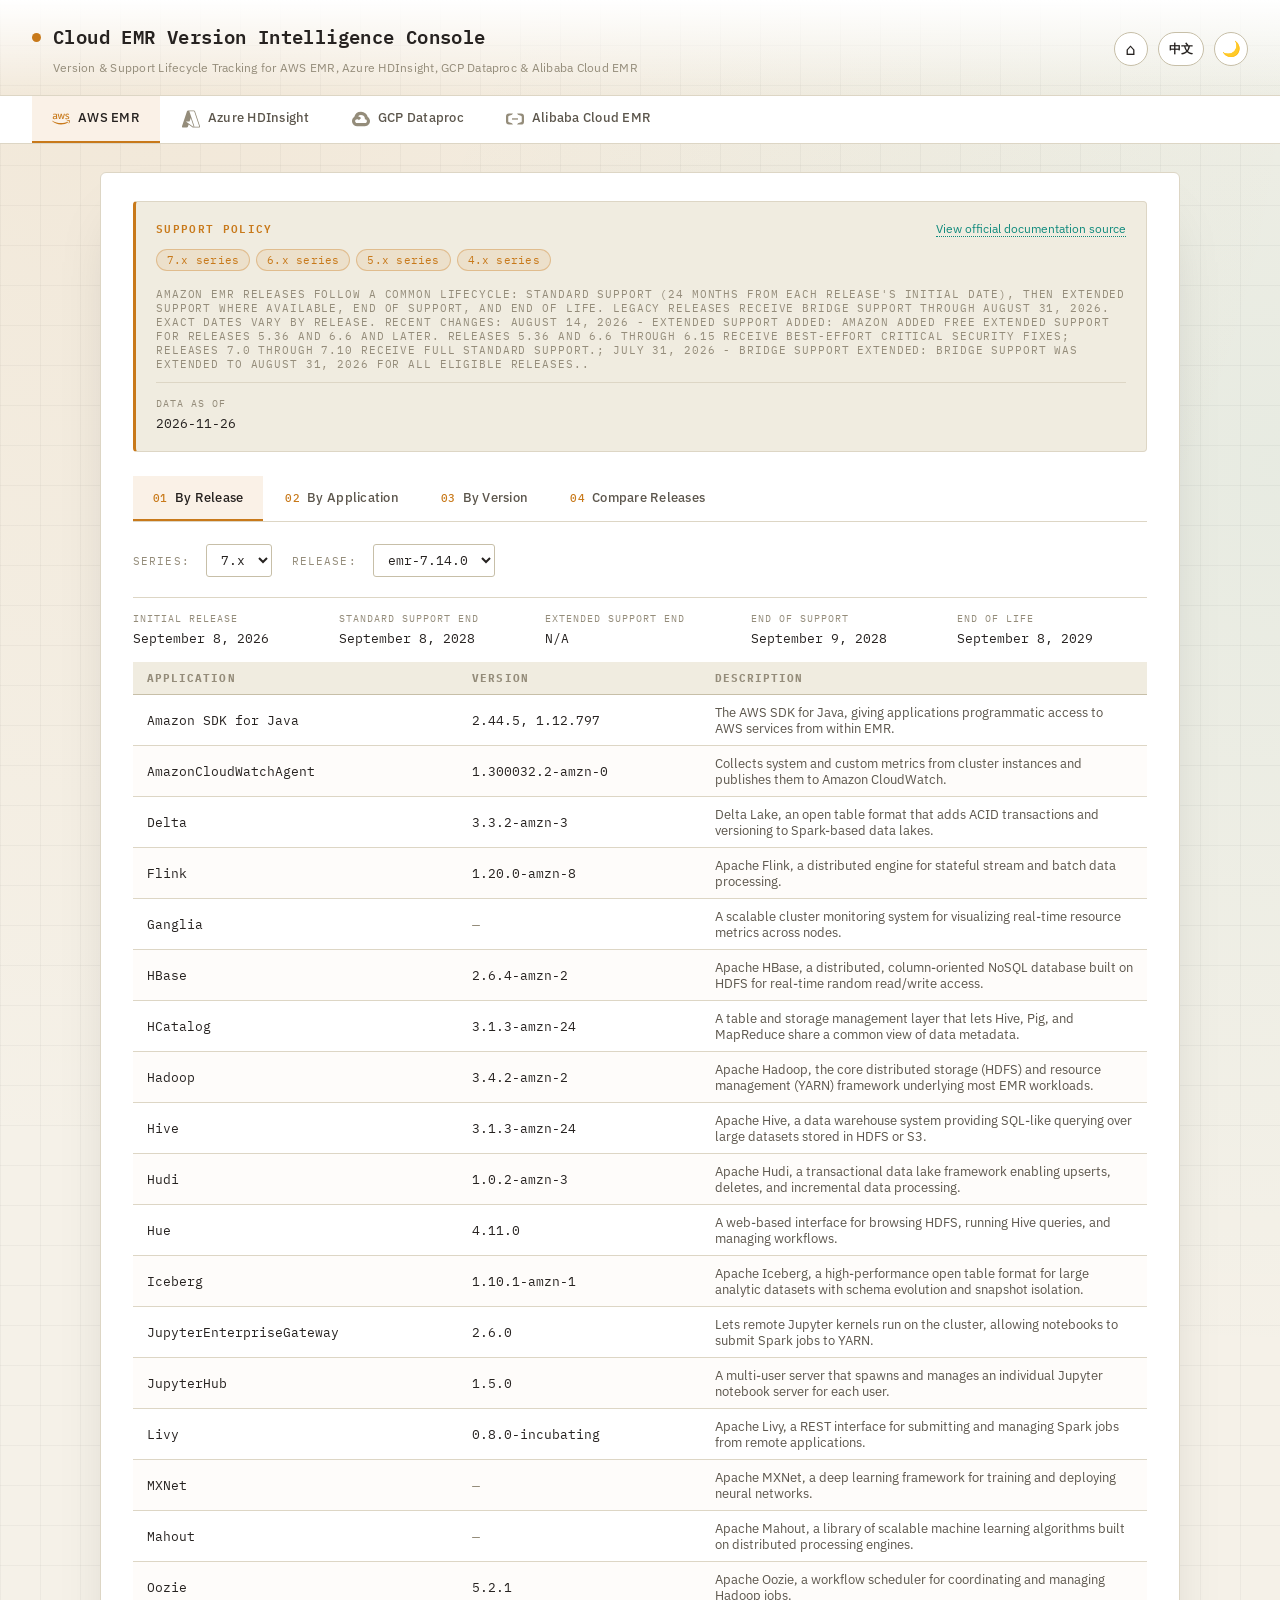
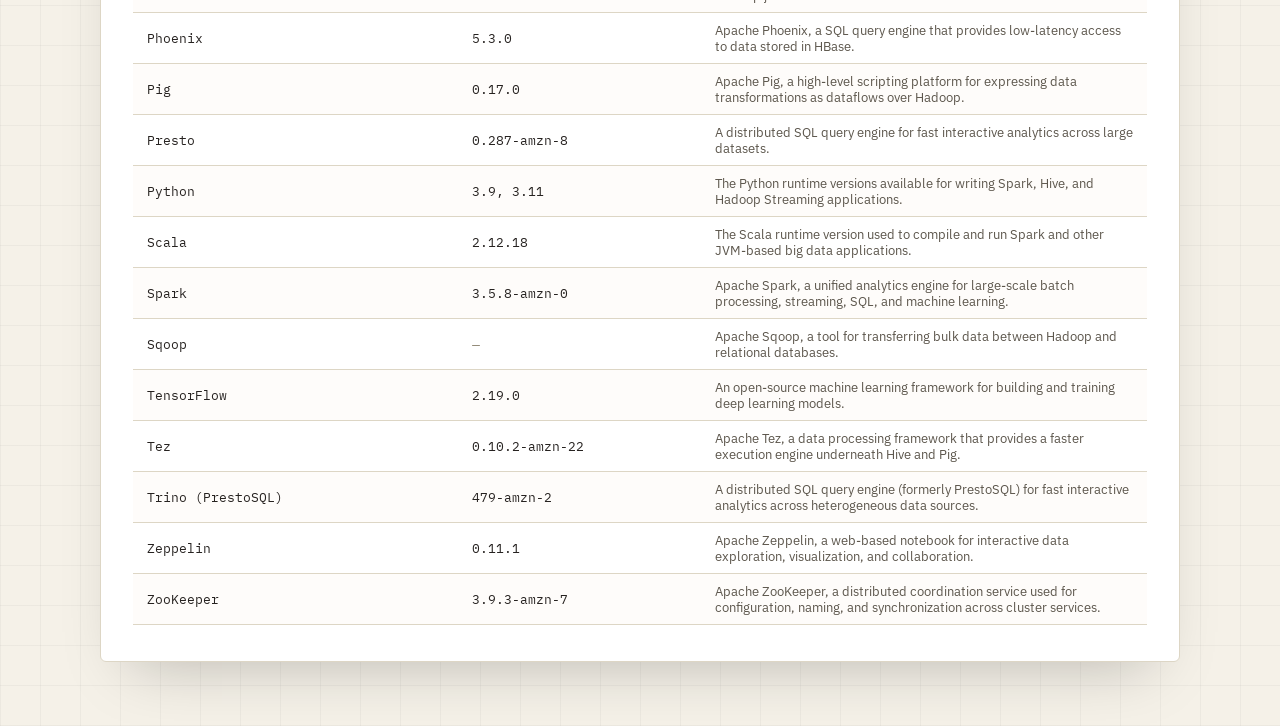
<file: index.html>
<!DOCTYPE html>
<html lang="en">
<head>
  <meta charset="UTF-8" />
  <meta name="viewport" content="width=device-width, initial-scale=1" />
  <title>Cloud EMR Version Intelligence Console</title>
  <script>
    (function () {
      var saved = localStorage.getItem('cloud-emr-theme');
      if (saved === 'dark') {
        document.documentElement.setAttribute('data-theme', 'dark');
      }
    })();
  </script>
  <style>
@import url('https://fonts.googleapis.com/css2?family=IBM+Plex+Mono:wght@400;500;600&family=IBM+Plex+Sans:wght@400;500;600;700&display=swap');

:root {
  --font-display: 'IBM Plex Mono', 'Cascadia Code', Consolas, monospace;
  --font-body: 'IBM Plex Sans', 'Segoe UI', system-ui, sans-serif;

  /* Day theme (default) */
  --bg: #f5f1e8;
  --bg-elevated: #ffffff;
  --bg-panel: #ffffff;
  --bg-panel-alt: #f0ece0;
  --border: #ddd6c5;
  --border-strong: #c7bfa8;

  --text-primary: #262220;
  --text-secondary: #5c564c;
  --text-muted: #948c7a;

  --accent: #c8791a;
  --accent-rgb: 200, 121, 26;
  --accent-strong: #a8630f;
  --accent-soft: rgba(200, 121, 26, 0.1);
  --accent-2: #0f8a7c;
  --accent-2-rgb: 15, 138, 124;
  --grid-line: rgba(0, 0, 0, 0.035);
}

[data-theme='dark'] {
  --bg: #0b0d10;
  --bg-elevated: #12151a;
  --bg-panel: #15181e;
  --bg-panel-alt: #1a1e25;
  --border: #262b33;
  --border-strong: #3a4048;

  --text-primary: #e8ecf1;
  --text-secondary: #8b95a3;
  --text-muted: #565f6c;

  --accent: #ffb020;
  --accent-rgb: 255, 176, 32;
  --accent-strong: #ffc85c;
  --accent-soft: rgba(255, 176, 32, 0.12);
  --accent-2: #4fd1c5;
  --accent-2-rgb: 79, 209, 197;
  --grid-line: rgba(255, 255, 255, 0.025);
}

* {
  box-sizing: border-box;
}

body {
  margin: 0;
  font-family: var(--font-body);
  color: var(--text-primary);
  background-color: var(--bg);
  background-image:
    radial-gradient(circle at 12% 0%, rgba(var(--accent-rgb), 0.08), transparent 45%),
    radial-gradient(circle at 100% 20%, rgba(var(--accent-2-rgb), 0.06), transparent 40%),
    repeating-linear-gradient(0deg, var(--grid-line) 0px, var(--grid-line) 1px, transparent 1px, transparent 40px),
    repeating-linear-gradient(90deg, var(--grid-line) 0px, var(--grid-line) 1px, transparent 1px, transparent 40px);
  min-height: 100vh;
  transition: background-color 0.25s ease, color 0.25s ease;
}

/* ---------- Header ---------- */

.app-header {
  display: flex;
  align-items: center;
  justify-content: space-between;
  gap: 16px;
  padding: 22px 32px 20px;
  background: linear-gradient(180deg, var(--bg-elevated), rgba(0, 0, 0, 0));
  border-bottom: 1px solid var(--border);
  transition: background-color 0.25s ease, border-color 0.25s ease;
}

.header-titles h1 {
  margin: 0;
  font-family: var(--font-display);
  font-size: 19px;
  font-weight: 600;
  letter-spacing: 0.02em;
  display: flex;
  align-items: center;
  gap: 12px;
}

.header-titles h1::before {
  content: '';
  display: inline-block;
  width: 9px;
  height: 9px;
  border-radius: 50%;
  background: var(--accent);
  box-shadow: 0 0 0 0 rgba(var(--accent-rgb), 0.55);
  animation: pulseDot 2.4s ease-in-out infinite;
  flex-shrink: 0;
}

.header-subtitle {
  display: block;
  margin: 8px 0 0 21px;
  font-family: var(--font-body);
  font-size: 12px;
  font-weight: 400;
  letter-spacing: 0.02em;
  color: var(--text-muted);
}

.header-actions {
  display: flex;
  align-items: center;
  gap: 10px;
  flex-shrink: 0;
}

.lang-toggle {
  flex-shrink: 0;
  min-width: 40px;
  height: 34px;
  padding: 0 10px;
  border-radius: 17px;
  border: 1px solid var(--border-strong);
  background: var(--bg-elevated);
  color: var(--text-primary);
  cursor: pointer;
  display: inline-flex;
  align-items: center;
  justify-content: center;
  font-family: var(--font-body);
  font-size: 12px;
  font-weight: 600;
  letter-spacing: 0.02em;
  line-height: 1;
  transition: border-color 0.15s ease, background-color 0.15s ease, color 0.15s ease;
}

.lang-toggle:hover {
  border-color: var(--accent);
  color: var(--accent);
}

.theme-toggle {
  flex-shrink: 0;
  width: 34px;
  height: 34px;
  border-radius: 50%;
  border: 1px solid var(--border-strong);
  background: var(--bg-elevated);
  color: var(--text-primary);
  cursor: pointer;
  display: inline-flex;
  align-items: center;
  justify-content: center;
  font-size: 15px;
  line-height: 1;
  transition: border-color 0.15s ease, transform 0.2s ease, background-color 0.15s ease;
}

/* 返回首页按钮：与 theme-toggle 同风格的圆形图标按钮 */
.home-link {
  flex-shrink: 0;
  width: 34px;
  height: 34px;
  border-radius: 50%;
  border: 1px solid var(--border-strong);
  background: var(--bg-elevated);
  color: var(--text-primary);
  cursor: pointer;
  display: inline-flex;
  align-items: center;
  justify-content: center;
  font-size: 16px;
  line-height: 1;
  text-decoration: none;
  transition: border-color 0.15s ease, transform 0.2s ease, background-color 0.15s ease, color 0.15s ease;
}

.home-link::before {
  content: '\2302'; /* ⌂ 房子图标 */
}

.home-link:hover {
  border-color: var(--accent);
  color: var(--accent);
  transform: translateY(-1px);
}

.theme-toggle:hover {
  border-color: var(--accent);
  transform: rotate(14deg);
}

.theme-toggle::before {
  content: '\1F319';
}

[data-theme='dark'] .theme-toggle::before {
  content: '\2600\FE0F';
}

/* ---------- Tab bars ---------- */

.provider-tab-bar {
  display: flex;
  gap: 2px;
  padding: 0 32px;
  background: var(--bg-elevated);
  border-bottom: 1px solid var(--border);
  transition: background-color 0.25s ease, border-color 0.25s ease;
}

.sub-tab-bar {
  display: flex;
  gap: 2px;
  border-bottom: 1px solid var(--border);
  counter-reset: tabnum;
}

.provider-tab-btn,
.sub-tab-btn {
  position: relative;
  padding: 13px 20px;
  border: none;
  background: transparent;
  cursor: pointer;
  font-family: var(--font-body);
  font-size: 13px;
  font-weight: 500;
  letter-spacing: 0.02em;
  color: var(--text-secondary);
  border-bottom: 2px solid transparent;
  transition: color 0.15s ease, background-color 0.15s ease, border-color 0.15s ease;
}

.provider-tab-btn::before {
  display: none;
}

.provider-tab-logo {
  display: inline-flex;
  align-items: center;
  justify-content: center;
  width: 18px;
  height: 18px;
  margin-right: 8px;
  vertical-align: middle;
  flex-shrink: 0;
  color: var(--text-muted);
  transition: color 0.15s ease;
}

.provider-tab-logo svg {
  display: block;
  width: 100%;
  height: 100%;
}

.provider-tab-btn:hover .provider-tab-logo {
  color: var(--text-primary);
}

.provider-tab-btn.active .provider-tab-logo {
  color: var(--accent);
}

.sub-tab-btn::before {
  counter-increment: tabnum;
  content: counter(tabnum, decimal-leading-zero) '  ';
  color: var(--accent);
  font-family: var(--font-display);
  font-size: 11px;
}

.provider-tab-btn:hover,
.sub-tab-btn:hover {
  color: var(--text-primary);
  background: rgba(var(--accent-rgb), 0.06);
}

.provider-tab-btn.active,
.sub-tab-btn.active {
  color: var(--text-primary);
  border-bottom-color: var(--accent);
  background: var(--accent-soft);
}

.provider-tab-btn.active::before {
  display: none;
}

.provider-tab-btn.disabled {
  color: var(--text-muted);
  cursor: not-allowed;
}

.provider-tab-btn.disabled::after {
  content: 'SOON';
  margin-left: 10px;
  padding: 1px 6px;
  font-family: var(--font-display);
  font-size: 9px;
  letter-spacing: 0.1em;
  color: var(--text-muted);
  border: 1px dashed var(--border-strong);
  border-radius: 3px;
}

.provider-tab-btn.disabled:hover {
  color: var(--text-muted);
  background: transparent;
}

/* ---------- Main panel ---------- */

.provider-panel {
  max-width: 1080px;
  margin: 28px auto 64px;
  padding: 28px 32px 36px;
  background: var(--bg-panel);
  border: 1px solid var(--border);
  border-radius: 6px;
  box-shadow: 0 30px 60px -30px rgba(0, 0, 0, 0.25);
  transition: background-color 0.25s ease, border-color 0.25s ease;
}

[data-theme='dark'] .provider-panel {
  box-shadow: 0 30px 60px -30px rgba(0, 0, 0, 0.6);
}

.coming-soon {
  display: block;
  max-width: 360px;
  margin: 56px auto;
  padding: 36px 24px;
  text-align: center;
  border: 1px dashed var(--border-strong);
  border-radius: 4px;
  color: var(--text-muted);
  font-family: var(--font-display);
  font-size: 11px;
  letter-spacing: 0.14em;
  text-transform: uppercase;
}

.coming-soon::before {
  content: '\23f3';
  display: block;
  font-size: 26px;
  margin-bottom: 14px;
  filter: grayscale(1) opacity(0.6);
}

.support-banner {
  position: relative;
  background: var(--bg-panel-alt);
  border: 1px solid var(--border);
  border-left: 3px solid var(--accent);
  border-radius: 4px;
  padding: 16px 20px 18px;
  margin-bottom: 24px;
  animation: fadeSlideIn 0.4s ease both;
}

.support-banner-head {
  display: flex;
  align-items: baseline;
  justify-content: space-between;
  flex-wrap: wrap;
  gap: 8px;
  margin-bottom: 12px;
}

.support-banner-title {
  font-family: var(--font-display);
  font-size: 11px;
  font-weight: 600;
  letter-spacing: 0.12em;
  text-transform: uppercase;
  color: var(--accent);
}

.support-banner-link {
  font-size: 12px;
  color: var(--accent-2);
  text-decoration: none;
  border-bottom: 1px dotted var(--accent-2);
  white-space: nowrap;
}

.support-banner-link:hover {
  color: var(--text-primary);
  border-bottom-color: var(--text-primary);
}

.policy-badges {
  display: flex;
  flex-wrap: wrap;
  gap: 6px;
  margin-bottom: 16px;
}

.policy-badge {
  padding: 3px 10px;
  font-family: var(--font-display);
  font-size: 11px;
  letter-spacing: 0.02em;
  color: var(--accent);
  background: var(--accent-soft);
  border: 1px solid rgba(var(--accent-rgb), 0.35);
  border-radius: 999px;
  white-space: nowrap;
}

.policy-stats {
  display: grid;
  grid-template-columns: repeat(auto-fit, minmax(150px, 1fr));
  gap: 16px;
  padding-top: 14px;
  border-top: 1px solid var(--border);
}

.policy-stat-label {
  font-family: var(--font-display);
  font-size: 10px;
  letter-spacing: 0.1em;
  text-transform: uppercase;
  color: var(--text-muted);
  margin-bottom: 5px;
}

.policy-stat-value {
  font-family: var(--font-display);
  font-size: 13px;
  color: var(--text-primary);
  line-height: 1.4;
}

.sub-tab-panel {
  padding-top: 22px;
}

/* ---------- Query controls ---------- */

.query-panel {
  animation: fadeSlideIn 0.35s ease both;
}

.filters {
  display: flex;
  flex-wrap: wrap;
  align-items: center;
  gap: 20px;
  margin-bottom: 20px;
}

.query-panel .field {
  margin-bottom: 0;
}

.query-panel label {
  font-family: var(--font-display);
  font-size: 11px;
  letter-spacing: 0.1em;
  text-transform: uppercase;
  color: var(--text-muted);
}

.query-panel select {
  margin-left: 8px;
  padding: 6px 10px;
  font-family: var(--font-display);
  font-size: 13px;
  color: var(--text-primary);
  background: var(--bg-elevated);
  border: 1px solid var(--border-strong);
  border-radius: 3px;
  outline: none;
  transition: border-color 0.15s ease, box-shadow 0.15s ease;
}

.query-panel select:hover {
  border-color: var(--accent);
}

.query-panel select:focus {
  border-color: var(--accent);
  box-shadow: 0 0 0 3px var(--accent-soft);
}

.result {
  animation: fadeSlideIn 0.3s ease both;
}

/* ---------- Table ---------- */

.data-table {
  border-collapse: collapse;
  width: 100%;
  font-size: 13px;
  margin-top: 14px;
}

.data-table th,
.data-table td {
  padding: 9px 14px;
  text-align: left;
  border-bottom: 1px solid var(--border);
}

.data-table thead th {
  font-family: var(--font-display);
  font-size: 10.5px;
  letter-spacing: 0.1em;
  text-transform: uppercase;
  color: var(--text-muted);
  background: var(--bg-panel-alt);
  border-bottom: 1px solid var(--border-strong);
}

.data-table td {
  font-family: var(--font-display);
  color: var(--text-primary);
}

.data-table tbody tr:nth-child(even) {
  background: rgba(var(--accent-rgb), 0.02);
}

.release-table th:last-child,
.release-table td:last-child {
  width: 44%;
}

.release-table td:last-child {
  font-family: var(--font-body);
  font-size: 12.5px;
  color: var(--text-secondary);
}

.data-table tbody tr {
  animation: rowIn 0.3s ease both;
  transition: background-color 0.12s ease, box-shadow 0.12s ease;
}

.data-table tbody tr:hover {
  background: var(--accent-soft);
  box-shadow: inset 3px 0 0 var(--accent);
}

.data-table tbody tr:nth-child(1) { animation-delay: 0ms; }
.data-table tbody tr:nth-child(2) { animation-delay: 20ms; }
.data-table tbody tr:nth-child(3) { animation-delay: 40ms; }
.data-table tbody tr:nth-child(4) { animation-delay: 60ms; }
.data-table tbody tr:nth-child(5) { animation-delay: 80ms; }
.data-table tbody tr:nth-child(6) { animation-delay: 100ms; }
.data-table tbody tr:nth-child(7) { animation-delay: 120ms; }
.data-table tbody tr:nth-child(8) { animation-delay: 140ms; }
.data-table tbody tr:nth-child(9) { animation-delay: 160ms; }
.data-table tbody tr:nth-child(10) { animation-delay: 180ms; }
.data-table tbody tr:nth-child(11) { animation-delay: 200ms; }
.data-table tbody tr:nth-child(12) { animation-delay: 220ms; }

.cell-empty {
  color: var(--text-muted);
  font-style: italic;
}

/* ---------- Buttons ---------- */

/* ---------- Compare mode ---------- */

.compare-checkboxes {
  display: grid;
  grid-template-columns: repeat(auto-fill, minmax(150px, 1fr));
  gap: 8px;
  max-height: 220px;
  overflow-y: auto;
  border: 1px solid var(--border);
  background: var(--bg-elevated);
  padding: 14px;
  border-radius: 4px;
  margin-bottom: 16px;
}

.compare-checkboxes::-webkit-scrollbar {
  width: 8px;
}

.compare-checkboxes::-webkit-scrollbar-thumb {
  background: var(--border-strong);
  border-radius: 4px;
}

.compare-item {
  display: flex;
  align-items: center;
  gap: 8px;
  font-family: var(--font-display);
  font-size: 12px;
  color: var(--text-secondary);
}

.compare-item input[type="checkbox"] {
  width: 15px;
  height: 15px;
  accent-color: var(--accent);
  cursor: pointer;
}

.compare-item:has(input:disabled) {
  color: var(--text-muted);
  opacity: 0.5;
}

.compare-item input[type="checkbox"]:disabled {
  cursor: not-allowed;
}

.empty-msg,
.hint {
  color: var(--text-muted);
  font-size: 12.5px;
  letter-spacing: 0.02em;
}

.hint {
  font-family: var(--font-display);
  text-transform: uppercase;
  font-size: 11px;
  letter-spacing: 0.08em;
}

/* ---------- Motion ---------- */

@keyframes fadeSlideIn {
  from { opacity: 0; transform: translateY(8px); }
  to { opacity: 1; transform: translateY(0); }
}

@keyframes rowIn {
  from { opacity: 0; transform: translateY(4px); }
  to { opacity: 1; transform: translateY(0); }
}

@keyframes pulseDot {
  0%, 100% { box-shadow: 0 0 0 0 rgba(var(--accent-rgb), 0.55); }
  50% { box-shadow: 0 0 0 6px rgba(var(--accent-rgb), 0); }
}

  </style>
</head>
<body>
  <header class="app-header">
    <div class="header-titles">
      <h1 id="header-title">Cloud EMR Version Intelligence Console</h1>
      <p id="header-subtitle" class="header-subtitle"></p>
    </div>
    <div class="header-actions">
      <a id="home-link" class="home-link" href="https://www.cloudproduct.top/" target="_blank" rel="noopener" aria-label="Back to home"></a>
      <button id="lang-toggle" class="lang-toggle" type="button" aria-label="Switch interface language"></button>
      <button id="theme-toggle" class="theme-toggle" type="button" aria-label="Toggle day and night theme"></button>
    </div>
  </header>
  <nav id="provider-tab-bar" class="provider-tab-bar"></nav>
  <main id="provider-panel" class="provider-panel"></main>

  <script>
// 本文件由 scripts/build-data.js 自动生成，请勿手动编辑。
// 数据源: aws-emr-application-version-info.json
window.CLOUD_DATA = window.CLOUD_DATA || {};
window.CLOUD_DATA.aws = {
  "dataAsOf": "2026-11-26",
  "standardSupportPolicy": {
    "source": "https://docs.amazonaws.cn/en_us/emr/latest/ReleaseGuide/emr-standard-support.html",
    "note": {
      "en": "Amazon EMR releases follow a common lifecycle: Standard Support (24 months from each release's initial date), then Extended Support where available, End of Support, and End of Life. Legacy releases receive Bridge Support through August 31, 2026. Exact dates vary by release. Recent changes: August 14, 2026 - Extended Support added: Amazon added free Extended Support for releases 5.36 and 6.6 and later. Releases 5.36 and 6.6 through 6.15 receive best-effort critical security fixes; releases 7.0 through 7.10 receive full Standard Support.; July 31, 2026 - Bridge support extended: Bridge support was extended to August 31, 2026 for all eligible releases..",
      "zh": "Amazon EMR 各 release 遵循统一的生命周期：标准支持（自首次发布起 24 个月），随后（如适用）为扩展支持、停止支持，最终生命周期终止。历史版本由 Bridge Support 覆盖至 August 31, 2026。具体日期因版本而异。 近期变更：August 14, 2026 - 新增 Extended Support：Amazon 为 5.36 及 6.6 之后版本提供免费 Extended Support：5.36 与 6.6–6.15 获得尽力而为的关键安全修复；7.0–7.10 获得完整 Standard Support。；July 31, 2026 - Bridge support 延期：所有符合条件的版本，Bridge support 延长至 August 31, 2026。。"
    },
    "announcedDate": "July 25, 2024",
    "releases": {
      "2.x": {
        "initialReleaseDate": "January 1, 2013",
        "standardSupportEndDate": "Bridge support until August 31, 2026",
        "extendedSupportEndDate": "N/A",
        "endOfSupportStartDate": "September 1, 2026",
        "endOfLifeStartDate": "September 1, 2027"
      },
      "3.x": {
        "initialReleaseDate": "January 1, 2014",
        "standardSupportEndDate": "Bridge support until August 31, 2026",
        "extendedSupportEndDate": "N/A",
        "endOfSupportStartDate": "September 1, 2026",
        "endOfLifeStartDate": "September 1, 2027"
      },
      "4.x": {
        "initialReleaseDate": "November 18, 2015",
        "standardSupportEndDate": "Bridge support until August 31, 2026",
        "extendedSupportEndDate": "N/A",
        "endOfSupportStartDate": "September 1, 2026",
        "endOfLifeStartDate": "September 1, 2027"
      },
      "5.x": {
        "initialReleaseDate": "July 27, 2016",
        "standardSupportEndDate": "Bridge support until August 31, 2026",
        "extendedSupportEndDate": "N/A",
        "endOfSupportStartDate": "September 1, 2026",
        "endOfLifeStartDate": "September 1, 2027"
      },
      "5.1": {
        "initialReleaseDate": "November 3, 2016",
        "standardSupportEndDate": "Bridge support until August 31, 2026",
        "extendedSupportEndDate": "N/A",
        "endOfSupportStartDate": "September 1, 2026",
        "endOfLifeStartDate": "September 1, 2027"
      },
      "5.2": {
        "initialReleaseDate": "November 21, 2016",
        "standardSupportEndDate": "Bridge support until August 31, 2026",
        "extendedSupportEndDate": "N/A",
        "endOfSupportStartDate": "September 1, 2026",
        "endOfLifeStartDate": "September 1, 2027"
      },
      "5.3": {
        "initialReleaseDate": "January 26, 2017",
        "standardSupportEndDate": "Bridge support until August 31, 2026",
        "extendedSupportEndDate": "N/A",
        "endOfSupportStartDate": "September 1, 2026",
        "endOfLifeStartDate": "September 1, 2027"
      },
      "5.4": {
        "initialReleaseDate": "March 8, 2017",
        "standardSupportEndDate": "Bridge support until August 31, 2026",
        "extendedSupportEndDate": "N/A",
        "endOfSupportStartDate": "September 1, 2026",
        "endOfLifeStartDate": "September 1, 2027"
      },
      "5.5": {
        "initialReleaseDate": "April 26, 2017",
        "standardSupportEndDate": "Bridge support until August 31, 2026",
        "extendedSupportEndDate": "N/A",
        "endOfSupportStartDate": "September 1, 2026",
        "endOfLifeStartDate": "September 1, 2027"
      },
      "5.6": {
        "initialReleaseDate": "June 5, 2017",
        "standardSupportEndDate": "Bridge support until August 31, 2026",
        "extendedSupportEndDate": "N/A",
        "endOfSupportStartDate": "September 1, 2026",
        "endOfLifeStartDate": "September 1, 2027"
      },
      "5.7": {
        "initialReleaseDate": "July 13, 2017",
        "standardSupportEndDate": "Bridge support until August 31, 2026",
        "extendedSupportEndDate": "N/A",
        "endOfSupportStartDate": "September 1, 2026",
        "endOfLifeStartDate": "September 1, 2027"
      },
      "5.8": {
        "initialReleaseDate": "August 10, 2017",
        "standardSupportEndDate": "Bridge support until August 31, 2026",
        "extendedSupportEndDate": "N/A",
        "endOfSupportStartDate": "September 1, 2026",
        "endOfLifeStartDate": "September 1, 2027"
      },
      "5.9": {
        "initialReleaseDate": "October 5, 2017",
        "standardSupportEndDate": "Bridge support until August 31, 2026",
        "extendedSupportEndDate": "N/A",
        "endOfSupportStartDate": "September 1, 2026",
        "endOfLifeStartDate": "September 1, 2027"
      },
      "5.10": {
        "initialReleaseDate": "October 6, 2017",
        "standardSupportEndDate": "Bridge support until August 31, 2026",
        "extendedSupportEndDate": "N/A",
        "endOfSupportStartDate": "September 1, 2026",
        "endOfLifeStartDate": "September 1, 2027"
      },
      "5.11": {
        "initialReleaseDate": "January 22, 2018",
        "standardSupportEndDate": "Bridge support until August 31, 2026",
        "extendedSupportEndDate": "N/A",
        "endOfSupportStartDate": "September 1, 2026",
        "endOfLifeStartDate": "September 1, 2027"
      },
      "5.12": {
        "initialReleaseDate": "March 29, 2018",
        "standardSupportEndDate": "Bridge support until August 31, 2026",
        "extendedSupportEndDate": "N/A",
        "endOfSupportStartDate": "September 1, 2026",
        "endOfLifeStartDate": "September 1, 2027"
      },
      "5.13": {
        "initialReleaseDate": "May 29, 2018",
        "standardSupportEndDate": "Bridge support until August 31, 2026",
        "extendedSupportEndDate": "N/A",
        "endOfSupportStartDate": "September 1, 2026",
        "endOfLifeStartDate": "September 1, 2027"
      },
      "5.14": {
        "initialReleaseDate": "June 4, 2018",
        "standardSupportEndDate": "Bridge support until August 31, 2026",
        "extendedSupportEndDate": "N/A",
        "endOfSupportStartDate": "September 1, 2026",
        "endOfLifeStartDate": "September 1, 2027"
      },
      "5.15": {
        "initialReleaseDate": "June 21, 2018",
        "standardSupportEndDate": "Bridge support until August 31, 2026",
        "extendedSupportEndDate": "N/A",
        "endOfSupportStartDate": "September 1, 2026",
        "endOfLifeStartDate": "September 1, 2027"
      },
      "5.16": {
        "initialReleaseDate": "July 19, 2018",
        "standardSupportEndDate": "Bridge support until August 31, 2026",
        "extendedSupportEndDate": "N/A",
        "endOfSupportStartDate": "September 1, 2026",
        "endOfLifeStartDate": "September 1, 2027"
      },
      "5.17": {
        "initialReleaseDate": "August 30, 2018",
        "standardSupportEndDate": "Bridge support until August 31, 2026",
        "extendedSupportEndDate": "N/A",
        "endOfSupportStartDate": "September 1, 2026",
        "endOfLifeStartDate": "September 1, 2027"
      },
      "5.18": {
        "initialReleaseDate": "October 24, 2018",
        "standardSupportEndDate": "Bridge support until August 31, 2026",
        "extendedSupportEndDate": "N/A",
        "endOfSupportStartDate": "September 1, 2026",
        "endOfLifeStartDate": "September 1, 2027"
      },
      "5.19": {
        "initialReleaseDate": "November 7, 2018",
        "standardSupportEndDate": "Bridge support until August 31, 2026",
        "extendedSupportEndDate": "N/A",
        "endOfSupportStartDate": "September 1, 2026",
        "endOfLifeStartDate": "September 1, 2027"
      },
      "5.20": {
        "initialReleaseDate": "December 18, 2018",
        "standardSupportEndDate": "Bridge support until August 31, 2026",
        "extendedSupportEndDate": "N/A",
        "endOfSupportStartDate": "September 1, 2026",
        "endOfLifeStartDate": "September 1, 2027"
      },
      "5.21": {
        "initialReleaseDate": "February 18, 2019",
        "standardSupportEndDate": "Bridge support until August 31, 2026",
        "extendedSupportEndDate": "N/A",
        "endOfSupportStartDate": "September 1, 2026",
        "endOfLifeStartDate": "September 1, 2027"
      },
      "5.22": {
        "initialReleaseDate": "March 20, 2019",
        "standardSupportEndDate": "Bridge support until August 31, 2026",
        "extendedSupportEndDate": "N/A",
        "endOfSupportStartDate": "September 1, 2026",
        "endOfLifeStartDate": "September 1, 2027"
      },
      "5.23": {
        "initialReleaseDate": "April 1, 2019",
        "standardSupportEndDate": "Bridge support until August 31, 2026",
        "extendedSupportEndDate": "N/A",
        "endOfSupportStartDate": "September 1, 2026",
        "endOfLifeStartDate": "September 1, 2027"
      },
      "5.24": {
        "initialReleaseDate": "June 11, 2019",
        "standardSupportEndDate": "Bridge support until August 31, 2026",
        "extendedSupportEndDate": "N/A",
        "endOfSupportStartDate": "September 1, 2026",
        "endOfLifeStartDate": "September 1, 2027"
      },
      "5.25": {
        "initialReleaseDate": "July 17, 2019",
        "standardSupportEndDate": "Bridge support until August 31, 2026",
        "extendedSupportEndDate": "N/A",
        "endOfSupportStartDate": "September 1, 2026",
        "endOfLifeStartDate": "September 1, 2027"
      },
      "5.26": {
        "initialReleaseDate": "August 8, 2019",
        "standardSupportEndDate": "Bridge support until August 31, 2026",
        "extendedSupportEndDate": "N/A",
        "endOfSupportStartDate": "September 1, 2026",
        "endOfLifeStartDate": "September 1, 2027"
      },
      "5.27": {
        "initialReleaseDate": "September 23, 2019",
        "standardSupportEndDate": "Bridge support until August 31, 2026",
        "extendedSupportEndDate": "N/A",
        "endOfSupportStartDate": "September 1, 2026",
        "endOfLifeStartDate": "September 1, 2027"
      },
      "5.28": {
        "initialReleaseDate": "November 12, 2019",
        "standardSupportEndDate": "Bridge support until August 31, 2026",
        "extendedSupportEndDate": "N/A",
        "endOfSupportStartDate": "September 1, 2026",
        "endOfLifeStartDate": "September 1, 2027"
      },
      "5.29": {
        "initialReleaseDate": "January 17, 2020",
        "standardSupportEndDate": "Bridge support until August 31, 2026",
        "extendedSupportEndDate": "N/A",
        "endOfSupportStartDate": "September 1, 2026",
        "endOfLifeStartDate": "September 1, 2027"
      },
      "5.30": {
        "initialReleaseDate": "May 13, 2020",
        "standardSupportEndDate": "Bridge support until August 31, 2026",
        "extendedSupportEndDate": "N/A",
        "endOfSupportStartDate": "September 1, 2026",
        "endOfLifeStartDate": "September 1, 2027"
      },
      "5.31": {
        "initialReleaseDate": "October 9, 2020",
        "standardSupportEndDate": "Bridge support until August 31, 2026",
        "extendedSupportEndDate": "N/A",
        "endOfSupportStartDate": "September 1, 2026",
        "endOfLifeStartDate": "September 1, 2027"
      },
      "5.32": {
        "initialReleaseDate": "January 8, 2021",
        "standardSupportEndDate": "Bridge support until August 31, 2026",
        "extendedSupportEndDate": "N/A",
        "endOfSupportStartDate": "September 1, 2026",
        "endOfLifeStartDate": "September 1, 2027"
      },
      "5.33": {
        "initialReleaseDate": "April 19, 2021",
        "standardSupportEndDate": "Bridge support until August 31, 2026",
        "extendedSupportEndDate": "N/A",
        "endOfSupportStartDate": "September 1, 2026",
        "endOfLifeStartDate": "September 1, 2027"
      },
      "5.34": {
        "initialReleaseDate": "January 20, 2022",
        "standardSupportEndDate": "Bridge support until August 31, 2026",
        "extendedSupportEndDate": "N/A",
        "endOfSupportStartDate": "September 1, 2026",
        "endOfLifeStartDate": "September 1, 2027"
      },
      "5.35": {
        "initialReleaseDate": "March 30, 2022",
        "standardSupportEndDate": "Bridge support until August 31, 2026",
        "extendedSupportEndDate": "N/A",
        "endOfSupportStartDate": "September 1, 2026",
        "endOfLifeStartDate": "September 1, 2027"
      },
      "5.36": {
        "initialReleaseDate": "June 15, 2022",
        "standardSupportEndDate": "Bridge support until August 31, 2026",
        "extendedSupportEndDate": "June 30, 2027",
        "endOfSupportStartDate": "June 30, 2027",
        "endOfLifeStartDate": "July 1, 2028"
      },
      "6.0": {
        "initialReleaseDate": "March 10, 2020",
        "standardSupportEndDate": "Bridge support until August 31, 2026",
        "extendedSupportEndDate": "N/A",
        "endOfSupportStartDate": "September 1, 2026",
        "endOfLifeStartDate": "September 1, 2027"
      },
      "6.1": {
        "initialReleaseDate": "September 4, 2020",
        "standardSupportEndDate": "Bridge support until August 31, 2026",
        "extendedSupportEndDate": "N/A",
        "endOfSupportStartDate": "September 1, 2026",
        "endOfLifeStartDate": "September 1, 2027"
      },
      "6.2": {
        "initialReleaseDate": "December 9, 2020",
        "standardSupportEndDate": "Bridge support until August 31, 2026",
        "extendedSupportEndDate": "N/A",
        "endOfSupportStartDate": "September 1, 2026",
        "endOfLifeStartDate": "September 1, 2027"
      },
      "6.3": {
        "initialReleaseDate": "May 12, 2021",
        "standardSupportEndDate": "Bridge support until August 31, 2026",
        "extendedSupportEndDate": "N/A",
        "endOfSupportStartDate": "September 1, 2026",
        "endOfLifeStartDate": "September 1, 2027"
      },
      "6.4": {
        "initialReleaseDate": "September 20, 2021",
        "standardSupportEndDate": "Bridge support until August 31, 2026",
        "extendedSupportEndDate": "N/A",
        "endOfSupportStartDate": "September 1, 2026",
        "endOfLifeStartDate": "September 1, 2027"
      },
      "6.5": {
        "initialReleaseDate": "January 20, 2022",
        "standardSupportEndDate": "Bridge support until August 31, 2026",
        "extendedSupportEndDate": "N/A",
        "endOfSupportStartDate": "September 1, 2026",
        "endOfLifeStartDate": "September 1, 2027"
      },
      "6.6": {
        "initialReleaseDate": "May 9, 2022",
        "standardSupportEndDate": "Bridge support until August 31, 2026",
        "extendedSupportEndDate": "June 30, 2027",
        "endOfSupportStartDate": "June 30, 2027",
        "endOfLifeStartDate": "July 1, 2028"
      },
      "6.7": {
        "initialReleaseDate": "July 15, 2022",
        "standardSupportEndDate": "Bridge support until August 31, 2026",
        "extendedSupportEndDate": "June 30, 2027",
        "endOfSupportStartDate": "June 30, 2027",
        "endOfLifeStartDate": "July 1, 2028"
      },
      "6.8": {
        "initialReleaseDate": "August 31, 2022",
        "standardSupportEndDate": "Bridge support until August 31, 2026",
        "extendedSupportEndDate": "June 30, 2027",
        "endOfSupportStartDate": "June 30, 2027",
        "endOfLifeStartDate": "July 1, 2028"
      },
      "6.9": {
        "initialReleaseDate": "November 14, 2022",
        "standardSupportEndDate": "Bridge support until August 31, 2026",
        "extendedSupportEndDate": "June 30, 2027",
        "endOfSupportStartDate": "June 30, 2027",
        "endOfLifeStartDate": "July 1, 2028"
      },
      "6.10": {
        "initialReleaseDate": "February 27, 2023",
        "standardSupportEndDate": "Bridge support until August 31, 2026",
        "extendedSupportEndDate": "June 30, 2027",
        "endOfSupportStartDate": "June 30, 2027",
        "endOfLifeStartDate": "July 1, 2028"
      },
      "6.11": {
        "initialReleaseDate": "May 16, 2023",
        "standardSupportEndDate": "Bridge support until August 31, 2026",
        "extendedSupportEndDate": "June 30, 2027",
        "endOfSupportStartDate": "June 30, 2027",
        "endOfLifeStartDate": "July 1, 2028"
      },
      "6.12": {
        "initialReleaseDate": "July 21, 2023",
        "standardSupportEndDate": "Bridge support until August 31, 2026",
        "extendedSupportEndDate": "June 30, 2027",
        "endOfSupportStartDate": "June 30, 2027",
        "endOfLifeStartDate": "July 1, 2028"
      },
      "6.13": {
        "initialReleaseDate": "September 23, 2023",
        "standardSupportEndDate": "Bridge support until August 31, 2026",
        "extendedSupportEndDate": "June 30, 2027",
        "endOfSupportStartDate": "June 30, 2027",
        "endOfLifeStartDate": "July 1, 2028"
      },
      "6.14": {
        "initialReleaseDate": "October 4, 2023",
        "standardSupportEndDate": "Bridge support until August 31, 2026",
        "extendedSupportEndDate": "June 30, 2027",
        "endOfSupportStartDate": "June 30, 2027",
        "endOfLifeStartDate": "July 1, 2028"
      },
      "6.15": {
        "initialReleaseDate": "November 13, 2023",
        "standardSupportEndDate": "Bridge support until August 31, 2026",
        "extendedSupportEndDate": "June 30, 2027",
        "endOfSupportStartDate": "June 30, 2027",
        "endOfLifeStartDate": "July 1, 2028"
      },
      "7.0": {
        "initialReleaseDate": "December 19, 2023",
        "standardSupportEndDate": "Bridge support until August 31, 2026",
        "extendedSupportEndDate": "August 31, 2027",
        "endOfSupportStartDate": "August 31, 2027",
        "endOfLifeStartDate": "August 31, 2028"
      },
      "7.1": {
        "initialReleaseDate": "April 23, 2024",
        "standardSupportEndDate": "Bridge support until August 31, 2026",
        "extendedSupportEndDate": "August 31, 2027",
        "endOfSupportStartDate": "August 31, 2027",
        "endOfLifeStartDate": "August 31, 2028"
      },
      "7.2": {
        "initialReleaseDate": "July 25, 2024",
        "standardSupportEndDate": "Bridge support until August 31, 2026",
        "extendedSupportEndDate": "August 31, 2027",
        "endOfSupportStartDate": "August 31, 2027",
        "endOfLifeStartDate": "August 31, 2028"
      },
      "7.3": {
        "initialReleaseDate": "October 16, 2024",
        "standardSupportEndDate": "October 16, 2026",
        "extendedSupportEndDate": "August 31, 2027",
        "endOfSupportStartDate": "August 31, 2027",
        "endOfLifeStartDate": "August 31, 2028"
      },
      "7.4": {
        "initialReleaseDate": "November 13, 2024",
        "standardSupportEndDate": "November 13, 2026",
        "extendedSupportEndDate": "August 31, 2027",
        "endOfSupportStartDate": "August 31, 2027",
        "endOfLifeStartDate": "August 31, 2028"
      },
      "7.5": {
        "initialReleaseDate": "November 21, 2024",
        "standardSupportEndDate": "November 21, 2026",
        "extendedSupportEndDate": "August 31, 2027",
        "endOfSupportStartDate": "August 31, 2027",
        "endOfLifeStartDate": "August 31, 2028"
      },
      "7.6": {
        "initialReleaseDate": "January 10, 2025",
        "standardSupportEndDate": "January 10, 2027",
        "extendedSupportEndDate": "August 31, 2027",
        "endOfSupportStartDate": "August 31, 2027",
        "endOfLifeStartDate": "August 31, 2028"
      },
      "7.7": {
        "initialReleaseDate": "February 6, 2025",
        "standardSupportEndDate": "February 6, 2027",
        "extendedSupportEndDate": "August 31, 2027",
        "endOfSupportStartDate": "August 31, 2027",
        "endOfLifeStartDate": "August 31, 2028"
      },
      "7.8": {
        "initialReleaseDate": "March 7, 2025",
        "standardSupportEndDate": "March 7, 2027",
        "extendedSupportEndDate": "August 31, 2027",
        "endOfSupportStartDate": "August 31, 2027",
        "endOfLifeStartDate": "August 31, 2028"
      },
      "7.9": {
        "initialReleaseDate": "May 19, 2025",
        "standardSupportEndDate": "May 19, 2027",
        "extendedSupportEndDate": "August 31, 2027",
        "endOfSupportStartDate": "August 31, 2027",
        "endOfLifeStartDate": "August 31, 2028"
      },
      "7.10": {
        "initialReleaseDate": "August 15, 2025",
        "standardSupportEndDate": "August 15, 2027",
        "extendedSupportEndDate": "August 31, 2027",
        "endOfSupportStartDate": "August 31, 2027",
        "endOfLifeStartDate": "August 31, 2028"
      },
      "7.11": {
        "initialReleaseDate": "November 3, 2025",
        "standardSupportEndDate": "November 3, 2027",
        "extendedSupportEndDate": "N/A",
        "endOfSupportStartDate": "November 4, 2027",
        "endOfLifeStartDate": "November 4, 2028"
      },
      "7.12": {
        "initialReleaseDate": "November 21, 2025",
        "standardSupportEndDate": "November 21, 2027",
        "extendedSupportEndDate": "N/A",
        "endOfSupportStartDate": "November 22, 2027",
        "endOfLifeStartDate": "November 22, 2028"
      },
      "7.13": {
        "initialReleaseDate": "April 21, 2026",
        "standardSupportEndDate": "April 20, 2028",
        "extendedSupportEndDate": "N/A",
        "endOfSupportStartDate": "April 21, 2028",
        "endOfLifeStartDate": "April 21, 2029"
      },
      "7.14": {
        "initialReleaseDate": "September 8, 2026",
        "standardSupportEndDate": "September 8, 2028",
        "extendedSupportEndDate": "N/A",
        "endOfSupportStartDate": "September 9, 2028",
        "endOfLifeStartDate": "September 8, 2029"
      },
      "emr-spark-8.0": {
        "initialReleaseDate": "May 21, 2026",
        "standardSupportEndDate": "May 20, 2028",
        "extendedSupportEndDate": "N/A",
        "endOfSupportStartDate": "May 21, 2028",
        "endOfLifeStartDate": "May 21, 2029"
      },
      "emr-spark-8.1 [LTS]": {
        "initialReleaseDate": "September 8, 2026",
        "standardSupportEndDate": "September 7, 2029",
        "extendedSupportEndDate": "N/A",
        "endOfSupportStartDate": "September 8, 2029",
        "endOfLifeStartDate": "September 8, 2029"
      },
      "emr-spark-8.2": {
        "initialReleaseDate": "November 18, 2026",
        "standardSupportEndDate": "November 17, 2028",
        "extendedSupportEndDate": "N/A",
        "endOfSupportStartDate": "November 18, 2028",
        "endOfLifeStartDate": "November 18, 2029"
      }
    }
  },
  "applicationDescriptions": {
    "Amazon SDK for Java": {
      "en": "The AWS SDK for Java, giving applications programmatic access to AWS services from within EMR.",
      "zh": "AWS SDK for Java，使应用能够以编程方式从 EMR 内访问各类 AWS 服务。"
    },
    "Python": {
      "en": "The Python runtime versions available for writing Spark, Hive, and Hadoop Streaming applications.",
      "zh": "Python 运行时及相关包管理工具，可用于编写 Spark、Hive、Hadoop Streaming 等应用与脚本。"
    },
    "Scala": {
      "en": "The Scala runtime version used to compile and run Spark and other JVM-based big data applications.",
      "zh": "Scala 运行时，用于编译和运行 Spark 及其他基于 JVM 的大数据应用。"
    },
    "AmazonCloudWatchAgent": {
      "en": "Collects system and custom metrics from cluster instances and publishes them to Amazon CloudWatch.",
      "zh": "从集群实例采集系统与自定义指标，并发布到 Amazon CloudWatch。"
    },
    "Delta": {
      "en": "Delta Lake, an open table format that adds ACID transactions and versioning to Spark-based data lakes.",
      "zh": "Delta Lake，一个开放表格式，为基于 Spark 的数据湖提供 ACID 事务与版本管理。"
    },
    "Flink": {
      "en": "Apache Flink, a distributed engine for stateful stream and batch data processing.",
      "zh": "Apache Flink，一套用于有状态流式与批量数据处理的分布式引擎。"
    },
    "Ganglia": {
      "en": "A scalable cluster monitoring system for visualizing real-time resource metrics across nodes.",
      "zh": "一个可扩展的集群监控系统，用于可视化各节点的实时资源指标。"
    },
    "HBase": {
      "en": "Apache HBase, a distributed, column-oriented NoSQL database built on HDFS for real-time random read/write access.",
      "zh": "Apache HBase，构建在 HDFS 之上的分布式列式 NoSQL 数据库，支持实时随机读写访问。"
    },
    "HCatalog": {
      "en": "A table and storage management layer that lets Hive, Pig, and MapReduce share a common view of data metadata.",
      "zh": "一个表与存储管理层，使 Hive、Pig 和 MapReduce 能共享统一的数据元数据视图。"
    },
    "Hadoop": {
      "en": "Apache Hadoop, the core distributed storage (HDFS) and resource management (YARN) framework underlying most EMR workloads.",
      "zh": "Apache Hadoop，核心的分布式存储（HDFS）与资源管理（YARN）框架，是大多数大数据工作负载的底座。"
    },
    "Hive": {
      "en": "Apache Hive, a data warehouse system providing SQL-like querying over large datasets stored in HDFS or S3.",
      "zh": "Apache Hive，一套数据仓库系统，可对存储在 HDFS 或对象存储中的大规模数据集进行类 SQL 查询。"
    },
    "Hudi": {
      "en": "Apache Hudi, a transactional data lake framework enabling upserts, deletes, and incremental data processing.",
      "zh": "Apache Hudi，一个事务型数据湖框架，支持更新插入（upsert）、删除与增量数据处理。"
    },
    "Hue": {
      "en": "A web-based interface for browsing HDFS, running Hive queries, and managing workflows.",
      "zh": "一个基于 Web 的界面，用于浏览 HDFS、运行 Hive 查询并管理工作流。"
    },
    "Iceberg": {
      "en": "Apache Iceberg, a high-performance open table format for large analytic datasets with schema evolution and snapshot isolation.",
      "zh": "Apache Iceberg，一个高性能开放表格式，面向大型分析数据集，支持模式演进与快照隔离。"
    },
    "JupyterEnterpriseGateway": {
      "en": "Lets remote Jupyter kernels run on the cluster, allowing notebooks to submit Spark jobs to YARN.",
      "zh": "让远程 Jupyter 内核运行在集群上，使笔记本能够向 YARN 提交 Spark 作业。"
    },
    "JupyterHub": {
      "en": "A multi-user server that spawns and manages an individual Jupyter notebook server for each user.",
      "zh": "一个多用户服务器，可为每位用户派生并管理独立的 Jupyter 笔记本服务。"
    },
    "Livy": {
      "en": "Apache Livy, a REST interface for submitting and managing Spark jobs from remote applications.",
      "zh": "Apache Livy，一个 REST 接口，供远端应用提交与管理 Spark 作业。"
    },
    "MXNet": {
      "en": "Apache MXNet, a deep learning framework for training and deploying neural networks.",
      "zh": "Apache MXNet，一个用于训练和部署神经网络的深度学习框架。"
    },
    "Mahout": {
      "en": "Apache Mahout, a library of scalable machine learning algorithms built on distributed processing engines.",
      "zh": "Apache Mahout，一个构建在分布式处理引擎之上的可扩展机器学习算法库。"
    },
    "Oozie": {
      "en": "Apache Oozie, a workflow scheduler for coordinating and managing Hadoop jobs.",
      "zh": "Apache Oozie，一个用于协调与管理 Hadoop 作业的工作流调度器。"
    },
    "Phoenix": {
      "en": "Apache Phoenix, a SQL query engine that provides low-latency access to data stored in HBase.",
      "zh": "Apache Phoenix，一个 SQL 查询引擎，为存储在 HBase 中的数据提供低延迟访问。"
    },
    "Pig": {
      "en": "Apache Pig, a high-level scripting platform for expressing data transformations as dataflows over Hadoop.",
      "zh": "Apache Pig，一个高层脚本平台，可将数据转换以数据流方式表达并运行于 Hadoop 之上。"
    },
    "Presto": {
      "en": "A distributed SQL query engine for fast interactive analytics across large datasets.",
      "zh": "一个分布式 SQL 查询引擎，可对大规模数据集进行快速交互式分析。"
    },
    "Spark": {
      "en": "Apache Spark, a unified analytics engine for large-scale batch processing, streaming, SQL, and machine learning.",
      "zh": "Apache Spark，一套统一的分析引擎，支持大规模批处理、流处理、SQL 与机器学习。"
    },
    "Sqoop": {
      "en": "Apache Sqoop, a tool for transferring bulk data between Hadoop and relational databases.",
      "zh": "Apache Sqoop，一个用于在 Hadoop 与关系型数据库之间批量传输数据的工具。"
    },
    "TensorFlow": {
      "en": "An open-source machine learning framework for building and training deep learning models.",
      "zh": "一个开源机器学习框架，用于构建和训练深度学习模型。"
    },
    "Tez": {
      "en": "Apache Tez, a data processing framework that provides a faster execution engine underneath Hive and Pig.",
      "zh": "Apache Tez，一套数据处理框架，为 Hive 和 Pig 提供更快速的执行引擎。"
    },
    "Trino (PrestoSQL)": {
      "en": "A distributed SQL query engine (formerly PrestoSQL) for fast interactive analytics across heterogeneous data sources.",
      "zh": "Trino（前身为 PrestoSQL），一个分布式 SQL 查询引擎，可跨异构数据源进行快速交互式分析。"
    },
    "Zeppelin": {
      "en": "Apache Zeppelin, a web-based notebook for interactive data exploration, visualization, and collaboration.",
      "zh": "Apache Zeppelin，一个基于 Web 的笔记本，用于交互式数据探索、可视化与协作。"
    },
    "ZooKeeper": {
      "en": "Apache ZooKeeper, a distributed coordination service used for configuration, naming, and synchronization across cluster services.",
      "zh": "Apache ZooKeeper，一个分布式协调服务，用于集群各服务间的配置、命名与同步。"
    }
  },
  "7.x": {
    "releases": [
      "emr-7.14.0",
      "emr-7.13.0",
      "emr-7.12.0",
      "emr-7.11.0",
      "emr-7.10.0",
      "emr-7.9.0",
      "emr-7.8.0",
      "emr-7.7.0",
      "emr-7.6.0",
      "emr-7.5.0",
      "emr-7.4.0",
      "emr-7.3.0",
      "emr-7.2.0",
      "emr-7.1.0",
      "emr-7.0.0"
    ],
    "applications": {
      "Amazon SDK for Java": {
        "emr-7.14.0": "2.44.5, 1.12.797",
        "emr-7.13.0": "2.42.12, 1.12.797",
        "emr-7.12.0": "2.35.5, 1.12.792",
        "emr-7.11.0": "2.35.5, 1.12.792",
        "emr-7.10.0": "2.31.48, 1.12.782",
        "emr-7.9.0": "2.31.16, 1.12.782",
        "emr-7.8.0": "2.29.52, 1.12.780",
        "emr-7.7.0": "2.29.44, 1.12.780",
        "emr-7.6.0": "2.29.25, 1.12.779",
        "emr-7.5.0": "2.28.8, 1.12.772",
        "emr-7.4.0": "2.28.8, 1.12.772",
        "emr-7.3.0": "2.25.70, 1.12.747",
        "emr-7.2.0": "2.23.18, 1.12.705",
        "emr-7.1.0": "2.23.18, 1.12.656",
        "emr-7.0.0": "2.20.160-amzn-0, 1.12.569"
      },
      "Python": {
        "emr-7.14.0": "3.9, 3.11",
        "emr-7.13.0": "3.9, 3.11",
        "emr-7.12.0": "3.9, 3.11",
        "emr-7.11.0": "3.9, 3.11",
        "emr-7.10.0": "3.9, 3.11",
        "emr-7.9.0": "3.9, 3.11",
        "emr-7.8.0": "3.9, 3.11",
        "emr-7.7.0": "3.9, 3.11",
        "emr-7.6.0": "3.9, 3.11",
        "emr-7.5.0": "3.9, 3.11",
        "emr-7.4.0": "3.9, 3.11",
        "emr-7.3.0": "3.9, 3.11",
        "emr-7.2.0": "3.9, 3.11",
        "emr-7.1.0": "3.9, 3.11",
        "emr-7.0.0": "3.9"
      },
      "Scala": {
        "emr-7.14.0": "2.12.18",
        "emr-7.13.0": "2.12.18",
        "emr-7.12.0": "2.12.18",
        "emr-7.11.0": "2.12.18",
        "emr-7.10.0": "2.12.18",
        "emr-7.9.0": "2.12.18",
        "emr-7.8.0": "2.12.18",
        "emr-7.7.0": "2.12.18",
        "emr-7.6.0": "2.12.18",
        "emr-7.5.0": "2.12.18",
        "emr-7.4.0": "2.12.18",
        "emr-7.3.0": "2.12.18",
        "emr-7.2.0": "2.12.17",
        "emr-7.1.0": "2.12.17",
        "emr-7.0.0": "2.12.17"
      },
      "AmazonCloudWatchAgent": {
        "emr-7.14.0": "1.300032.2-amzn-0",
        "emr-7.13.0": "1.300032.2-amzn-0",
        "emr-7.12.0": "1.300032.2-amzn-0",
        "emr-7.11.0": "1.300032.2-amzn-0",
        "emr-7.10.0": "1.300032.2-amzn-0",
        "emr-7.9.0": "1.300032.2-amzn-0",
        "emr-7.8.0": "1.300032.2-amzn-0",
        "emr-7.7.0": "1.300032.2-amzn-0",
        "emr-7.6.0": "1.300032.2-amzn-0",
        "emr-7.5.0": "1.300032.2-amzn-0",
        "emr-7.4.0": "1.300032.2-amzn-0",
        "emr-7.3.0": "1.300032.2-amzn-0",
        "emr-7.2.0": "1.300032.2-amzn-0",
        "emr-7.1.0": "1.300032.2-amzn-0",
        "emr-7.0.0": "1.300031.1-amzn-0"
      },
      "Delta": {
        "emr-7.14.0": "3.3.2-amzn-3",
        "emr-7.13.0": "3.3.2-amzn-2",
        "emr-7.12.0": "3.3.2-amzn-1",
        "emr-7.11.0": "3.3.2-amzn-0",
        "emr-7.10.0": "3.3.0-amzn-2",
        "emr-7.9.0": "3.3.0-amzn-1",
        "emr-7.8.0": "3.3.0-amzn-0",
        "emr-7.7.0": "3.2.1-amzn-2",
        "emr-7.6.0": "3.2.1-amzn-1",
        "emr-7.5.0": "3.2.1-amzn-0",
        "emr-7.4.0": "3.2.0-amzn-1",
        "emr-7.3.0": "3.2.0-amzn-0",
        "emr-7.2.0": "3.1.0",
        "emr-7.1.0": "3.0.0",
        "emr-7.0.0": "3.0.0"
      },
      "Flink": {
        "emr-7.14.0": "1.20.0-amzn-8",
        "emr-7.13.0": "1.20.0-amzn-7",
        "emr-7.12.0": "1.20.0-amzn-6",
        "emr-7.11.0": "1.20.0-amzn-5",
        "emr-7.10.0": "1.20.0-amzn-4",
        "emr-7.9.0": "1.20.0-amzn-3",
        "emr-7.8.0": "1.20.0-amzn-2",
        "emr-7.7.0": "1.20.0-amzn-1",
        "emr-7.6.0": "1.20.0-amzn-0",
        "emr-7.5.0": "1.19.1-amzn-1",
        "emr-7.4.0": "1.19.1-amzn-0",
        "emr-7.3.0": "1.18.1-amzn-2",
        "emr-7.2.0": "1.18.1-amzn-1",
        "emr-7.1.0": "1.18.1-amzn-0",
        "emr-7.0.0": "1.18.0-amzn-0"
      },
      "Ganglia": {
        "emr-7.14.0": null,
        "emr-7.13.0": null,
        "emr-7.12.0": null,
        "emr-7.11.0": null,
        "emr-7.10.0": null,
        "emr-7.9.0": null,
        "emr-7.8.0": null,
        "emr-7.7.0": null,
        "emr-7.6.0": null,
        "emr-7.5.0": null,
        "emr-7.4.0": null,
        "emr-7.3.0": null,
        "emr-7.2.0": null,
        "emr-7.1.0": null,
        "emr-7.0.0": null
      },
      "HBase": {
        "emr-7.14.0": "2.6.4-amzn-2",
        "emr-7.13.0": "2.6.4-amzn-0",
        "emr-7.12.0": "2.6.2-amzn-3",
        "emr-7.11.0": "2.6.2-amzn-2",
        "emr-7.10.0": "2.6.2-amzn-1",
        "emr-7.9.0": "2.6.2-amzn-0",
        "emr-7.8.0": "2.6.1-amzn-2",
        "emr-7.7.0": "2.6.1-amzn-1",
        "emr-7.6.0": "2.6.1-amzn-0",
        "emr-7.5.0": "2.5.10-amzn-0",
        "emr-7.4.0": "2.5.5-amzn-0",
        "emr-7.3.0": "2.4.17-amzn-7",
        "emr-7.2.0": "2.4.17-amzn-6",
        "emr-7.1.0": "2.4.17-amzn-5",
        "emr-7.0.0": "2.4.17-amzn-4"
      },
      "HCatalog": {
        "emr-7.14.0": "3.1.3-amzn-24",
        "emr-7.13.0": "3.1.3-amzn-22",
        "emr-7.12.0": "3.1.3-amzn-21",
        "emr-7.11.0": "3.1.3-amzn-20",
        "emr-7.10.0": "3.1.3-amzn-19",
        "emr-7.9.0": "3.1.3-amzn-18",
        "emr-7.8.0": "3.1.3-amzn-17",
        "emr-7.7.0": "3.1.3-amzn-16",
        "emr-7.6.0": "3.1.3-amzn-15",
        "emr-7.5.0": "3.1.3-amzn-14",
        "emr-7.4.0": "3.1.3-amzn-13",
        "emr-7.3.0": "3.1.3-amzn-12",
        "emr-7.2.0": "3.1.3-amzn-11",
        "emr-7.1.0": "3.1.3-amzn-10",
        "emr-7.0.0": "3.1.3-amzn-9"
      },
      "Hadoop": {
        "emr-7.14.0": "3.4.2-amzn-2",
        "emr-7.13.0": "3.4.2-amzn-0",
        "emr-7.12.0": "3.4.1-amzn-4",
        "emr-7.11.0": "3.4.1-amzn-3",
        "emr-7.10.0": "3.4.1-amzn-2",
        "emr-7.9.0": "3.4.1-amzn-1",
        "emr-7.8.0": "3.4.1-amzn-0",
        "emr-7.7.0": "3.4.0-amzn-3",
        "emr-7.6.0": "3.4.0-amzn-2",
        "emr-7.5.0": "3.4.0-amzn-1",
        "emr-7.4.0": "3.4.0-amzn-0",
        "emr-7.3.0": "3.3.6-amzn-5",
        "emr-7.2.0": "3.3.6-amzn-4",
        "emr-7.1.0": "3.3.6-amzn-3",
        "emr-7.0.0": "3.3.6-amzn-2"
      },
      "Hive": {
        "emr-7.14.0": "3.1.3-amzn-24",
        "emr-7.13.0": "3.1.3-amzn-22",
        "emr-7.12.0": "3.1.3-amzn-21",
        "emr-7.11.0": "3.1.3-amzn-20",
        "emr-7.10.0": "3.1.3-amzn-19",
        "emr-7.9.0": "3.1.3-amzn-18",
        "emr-7.8.0": "3.1.3-amzn-17",
        "emr-7.7.0": "3.1.3-amzn-16",
        "emr-7.6.0": "3.1.3-amzn-15",
        "emr-7.5.0": "3.1.3-amzn-14",
        "emr-7.4.0": "3.1.3-amzn-13",
        "emr-7.3.0": "3.1.3-amzn-12",
        "emr-7.2.0": "3.1.3-amzn-11",
        "emr-7.1.0": "3.1.3-amzn-10",
        "emr-7.0.0": "3.1.3-amzn-9"
      },
      "Hudi": {
        "emr-7.14.0": "1.0.2-amzn-3",
        "emr-7.13.0": "1.0.2-amzn-2",
        "emr-7.12.0": "1.0.2-amzn-1",
        "emr-7.11.0": "1.0.2-amzn-0",
        "emr-7.10.0": "0.15.0-amzn-7",
        "emr-7.9.0": "0.15.0-amzn-6",
        "emr-7.8.0": "0.15.0-amzn-5",
        "emr-7.7.0": "0.15.0-amzn-4",
        "emr-7.6.0": "0.15.0-amzn-3",
        "emr-7.5.0": "0.15.0-amzn-2",
        "emr-7.4.0": "0.15.0-amzn-1",
        "emr-7.3.0": "0.15.0-amzn-0",
        "emr-7.2.0": "0.14.1-amzn-1",
        "emr-7.1.0": "0.14.1-amzn-0",
        "emr-7.0.0": "0.14.0-amzn-1"
      },
      "Hue": {
        "emr-7.14.0": "4.11.0",
        "emr-7.13.0": "4.11.0",
        "emr-7.12.0": "4.11.0",
        "emr-7.11.0": "4.11.0",
        "emr-7.10.0": "4.11.0",
        "emr-7.9.0": "4.11.0",
        "emr-7.8.0": "4.11.0",
        "emr-7.7.0": "4.11.0",
        "emr-7.6.0": "4.11.0",
        "emr-7.5.0": "4.11.0",
        "emr-7.4.0": "4.11.0",
        "emr-7.3.0": "4.11.0",
        "emr-7.2.0": "4.11.0",
        "emr-7.1.0": "4.11.0",
        "emr-7.0.0": "4.11.0"
      },
      "Iceberg": {
        "emr-7.14.0": "1.10.1-amzn-1",
        "emr-7.13.0": "1.10.0-amzn-1",
        "emr-7.12.0": "1.10.0-amzn-0",
        "emr-7.11.0": "1.9.1-amzn-0",
        "emr-7.10.0": "1.8.1-amzn-0",
        "emr-7.9.0": "1.7.1-amzn-2",
        "emr-7.8.0": "1.7.1-amzn-1",
        "emr-7.7.0": "1.7.1-amzn-0",
        "emr-7.6.0": "1.6.1-amzn-2",
        "emr-7.5.0": "1.6.1-amzn-1",
        "emr-7.4.0": "1.6.1-amzn-0",
        "emr-7.3.0": "1.5.2-amzn-0",
        "emr-7.2.0": "1.5.0-amzn-0",
        "emr-7.1.0": "1.4.3-amzn-0",
        "emr-7.0.0": "1.4.2-amzn-0"
      },
      "JupyterEnterpriseGateway": {
        "emr-7.14.0": "2.6.0",
        "emr-7.13.0": "2.6.0",
        "emr-7.12.0": "2.6.0",
        "emr-7.11.0": "2.6.0",
        "emr-7.10.0": "2.6.0",
        "emr-7.9.0": "2.6.0",
        "emr-7.8.0": "2.6.0",
        "emr-7.7.0": "2.6.0",
        "emr-7.6.0": "2.6.0",
        "emr-7.5.0": "2.6.0",
        "emr-7.4.0": "2.6.0",
        "emr-7.3.0": "2.6.0",
        "emr-7.2.0": "2.6.0",
        "emr-7.1.0": "2.6.0",
        "emr-7.0.0": "2.6.0"
      },
      "JupyterHub": {
        "emr-7.14.0": "1.5.0",
        "emr-7.13.0": "1.5.0",
        "emr-7.12.0": "1.5.0",
        "emr-7.11.0": "1.5.0",
        "emr-7.10.0": "1.5.0",
        "emr-7.9.0": "1.5.0",
        "emr-7.8.0": "1.5.0",
        "emr-7.7.0": "1.5.0",
        "emr-7.6.0": "1.5.0",
        "emr-7.5.0": "1.5.0",
        "emr-7.4.0": "1.5.0",
        "emr-7.3.0": "1.5.0",
        "emr-7.2.0": "1.5.0",
        "emr-7.1.0": "1.5.0",
        "emr-7.0.0": "1.5.0"
      },
      "Livy": {
        "emr-7.14.0": "0.8.0-incubating",
        "emr-7.13.0": "0.8.0-incubating",
        "emr-7.12.0": "0.8.0-incubating",
        "emr-7.11.0": "0.8.0-incubating",
        "emr-7.10.0": "0.8.0-incubating",
        "emr-7.9.0": "0.8.0-incubating",
        "emr-7.8.0": "0.8.0-incubating",
        "emr-7.7.0": "0.8.0-incubating",
        "emr-7.6.0": "0.8.0-incubating",
        "emr-7.5.0": "0.8.0-incubating",
        "emr-7.4.0": "0.8.0-incubating",
        "emr-7.3.0": "0.8.0-incubating",
        "emr-7.2.0": "0.8.0-incubating",
        "emr-7.1.0": "0.8.0-incubating",
        "emr-7.0.0": "0.7.1-incubating"
      },
      "MXNet": {
        "emr-7.14.0": null,
        "emr-7.13.0": null,
        "emr-7.12.0": null,
        "emr-7.11.0": null,
        "emr-7.10.0": null,
        "emr-7.9.0": null,
        "emr-7.8.0": null,
        "emr-7.7.0": null,
        "emr-7.6.0": null,
        "emr-7.5.0": null,
        "emr-7.4.0": null,
        "emr-7.3.0": null,
        "emr-7.2.0": "1.9.1",
        "emr-7.1.0": "1.9.1",
        "emr-7.0.0": "1.9.1"
      },
      "Mahout": {
        "emr-7.14.0": null,
        "emr-7.13.0": null,
        "emr-7.12.0": null,
        "emr-7.11.0": null,
        "emr-7.10.0": null,
        "emr-7.9.0": null,
        "emr-7.8.0": null,
        "emr-7.7.0": null,
        "emr-7.6.0": null,
        "emr-7.5.0": null,
        "emr-7.4.0": null,
        "emr-7.3.0": null,
        "emr-7.2.0": null,
        "emr-7.1.0": null,
        "emr-7.0.0": null
      },
      "Oozie": {
        "emr-7.14.0": "5.2.1",
        "emr-7.13.0": "5.2.1",
        "emr-7.12.0": "5.2.1",
        "emr-7.11.0": "5.2.1",
        "emr-7.10.0": "5.2.1",
        "emr-7.9.0": "5.2.1",
        "emr-7.8.0": "5.2.1",
        "emr-7.7.0": "5.2.1",
        "emr-7.6.0": "5.2.1",
        "emr-7.5.0": "5.2.1",
        "emr-7.4.0": "5.2.1",
        "emr-7.3.0": "5.2.1",
        "emr-7.2.0": "5.2.1",
        "emr-7.1.0": "5.2.1",
        "emr-7.0.0": "5.2.1"
      },
      "Phoenix": {
        "emr-7.14.0": "5.3.0",
        "emr-7.13.0": "5.3.0",
        "emr-7.12.0": "5.2.1",
        "emr-7.11.0": "5.2.1",
        "emr-7.10.0": "5.2.1",
        "emr-7.9.0": "5.2.1",
        "emr-7.8.0": "5.2.1",
        "emr-7.7.0": "5.2.1",
        "emr-7.6.0": "5.2.0",
        "emr-7.5.0": "5.2.0",
        "emr-7.4.0": "5.2.0",
        "emr-7.3.0": "5.1.3",
        "emr-7.2.0": "5.1.3",
        "emr-7.1.0": "5.1.3",
        "emr-7.0.0": "5.1.3"
      },
      "Pig": {
        "emr-7.14.0": "0.17.0",
        "emr-7.13.0": "0.17.0",
        "emr-7.12.0": "0.17.0",
        "emr-7.11.0": "0.17.0",
        "emr-7.10.0": "0.17.0",
        "emr-7.9.0": "0.17.0",
        "emr-7.8.0": "0.17.0",
        "emr-7.7.0": "0.17.0",
        "emr-7.6.0": "0.17.0",
        "emr-7.5.0": "0.17.0",
        "emr-7.4.0": "0.17.0",
        "emr-7.3.0": "0.17.0",
        "emr-7.2.0": "0.17.0",
        "emr-7.1.0": "0.17.0",
        "emr-7.0.0": "0.17.0"
      },
      "Presto": {
        "emr-7.14.0": "0.287-amzn-8",
        "emr-7.13.0": "0.287-amzn-7",
        "emr-7.12.0": "0.287-amzn-6",
        "emr-7.11.0": "0.287-amzn-5",
        "emr-7.10.0": "0.287-amzn-4",
        "emr-7.9.0": "0.287-amzn-3",
        "emr-7.8.0": "0.287-amzn-2",
        "emr-7.7.0": "0.287-amzn-1",
        "emr-7.6.0": "0.287-amzn-1",
        "emr-7.5.0": "0.287-amzn-0",
        "emr-7.4.0": "0.287-amzn-0",
        "emr-7.3.0": "0.285-amzn-1",
        "emr-7.2.0": "0.285-amzn-0",
        "emr-7.1.0": "0.284-amzn-0",
        "emr-7.0.0": "0.283-amzn-1"
      },
      "Spark": {
        "emr-7.14.0": "3.5.8-amzn-0",
        "emr-7.13.0": "3.5.6-amzn-2",
        "emr-7.12.0": "3.5.6-amzn-1",
        "emr-7.11.0": "3.5.6-amzn-0",
        "emr-7.10.0": "3.5.5-amzn-1",
        "emr-7.9.0": "3.5.5-amzn-0",
        "emr-7.8.0": "3.5.4-amzn-0",
        "emr-7.7.0": "3.5.3-amzn-1",
        "emr-7.6.0": "3.5.3-amzn-0",
        "emr-7.5.0": "3.5.2-amzn-1",
        "emr-7.4.0": "3.5.2-amzn-0",
        "emr-7.3.0": "3.5.1-amzn-1",
        "emr-7.2.0": "3.5.1-amzn-0",
        "emr-7.1.0": "3.5.0-amzn-1",
        "emr-7.0.0": "3.5.0-amzn-0"
      },
      "Sqoop": {
        "emr-7.14.0": null,
        "emr-7.13.0": null,
        "emr-7.12.0": null,
        "emr-7.11.0": null,
        "emr-7.10.0": null,
        "emr-7.9.0": null,
        "emr-7.8.0": null,
        "emr-7.7.0": null,
        "emr-7.6.0": null,
        "emr-7.5.0": null,
        "emr-7.4.0": "1.4.7",
        "emr-7.3.0": "1.4.7",
        "emr-7.2.0": "1.4.7",
        "emr-7.1.0": "1.4.7",
        "emr-7.0.0": "1.4.7"
      },
      "TensorFlow": {
        "emr-7.14.0": "2.19.0",
        "emr-7.13.0": "2.19.0",
        "emr-7.12.0": "2.19.0",
        "emr-7.11.0": "2.19.0",
        "emr-7.10.0": "2.18.0",
        "emr-7.9.0": "2.16.1",
        "emr-7.8.0": "2.16.1",
        "emr-7.7.0": "2.16.1",
        "emr-7.6.0": "2.16.1",
        "emr-7.5.0": "2.16.1",
        "emr-7.4.0": "2.16.1",
        "emr-7.3.0": "2.16.1",
        "emr-7.2.0": "2.11.0",
        "emr-7.1.0": "2.11.0",
        "emr-7.0.0": "2.11.0"
      },
      "Tez": {
        "emr-7.14.0": "0.10.2-amzn-22",
        "emr-7.13.0": "0.10.2-amzn-20",
        "emr-7.12.0": "0.10.2-amzn-19",
        "emr-7.11.0": "0.10.2-amzn-18",
        "emr-7.10.0": "0.10.2-amzn-17",
        "emr-7.9.0": "0.10.2-amzn-16",
        "emr-7.8.0": "0.10.2-amzn-15",
        "emr-7.7.0": "0.10.2-amzn-14",
        "emr-7.6.0": "0.10.2-amzn-13",
        "emr-7.5.0": "0.10.2-amzn-12",
        "emr-7.4.0": "0.10.2-amzn-11",
        "emr-7.3.0": "0.10.2-amzn-10",
        "emr-7.2.0": "0.10.2-amzn-9",
        "emr-7.1.0": "0.10.2-amzn-8",
        "emr-7.0.0": "0.10.2-amzn-7"
      },
      "Trino (PrestoSQL)": {
        "emr-7.14.0": "479-amzn-2",
        "emr-7.13.0": "479-amzn-1",
        "emr-7.12.0": "476-amzn-1",
        "emr-7.11.0": "475-amzn-0",
        "emr-7.10.0": "470-amzn-0",
        "emr-7.9.0": "467-amzn-2",
        "emr-7.8.0": "467-amzn-1",
        "emr-7.7.0": "467-amzn-0",
        "emr-7.6.0": "457-amzn-0",
        "emr-7.5.0": "446-amzn-0",
        "emr-7.4.0": "446-amzn-0",
        "emr-7.3.0": "442-amzn-0",
        "emr-7.2.0": "436-amzn-0",
        "emr-7.1.0": "435-amzn-0",
        "emr-7.0.0": "426-amzn-1"
      },
      "Zeppelin": {
        "emr-7.14.0": "0.11.1",
        "emr-7.13.0": "0.11.1",
        "emr-7.12.0": "0.11.1",
        "emr-7.11.0": "0.11.1",
        "emr-7.10.0": "0.11.1",
        "emr-7.9.0": "0.11.1",
        "emr-7.8.0": "0.11.1",
        "emr-7.7.0": "0.11.1",
        "emr-7.6.0": "0.11.1",
        "emr-7.5.0": "0.11.1",
        "emr-7.4.0": "0.11.1",
        "emr-7.3.0": "0.11.1",
        "emr-7.2.0": "0.10.1",
        "emr-7.1.0": "0.10.1",
        "emr-7.0.0": "0.10.1"
      },
      "ZooKeeper": {
        "emr-7.14.0": "3.9.3-amzn-7",
        "emr-7.13.0": "3.9.3-amzn-5",
        "emr-7.12.0": "3.9.3-amzn-4",
        "emr-7.11.0": "3.9.3-amzn-3",
        "emr-7.10.0": "3.9.3-amzn-2",
        "emr-7.9.0": "3.9.3-amzn-1",
        "emr-7.8.0": "3.9.3-amzn-0",
        "emr-7.7.0": "3.9.2-amzn-1",
        "emr-7.6.0": "3.9.2-amzn-0",
        "emr-7.5.0": "3.9.2-amzn-0",
        "emr-7.4.0": "3.9.2-amzn-0",
        "emr-7.3.0": "3.9.1-amzn-1",
        "emr-7.2.0": "3.9.1-amzn-1",
        "emr-7.1.0": "3.9.1-amzn-0",
        "emr-7.0.0": "3.5.10"
      }
    }
  },
  "6.x": {
    "releases": [
      "emr-6.15.0",
      "emr-6.14.0",
      "emr-6.13.0",
      "emr-6.12.0",
      "emr-6.11.1",
      "emr-6.11.0",
      "emr-6.10.1",
      "emr-6.10.0",
      "emr-6.9.1",
      "emr-6.9.0",
      "emr-6.8.1",
      "emr-6.8.0",
      "emr-6.7.0",
      "emr-6.6.0",
      "emr-6.5.0",
      "emr-6.4.0",
      "emr-6.3.1",
      "emr-6.3.0",
      "emr-6.2.1",
      "emr-6.2.0",
      "emr-6.1.1",
      "emr-6.1.0",
      "emr-6.0.1",
      "emr-6.0.0"
    ],
    "applications": {
      "Amazon SDK for Java": {
        "emr-6.15.0": "2.20.160-amzn-0, 1.12.569",
        "emr-6.14.0": "1.12.543",
        "emr-6.13.0": "1.12.513",
        "emr-6.12.0": "1.12.490",
        "emr-6.11.1": "1.12.446",
        "emr-6.11.0": "1.12.446",
        "emr-6.10.1": "1.12.397",
        "emr-6.10.0": "1.12.397",
        "emr-6.9.1": "1.12.170",
        "emr-6.9.0": "1.12.170",
        "emr-6.8.1": "1.12.170",
        "emr-6.8.0": "1.12.170",
        "emr-6.7.0": "1.12.170",
        "emr-6.6.0": "1.12.170",
        "emr-6.5.0": "1.12.31",
        "emr-6.4.0": "1.12.31",
        "emr-6.3.1": "1.11.977",
        "emr-6.3.0": "1.11.977",
        "emr-6.2.1": "1.11.880",
        "emr-6.2.0": "1.11.880",
        "emr-6.1.1": "1.11.828",
        "emr-6.1.0": "1.11.828",
        "emr-6.0.1": "1.11.711",
        "emr-6.0.0": "1.11.711"
      },
      "Python": {
        "emr-6.15.0": "2.7, 3.7",
        "emr-6.14.0": "2.7, 3.7",
        "emr-6.13.0": "2.7, 3.7",
        "emr-6.12.0": "2.7, 3.7",
        "emr-6.11.1": "2.7, 3.7",
        "emr-6.11.0": "2.7, 3.7",
        "emr-6.10.1": "2.7, 3.7",
        "emr-6.10.0": "2.7, 3.7",
        "emr-6.9.1": "2.7, 3.7",
        "emr-6.9.0": "2.7, 3.7",
        "emr-6.8.1": "2.7, 3.7",
        "emr-6.8.0": "2.7, 3.7",
        "emr-6.7.0": "2.7, 3.7",
        "emr-6.6.0": "2.7, 3.7",
        "emr-6.5.0": "2.7, 3.7",
        "emr-6.4.0": "2.7, 3.7",
        "emr-6.3.1": "2.7, 3.7",
        "emr-6.3.0": "2.7, 3.7",
        "emr-6.2.1": "2.7, 3.7",
        "emr-6.2.0": "2.7, 3.7",
        "emr-6.1.1": "2.7, 3.7",
        "emr-6.1.0": "2.7, 3.7",
        "emr-6.0.1": "2.7, 3.7",
        "emr-6.0.0": "2.7, 3.7"
      },
      "Scala": {
        "emr-6.15.0": "2.12.15",
        "emr-6.14.0": "2.12.15",
        "emr-6.13.0": "2.12.15",
        "emr-6.12.0": "2.12.15",
        "emr-6.11.1": "2.12.15",
        "emr-6.11.0": "2.12.15",
        "emr-6.10.1": "2.12.15",
        "emr-6.10.0": "2.12.15",
        "emr-6.9.1": "2.12.15",
        "emr-6.9.0": "2.12.15",
        "emr-6.8.1": "2.12.15",
        "emr-6.8.0": "2.12.15",
        "emr-6.7.0": "2.12.15",
        "emr-6.6.0": "2.12.10",
        "emr-6.5.0": "2.12.10",
        "emr-6.4.0": "2.12.10",
        "emr-6.3.1": "2.12.10",
        "emr-6.3.0": "2.12.10",
        "emr-6.2.1": "2.12.10",
        "emr-6.2.0": "2.12.10",
        "emr-6.1.1": "2.12.10",
        "emr-6.1.0": "2.12.10",
        "emr-6.0.1": "2.12.10",
        "emr-6.0.0": "2.11.12"
      },
      "AmazonCloudWatchAgent": {
        "emr-6.15.0": null,
        "emr-6.14.0": null,
        "emr-6.13.0": null,
        "emr-6.12.0": null,
        "emr-6.11.1": null,
        "emr-6.11.0": null,
        "emr-6.10.1": null,
        "emr-6.10.0": null,
        "emr-6.9.1": null,
        "emr-6.9.0": null,
        "emr-6.8.1": null,
        "emr-6.8.0": null,
        "emr-6.7.0": null,
        "emr-6.6.0": null,
        "emr-6.5.0": null,
        "emr-6.4.0": null,
        "emr-6.3.1": null,
        "emr-6.3.0": null,
        "emr-6.2.1": null,
        "emr-6.2.0": null,
        "emr-6.1.1": null,
        "emr-6.1.0": null,
        "emr-6.0.1": null,
        "emr-6.0.0": null
      },
      "Delta": {
        "emr-6.15.0": "2.4.0",
        "emr-6.14.0": "2.4.0",
        "emr-6.13.0": "2.4.0",
        "emr-6.12.0": "2.4.0",
        "emr-6.11.1": "2.2.0",
        "emr-6.11.0": "2.2.0",
        "emr-6.10.1": "2.2.0",
        "emr-6.10.0": "2.2.0",
        "emr-6.9.1": "2.1.0",
        "emr-6.9.0": "2.1.0",
        "emr-6.8.1": null,
        "emr-6.8.0": null,
        "emr-6.7.0": null,
        "emr-6.6.0": null,
        "emr-6.5.0": null,
        "emr-6.4.0": null,
        "emr-6.3.1": null,
        "emr-6.3.0": null,
        "emr-6.2.1": null,
        "emr-6.2.0": null,
        "emr-6.1.1": null,
        "emr-6.1.0": null,
        "emr-6.0.1": null,
        "emr-6.0.0": null
      },
      "Flink": {
        "emr-6.15.0": "1.17.1-amzn-1",
        "emr-6.14.0": "1.17.1-amzn-0",
        "emr-6.13.0": "1.17.0",
        "emr-6.12.0": "1.17.0",
        "emr-6.11.1": "1.16.0",
        "emr-6.11.0": "1.16.0",
        "emr-6.10.1": "1.16.0",
        "emr-6.10.0": "1.16.0",
        "emr-6.9.1": "1.15.2",
        "emr-6.9.0": "1.15.2",
        "emr-6.8.1": "1.15.1",
        "emr-6.8.0": "1.15.1",
        "emr-6.7.0": "1.14.2",
        "emr-6.6.0": "1.14.2",
        "emr-6.5.0": "1.14.0",
        "emr-6.4.0": "1.13.1",
        "emr-6.3.1": "1.12.1",
        "emr-6.3.0": "1.12.1",
        "emr-6.2.1": "1.11.2",
        "emr-6.2.0": "1.11.2",
        "emr-6.1.1": "1.11.0",
        "emr-6.1.0": "1.11.0",
        "emr-6.0.1": null,
        "emr-6.0.0": null
      },
      "Ganglia": {
        "emr-6.15.0": "3.7.2",
        "emr-6.14.0": "3.7.2",
        "emr-6.13.0": "3.7.2",
        "emr-6.12.0": "3.7.2",
        "emr-6.11.1": "3.7.2",
        "emr-6.11.0": "3.7.2",
        "emr-6.10.1": "3.7.2",
        "emr-6.10.0": "3.7.2",
        "emr-6.9.1": "3.7.2",
        "emr-6.9.0": "3.7.2",
        "emr-6.8.1": "3.7.2",
        "emr-6.8.0": "3.7.2",
        "emr-6.7.0": "3.7.2",
        "emr-6.6.0": "3.7.2",
        "emr-6.5.0": "3.7.2",
        "emr-6.4.0": "3.7.2",
        "emr-6.3.1": "3.7.2",
        "emr-6.3.0": "3.7.2",
        "emr-6.2.1": "3.7.2",
        "emr-6.2.0": "3.7.2",
        "emr-6.1.1": "3.7.2",
        "emr-6.1.0": "3.7.2",
        "emr-6.0.1": "3.7.2",
        "emr-6.0.0": "3.7.2"
      },
      "HBase": {
        "emr-6.15.0": "2.4.17-amzn-3",
        "emr-6.14.0": "2.4.17-amzn-2",
        "emr-6.13.0": "2.4.17-amzn-1",
        "emr-6.12.0": "2.4.17-amzn-0",
        "emr-6.11.1": "2.4.15-amzn-1.1",
        "emr-6.11.0": "2.4.15-amzn-1",
        "emr-6.10.1": "2.4.15-amzn-0.1",
        "emr-6.10.0": "2.4.15-amzn-0",
        "emr-6.9.1": "2.4.13-amzn-0.1",
        "emr-6.9.0": "2.4.13-amzn-0",
        "emr-6.8.1": "2.4.12-amzn-0.1",
        "emr-6.8.0": "2.4.12-amzn-0",
        "emr-6.7.0": "2.4.4-amzn-3",
        "emr-6.6.0": "2.4.4-amzn-2",
        "emr-6.5.0": "2.4.4-amzn-1",
        "emr-6.4.0": "2.4.4-amzn-0",
        "emr-6.3.1": "2.2.6-amzn-1",
        "emr-6.3.0": "2.2.6-amzn-1",
        "emr-6.2.1": "2.2.6-amzn-0",
        "emr-6.2.0": "2.2.6-amzn-0",
        "emr-6.1.1": "2.2.5",
        "emr-6.1.0": "2.2.5",
        "emr-6.0.1": "2.2.3",
        "emr-6.0.0": "2.2.3"
      },
      "HCatalog": {
        "emr-6.15.0": "3.1.3-amzn-8",
        "emr-6.14.0": "3.1.3-amzn-7",
        "emr-6.13.0": "3.1.3-amzn-6",
        "emr-6.12.0": "3.1.3-amzn-5",
        "emr-6.11.1": "3.1.3-amzn-4.1",
        "emr-6.11.0": "3.1.3-amzn-4",
        "emr-6.10.1": "3.1.3-amzn-3.1",
        "emr-6.10.0": "3.1.3-amzn-3",
        "emr-6.9.1": "3.1.3-amzn-2.1",
        "emr-6.9.0": "3.1.3-amzn-2",
        "emr-6.8.1": "3.1.3-amzn-1.1",
        "emr-6.8.0": "3.1.3-amzn-1",
        "emr-6.7.0": "3.1.3-amzn-0",
        "emr-6.6.0": "3.1.2-amzn-7",
        "emr-6.5.0": "3.1.2-amzn-6",
        "emr-6.4.0": "3.1.2-amzn-5",
        "emr-6.3.1": "3.1.2-amzn-4",
        "emr-6.3.0": "3.1.2-amzn-4",
        "emr-6.2.1": "3.1.2-amzn-3",
        "emr-6.2.0": "3.1.2-amzn-3",
        "emr-6.1.1": "3.1.2-amzn-2",
        "emr-6.1.0": "3.1.2-amzn-2",
        "emr-6.0.1": "3.1.2-amzn-0",
        "emr-6.0.0": "3.1.2-amzn-0"
      },
      "Hadoop": {
        "emr-6.15.0": "3.3.6-amzn-1",
        "emr-6.14.0": "3.3.3-amzn-6",
        "emr-6.13.0": "3.3.3-amzn-5",
        "emr-6.12.0": "3.3.3-amzn-4",
        "emr-6.11.1": "3.3.3-amzn-3.1",
        "emr-6.11.0": "3.3.3-amzn-3",
        "emr-6.10.1": "3.3.3-amzn-2.1",
        "emr-6.10.0": "3.3.3-amzn-2",
        "emr-6.9.1": "3.3.3-amzn-1.1",
        "emr-6.9.0": "3.3.3-amzn-1",
        "emr-6.8.1": "3.2.1-amzn-8.1",
        "emr-6.8.0": "3.2.1-amzn-8",
        "emr-6.7.0": "3.2.1-amzn-7",
        "emr-6.6.0": "3.2.1-amzn-6",
        "emr-6.5.0": "3.2.1-amzn-5",
        "emr-6.4.0": "3.2.1-amzn-4",
        "emr-6.3.1": "3.2.1-amzn-3.1",
        "emr-6.3.0": "3.2.1-amzn-3",
        "emr-6.2.1": "3.2.1-amzn-2.1",
        "emr-6.2.0": "3.2.1-amzn-2",
        "emr-6.1.1": "3.2.1-amzn-1.1",
        "emr-6.1.0": "3.2.1-amzn-1",
        "emr-6.0.1": "3.2.1-amzn-0.1",
        "emr-6.0.0": "3.2.1-amzn-0"
      },
      "Hive": {
        "emr-6.15.0": "3.1.3-amzn-8",
        "emr-6.14.0": "3.1.3-amzn-7",
        "emr-6.13.0": "3.1.3-amzn-6",
        "emr-6.12.0": "3.1.3-amzn-5",
        "emr-6.11.1": "3.1.3-amzn-4.1",
        "emr-6.11.0": "3.1.3-amzn-4",
        "emr-6.10.1": "3.1.3-amzn-3.1",
        "emr-6.10.0": "3.1.3-amzn-3",
        "emr-6.9.1": "3.1.3-amzn-2.1",
        "emr-6.9.0": "3.1.3-amzn-2",
        "emr-6.8.1": "3.1.3-amzn-1.1",
        "emr-6.8.0": "3.1.3-amzn-1",
        "emr-6.7.0": "3.1.3-amzn-0",
        "emr-6.6.0": "3.1.2-amzn-7",
        "emr-6.5.0": "3.1.2-amzn-6",
        "emr-6.4.0": "3.1.2-amzn-5",
        "emr-6.3.1": "3.1.2-amzn-4",
        "emr-6.3.0": "3.1.2-amzn-4",
        "emr-6.2.1": "3.1.2-amzn-3",
        "emr-6.2.0": "3.1.2-amzn-3",
        "emr-6.1.1": "3.1.2-amzn-2",
        "emr-6.1.0": "3.1.2-amzn-2",
        "emr-6.0.1": "3.1.2-amzn-0",
        "emr-6.0.0": "3.1.2-amzn-0"
      },
      "Hudi": {
        "emr-6.15.0": "0.14.0-amzn-0",
        "emr-6.14.0": "0.13.1-amzn-2",
        "emr-6.13.0": "0.13.1-amzn-1",
        "emr-6.12.0": "0.13.1-amzn-0",
        "emr-6.11.1": "0.13.0-amzn-0",
        "emr-6.11.0": "0.13.0-amzn-0",
        "emr-6.10.1": "0.12.2-amzn-0",
        "emr-6.10.0": "0.12.2-amzn-0",
        "emr-6.9.1": "0.12.1-amzn-0",
        "emr-6.9.0": "0.12.1-amzn-0",
        "emr-6.8.1": "0.11.1-amzn-0",
        "emr-6.8.0": "0.11.1-amzn-0",
        "emr-6.7.0": "0.11.0-amzn-0",
        "emr-6.6.0": "0.10.1-amzn-0",
        "emr-6.5.0": "0.9.0-amzn-1",
        "emr-6.4.0": "0.8.0-amzn-0",
        "emr-6.3.1": "0.7.0-amzn-0",
        "emr-6.3.0": "0.7.0-amzn-0",
        "emr-6.2.1": "0.6.0-amzn-1",
        "emr-6.2.0": "0.6.0-amzn-1",
        "emr-6.1.1": "0.5.2-incubating-amzn-2",
        "emr-6.1.0": "0.5.2-incubating-amzn-2",
        "emr-6.0.1": "0.5.0-incubating-amzn-1",
        "emr-6.0.0": "0.5.0-incubating-amzn-1"
      },
      "Hue": {
        "emr-6.15.0": "4.11.0",
        "emr-6.14.0": "4.11.0",
        "emr-6.13.0": "4.11.0",
        "emr-6.12.0": "4.11.0",
        "emr-6.11.1": "4.11.0",
        "emr-6.11.0": "4.11.0",
        "emr-6.10.1": "4.10.0",
        "emr-6.10.0": "4.10.0",
        "emr-6.9.1": "4.10.0",
        "emr-6.9.0": "4.10.0",
        "emr-6.8.1": "4.10.0",
        "emr-6.8.0": "4.10.0",
        "emr-6.7.0": "4.10.0",
        "emr-6.6.0": "4.10.0",
        "emr-6.5.0": "4.9.0",
        "emr-6.4.0": "4.9.0",
        "emr-6.3.1": "4.9.0",
        "emr-6.3.0": "4.9.0",
        "emr-6.2.1": "4.8.0",
        "emr-6.2.0": "4.8.0",
        "emr-6.1.1": "4.7.1",
        "emr-6.1.0": "4.7.1",
        "emr-6.0.1": "4.4.0",
        "emr-6.0.0": "4.4.0"
      },
      "Iceberg": {
        "emr-6.15.0": "1.4.0-amzn-0",
        "emr-6.14.0": "1.3.1-amzn-0",
        "emr-6.13.0": "1.3.0-amzn-1",
        "emr-6.12.0": "1.3.0-amzn-0",
        "emr-6.11.1": "1.2.0-amzn-0",
        "emr-6.11.0": "1.2.0-amzn-0",
        "emr-6.10.1": "1.1.0-amzn-0",
        "emr-6.10.0": "1.1.0-amzn-0",
        "emr-6.9.1": "0.14.1-amzn-0",
        "emr-6.9.0": "0.14.1-amzn-0",
        "emr-6.8.1": "0.14.0-amzn-0",
        "emr-6.8.0": "0.14.0-amzn-0",
        "emr-6.7.0": "0.13.1-amzn-0",
        "emr-6.6.0": "0.13.1",
        "emr-6.5.0": "0.12.0",
        "emr-6.4.0": null,
        "emr-6.3.1": null,
        "emr-6.3.0": null,
        "emr-6.2.1": null,
        "emr-6.2.0": null,
        "emr-6.1.1": null,
        "emr-6.1.0": null,
        "emr-6.0.1": null,
        "emr-6.0.0": null
      },
      "JupyterEnterpriseGateway": {
        "emr-6.15.0": "2.6.0",
        "emr-6.14.0": "2.6.0",
        "emr-6.13.0": "2.6.0",
        "emr-6.12.0": "2.6.0",
        "emr-6.11.1": "2.6.0",
        "emr-6.11.0": "2.6.0",
        "emr-6.10.1": "2.6.0",
        "emr-6.10.0": "2.6.0",
        "emr-6.9.1": "2.6.0",
        "emr-6.9.0": "2.6.0",
        "emr-6.8.1": "2.1.0",
        "emr-6.8.0": "2.1.0",
        "emr-6.7.0": "2.1.0",
        "emr-6.6.0": "2.1.0",
        "emr-6.5.0": "2.1.0",
        "emr-6.4.0": "2.1.0",
        "emr-6.3.1": "2.1.0",
        "emr-6.3.0": "2.1.0",
        "emr-6.2.1": "2.1.0",
        "emr-6.2.0": "2.1.0",
        "emr-6.1.1": null,
        "emr-6.1.0": null,
        "emr-6.0.1": null,
        "emr-6.0.0": null
      },
      "JupyterHub": {
        "emr-6.15.0": "1.5.0",
        "emr-6.14.0": "1.5.0",
        "emr-6.13.0": "1.5.0",
        "emr-6.12.0": "1.4.1",
        "emr-6.11.1": "1.4.1",
        "emr-6.11.0": "1.4.1",
        "emr-6.10.1": "1.5.0",
        "emr-6.10.0": "1.5.0",
        "emr-6.9.1": "1.4.1",
        "emr-6.9.0": "1.4.1",
        "emr-6.8.1": "1.4.1",
        "emr-6.8.0": "1.4.1",
        "emr-6.7.0": "1.4.1",
        "emr-6.6.0": "1.4.1",
        "emr-6.5.0": "1.4.1",
        "emr-6.4.0": "1.4.1",
        "emr-6.3.1": "1.2.2",
        "emr-6.3.0": "1.2.2",
        "emr-6.2.1": "1.1.0",
        "emr-6.2.0": "1.1.0",
        "emr-6.1.1": "1.1.0",
        "emr-6.1.0": "1.1.0",
        "emr-6.0.1": "1.0.0",
        "emr-6.0.0": "1.0.0"
      },
      "Livy": {
        "emr-6.15.0": "0.7.1-incubating",
        "emr-6.14.0": "0.7.1-incubating",
        "emr-6.13.0": "0.7.1-incubating",
        "emr-6.12.0": "0.7.1-incubating",
        "emr-6.11.1": "0.7.1-incubating",
        "emr-6.11.0": "0.7.1-incubating",
        "emr-6.10.1": "0.7.1-incubating",
        "emr-6.10.0": "0.7.1-incubating",
        "emr-6.9.1": "0.7.1-incubating",
        "emr-6.9.0": "0.7.1-incubating",
        "emr-6.8.1": "0.7.1-incubating",
        "emr-6.8.0": "0.7.1-incubating",
        "emr-6.7.0": "0.7.1-incubating",
        "emr-6.6.0": "0.7.1-incubating",
        "emr-6.5.0": "0.7.1-incubating",
        "emr-6.4.0": "0.7.1-incubating",
        "emr-6.3.1": "0.7.0-incubating",
        "emr-6.3.0": "0.7.0-incubating",
        "emr-6.2.1": "0.7.0-incubating",
        "emr-6.2.0": "0.7.0-incubating",
        "emr-6.1.1": "0.7.0-incubating",
        "emr-6.1.0": "0.7.0-incubating",
        "emr-6.0.1": "0.6.0-incubating",
        "emr-6.0.0": "0.6.0-incubating"
      },
      "MXNet": {
        "emr-6.15.0": "1.9.1",
        "emr-6.14.0": "1.9.1",
        "emr-6.13.0": "1.9.1",
        "emr-6.12.0": "1.9.1",
        "emr-6.11.1": "1.9.1",
        "emr-6.11.0": "1.9.1",
        "emr-6.10.1": "1.9.1",
        "emr-6.10.0": "1.9.1",
        "emr-6.9.1": "1.9.1",
        "emr-6.9.0": "1.9.1",
        "emr-6.8.1": "1.9.1",
        "emr-6.8.0": "1.9.1",
        "emr-6.7.0": "1.8.0",
        "emr-6.6.0": "1.8.0",
        "emr-6.5.0": "1.8.0",
        "emr-6.4.0": "1.8.0",
        "emr-6.3.1": "1.7.0",
        "emr-6.3.0": "1.7.0",
        "emr-6.2.1": "1.7.0",
        "emr-6.2.0": "1.7.0",
        "emr-6.1.1": "1.6.0",
        "emr-6.1.0": "1.6.0",
        "emr-6.0.1": "1.5.1",
        "emr-6.0.0": "1.5.1"
      },
      "Mahout": {
        "emr-6.15.0": null,
        "emr-6.14.0": null,
        "emr-6.13.0": null,
        "emr-6.12.0": null,
        "emr-6.11.1": null,
        "emr-6.11.0": null,
        "emr-6.10.1": null,
        "emr-6.10.0": null,
        "emr-6.9.1": null,
        "emr-6.9.0": null,
        "emr-6.8.1": null,
        "emr-6.8.0": null,
        "emr-6.7.0": null,
        "emr-6.6.0": null,
        "emr-6.5.0": null,
        "emr-6.4.0": null,
        "emr-6.3.1": null,
        "emr-6.3.0": null,
        "emr-6.2.1": null,
        "emr-6.2.0": null,
        "emr-6.1.1": null,
        "emr-6.1.0": null,
        "emr-6.0.1": null,
        "emr-6.0.0": null
      },
      "Oozie": {
        "emr-6.15.0": "5.2.1",
        "emr-6.14.0": "5.2.1",
        "emr-6.13.0": "5.2.1",
        "emr-6.12.0": "5.2.1",
        "emr-6.11.1": "5.2.1",
        "emr-6.11.0": "5.2.1",
        "emr-6.10.1": "5.2.1",
        "emr-6.10.0": "5.2.1",
        "emr-6.9.1": "5.2.1",
        "emr-6.9.0": "5.2.1",
        "emr-6.8.1": "5.2.1",
        "emr-6.8.0": "5.2.1",
        "emr-6.7.0": "5.2.1",
        "emr-6.6.0": "5.2.1",
        "emr-6.5.0": "5.2.1",
        "emr-6.4.0": "5.2.1",
        "emr-6.3.1": "5.2.1",
        "emr-6.3.0": "5.2.1",
        "emr-6.2.1": "5.2.0",
        "emr-6.2.0": "5.2.0",
        "emr-6.1.1": "5.2.0",
        "emr-6.1.0": "5.2.0",
        "emr-6.0.1": "5.1.0",
        "emr-6.0.0": "5.1.0"
      },
      "Phoenix": {
        "emr-6.15.0": "5.1.3",
        "emr-6.14.0": "5.1.3",
        "emr-6.13.0": "5.1.3",
        "emr-6.12.0": "5.1.3",
        "emr-6.11.1": "5.1.2",
        "emr-6.11.0": "5.1.2",
        "emr-6.10.1": "5.1.2",
        "emr-6.10.0": "5.1.2",
        "emr-6.9.1": "5.1.2",
        "emr-6.9.0": "5.1.2",
        "emr-6.8.1": "5.1.2",
        "emr-6.8.0": "5.1.2",
        "emr-6.7.0": "5.1.2",
        "emr-6.6.0": "5.1.2",
        "emr-6.5.0": "5.1.2",
        "emr-6.4.0": "5.1.2",
        "emr-6.3.1": "5.0.0-HBase-2.0",
        "emr-6.3.0": "5.0.0-HBase-2.0",
        "emr-6.2.1": "5.0.0-HBase-2.0",
        "emr-6.2.0": "5.0.0-HBase-2.0",
        "emr-6.1.1": "5.0.0-HBase-2.0",
        "emr-6.1.0": "5.0.0-HBase-2.0",
        "emr-6.0.1": "5.0.0-HBase-2.0",
        "emr-6.0.0": "5.0.0-HBase-2.0"
      },
      "Pig": {
        "emr-6.15.0": "0.17.0",
        "emr-6.14.0": "0.17.0",
        "emr-6.13.0": "0.17.0",
        "emr-6.12.0": "0.17.0",
        "emr-6.11.1": "0.17.0",
        "emr-6.11.0": "0.17.0",
        "emr-6.10.1": "0.17.0",
        "emr-6.10.0": "0.17.0",
        "emr-6.9.1": "0.17.0",
        "emr-6.9.0": "0.17.0",
        "emr-6.8.1": "0.17.0",
        "emr-6.8.0": "0.17.0",
        "emr-6.7.0": "0.17.0",
        "emr-6.6.0": "0.17.0",
        "emr-6.5.0": "0.17.0",
        "emr-6.4.0": "0.17.0",
        "emr-6.3.1": "0.17.0",
        "emr-6.3.0": "0.17.0",
        "emr-6.2.1": "0.17.0",
        "emr-6.2.0": "0.17.0",
        "emr-6.1.1": "0.17.0",
        "emr-6.1.0": "0.17.0",
        "emr-6.0.1": null,
        "emr-6.0.0": null
      },
      "Presto": {
        "emr-6.15.0": "0.283-amzn-0",
        "emr-6.14.0": "0.281-amzn-2",
        "emr-6.13.0": "0.281-amzn-1",
        "emr-6.12.0": "0.281-amzn-0",
        "emr-6.11.1": "0.279-amzn-0",
        "emr-6.11.0": "0.279-amzn-0",
        "emr-6.10.1": "0.278.1-amzn-0",
        "emr-6.10.0": "0.278.1-amzn-0",
        "emr-6.9.1": "0.276-amzn-0",
        "emr-6.9.0": "0.276-amzn-0",
        "emr-6.8.1": "0.273.3-amzn-0",
        "emr-6.8.0": "0.273.3-amzn-0",
        "emr-6.7.0": "0.272-amzn-0",
        "emr-6.6.0": "0.267-amzn-0",
        "emr-6.5.0": "0.261-amzn-0",
        "emr-6.4.0": "0.254.1-amzn-0",
        "emr-6.3.1": "0.245.1-amzn-0",
        "emr-6.3.0": "0.245.1-amzn-0",
        "emr-6.2.1": "0.238.3-amzn-1",
        "emr-6.2.0": "0.238.3-amzn-1",
        "emr-6.1.1": "0.232",
        "emr-6.1.0": "0.232",
        "emr-6.0.1": "0.230",
        "emr-6.0.0": "0.230"
      },
      "Spark": {
        "emr-6.15.0": "3.4.1-amzn-2",
        "emr-6.14.0": "3.4.1-amzn-1",
        "emr-6.13.0": "3.4.1-amzn-0",
        "emr-6.12.0": "3.4.0-amzn-0",
        "emr-6.11.1": "3.3.2-amzn-0.1",
        "emr-6.11.0": "3.3.2-amzn-0",
        "emr-6.10.1": "3.3.1-amzn-0.1",
        "emr-6.10.0": "3.3.1-amzn-0",
        "emr-6.9.1": "3.3.0-amzn-1.1",
        "emr-6.9.0": "3.3.0-amzn-1",
        "emr-6.8.1": "3.3.0-amzn-0.1",
        "emr-6.8.0": "3.3.0-amzn-0",
        "emr-6.7.0": "3.2.1-amzn-0",
        "emr-6.6.0": "3.2.0-amzn-0",
        "emr-6.5.0": "3.1.2-amzn-1",
        "emr-6.4.0": "3.1.2-amzn-0",
        "emr-6.3.1": "3.1.1-amzn-0.1",
        "emr-6.3.0": "3.1.1-amzn-0",
        "emr-6.2.1": "3.0.1-amzn-0.1",
        "emr-6.2.0": "3.0.1-amzn-0",
        "emr-6.1.1": "3.0.0-amzn-0.1",
        "emr-6.1.0": "3.0.0-amzn-0",
        "emr-6.0.1": "2.4.4",
        "emr-6.0.0": "2.4.4"
      },
      "Sqoop": {
        "emr-6.15.0": "1.4.7",
        "emr-6.14.0": "1.4.7",
        "emr-6.13.0": "1.4.7",
        "emr-6.12.0": "1.4.7",
        "emr-6.11.1": "1.4.7",
        "emr-6.11.0": "1.4.7",
        "emr-6.10.1": "1.4.7",
        "emr-6.10.0": "1.4.7",
        "emr-6.9.1": "1.4.7",
        "emr-6.9.0": "1.4.7",
        "emr-6.8.1": "1.4.7",
        "emr-6.8.0": "1.4.7",
        "emr-6.7.0": "1.4.7",
        "emr-6.6.0": "1.4.7",
        "emr-6.5.0": "1.4.7",
        "emr-6.4.0": "1.4.7",
        "emr-6.3.1": "1.4.7",
        "emr-6.3.0": "1.4.7",
        "emr-6.2.1": "1.4.7",
        "emr-6.2.0": "1.4.7",
        "emr-6.1.1": "1.4.7",
        "emr-6.1.0": "1.4.7",
        "emr-6.0.1": null,
        "emr-6.0.0": null
      },
      "TensorFlow": {
        "emr-6.15.0": "2.11.0",
        "emr-6.14.0": "2.11.0",
        "emr-6.13.0": "2.11.0",
        "emr-6.12.0": "2.11.0",
        "emr-6.11.1": "2.11.0",
        "emr-6.11.0": "2.11.0",
        "emr-6.10.1": "2.11.0",
        "emr-6.10.0": "2.11.0",
        "emr-6.9.1": "2.10.0",
        "emr-6.9.0": "2.10.0",
        "emr-6.8.1": "2.9.1",
        "emr-6.8.0": "2.9.1",
        "emr-6.7.0": "2.4.1",
        "emr-6.6.0": "2.4.1",
        "emr-6.5.0": "2.4.1",
        "emr-6.4.0": "2.4.1",
        "emr-6.3.1": "2.4.1",
        "emr-6.3.0": "2.4.1",
        "emr-6.2.1": "2.3.1",
        "emr-6.2.0": "2.3.1",
        "emr-6.1.1": "2.1.0",
        "emr-6.1.0": "2.1.0",
        "emr-6.0.1": "1.14.0",
        "emr-6.0.0": "1.14.0"
      },
      "Tez": {
        "emr-6.15.0": "0.10.2-amzn-6",
        "emr-6.14.0": "0.10.2-amzn-5",
        "emr-6.13.0": "0.10.2-amzn-4",
        "emr-6.12.0": "0.10.2-amzn-3",
        "emr-6.11.1": "0.10.2-amzn-2.1",
        "emr-6.11.0": "0.10.2-amzn-2",
        "emr-6.10.1": "0.10.2-amzn-1.1",
        "emr-6.10.0": "0.10.2-amzn-1",
        "emr-6.9.1": "0.10.2-amzn-0.1",
        "emr-6.9.0": "0.10.2-amzn-0",
        "emr-6.8.1": "0.9.2",
        "emr-6.8.0": "0.9.2",
        "emr-6.7.0": "0.9.2",
        "emr-6.6.0": "0.9.2",
        "emr-6.5.0": "0.9.2",
        "emr-6.4.0": "0.9.2",
        "emr-6.3.1": "0.9.2",
        "emr-6.3.0": "0.9.2",
        "emr-6.2.1": "0.9.2",
        "emr-6.2.0": "0.9.2",
        "emr-6.1.1": "0.9.2",
        "emr-6.1.0": "0.9.2",
        "emr-6.0.1": "0.9.2",
        "emr-6.0.0": "0.9.2"
      },
      "Trino (PrestoSQL)": {
        "emr-6.15.0": "426-amzn-0",
        "emr-6.14.0": "422-amzn-0",
        "emr-6.13.0": "414-amzn-1",
        "emr-6.12.0": "414-amzn-0",
        "emr-6.11.1": "410-amzn-0",
        "emr-6.11.0": "410-amzn-0",
        "emr-6.10.1": "403-amzn-0",
        "emr-6.10.0": "403-amzn-0",
        "emr-6.9.1": "398-amzn-0",
        "emr-6.9.0": "398-amzn-0",
        "emr-6.8.1": "388-amzn-0",
        "emr-6.8.0": "388-amzn-0",
        "emr-6.7.0": "378-amzn-0",
        "emr-6.6.0": "367-amzn-0",
        "emr-6.5.0": "360",
        "emr-6.4.0": "359",
        "emr-6.3.1": "350",
        "emr-6.3.0": "350",
        "emr-6.2.1": "343",
        "emr-6.2.0": "343",
        "emr-6.1.1": "338",
        "emr-6.1.0": "338",
        "emr-6.0.1": null,
        "emr-6.0.0": null
      },
      "Zeppelin": {
        "emr-6.15.0": "0.10.1",
        "emr-6.14.0": "0.10.1",
        "emr-6.13.0": "0.10.1",
        "emr-6.12.0": "0.10.1",
        "emr-6.11.1": "0.10.1",
        "emr-6.11.0": "0.10.1",
        "emr-6.10.1": "0.10.1",
        "emr-6.10.0": "0.10.1",
        "emr-6.9.1": "0.10.1",
        "emr-6.9.0": "0.10.1",
        "emr-6.8.1": "0.10.1",
        "emr-6.8.0": "0.10.1",
        "emr-6.7.0": "0.10.0",
        "emr-6.6.0": "0.10.0",
        "emr-6.5.0": "0.10.0",
        "emr-6.4.0": "0.9.0",
        "emr-6.3.1": "0.9.0",
        "emr-6.3.0": "0.9.0",
        "emr-6.2.1": "0.9.0-preview1",
        "emr-6.2.0": "0.9.0-preview1",
        "emr-6.1.1": "0.9.0-preview1",
        "emr-6.1.0": "0.9.0-preview1",
        "emr-6.0.1": "0.9.0-SNAPSHOT",
        "emr-6.0.0": "0.9.0-SNAPSHOT"
      },
      "ZooKeeper": {
        "emr-6.15.0": "3.5.10",
        "emr-6.14.0": "3.5.10",
        "emr-6.13.0": "3.5.10",
        "emr-6.12.0": "3.5.10",
        "emr-6.11.1": "3.5.10",
        "emr-6.11.0": "3.5.10",
        "emr-6.10.1": "3.5.10",
        "emr-6.10.0": "3.5.10",
        "emr-6.9.1": "3.5.10",
        "emr-6.9.0": "3.5.10",
        "emr-6.8.1": "3.5.10",
        "emr-6.8.0": "3.5.10",
        "emr-6.7.0": "3.5.7",
        "emr-6.6.0": "3.5.7",
        "emr-6.5.0": "3.5.7",
        "emr-6.4.0": "3.5.7",
        "emr-6.3.1": "3.4.14",
        "emr-6.3.0": "3.4.14",
        "emr-6.2.1": "3.4.14",
        "emr-6.2.0": "3.4.14",
        "emr-6.1.1": "3.4.14",
        "emr-6.1.0": "3.4.14",
        "emr-6.0.1": "3.4.14",
        "emr-6.0.0": "3.4.14"
      }
    }
  },
  "5.x": {
    "releases": [
      "emr-5.36.2",
      "emr-5.36.1",
      "emr-5.36.0",
      "emr-5.35.0",
      "emr-5.34.0",
      "emr-5.33.1",
      "emr-5.33.0",
      "emr-5.32.1",
      "emr-5.32.0",
      "emr-5.31.1",
      "emr-5.31.0",
      "emr-5.30.2",
      "emr-5.30.1",
      "emr-5.30.0",
      "emr-5.29.0",
      "emr-5.28.1",
      "emr-5.28.0",
      "emr-5.27.1",
      "emr-5.27.0",
      "emr-5.26.0",
      "emr-5.25.0",
      "emr-5.24.1",
      "emr-5.24.0",
      "emr-5.23.1",
      "emr-5.23.0",
      "emr-5.22.0",
      "emr-5.21.2",
      "emr-5.21.1",
      "emr-5.21.0",
      "emr-5.20.1",
      "emr-5.20.0",
      "emr-5.19.1",
      "emr-5.19.0",
      "emr-5.18.1",
      "emr-5.18.0",
      "emr-5.17.2",
      "emr-5.17.1",
      "emr-5.17.0",
      "emr-5.16.1",
      "emr-5.16.0",
      "emr-5.15.1",
      "emr-5.15.0",
      "emr-5.14.2",
      "emr-5.14.1",
      "emr-5.14.0",
      "emr-5.13.1",
      "emr-5.13.0",
      "emr-5.12.3",
      "emr-5.12.2",
      "emr-5.12.1",
      "emr-5.12.0",
      "emr-5.11.4",
      "emr-5.11.3",
      "emr-5.11.2",
      "emr-5.11.1",
      "emr-5.11.0",
      "emr-5.10.1",
      "emr-5.10.0",
      "emr-5.9.1",
      "emr-5.9.0",
      "emr-5.8.3",
      "emr-5.8.2",
      "emr-5.8.1",
      "emr-5.8.0",
      "emr-5.7.1",
      "emr-5.7.0",
      "emr-5.6.1",
      "emr-5.6.0",
      "emr-5.5.4",
      "emr-5.5.3",
      "emr-5.5.2",
      "emr-5.5.1",
      "emr-5.5.0",
      "emr-5.4.1",
      "emr-5.4.0",
      "emr-5.3.2",
      "emr-5.3.1",
      "emr-5.3.0",
      "emr-5.2.3",
      "emr-5.2.2",
      "emr-5.2.1",
      "emr-5.2.0",
      "emr-5.1.1",
      "emr-5.1.0",
      "emr-5.0.3",
      "emr-5.0.2",
      "emr-5.0.1",
      "emr-5.0.0"
    ],
    "applications": {
      "Amazon SDK for Java": {
        "emr-5.36.2": "1.12.206",
        "emr-5.36.1": "1.12.206",
        "emr-5.36.0": "1.12.206",
        "emr-5.35.0": "1.12.159",
        "emr-5.34.0": "1.11.970",
        "emr-5.33.1": "1.11.970",
        "emr-5.33.0": "1.11.970",
        "emr-5.32.1": "1.11.890",
        "emr-5.32.0": "1.11.890",
        "emr-5.31.1": "1.11.852",
        "emr-5.31.0": "1.11.852",
        "emr-5.30.2": "1.11.759",
        "emr-5.30.1": "1.11.759",
        "emr-5.30.0": "1.11.759",
        "emr-5.29.0": "1.11.682",
        "emr-5.28.1": "1.11.659",
        "emr-5.28.0": "1.11.659",
        "emr-5.27.1": "1.11.615",
        "emr-5.27.0": "1.11.615",
        "emr-5.26.0": "1.11.595",
        "emr-5.25.0": "1.11.566",
        "emr-5.24.1": "1.11.546",
        "emr-5.24.0": "1.11.546",
        "emr-5.23.1": "1.11.519",
        "emr-5.23.0": "1.11.519",
        "emr-5.22.0": "1.11.510",
        "emr-5.21.2": "1.11.479",
        "emr-5.21.1": "1.11.479",
        "emr-5.21.0": "1.11.479",
        "emr-5.20.1": "1.11.461",
        "emr-5.20.0": "1.11.461",
        "emr-5.19.1": "1.11.433",
        "emr-5.19.0": "1.11.433",
        "emr-5.18.1": "1.11.393",
        "emr-5.18.0": "1.11.393",
        "emr-5.17.2": "1.11.336",
        "emr-5.17.1": "1.11.336",
        "emr-5.17.0": "1.11.336",
        "emr-5.16.1": "1.11.336",
        "emr-5.16.0": "1.11.336",
        "emr-5.15.1": "1.11.333",
        "emr-5.15.0": "1.11.333",
        "emr-5.14.2": "1.11.297",
        "emr-5.14.1": "1.11.297",
        "emr-5.14.0": "1.11.297",
        "emr-5.13.1": "1.11.297",
        "emr-5.13.0": "1.11.297",
        "emr-5.12.3": "1.11.267",
        "emr-5.12.2": "1.11.267",
        "emr-5.12.1": "1.11.267",
        "emr-5.12.0": "1.11.267",
        "emr-5.11.4": "1.11.238",
        "emr-5.11.3": "1.11.238",
        "emr-5.11.2": "1.11.238",
        "emr-5.11.1": "1.11.238",
        "emr-5.11.0": "1.11.238",
        "emr-5.10.1": "1.11.221",
        "emr-5.10.0": "1.11.221",
        "emr-5.9.1": "1.11.183",
        "emr-5.9.0": "1.11.183",
        "emr-5.8.3": "1.11.160",
        "emr-5.8.2": "1.11.160",
        "emr-5.8.1": "1.11.160",
        "emr-5.8.0": "1.11.160",
        "emr-5.7.1": "1.10.75",
        "emr-5.7.0": "1.10.75",
        "emr-5.6.1": "1.10.75",
        "emr-5.6.0": "1.10.75",
        "emr-5.5.4": "1.10.75",
        "emr-5.5.3": "1.10.75",
        "emr-5.5.2": "1.10.75",
        "emr-5.5.1": "1.10.75",
        "emr-5.5.0": "1.10.75",
        "emr-5.4.1": "1.10.75",
        "emr-5.4.0": "1.10.75",
        "emr-5.3.2": "1.10.75",
        "emr-5.3.1": "1.10.75",
        "emr-5.3.0": "1.10.75",
        "emr-5.2.3": "1.10.75",
        "emr-5.2.2": "1.10.75",
        "emr-5.2.1": "1.10.75",
        "emr-5.2.0": "1.10.75",
        "emr-5.1.1": "1.10.75",
        "emr-5.1.0": "1.10.75",
        "emr-5.0.3": "1.10.75",
        "emr-5.0.2": "1.10.75",
        "emr-5.0.1": "1.10.75",
        "emr-5.0.0": "1.10.75"
      },
      "Python": {
        "emr-5.36.2": "2.7, 3.7",
        "emr-5.36.1": "2.7, 3.7",
        "emr-5.36.0": "2.7, 3.7",
        "emr-5.35.0": "2.7, 3.7",
        "emr-5.34.0": "2.7, 3.7",
        "emr-5.33.1": "2.7, 3.7",
        "emr-5.33.0": "2.7, 3.7",
        "emr-5.32.1": "2.7, 3.7",
        "emr-5.32.0": "2.7, 3.7",
        "emr-5.31.1": "2.7, 3.7",
        "emr-5.31.0": "2.7, 3.7",
        "emr-5.30.2": "2.7, 3.7",
        "emr-5.30.1": "2.7, 3.7",
        "emr-5.30.0": "2.7, 3.7",
        "emr-5.29.0": "2.7, 3.6",
        "emr-5.28.1": "2.7, 3.6",
        "emr-5.28.0": "2.7, 3.6",
        "emr-5.27.1": "2.7, 3.6",
        "emr-5.27.0": "2.7, 3.6",
        "emr-5.26.0": "2.7, 3.6",
        "emr-5.25.0": "2.7, 3.6",
        "emr-5.24.1": "2.7, 3.6",
        "emr-5.24.0": "2.7, 3.6",
        "emr-5.23.1": "2.7, 3.6",
        "emr-5.23.0": "2.7, 3.6",
        "emr-5.22.0": "2.7, 3.6",
        "emr-5.21.2": "2.7, 3.6",
        "emr-5.21.1": "2.7, 3.6",
        "emr-5.21.0": "2.7, 3.6",
        "emr-5.20.1": "2.7, 3.6",
        "emr-5.20.0": "2.7, 3.6",
        "emr-5.19.1": "2.7, 3.4",
        "emr-5.19.0": "2.7, 3.4",
        "emr-5.18.1": "2.7, 3.4",
        "emr-5.18.0": "2.7, 3.4",
        "emr-5.17.2": "2.7, 3.4",
        "emr-5.17.1": "2.7, 3.4",
        "emr-5.17.0": "2.7, 3.4",
        "emr-5.16.1": "2.7, 3.4",
        "emr-5.16.0": "2.7, 3.4",
        "emr-5.15.1": "2.7, 3.4",
        "emr-5.15.0": "2.7, 3.4",
        "emr-5.14.2": "2.7, 3.4",
        "emr-5.14.1": "2.7, 3.4",
        "emr-5.14.0": "2.7, 3.4",
        "emr-5.13.1": "2.7, 3.4",
        "emr-5.13.0": "2.7, 3.4",
        "emr-5.12.3": "2.7, 3.4",
        "emr-5.12.2": "2.7, 3.4",
        "emr-5.12.1": "2.7, 3.4",
        "emr-5.12.0": "2.7, 3.4",
        "emr-5.11.4": "2.7, 3.4",
        "emr-5.11.3": "2.7, 3.4",
        "emr-5.11.2": "2.7, 3.4",
        "emr-5.11.1": "2.7, 3.4",
        "emr-5.11.0": "2.7, 3.4",
        "emr-5.10.1": "2.7, 3.4",
        "emr-5.10.0": "2.7, 3.4",
        "emr-5.9.1": "Not tracked",
        "emr-5.9.0": "Not tracked",
        "emr-5.8.3": "Not tracked",
        "emr-5.8.2": "Not tracked",
        "emr-5.8.1": "Not tracked",
        "emr-5.8.0": "Not tracked",
        "emr-5.7.1": "Not tracked",
        "emr-5.7.0": "Not tracked",
        "emr-5.6.1": "Not tracked",
        "emr-5.6.0": "Not tracked",
        "emr-5.5.4": "Not tracked",
        "emr-5.5.3": "Not tracked",
        "emr-5.5.2": "Not tracked",
        "emr-5.5.1": "Not tracked",
        "emr-5.5.0": "Not tracked",
        "emr-5.4.1": "Not tracked",
        "emr-5.4.0": "Not tracked",
        "emr-5.3.2": "Not tracked",
        "emr-5.3.1": "Not tracked",
        "emr-5.3.0": "Not tracked",
        "emr-5.2.3": "Not tracked",
        "emr-5.2.2": "Not tracked",
        "emr-5.2.1": "Not tracked",
        "emr-5.2.0": "Not tracked",
        "emr-5.1.1": "Not tracked",
        "emr-5.1.0": "Not tracked",
        "emr-5.0.3": "Not tracked",
        "emr-5.0.2": "Not tracked",
        "emr-5.0.1": "Not tracked",
        "emr-5.0.0": "Not tracked"
      },
      "Scala": {
        "emr-5.36.2": "2.11.12",
        "emr-5.36.1": "2.11.12",
        "emr-5.36.0": "2.11.12",
        "emr-5.35.0": "2.11.12",
        "emr-5.34.0": "2.11.12",
        "emr-5.33.1": "2.11.12",
        "emr-5.33.0": "2.11.12",
        "emr-5.32.1": "2.11.12",
        "emr-5.32.0": "2.11.12",
        "emr-5.31.1": "2.11.12",
        "emr-5.31.0": "2.11.12",
        "emr-5.30.2": "2.11.12",
        "emr-5.30.1": "2.11.12",
        "emr-5.30.0": "2.11.12",
        "emr-5.29.0": "2.11.12",
        "emr-5.28.1": "2.11.12",
        "emr-5.28.0": "2.11.12",
        "emr-5.27.1": "2.11.12",
        "emr-5.27.0": "2.11.12",
        "emr-5.26.0": "2.11.12",
        "emr-5.25.0": "2.11.12",
        "emr-5.24.1": "2.11.12",
        "emr-5.24.0": "2.11.12",
        "emr-5.23.1": "2.11.12",
        "emr-5.23.0": "2.11.12",
        "emr-5.22.0": "2.11.12",
        "emr-5.21.2": "2.11.12",
        "emr-5.21.1": "2.11.12",
        "emr-5.21.0": "2.11.12",
        "emr-5.20.1": "2.11.12",
        "emr-5.20.0": "2.11.12",
        "emr-5.19.1": "2.11.8",
        "emr-5.19.0": "2.11.8",
        "emr-5.18.1": "2.11.8",
        "emr-5.18.0": "2.11.8",
        "emr-5.17.2": "2.11.8",
        "emr-5.17.1": "2.11.8",
        "emr-5.17.0": "2.11.8",
        "emr-5.16.1": "2.11.8",
        "emr-5.16.0": "2.11.8",
        "emr-5.15.1": "2.11.8",
        "emr-5.15.0": "2.11.8",
        "emr-5.14.2": "2.11.8",
        "emr-5.14.1": "2.11.8",
        "emr-5.14.0": "2.11.8",
        "emr-5.13.1": "2.11.8",
        "emr-5.13.0": "2.11.8",
        "emr-5.12.3": "2.11.8",
        "emr-5.12.2": "2.11.8",
        "emr-5.12.1": "2.11.8",
        "emr-5.12.0": "2.11.8",
        "emr-5.11.4": "2.11.8",
        "emr-5.11.3": "2.11.8",
        "emr-5.11.2": "2.11.8",
        "emr-5.11.1": "2.11.8",
        "emr-5.11.0": "2.11.8",
        "emr-5.10.1": "2.11.8",
        "emr-5.10.0": "2.11.8",
        "emr-5.9.1": "2.11.8",
        "emr-5.9.0": "2.11.8",
        "emr-5.8.3": "2.11.8",
        "emr-5.8.2": "2.11.8",
        "emr-5.8.1": "2.11.8",
        "emr-5.8.0": "2.11.8",
        "emr-5.7.1": "2.11.8",
        "emr-5.7.0": "2.11.8",
        "emr-5.6.1": "2.11.8",
        "emr-5.6.0": "2.11.8",
        "emr-5.5.4": "2.11.8",
        "emr-5.5.3": "2.11.8",
        "emr-5.5.2": "2.11.8",
        "emr-5.5.1": "2.11.8",
        "emr-5.5.0": "2.11.8",
        "emr-5.4.1": "2.11.8",
        "emr-5.4.0": "2.11.8",
        "emr-5.3.2": "2.11.8",
        "emr-5.3.1": "2.11.8",
        "emr-5.3.0": "2.11.8",
        "emr-5.2.3": "2.11.8",
        "emr-5.2.2": "2.11.8",
        "emr-5.2.1": "2.11.8",
        "emr-5.2.0": "2.11.8",
        "emr-5.1.1": "2.11.8",
        "emr-5.1.0": "2.11.8",
        "emr-5.0.3": "2.11.8",
        "emr-5.0.2": "2.11.8",
        "emr-5.0.1": "2.11.8",
        "emr-5.0.0": "2.11.8"
      },
      "AmazonCloudWatchAgent": {
        "emr-5.36.2": null,
        "emr-5.36.1": null,
        "emr-5.36.0": null,
        "emr-5.35.0": null,
        "emr-5.34.0": null,
        "emr-5.33.1": null,
        "emr-5.33.0": null,
        "emr-5.32.1": null,
        "emr-5.32.0": null,
        "emr-5.31.1": null,
        "emr-5.31.0": null,
        "emr-5.30.2": null,
        "emr-5.30.1": null,
        "emr-5.30.0": null,
        "emr-5.29.0": null,
        "emr-5.28.1": null,
        "emr-5.28.0": null,
        "emr-5.27.1": null,
        "emr-5.27.0": null,
        "emr-5.26.0": null,
        "emr-5.25.0": null,
        "emr-5.24.1": null,
        "emr-5.24.0": null,
        "emr-5.23.1": null,
        "emr-5.23.0": null,
        "emr-5.22.0": null,
        "emr-5.21.2": null,
        "emr-5.21.1": null,
        "emr-5.21.0": null,
        "emr-5.20.1": null,
        "emr-5.20.0": null,
        "emr-5.19.1": null,
        "emr-5.19.0": null,
        "emr-5.18.1": null,
        "emr-5.18.0": null,
        "emr-5.17.2": null,
        "emr-5.17.1": null,
        "emr-5.17.0": null,
        "emr-5.16.1": null,
        "emr-5.16.0": null,
        "emr-5.15.1": null,
        "emr-5.15.0": null,
        "emr-5.14.2": null,
        "emr-5.14.1": null,
        "emr-5.14.0": null,
        "emr-5.13.1": null,
        "emr-5.13.0": null,
        "emr-5.12.3": null,
        "emr-5.12.2": null,
        "emr-5.12.1": null,
        "emr-5.12.0": null,
        "emr-5.11.4": null,
        "emr-5.11.3": null,
        "emr-5.11.2": null,
        "emr-5.11.1": null,
        "emr-5.11.0": null,
        "emr-5.10.1": null,
        "emr-5.10.0": null,
        "emr-5.9.1": null,
        "emr-5.9.0": null,
        "emr-5.8.3": null,
        "emr-5.8.2": null,
        "emr-5.8.1": null,
        "emr-5.8.0": null,
        "emr-5.7.1": null,
        "emr-5.7.0": null,
        "emr-5.6.1": null,
        "emr-5.6.0": null,
        "emr-5.5.4": null,
        "emr-5.5.3": null,
        "emr-5.5.2": null,
        "emr-5.5.1": null,
        "emr-5.5.0": null,
        "emr-5.4.1": null,
        "emr-5.4.0": null,
        "emr-5.3.2": null,
        "emr-5.3.1": null,
        "emr-5.3.0": null,
        "emr-5.2.3": null,
        "emr-5.2.2": null,
        "emr-5.2.1": null,
        "emr-5.2.0": null,
        "emr-5.1.1": null,
        "emr-5.1.0": null,
        "emr-5.0.3": null,
        "emr-5.0.2": null,
        "emr-5.0.1": null,
        "emr-5.0.0": null
      },
      "Delta": {
        "emr-5.36.2": null,
        "emr-5.36.1": null,
        "emr-5.36.0": null,
        "emr-5.35.0": null,
        "emr-5.34.0": null,
        "emr-5.33.1": null,
        "emr-5.33.0": null,
        "emr-5.32.1": null,
        "emr-5.32.0": null,
        "emr-5.31.1": null,
        "emr-5.31.0": null,
        "emr-5.30.2": null,
        "emr-5.30.1": null,
        "emr-5.30.0": null,
        "emr-5.29.0": null,
        "emr-5.28.1": null,
        "emr-5.28.0": null,
        "emr-5.27.1": null,
        "emr-5.27.0": null,
        "emr-5.26.0": null,
        "emr-5.25.0": null,
        "emr-5.24.1": null,
        "emr-5.24.0": null,
        "emr-5.23.1": null,
        "emr-5.23.0": null,
        "emr-5.22.0": null,
        "emr-5.21.2": null,
        "emr-5.21.1": null,
        "emr-5.21.0": null,
        "emr-5.20.1": null,
        "emr-5.20.0": null,
        "emr-5.19.1": null,
        "emr-5.19.0": null,
        "emr-5.18.1": null,
        "emr-5.18.0": null,
        "emr-5.17.2": null,
        "emr-5.17.1": null,
        "emr-5.17.0": null,
        "emr-5.16.1": null,
        "emr-5.16.0": null,
        "emr-5.15.1": null,
        "emr-5.15.0": null,
        "emr-5.14.2": null,
        "emr-5.14.1": null,
        "emr-5.14.0": null,
        "emr-5.13.1": null,
        "emr-5.13.0": null,
        "emr-5.12.3": null,
        "emr-5.12.2": null,
        "emr-5.12.1": null,
        "emr-5.12.0": null,
        "emr-5.11.4": null,
        "emr-5.11.3": null,
        "emr-5.11.2": null,
        "emr-5.11.1": null,
        "emr-5.11.0": null,
        "emr-5.10.1": null,
        "emr-5.10.0": null,
        "emr-5.9.1": null,
        "emr-5.9.0": null,
        "emr-5.8.3": null,
        "emr-5.8.2": null,
        "emr-5.8.1": null,
        "emr-5.8.0": null,
        "emr-5.7.1": null,
        "emr-5.7.0": null,
        "emr-5.6.1": null,
        "emr-5.6.0": null,
        "emr-5.5.4": null,
        "emr-5.5.3": null,
        "emr-5.5.2": null,
        "emr-5.5.1": null,
        "emr-5.5.0": null,
        "emr-5.4.1": null,
        "emr-5.4.0": null,
        "emr-5.3.2": null,
        "emr-5.3.1": null,
        "emr-5.3.0": null,
        "emr-5.2.3": null,
        "emr-5.2.2": null,
        "emr-5.2.1": null,
        "emr-5.2.0": null,
        "emr-5.1.1": null,
        "emr-5.1.0": null,
        "emr-5.0.3": null,
        "emr-5.0.2": null,
        "emr-5.0.1": null,
        "emr-5.0.0": null
      },
      "Flink": {
        "emr-5.36.2": "1.14.2",
        "emr-5.36.1": "1.14.2",
        "emr-5.36.0": "1.14.2",
        "emr-5.35.0": "1.14.2",
        "emr-5.34.0": "1.13.1",
        "emr-5.33.1": "1.12.1",
        "emr-5.33.0": "1.12.1",
        "emr-5.32.1": "1.11.2",
        "emr-5.32.0": "1.11.2",
        "emr-5.31.1": "1.11.0",
        "emr-5.31.0": "1.11.0",
        "emr-5.30.2": "1.10.0",
        "emr-5.30.1": "1.10.0",
        "emr-5.30.0": "1.10.0",
        "emr-5.29.0": "1.9.1",
        "emr-5.28.1": "1.9.0",
        "emr-5.28.0": "1.9.0",
        "emr-5.27.1": "1.8.1",
        "emr-5.27.0": "1.8.1",
        "emr-5.26.0": "1.8.0",
        "emr-5.25.0": "1.8.0",
        "emr-5.24.1": "1.8.0",
        "emr-5.24.0": "1.8.0",
        "emr-5.23.1": "1.7.1",
        "emr-5.23.0": "1.7.1",
        "emr-5.22.0": "1.7.1",
        "emr-5.21.2": "1.7.0",
        "emr-5.21.1": "1.7.0",
        "emr-5.21.0": "1.7.0",
        "emr-5.20.1": "1.6.2",
        "emr-5.20.0": "1.6.2",
        "emr-5.19.1": "1.6.1",
        "emr-5.19.0": "1.6.1",
        "emr-5.18.1": "1.6.0",
        "emr-5.18.0": "1.6.0",
        "emr-5.17.2": "1.5.2",
        "emr-5.17.1": "1.5.2",
        "emr-5.17.0": "1.5.2",
        "emr-5.16.1": "1.5.0",
        "emr-5.16.0": "1.5.0",
        "emr-5.15.1": "1.4.2",
        "emr-5.15.0": "1.4.2",
        "emr-5.14.2": "1.4.2",
        "emr-5.14.1": "1.4.2",
        "emr-5.14.0": "1.4.2",
        "emr-5.13.1": "1.4.0",
        "emr-5.13.0": "1.4.0",
        "emr-5.12.3": "1.4.0",
        "emr-5.12.2": "1.4.0",
        "emr-5.12.1": "1.4.0",
        "emr-5.12.0": "1.4.0",
        "emr-5.11.4": "1.3.2",
        "emr-5.11.3": "1.3.2",
        "emr-5.11.2": "1.3.2",
        "emr-5.11.1": "1.3.2",
        "emr-5.11.0": "1.3.2",
        "emr-5.10.1": "1.3.2",
        "emr-5.10.0": "1.3.2",
        "emr-5.9.1": "1.3.2",
        "emr-5.9.0": "1.3.2",
        "emr-5.8.3": "1.3.1",
        "emr-5.8.2": "1.3.1",
        "emr-5.8.1": "1.3.1",
        "emr-5.8.0": "1.3.1",
        "emr-5.7.1": "1.3.0",
        "emr-5.7.0": "1.3.0",
        "emr-5.6.1": "1.2.1",
        "emr-5.6.0": "1.2.1",
        "emr-5.5.4": "1.2.0",
        "emr-5.5.3": "1.2.0",
        "emr-5.5.2": "1.2.0",
        "emr-5.5.1": "1.2.0",
        "emr-5.5.0": "1.2.0",
        "emr-5.4.1": "1.2.0",
        "emr-5.4.0": "1.2.0",
        "emr-5.3.2": "1.1.4",
        "emr-5.3.1": "1.1.4",
        "emr-5.3.0": "1.1.4",
        "emr-5.2.3": "1.1.3",
        "emr-5.2.2": "1.1.3",
        "emr-5.2.1": "1.1.3",
        "emr-5.2.0": "1.1.3",
        "emr-5.1.1": "1.1.3",
        "emr-5.1.0": "1.1.3",
        "emr-5.0.3": null,
        "emr-5.0.2": null,
        "emr-5.0.1": null,
        "emr-5.0.0": null
      },
      "Ganglia": {
        "emr-5.36.2": "3.7.2",
        "emr-5.36.1": "3.7.2",
        "emr-5.36.0": "3.7.2",
        "emr-5.35.0": "3.7.2",
        "emr-5.34.0": "3.7.2",
        "emr-5.33.1": "3.7.2",
        "emr-5.33.0": "3.7.2",
        "emr-5.32.1": "3.7.2",
        "emr-5.32.0": "3.7.2",
        "emr-5.31.1": "3.7.2",
        "emr-5.31.0": "3.7.2",
        "emr-5.30.2": "3.7.2",
        "emr-5.30.1": "3.7.2",
        "emr-5.30.0": "3.7.2",
        "emr-5.29.0": "3.7.2",
        "emr-5.28.1": "3.7.2",
        "emr-5.28.0": "3.7.2",
        "emr-5.27.1": "3.7.2",
        "emr-5.27.0": "3.7.2",
        "emr-5.26.0": "3.7.2",
        "emr-5.25.0": "3.7.2",
        "emr-5.24.1": "3.7.2",
        "emr-5.24.0": "3.7.2",
        "emr-5.23.1": "3.7.2",
        "emr-5.23.0": "3.7.2",
        "emr-5.22.0": "3.7.2",
        "emr-5.21.2": "3.7.2",
        "emr-5.21.1": "3.7.2",
        "emr-5.21.0": "3.7.2",
        "emr-5.20.1": "3.7.2",
        "emr-5.20.0": "3.7.2",
        "emr-5.19.1": "3.7.2",
        "emr-5.19.0": "3.7.2",
        "emr-5.18.1": "3.7.2",
        "emr-5.18.0": "3.7.2",
        "emr-5.17.2": "3.7.2",
        "emr-5.17.1": "3.7.2",
        "emr-5.17.0": "3.7.2",
        "emr-5.16.1": "3.7.2",
        "emr-5.16.0": "3.7.2",
        "emr-5.15.1": "3.7.2",
        "emr-5.15.0": "3.7.2",
        "emr-5.14.2": "3.7.2",
        "emr-5.14.1": "3.7.2",
        "emr-5.14.0": "3.7.2",
        "emr-5.13.1": "3.7.2",
        "emr-5.13.0": "3.7.2",
        "emr-5.12.3": "3.7.2",
        "emr-5.12.2": "3.7.2",
        "emr-5.12.1": "3.7.2",
        "emr-5.12.0": "3.7.2",
        "emr-5.11.4": "3.7.2",
        "emr-5.11.3": "3.7.2",
        "emr-5.11.2": "3.7.2",
        "emr-5.11.1": "3.7.2",
        "emr-5.11.0": "3.7.2",
        "emr-5.10.1": "3.7.2",
        "emr-5.10.0": "3.7.2",
        "emr-5.9.1": "3.7.2",
        "emr-5.9.0": "3.7.2",
        "emr-5.8.3": "3.7.2",
        "emr-5.8.2": "3.7.2",
        "emr-5.8.1": "3.7.2",
        "emr-5.8.0": "3.7.2",
        "emr-5.7.1": "3.7.2",
        "emr-5.7.0": "3.7.2",
        "emr-5.6.1": "3.7.2",
        "emr-5.6.0": "3.7.2",
        "emr-5.5.4": "3.7.2",
        "emr-5.5.3": "3.7.2",
        "emr-5.5.2": "3.7.2",
        "emr-5.5.1": "3.7.2",
        "emr-5.5.0": "3.7.2",
        "emr-5.4.1": "3.7.2",
        "emr-5.4.0": "3.7.2",
        "emr-5.3.2": "3.7.2",
        "emr-5.3.1": "3.7.2",
        "emr-5.3.0": "3.7.2",
        "emr-5.2.3": "3.7.2",
        "emr-5.2.2": "3.7.2",
        "emr-5.2.1": "3.7.2",
        "emr-5.2.0": "3.7.2",
        "emr-5.1.1": "3.7.2",
        "emr-5.1.0": "3.7.2",
        "emr-5.0.3": "3.7.2",
        "emr-5.0.2": "3.7.2",
        "emr-5.0.1": "3.7.2",
        "emr-5.0.0": "3.7.2"
      },
      "HBase": {
        "emr-5.36.2": "1.4.13",
        "emr-5.36.1": "1.4.13",
        "emr-5.36.0": "1.4.13",
        "emr-5.35.0": "1.4.13",
        "emr-5.34.0": "1.4.13",
        "emr-5.33.1": "1.4.13",
        "emr-5.33.0": "1.4.13",
        "emr-5.32.1": "1.4.13",
        "emr-5.32.0": "1.4.13",
        "emr-5.31.1": "1.4.13",
        "emr-5.31.0": "1.4.13",
        "emr-5.30.2": "1.4.13",
        "emr-5.30.1": "1.4.13",
        "emr-5.30.0": "1.4.13",
        "emr-5.29.0": "1.4.10",
        "emr-5.28.1": "1.4.10",
        "emr-5.28.0": "1.4.10",
        "emr-5.27.1": "1.4.10",
        "emr-5.27.0": "1.4.10",
        "emr-5.26.0": "1.4.10",
        "emr-5.25.0": "1.4.9",
        "emr-5.24.1": "1.4.9",
        "emr-5.24.0": "1.4.9",
        "emr-5.23.1": "1.4.9",
        "emr-5.23.0": "1.4.9",
        "emr-5.22.0": "1.4.9",
        "emr-5.21.2": "1.4.8",
        "emr-5.21.1": "1.4.8",
        "emr-5.21.0": "1.4.8",
        "emr-5.20.1": "1.4.8",
        "emr-5.20.0": "1.4.8",
        "emr-5.19.1": "1.4.7",
        "emr-5.19.0": "1.4.7",
        "emr-5.18.1": "1.4.7",
        "emr-5.18.0": "1.4.7",
        "emr-5.17.2": "1.4.6",
        "emr-5.17.1": "1.4.6",
        "emr-5.17.0": "1.4.6",
        "emr-5.16.1": "1.4.4",
        "emr-5.16.0": "1.4.4",
        "emr-5.15.1": "1.4.4",
        "emr-5.15.0": "1.4.4",
        "emr-5.14.2": "1.4.2",
        "emr-5.14.1": "1.4.2",
        "emr-5.14.0": "1.4.2",
        "emr-5.13.1": "1.4.2",
        "emr-5.13.0": "1.4.2",
        "emr-5.12.3": "1.4.0",
        "emr-5.12.2": "1.4.0",
        "emr-5.12.1": "1.4.0",
        "emr-5.12.0": "1.4.0",
        "emr-5.11.4": "1.3.1",
        "emr-5.11.3": "1.3.1",
        "emr-5.11.2": "1.3.1",
        "emr-5.11.1": "1.3.1",
        "emr-5.11.0": "1.3.1",
        "emr-5.10.1": "1.3.1",
        "emr-5.10.0": "1.3.1",
        "emr-5.9.1": "1.3.1",
        "emr-5.9.0": "1.3.1",
        "emr-5.8.3": "1.3.1",
        "emr-5.8.2": "1.3.1",
        "emr-5.8.1": "1.3.1",
        "emr-5.8.0": "1.3.1",
        "emr-5.7.1": "1.3.1",
        "emr-5.7.0": "1.3.1",
        "emr-5.6.1": "1.3.0",
        "emr-5.6.0": "1.3.0",
        "emr-5.5.4": "1.3.0",
        "emr-5.5.3": "1.3.0",
        "emr-5.5.2": "1.3.0",
        "emr-5.5.1": "1.3.0",
        "emr-5.5.0": "1.3.0",
        "emr-5.4.1": "1.3.0",
        "emr-5.4.0": "1.3.0",
        "emr-5.3.2": "1.2.3",
        "emr-5.3.1": "1.2.3",
        "emr-5.3.0": "1.2.3",
        "emr-5.2.3": "1.2.3",
        "emr-5.2.2": "1.2.3",
        "emr-5.2.1": "1.2.3",
        "emr-5.2.0": "1.2.3",
        "emr-5.1.1": "1.2.3",
        "emr-5.1.0": "1.2.3",
        "emr-5.0.3": "1.2.2",
        "emr-5.0.2": "1.2.2",
        "emr-5.0.1": "1.2.2",
        "emr-5.0.0": "1.2.2"
      },
      "HCatalog": {
        "emr-5.36.2": "2.3.9-amzn-2",
        "emr-5.36.1": "2.3.9-amzn-2",
        "emr-5.36.0": "2.3.9-amzn-2",
        "emr-5.35.0": "2.3.9-amzn-0",
        "emr-5.34.0": "2.3.8-amzn-0",
        "emr-5.33.1": "2.3.7-amzn-4",
        "emr-5.33.0": "2.3.7-amzn-4",
        "emr-5.32.1": "2.3.7-amzn-3",
        "emr-5.32.0": "2.3.7-amzn-3",
        "emr-5.31.1": "2.3.7-amzn-1",
        "emr-5.31.0": "2.3.7-amzn-1",
        "emr-5.30.2": "2.3.6-amzn-2",
        "emr-5.30.1": "2.3.6-amzn-2",
        "emr-5.30.0": "2.3.6-amzn-2",
        "emr-5.29.0": "2.3.6-amzn-1",
        "emr-5.28.1": "2.3.6-amzn-0",
        "emr-5.28.0": "2.3.6-amzn-0",
        "emr-5.27.1": "2.3.5-amzn-1",
        "emr-5.27.0": "2.3.5-amzn-1",
        "emr-5.26.0": "2.3.5-amzn-0",
        "emr-5.25.0": "2.3.5-amzn-0",
        "emr-5.24.1": "2.3.4-amzn-2",
        "emr-5.24.0": "2.3.4-amzn-2",
        "emr-5.23.1": "2.3.4-amzn-1",
        "emr-5.23.0": "2.3.4-amzn-1",
        "emr-5.22.0": "2.3.4-amzn-1",
        "emr-5.21.2": "2.3.4-amzn-0",
        "emr-5.21.1": "2.3.4-amzn-0",
        "emr-5.21.0": "2.3.4-amzn-0",
        "emr-5.20.1": "2.3.4-amzn-0",
        "emr-5.20.0": "2.3.4-amzn-0",
        "emr-5.19.1": "2.3.3-amzn-2",
        "emr-5.19.0": "2.3.3-amzn-2",
        "emr-5.18.1": "2.3.3-amzn-2",
        "emr-5.18.0": "2.3.3-amzn-2",
        "emr-5.17.2": "2.3.3-amzn-1",
        "emr-5.17.1": "2.3.3-amzn-1",
        "emr-5.17.0": "2.3.3-amzn-1",
        "emr-5.16.1": "2.3.3-amzn-1",
        "emr-5.16.0": "2.3.3-amzn-1",
        "emr-5.15.1": "2.3.3-amzn-0",
        "emr-5.15.0": "2.3.3-amzn-0",
        "emr-5.14.2": "2.3.2-amzn-2",
        "emr-5.14.1": "2.3.2-amzn-2",
        "emr-5.14.0": "2.3.2-amzn-2",
        "emr-5.13.1": "2.3.2-amzn-2",
        "emr-5.13.0": "2.3.2-amzn-2",
        "emr-5.12.3": "2.3.2-amzn-1",
        "emr-5.12.2": "2.3.2-amzn-1",
        "emr-5.12.1": "2.3.2-amzn-1",
        "emr-5.12.0": "2.3.2-amzn-1",
        "emr-5.11.4": "2.3.2-amzn-0",
        "emr-5.11.3": "2.3.2-amzn-0",
        "emr-5.11.2": "2.3.2-amzn-0",
        "emr-5.11.1": "2.3.2-amzn-0",
        "emr-5.11.0": "2.3.2-amzn-0",
        "emr-5.10.1": "2.3.1-amzn-0",
        "emr-5.10.0": "2.3.1-amzn-0",
        "emr-5.9.1": "2.3.0-amzn-0",
        "emr-5.9.0": "2.3.0-amzn-0",
        "emr-5.8.3": "2.3.0-amzn-0",
        "emr-5.8.2": "2.3.0-amzn-0",
        "emr-5.8.1": "2.3.0-amzn-0",
        "emr-5.8.0": "2.3.0-amzn-0",
        "emr-5.7.1": "2.1.1-amzn-0",
        "emr-5.7.0": "2.1.1-amzn-0",
        "emr-5.6.1": "2.1.1-amzn-0",
        "emr-5.6.0": "2.1.1-amzn-0",
        "emr-5.5.4": "2.1.1-amzn-0",
        "emr-5.5.3": "2.1.1-amzn-0",
        "emr-5.5.2": "2.1.1-amzn-0",
        "emr-5.5.1": "2.1.1-amzn-0",
        "emr-5.5.0": "2.1.1-amzn-0",
        "emr-5.4.1": "2.1.1-amzn-0",
        "emr-5.4.0": "2.1.1-amzn-0",
        "emr-5.3.2": "2.1.1-amzn-0",
        "emr-5.3.1": "2.1.1-amzn-0",
        "emr-5.3.0": "2.1.1-amzn-0",
        "emr-5.2.3": "2.1.0-amzn-0",
        "emr-5.2.2": "2.1.0-amzn-0",
        "emr-5.2.1": "2.1.0-amzn-0",
        "emr-5.2.0": "2.1.0-amzn-0",
        "emr-5.1.1": "2.1.0-amzn-0",
        "emr-5.1.0": "2.1.0-amzn-0",
        "emr-5.0.3": "2.1.0-amzn-0",
        "emr-5.0.2": "2.1.0-amzn-0",
        "emr-5.0.1": "2.1.0-amzn-0",
        "emr-5.0.0": "2.1.0-amzn-0"
      },
      "Hadoop": {
        "emr-5.36.2": "2.10.1-amzn-4",
        "emr-5.36.1": "2.10.1-amzn-4",
        "emr-5.36.0": "2.10.1-amzn-4",
        "emr-5.35.0": "2.10.1-amzn-3",
        "emr-5.34.0": "2.10.1-amzn-2",
        "emr-5.33.1": "2.10.1-amzn-1.1",
        "emr-5.33.0": "2.10.1-amzn-1",
        "emr-5.32.1": "2.10.1-amzn-0.1",
        "emr-5.32.0": "2.10.1-amzn-0",
        "emr-5.31.1": "2.10.0-amzn-0.1",
        "emr-5.31.0": "2.10.0-amzn-0",
        "emr-5.30.2": "2.8.5-amzn-6.1",
        "emr-5.30.1": "2.8.5-amzn-6",
        "emr-5.30.0": "2.8.5-amzn-6",
        "emr-5.29.0": "2.8.5-amzn-5",
        "emr-5.28.1": "2.8.5-amzn-5",
        "emr-5.28.0": "2.8.5-amzn-5",
        "emr-5.27.1": "2.8.5-amzn-4",
        "emr-5.27.0": "2.8.5-amzn-4",
        "emr-5.26.0": "2.8.5-amzn-4",
        "emr-5.25.0": "2.8.5-amzn-4",
        "emr-5.24.1": "2.8.5-amzn-4",
        "emr-5.24.0": "2.8.5-amzn-4",
        "emr-5.23.1": "2.8.5-amzn-3",
        "emr-5.23.0": "2.8.5-amzn-3",
        "emr-5.22.0": "2.8.5-amzn-2",
        "emr-5.21.2": "2.8.5-amzn-1",
        "emr-5.21.1": "2.8.5-amzn-1",
        "emr-5.21.0": "2.8.5-amzn-1",
        "emr-5.20.1": "2.8.5-amzn-1",
        "emr-5.20.0": "2.8.5-amzn-1",
        "emr-5.19.1": "2.8.5-amzn-0",
        "emr-5.19.0": "2.8.5-amzn-0",
        "emr-5.18.1": "2.8.4-amzn-1",
        "emr-5.18.0": "2.8.4-amzn-1",
        "emr-5.17.2": "2.8.4-amzn-1",
        "emr-5.17.1": "2.8.4-amzn-1",
        "emr-5.17.0": "2.8.4-amzn-1",
        "emr-5.16.1": "2.8.4-amzn-0",
        "emr-5.16.0": "2.8.4-amzn-0",
        "emr-5.15.1": "2.8.3-amzn-0",
        "emr-5.15.0": "2.8.3-amzn-0",
        "emr-5.14.2": "2.8.3-amzn-0",
        "emr-5.14.1": "2.8.3-amzn-0",
        "emr-5.14.0": "2.8.3-amzn-0",
        "emr-5.13.1": "2.8.3-amzn-0",
        "emr-5.13.0": "2.8.3-amzn-0",
        "emr-5.12.3": "2.8.3-amzn-0",
        "emr-5.12.2": "2.8.3-amzn-0",
        "emr-5.12.1": "2.8.3-amzn-0",
        "emr-5.12.0": "2.8.3-amzn-0",
        "emr-5.11.4": "2.7.3-amzn-6",
        "emr-5.11.3": "2.7.3-amzn-6",
        "emr-5.11.2": "2.7.3-amzn-6",
        "emr-5.11.1": "2.7.3-amzn-6",
        "emr-5.11.0": "2.7.3-amzn-6",
        "emr-5.10.1": "2.7.3-amzn-5",
        "emr-5.10.0": "2.7.3-amzn-5",
        "emr-5.9.1": "2.7.3-amzn-4",
        "emr-5.9.0": "2.7.3-amzn-4",
        "emr-5.8.3": "2.7.3-amzn-3",
        "emr-5.8.2": "2.7.3-amzn-3",
        "emr-5.8.1": "2.7.3-amzn-3",
        "emr-5.8.0": "2.7.3-amzn-3",
        "emr-5.7.1": "2.7.3-amzn-2",
        "emr-5.7.0": "2.7.3-amzn-2",
        "emr-5.6.1": "2.7.3-amzn-2",
        "emr-5.6.0": "2.7.3-amzn-2",
        "emr-5.5.4": "2.7.3-amzn-2",
        "emr-5.5.3": "2.7.3-amzn-2",
        "emr-5.5.2": "2.7.3-amzn-2",
        "emr-5.5.1": "2.7.3-amzn-2",
        "emr-5.5.0": "2.7.3-amzn-2",
        "emr-5.4.1": "2.7.3-amzn-1",
        "emr-5.4.0": "2.7.3-amzn-1",
        "emr-5.3.2": "2.7.3-amzn-1",
        "emr-5.3.1": "2.7.3-amzn-1",
        "emr-5.3.0": "2.7.3-amzn-1",
        "emr-5.2.3": "2.7.3-amzn-1",
        "emr-5.2.2": "2.7.3-amzn-1",
        "emr-5.2.1": "2.7.3-amzn-1",
        "emr-5.2.0": "2.7.3-amzn-0",
        "emr-5.1.1": "2.7.3-amzn-0",
        "emr-5.1.0": "2.7.3-amzn-0",
        "emr-5.0.3": "2.7.3-amzn-0",
        "emr-5.0.2": "2.7.2-amzn-3",
        "emr-5.0.1": "2.7.2-amzn-3",
        "emr-5.0.0": "2.7.2-amzn-3"
      },
      "Hive": {
        "emr-5.36.2": "2.3.9-amzn-2",
        "emr-5.36.1": "2.3.9-amzn-2",
        "emr-5.36.0": "2.3.9-amzn-2",
        "emr-5.35.0": "2.3.9-amzn-0",
        "emr-5.34.0": "2.3.8-amzn-0",
        "emr-5.33.1": "2.3.7-amzn-4",
        "emr-5.33.0": "2.3.7-amzn-4",
        "emr-5.32.1": "2.3.7-amzn-3",
        "emr-5.32.0": "2.3.7-amzn-3",
        "emr-5.31.1": "2.3.7-amzn-1",
        "emr-5.31.0": "2.3.7-amzn-1",
        "emr-5.30.2": "2.3.6-amzn-2",
        "emr-5.30.1": "2.3.6-amzn-2",
        "emr-5.30.0": "2.3.6-amzn-2",
        "emr-5.29.0": "2.3.6-amzn-1",
        "emr-5.28.1": "2.3.6-amzn-0",
        "emr-5.28.0": "2.3.6-amzn-0",
        "emr-5.27.1": "2.3.5-amzn-1",
        "emr-5.27.0": "2.3.5-amzn-1",
        "emr-5.26.0": "2.3.5-amzn-0",
        "emr-5.25.0": "2.3.5-amzn-0",
        "emr-5.24.1": "2.3.4-amzn-2",
        "emr-5.24.0": "2.3.4-amzn-2",
        "emr-5.23.1": "2.3.4-amzn-1",
        "emr-5.23.0": "2.3.4-amzn-1",
        "emr-5.22.0": "2.3.4-amzn-1",
        "emr-5.21.2": "2.3.4-amzn-0",
        "emr-5.21.1": "2.3.4-amzn-0",
        "emr-5.21.0": "2.3.4-amzn-0",
        "emr-5.20.1": "2.3.4-amzn-0",
        "emr-5.20.0": "2.3.4-amzn-0",
        "emr-5.19.1": "2.3.3-amzn-1",
        "emr-5.19.0": "2.3.3-amzn-1",
        "emr-5.18.1": "2.3.3-amzn-1",
        "emr-5.18.0": "2.3.3-amzn-1",
        "emr-5.17.2": "2.3.3-amzn-1",
        "emr-5.17.1": "2.3.3-amzn-1",
        "emr-5.17.0": "2.3.3-amzn-1",
        "emr-5.16.1": "2.3.3-amzn-1",
        "emr-5.16.0": "2.3.3-amzn-1",
        "emr-5.15.1": "2.3.3-amzn-0",
        "emr-5.15.0": "2.3.3-amzn-0",
        "emr-5.14.2": "2.3.2-amzn-2",
        "emr-5.14.1": "2.3.2-amzn-2",
        "emr-5.14.0": "2.3.2-amzn-2",
        "emr-5.13.1": "2.3.2-amzn-2",
        "emr-5.13.0": "2.3.2-amzn-2",
        "emr-5.12.3": "2.3.2-amzn-1",
        "emr-5.12.2": "2.3.2-amzn-1",
        "emr-5.12.1": "2.3.2-amzn-1",
        "emr-5.12.0": "2.3.2-amzn-1",
        "emr-5.11.4": "2.3.2-amzn-0",
        "emr-5.11.3": "2.3.2-amzn-0",
        "emr-5.11.2": "2.3.2-amzn-0",
        "emr-5.11.1": "2.3.2-amzn-0",
        "emr-5.11.0": "2.3.2-amzn-0",
        "emr-5.10.1": "2.3.1-amzn-0",
        "emr-5.10.0": "2.3.1-amzn-0",
        "emr-5.9.1": "2.3.0-amzn-0",
        "emr-5.9.0": "2.3.0-amzn-0",
        "emr-5.8.3": "2.3.0-amzn-0",
        "emr-5.8.2": "2.3.0-amzn-0",
        "emr-5.8.1": "2.3.0-amzn-0",
        "emr-5.8.0": "2.3.0-amzn-0",
        "emr-5.7.1": "2.1.1-amzn-0",
        "emr-5.7.0": "2.1.1-amzn-0",
        "emr-5.6.1": "2.1.1-amzn-0",
        "emr-5.6.0": "2.1.1-amzn-0",
        "emr-5.5.4": "2.1.1-amzn-0",
        "emr-5.5.3": "2.1.1-amzn-0",
        "emr-5.5.2": "2.1.1-amzn-0",
        "emr-5.5.1": "2.1.1-amzn-0",
        "emr-5.5.0": "2.1.1-amzn-0",
        "emr-5.4.1": "2.1.1-amzn-0",
        "emr-5.4.0": "2.1.1-amzn-0",
        "emr-5.3.2": "2.1.1-amzn-0",
        "emr-5.3.1": "2.1.1-amzn-0",
        "emr-5.3.0": "2.1.1-amzn-0",
        "emr-5.2.3": "2.1.0-amzn-0",
        "emr-5.2.2": "2.1.0-amzn-0",
        "emr-5.2.1": "2.1.0-amzn-0",
        "emr-5.2.0": "2.1.0-amzn-0",
        "emr-5.1.1": "2.1.0-amzn-0",
        "emr-5.1.0": "2.1.0-amzn-0",
        "emr-5.0.3": "2.1.0-amzn-0",
        "emr-5.0.2": "2.1.0-amzn-0",
        "emr-5.0.1": "2.1.0-amzn-0",
        "emr-5.0.0": "2.1.0-amzn-0"
      },
      "Hudi": {
        "emr-5.36.2": "0.10.1-amzn-1",
        "emr-5.36.1": "0.10.1-amzn-1",
        "emr-5.36.0": "0.10.1-amzn-1",
        "emr-5.35.0": "0.9.0-amzn-2",
        "emr-5.34.0": "0.9.0-amzn-0",
        "emr-5.33.1": "0.7.0-amzn-1",
        "emr-5.33.0": "0.7.0-amzn-1",
        "emr-5.32.1": "0.6.0-amzn-0",
        "emr-5.32.0": "0.6.0-amzn-0",
        "emr-5.31.1": "0.6.0-amzn-0",
        "emr-5.31.0": "0.6.0-amzn-0",
        "emr-5.30.2": "0.5.2-incubating",
        "emr-5.30.1": "0.5.2-incubating",
        "emr-5.30.0": "0.5.2-incubating",
        "emr-5.29.0": "0.5.0-incubating",
        "emr-5.28.1": "0.5.0-incubating",
        "emr-5.28.0": "0.5.0-incubating",
        "emr-5.27.1": null,
        "emr-5.27.0": null,
        "emr-5.26.0": null,
        "emr-5.25.0": null,
        "emr-5.24.1": null,
        "emr-5.24.0": null,
        "emr-5.23.1": null,
        "emr-5.23.0": null,
        "emr-5.22.0": null,
        "emr-5.21.2": null,
        "emr-5.21.1": null,
        "emr-5.21.0": null,
        "emr-5.20.1": null,
        "emr-5.20.0": null,
        "emr-5.19.1": null,
        "emr-5.19.0": null,
        "emr-5.18.1": null,
        "emr-5.18.0": null,
        "emr-5.17.2": null,
        "emr-5.17.1": null,
        "emr-5.17.0": null,
        "emr-5.16.1": null,
        "emr-5.16.0": null,
        "emr-5.15.1": null,
        "emr-5.15.0": null,
        "emr-5.14.2": null,
        "emr-5.14.1": null,
        "emr-5.14.0": null,
        "emr-5.13.1": null,
        "emr-5.13.0": null,
        "emr-5.12.3": null,
        "emr-5.12.2": null,
        "emr-5.12.1": null,
        "emr-5.12.0": null,
        "emr-5.11.4": null,
        "emr-5.11.3": null,
        "emr-5.11.2": null,
        "emr-5.11.1": null,
        "emr-5.11.0": null,
        "emr-5.10.1": null,
        "emr-5.10.0": null,
        "emr-5.9.1": null,
        "emr-5.9.0": null,
        "emr-5.8.3": null,
        "emr-5.8.2": null,
        "emr-5.8.1": null,
        "emr-5.8.0": null,
        "emr-5.7.1": null,
        "emr-5.7.0": null,
        "emr-5.6.1": null,
        "emr-5.6.0": null,
        "emr-5.5.4": null,
        "emr-5.5.3": null,
        "emr-5.5.2": null,
        "emr-5.5.1": null,
        "emr-5.5.0": null,
        "emr-5.4.1": null,
        "emr-5.4.0": null,
        "emr-5.3.2": null,
        "emr-5.3.1": null,
        "emr-5.3.0": null,
        "emr-5.2.3": null,
        "emr-5.2.2": null,
        "emr-5.2.1": null,
        "emr-5.2.0": null,
        "emr-5.1.1": null,
        "emr-5.1.0": null,
        "emr-5.0.3": null,
        "emr-5.0.2": null,
        "emr-5.0.1": null,
        "emr-5.0.0": null
      },
      "Hue": {
        "emr-5.36.2": "4.10.0",
        "emr-5.36.1": "4.10.0",
        "emr-5.36.0": "4.10.0",
        "emr-5.35.0": "4.10.0",
        "emr-5.34.0": "4.9.0",
        "emr-5.33.1": "4.9.0",
        "emr-5.33.0": "4.9.0",
        "emr-5.32.1": "4.8.0",
        "emr-5.32.0": "4.8.0",
        "emr-5.31.1": "4.7.1",
        "emr-5.31.0": "4.7.1",
        "emr-5.30.2": "4.6.0",
        "emr-5.30.1": "4.6.0",
        "emr-5.30.0": "4.6.0",
        "emr-5.29.0": "4.4.0",
        "emr-5.28.1": "4.4.0",
        "emr-5.28.0": "4.4.0",
        "emr-5.27.1": "4.4.0",
        "emr-5.27.0": "4.4.0",
        "emr-5.26.0": "4.4.0",
        "emr-5.25.0": "4.4.0",
        "emr-5.24.1": "4.4.0",
        "emr-5.24.0": "4.4.0",
        "emr-5.23.1": "4.3.0",
        "emr-5.23.0": "4.3.0",
        "emr-5.22.0": "4.3.0",
        "emr-5.21.2": "4.3.0",
        "emr-5.21.1": "4.3.0",
        "emr-5.21.0": "4.3.0",
        "emr-5.20.1": "4.3.0",
        "emr-5.20.0": "4.3.0",
        "emr-5.19.1": "4.2.0",
        "emr-5.19.0": "4.2.0",
        "emr-5.18.1": "4.2.0",
        "emr-5.18.0": "4.2.0",
        "emr-5.17.2": "4.2.0",
        "emr-5.17.1": "4.2.0",
        "emr-5.17.0": "4.2.0",
        "emr-5.16.1": "4.2.0",
        "emr-5.16.0": "4.2.0",
        "emr-5.15.1": "4.2.0",
        "emr-5.15.0": "4.2.0",
        "emr-5.14.2": "4.1.0",
        "emr-5.14.1": "4.1.0",
        "emr-5.14.0": "4.1.0",
        "emr-5.13.1": "4.1.0",
        "emr-5.13.0": "4.1.0",
        "emr-5.12.3": "4.1.0",
        "emr-5.12.2": "4.1.0",
        "emr-5.12.1": "4.1.0",
        "emr-5.12.0": "4.1.0",
        "emr-5.11.4": "4.0.1",
        "emr-5.11.3": "4.0.1",
        "emr-5.11.2": "4.0.1",
        "emr-5.11.1": "4.0.1",
        "emr-5.11.0": "4.0.1",
        "emr-5.10.1": "4.0.1",
        "emr-5.10.0": "4.0.1",
        "emr-5.9.1": "4.0.1",
        "emr-5.9.0": "4.0.1",
        "emr-5.8.3": "3.12.0",
        "emr-5.8.2": "3.12.0",
        "emr-5.8.1": "3.12.0",
        "emr-5.8.0": "3.12.0",
        "emr-5.7.1": "3.12.0",
        "emr-5.7.0": "3.12.0",
        "emr-5.6.1": "3.12.0",
        "emr-5.6.0": "3.12.0",
        "emr-5.5.4": "3.12.0",
        "emr-5.5.3": "3.12.0",
        "emr-5.5.2": "3.12.0",
        "emr-5.5.1": "3.12.0",
        "emr-5.5.0": "3.12.0",
        "emr-5.4.1": "3.11.0",
        "emr-5.4.0": "3.11.0",
        "emr-5.3.2": "3.11.0",
        "emr-5.3.1": "3.11.0",
        "emr-5.3.0": "3.11.0",
        "emr-5.2.3": "3.10.0-amzn-0",
        "emr-5.2.2": "3.10.0-amzn-0",
        "emr-5.2.1": "3.10.0-amzn-0",
        "emr-5.2.0": "3.10.0-amzn-0",
        "emr-5.1.1": "3.10.0-amzn-0",
        "emr-5.1.0": "3.10.0-amzn-0",
        "emr-5.0.3": "3.10.0-amzn-0",
        "emr-5.0.2": "3.10.0-amzn-0",
        "emr-5.0.1": "3.10.0-amzn-0",
        "emr-5.0.0": "3.10.0-amzn-0"
      },
      "Iceberg": {
        "emr-5.36.2": null,
        "emr-5.36.1": null,
        "emr-5.36.0": null,
        "emr-5.35.0": null,
        "emr-5.34.0": null,
        "emr-5.33.1": null,
        "emr-5.33.0": null,
        "emr-5.32.1": null,
        "emr-5.32.0": null,
        "emr-5.31.1": null,
        "emr-5.31.0": null,
        "emr-5.30.2": null,
        "emr-5.30.1": null,
        "emr-5.30.0": null,
        "emr-5.29.0": null,
        "emr-5.28.1": null,
        "emr-5.28.0": null,
        "emr-5.27.1": null,
        "emr-5.27.0": null,
        "emr-5.26.0": null,
        "emr-5.25.0": null,
        "emr-5.24.1": null,
        "emr-5.24.0": null,
        "emr-5.23.1": null,
        "emr-5.23.0": null,
        "emr-5.22.0": null,
        "emr-5.21.2": null,
        "emr-5.21.1": null,
        "emr-5.21.0": null,
        "emr-5.20.1": null,
        "emr-5.20.0": null,
        "emr-5.19.1": null,
        "emr-5.19.0": null,
        "emr-5.18.1": null,
        "emr-5.18.0": null,
        "emr-5.17.2": null,
        "emr-5.17.1": null,
        "emr-5.17.0": null,
        "emr-5.16.1": null,
        "emr-5.16.0": null,
        "emr-5.15.1": null,
        "emr-5.15.0": null,
        "emr-5.14.2": null,
        "emr-5.14.1": null,
        "emr-5.14.0": null,
        "emr-5.13.1": null,
        "emr-5.13.0": null,
        "emr-5.12.3": null,
        "emr-5.12.2": null,
        "emr-5.12.1": null,
        "emr-5.12.0": null,
        "emr-5.11.4": null,
        "emr-5.11.3": null,
        "emr-5.11.2": null,
        "emr-5.11.1": null,
        "emr-5.11.0": null,
        "emr-5.10.1": null,
        "emr-5.10.0": null,
        "emr-5.9.1": null,
        "emr-5.9.0": null,
        "emr-5.8.3": null,
        "emr-5.8.2": null,
        "emr-5.8.1": null,
        "emr-5.8.0": null,
        "emr-5.7.1": null,
        "emr-5.7.0": null,
        "emr-5.6.1": null,
        "emr-5.6.0": null,
        "emr-5.5.4": null,
        "emr-5.5.3": null,
        "emr-5.5.2": null,
        "emr-5.5.1": null,
        "emr-5.5.0": null,
        "emr-5.4.1": null,
        "emr-5.4.0": null,
        "emr-5.3.2": null,
        "emr-5.3.1": null,
        "emr-5.3.0": null,
        "emr-5.2.3": null,
        "emr-5.2.2": null,
        "emr-5.2.1": null,
        "emr-5.2.0": null,
        "emr-5.1.1": null,
        "emr-5.1.0": null,
        "emr-5.0.3": null,
        "emr-5.0.2": null,
        "emr-5.0.1": null,
        "emr-5.0.0": null
      },
      "JupyterEnterpriseGateway": {
        "emr-5.36.2": "2.6.0",
        "emr-5.36.1": "2.6.0",
        "emr-5.36.0": "2.1.0",
        "emr-5.35.0": "2.1.0",
        "emr-5.34.0": "2.1.0",
        "emr-5.33.1": "2.1.0",
        "emr-5.33.0": "2.1.0",
        "emr-5.32.1": "2.1.0",
        "emr-5.32.0": "2.1.0",
        "emr-5.31.1": null,
        "emr-5.31.0": null,
        "emr-5.30.2": null,
        "emr-5.30.1": null,
        "emr-5.30.0": null,
        "emr-5.29.0": null,
        "emr-5.28.1": null,
        "emr-5.28.0": null,
        "emr-5.27.1": null,
        "emr-5.27.0": null,
        "emr-5.26.0": null,
        "emr-5.25.0": null,
        "emr-5.24.1": null,
        "emr-5.24.0": null,
        "emr-5.23.1": null,
        "emr-5.23.0": null,
        "emr-5.22.0": null,
        "emr-5.21.2": null,
        "emr-5.21.1": null,
        "emr-5.21.0": null,
        "emr-5.20.1": null,
        "emr-5.20.0": null,
        "emr-5.19.1": null,
        "emr-5.19.0": null,
        "emr-5.18.1": null,
        "emr-5.18.0": null,
        "emr-5.17.2": null,
        "emr-5.17.1": null,
        "emr-5.17.0": null,
        "emr-5.16.1": null,
        "emr-5.16.0": null,
        "emr-5.15.1": null,
        "emr-5.15.0": null,
        "emr-5.14.2": null,
        "emr-5.14.1": null,
        "emr-5.14.0": null,
        "emr-5.13.1": null,
        "emr-5.13.0": null,
        "emr-5.12.3": null,
        "emr-5.12.2": null,
        "emr-5.12.1": null,
        "emr-5.12.0": null,
        "emr-5.11.4": null,
        "emr-5.11.3": null,
        "emr-5.11.2": null,
        "emr-5.11.1": null,
        "emr-5.11.0": null,
        "emr-5.10.1": null,
        "emr-5.10.0": null,
        "emr-5.9.1": null,
        "emr-5.9.0": null,
        "emr-5.8.3": null,
        "emr-5.8.2": null,
        "emr-5.8.1": null,
        "emr-5.8.0": null,
        "emr-5.7.1": null,
        "emr-5.7.0": null,
        "emr-5.6.1": null,
        "emr-5.6.0": null,
        "emr-5.5.4": null,
        "emr-5.5.3": null,
        "emr-5.5.2": null,
        "emr-5.5.1": null,
        "emr-5.5.0": null,
        "emr-5.4.1": null,
        "emr-5.4.0": null,
        "emr-5.3.2": null,
        "emr-5.3.1": null,
        "emr-5.3.0": null,
        "emr-5.2.3": null,
        "emr-5.2.2": null,
        "emr-5.2.1": null,
        "emr-5.2.0": null,
        "emr-5.1.1": null,
        "emr-5.1.0": null,
        "emr-5.0.3": null,
        "emr-5.0.2": null,
        "emr-5.0.1": null,
        "emr-5.0.0": null
      },
      "JupyterHub": {
        "emr-5.36.2": "1.4.1",
        "emr-5.36.1": "1.4.1",
        "emr-5.36.0": "1.4.1",
        "emr-5.35.0": "1.4.1",
        "emr-5.34.0": "1.4.1",
        "emr-5.33.1": "1.2.2",
        "emr-5.33.0": "1.2.2",
        "emr-5.32.1": "1.1.0",
        "emr-5.32.0": "1.1.0",
        "emr-5.31.1": "1.1.0",
        "emr-5.31.0": "1.1.0",
        "emr-5.30.2": "1.1.0",
        "emr-5.30.1": "1.1.0",
        "emr-5.30.0": "1.1.0",
        "emr-5.29.0": "1.0.0",
        "emr-5.28.1": "1.0.0",
        "emr-5.28.0": "1.0.0",
        "emr-5.27.1": "1.0.0",
        "emr-5.27.0": "1.0.0",
        "emr-5.26.0": "0.9.6",
        "emr-5.25.0": "0.9.6",
        "emr-5.24.1": "0.9.6",
        "emr-5.24.0": "0.9.6",
        "emr-5.23.1": "0.9.4",
        "emr-5.23.0": "0.9.4",
        "emr-5.22.0": "0.9.4",
        "emr-5.21.2": "0.9.4",
        "emr-5.21.1": "0.9.4",
        "emr-5.21.0": "0.9.4",
        "emr-5.20.1": "0.9.4",
        "emr-5.20.0": "0.9.4",
        "emr-5.19.1": "0.9.4",
        "emr-5.19.0": "0.9.4",
        "emr-5.18.1": "0.8.1",
        "emr-5.18.0": "0.8.1",
        "emr-5.17.2": "0.8.1",
        "emr-5.17.1": "0.8.1",
        "emr-5.17.0": "0.8.1",
        "emr-5.16.1": "0.8.1",
        "emr-5.16.0": "0.8.1",
        "emr-5.15.1": "0.8.1",
        "emr-5.15.0": "0.8.1",
        "emr-5.14.2": "0.8.1",
        "emr-5.14.1": "0.8.1",
        "emr-5.14.0": "0.8.1",
        "emr-5.13.1": null,
        "emr-5.13.0": null,
        "emr-5.12.3": null,
        "emr-5.12.2": null,
        "emr-5.12.1": null,
        "emr-5.12.0": null,
        "emr-5.11.4": null,
        "emr-5.11.3": null,
        "emr-5.11.2": null,
        "emr-5.11.1": null,
        "emr-5.11.0": null,
        "emr-5.10.1": null,
        "emr-5.10.0": null,
        "emr-5.9.1": null,
        "emr-5.9.0": null,
        "emr-5.8.3": null,
        "emr-5.8.2": null,
        "emr-5.8.1": null,
        "emr-5.8.0": null,
        "emr-5.7.1": null,
        "emr-5.7.0": null,
        "emr-5.6.1": null,
        "emr-5.6.0": null,
        "emr-5.5.4": null,
        "emr-5.5.3": null,
        "emr-5.5.2": null,
        "emr-5.5.1": null,
        "emr-5.5.0": null,
        "emr-5.4.1": null,
        "emr-5.4.0": null,
        "emr-5.3.2": null,
        "emr-5.3.1": null,
        "emr-5.3.0": null,
        "emr-5.2.3": null,
        "emr-5.2.2": null,
        "emr-5.2.1": null,
        "emr-5.2.0": null,
        "emr-5.1.1": null,
        "emr-5.1.0": null,
        "emr-5.0.3": null,
        "emr-5.0.2": null,
        "emr-5.0.1": null,
        "emr-5.0.0": null
      },
      "Livy": {
        "emr-5.36.2": "0.7.1-incubating",
        "emr-5.36.1": "0.7.1-incubating",
        "emr-5.36.0": "0.7.1-incubating",
        "emr-5.35.0": "0.7.1-incubating",
        "emr-5.34.0": "0.7.1-incubating",
        "emr-5.33.1": "0.7.0-incubating",
        "emr-5.33.0": "0.7.0-incubating",
        "emr-5.32.1": "0.7.0-incubating",
        "emr-5.32.0": "0.7.0-incubating",
        "emr-5.31.1": "0.7.0-incubating",
        "emr-5.31.0": "0.7.0-incubating",
        "emr-5.30.2": "0.7.0-incubating",
        "emr-5.30.1": "0.7.0-incubating",
        "emr-5.30.0": "0.7.0-incubating",
        "emr-5.29.0": "0.6.0-incubating",
        "emr-5.28.1": "0.6.0-incubating",
        "emr-5.28.0": "0.6.0-incubating",
        "emr-5.27.1": "0.6.0-incubating",
        "emr-5.27.0": "0.6.0-incubating",
        "emr-5.26.0": "0.6.0-incubating",
        "emr-5.25.0": "0.6.0-incubating",
        "emr-5.24.1": "0.6.0-incubating",
        "emr-5.24.0": "0.6.0-incubating",
        "emr-5.23.1": "0.5.0-incubating",
        "emr-5.23.0": "0.5.0-incubating",
        "emr-5.22.0": "0.5.0-incubating",
        "emr-5.21.2": "0.5.0-incubating",
        "emr-5.21.1": "0.5.0-incubating",
        "emr-5.21.0": "0.5.0-incubating",
        "emr-5.20.1": "0.5.0-incubating",
        "emr-5.20.0": "0.5.0-incubating",
        "emr-5.19.1": "0.5.0-incubating",
        "emr-5.19.0": "0.5.0-incubating",
        "emr-5.18.1": "0.5.0-incubating",
        "emr-5.18.0": "0.5.0-incubating",
        "emr-5.17.2": "0.5.0-incubating",
        "emr-5.17.1": "0.5.0-incubating",
        "emr-5.17.0": "0.5.0-incubating",
        "emr-5.16.1": "0.5.0-incubating",
        "emr-5.16.0": "0.5.0-incubating",
        "emr-5.15.1": "0.4.0-incubating",
        "emr-5.15.0": "0.4.0-incubating",
        "emr-5.14.2": "0.4.0-incubating",
        "emr-5.14.1": "0.4.0-incubating",
        "emr-5.14.0": "0.4.0-incubating",
        "emr-5.13.1": "0.4.0-incubating",
        "emr-5.13.0": "0.4.0-incubating",
        "emr-5.12.3": "0.4.0-incubating",
        "emr-5.12.2": "0.4.0-incubating",
        "emr-5.12.1": "0.4.0-incubating",
        "emr-5.12.0": "0.4.0-incubating",
        "emr-5.11.4": "0.4.0-incubating",
        "emr-5.11.3": "0.4.0-incubating",
        "emr-5.11.2": "0.4.0-incubating",
        "emr-5.11.1": "0.4.0-incubating",
        "emr-5.11.0": "0.4.0-incubating",
        "emr-5.10.1": "0.4.0-incubating",
        "emr-5.10.0": "0.4.0-incubating",
        "emr-5.9.1": "0.4.0-incubating",
        "emr-5.9.0": "0.4.0-incubating",
        "emr-5.8.3": null,
        "emr-5.8.2": null,
        "emr-5.8.1": null,
        "emr-5.8.0": null,
        "emr-5.7.1": null,
        "emr-5.7.0": null,
        "emr-5.6.1": null,
        "emr-5.6.0": null,
        "emr-5.5.4": null,
        "emr-5.5.3": null,
        "emr-5.5.2": null,
        "emr-5.5.1": null,
        "emr-5.5.0": null,
        "emr-5.4.1": null,
        "emr-5.4.0": null,
        "emr-5.3.2": null,
        "emr-5.3.1": null,
        "emr-5.3.0": null,
        "emr-5.2.3": null,
        "emr-5.2.2": null,
        "emr-5.2.1": null,
        "emr-5.2.0": null,
        "emr-5.1.1": null,
        "emr-5.1.0": null,
        "emr-5.0.3": null,
        "emr-5.0.2": null,
        "emr-5.0.1": null,
        "emr-5.0.0": null
      },
      "MXNet": {
        "emr-5.36.2": "1.8.0",
        "emr-5.36.1": "1.8.0",
        "emr-5.36.0": "1.8.0",
        "emr-5.35.0": "1.8.0",
        "emr-5.34.0": "1.8.0",
        "emr-5.33.1": "1.7.0",
        "emr-5.33.0": "1.7.0",
        "emr-5.32.1": "1.7.0",
        "emr-5.32.0": "1.7.0",
        "emr-5.31.1": "1.6.0",
        "emr-5.31.0": "1.6.0",
        "emr-5.30.2": "1.5.1",
        "emr-5.30.1": "1.5.1",
        "emr-5.30.0": "1.5.1",
        "emr-5.29.0": "1.5.1",
        "emr-5.28.1": "1.5.1",
        "emr-5.28.0": "1.5.1",
        "emr-5.27.1": "1.4.0",
        "emr-5.27.0": "1.4.0",
        "emr-5.26.0": "1.4.0",
        "emr-5.25.0": "1.4.0",
        "emr-5.24.1": "1.4.0",
        "emr-5.24.0": "1.4.0",
        "emr-5.23.1": "1.3.1",
        "emr-5.23.0": "1.3.1",
        "emr-5.22.0": "1.3.1",
        "emr-5.21.2": "1.3.1",
        "emr-5.21.1": "1.3.1",
        "emr-5.21.0": "1.3.1",
        "emr-5.20.1": "1.3.1",
        "emr-5.20.0": "1.3.1",
        "emr-5.19.1": "1.3.0",
        "emr-5.19.0": "1.3.0",
        "emr-5.18.1": "1.2.0",
        "emr-5.18.0": "1.2.0",
        "emr-5.17.2": "1.2.0",
        "emr-5.17.1": "1.2.0",
        "emr-5.17.0": "1.2.0",
        "emr-5.16.1": "1.2.0",
        "emr-5.16.0": "1.2.0",
        "emr-5.15.1": "1.1.0",
        "emr-5.15.0": "1.1.0",
        "emr-5.14.2": "1.1.0",
        "emr-5.14.1": "1.1.0",
        "emr-5.14.0": "1.1.0",
        "emr-5.13.1": "1.0.0",
        "emr-5.13.0": "1.0.0",
        "emr-5.12.3": "1.0.0",
        "emr-5.12.2": "1.0.0",
        "emr-5.12.1": "1.0.0",
        "emr-5.12.0": "1.0.0",
        "emr-5.11.4": "0.12.0",
        "emr-5.11.3": "0.12.0",
        "emr-5.11.2": "0.12.0",
        "emr-5.11.1": "0.12.0",
        "emr-5.11.0": "0.12.0",
        "emr-5.10.1": "0.12.0",
        "emr-5.10.0": "0.12.0",
        "emr-5.9.1": null,
        "emr-5.9.0": null,
        "emr-5.8.3": null,
        "emr-5.8.2": null,
        "emr-5.8.1": null,
        "emr-5.8.0": null,
        "emr-5.7.1": null,
        "emr-5.7.0": null,
        "emr-5.6.1": null,
        "emr-5.6.0": null,
        "emr-5.5.4": null,
        "emr-5.5.3": null,
        "emr-5.5.2": null,
        "emr-5.5.1": null,
        "emr-5.5.0": null,
        "emr-5.4.1": null,
        "emr-5.4.0": null,
        "emr-5.3.2": null,
        "emr-5.3.1": null,
        "emr-5.3.0": null,
        "emr-5.2.3": null,
        "emr-5.2.2": null,
        "emr-5.2.1": null,
        "emr-5.2.0": null,
        "emr-5.1.1": null,
        "emr-5.1.0": null,
        "emr-5.0.3": null,
        "emr-5.0.2": null,
        "emr-5.0.1": null,
        "emr-5.0.0": null
      },
      "Mahout": {
        "emr-5.36.2": "0.13.0",
        "emr-5.36.1": "0.13.0",
        "emr-5.36.0": "0.13.0",
        "emr-5.35.0": "0.13.0",
        "emr-5.34.0": "0.13.0",
        "emr-5.33.1": "0.13.0",
        "emr-5.33.0": "0.13.0",
        "emr-5.32.1": "0.13.0",
        "emr-5.32.0": "0.13.0",
        "emr-5.31.1": "0.13.0",
        "emr-5.31.0": "0.13.0",
        "emr-5.30.2": "0.13.0",
        "emr-5.30.1": "0.13.0",
        "emr-5.30.0": "0.13.0",
        "emr-5.29.0": "0.13.0",
        "emr-5.28.1": "0.13.0",
        "emr-5.28.0": "0.13.0",
        "emr-5.27.1": "0.13.0",
        "emr-5.27.0": "0.13.0",
        "emr-5.26.0": "0.13.0",
        "emr-5.25.0": "0.13.0",
        "emr-5.24.1": "0.13.0",
        "emr-5.24.0": "0.13.0",
        "emr-5.23.1": "0.13.0",
        "emr-5.23.0": "0.13.0",
        "emr-5.22.0": "0.13.0",
        "emr-5.21.2": "0.13.0",
        "emr-5.21.1": "0.13.0",
        "emr-5.21.0": "0.13.0",
        "emr-5.20.1": "0.13.0",
        "emr-5.20.0": "0.13.0",
        "emr-5.19.1": "0.13.0",
        "emr-5.19.0": "0.13.0",
        "emr-5.18.1": "0.13.0",
        "emr-5.18.0": "0.13.0",
        "emr-5.17.2": "0.13.0",
        "emr-5.17.1": "0.13.0",
        "emr-5.17.0": "0.13.0",
        "emr-5.16.1": "0.13.0",
        "emr-5.16.0": "0.13.0",
        "emr-5.15.1": "0.13.0",
        "emr-5.15.0": "0.13.0",
        "emr-5.14.2": "0.13.0",
        "emr-5.14.1": "0.13.0",
        "emr-5.14.0": "0.13.0",
        "emr-5.13.1": "0.13.0",
        "emr-5.13.0": "0.13.0",
        "emr-5.12.3": "0.13.0",
        "emr-5.12.2": "0.13.0",
        "emr-5.12.1": "0.13.0",
        "emr-5.12.0": "0.13.0",
        "emr-5.11.4": "0.13.0",
        "emr-5.11.3": "0.13.0",
        "emr-5.11.2": "0.13.0",
        "emr-5.11.1": "0.13.0",
        "emr-5.11.0": "0.13.0",
        "emr-5.10.1": "0.13.0",
        "emr-5.10.0": "0.13.0",
        "emr-5.9.1": "0.13.0",
        "emr-5.9.0": "0.13.0",
        "emr-5.8.3": "0.13.0",
        "emr-5.8.2": "0.13.0",
        "emr-5.8.1": "0.13.0",
        "emr-5.8.0": "0.13.0",
        "emr-5.7.1": "0.13.0",
        "emr-5.7.0": "0.13.0",
        "emr-5.6.1": "0.13.0",
        "emr-5.6.0": "0.13.0",
        "emr-5.5.4": "0.12.2",
        "emr-5.5.3": "0.12.2",
        "emr-5.5.2": "0.12.2",
        "emr-5.5.1": "0.12.2",
        "emr-5.5.0": "0.12.2",
        "emr-5.4.1": "0.12.2",
        "emr-5.4.0": "0.12.2",
        "emr-5.3.2": "0.12.2",
        "emr-5.3.1": "0.12.2",
        "emr-5.3.0": "0.12.2",
        "emr-5.2.3": "0.12.2",
        "emr-5.2.2": "0.12.2",
        "emr-5.2.1": "0.12.2",
        "emr-5.2.0": "0.12.2",
        "emr-5.1.1": "0.12.2",
        "emr-5.1.0": "0.12.2",
        "emr-5.0.3": "0.12.2",
        "emr-5.0.2": "0.12.2",
        "emr-5.0.1": "0.12.2",
        "emr-5.0.0": "0.12.2"
      },
      "Oozie": {
        "emr-5.36.2": "5.2.1",
        "emr-5.36.1": "5.2.1",
        "emr-5.36.0": "5.2.1",
        "emr-5.35.0": "5.2.1",
        "emr-5.34.0": "5.2.1",
        "emr-5.33.1": "5.2.0",
        "emr-5.33.0": "5.2.0",
        "emr-5.32.1": "5.2.0",
        "emr-5.32.0": "5.2.0",
        "emr-5.31.1": "5.2.0",
        "emr-5.31.0": "5.2.0",
        "emr-5.30.2": "5.2.0",
        "emr-5.30.1": "5.2.0",
        "emr-5.30.0": "5.2.0",
        "emr-5.29.0": "5.1.0",
        "emr-5.28.1": "5.1.0",
        "emr-5.28.0": "5.1.0",
        "emr-5.27.1": "5.1.0",
        "emr-5.27.0": "5.1.0",
        "emr-5.26.0": "5.1.0",
        "emr-5.25.0": "5.1.0",
        "emr-5.24.1": "5.1.0",
        "emr-5.24.0": "5.1.0",
        "emr-5.23.1": "5.1.0",
        "emr-5.23.0": "5.1.0",
        "emr-5.22.0": "5.1.0",
        "emr-5.21.2": "5.0.0",
        "emr-5.21.1": "5.0.0",
        "emr-5.21.0": "5.0.0",
        "emr-5.20.1": "5.0.0",
        "emr-5.20.0": "5.0.0",
        "emr-5.19.1": "5.0.0",
        "emr-5.19.0": "5.0.0",
        "emr-5.18.1": "5.0.0",
        "emr-5.18.0": "5.0.0",
        "emr-5.17.2": "5.0.0",
        "emr-5.17.1": "5.0.0",
        "emr-5.17.0": "5.0.0",
        "emr-5.16.1": "5.0.0",
        "emr-5.16.0": "5.0.0",
        "emr-5.15.1": "5.0.0",
        "emr-5.15.0": "5.0.0",
        "emr-5.14.2": "4.3.0",
        "emr-5.14.1": "4.3.0",
        "emr-5.14.0": "4.3.0",
        "emr-5.13.1": "4.3.0",
        "emr-5.13.0": "4.3.0",
        "emr-5.12.3": "4.3.0",
        "emr-5.12.2": "4.3.0",
        "emr-5.12.1": "4.3.0",
        "emr-5.12.0": "4.3.0",
        "emr-5.11.4": "4.3.0",
        "emr-5.11.3": "4.3.0",
        "emr-5.11.2": "4.3.0",
        "emr-5.11.1": "4.3.0",
        "emr-5.11.0": "4.3.0",
        "emr-5.10.1": "4.3.0",
        "emr-5.10.0": "4.3.0",
        "emr-5.9.1": "4.3.0",
        "emr-5.9.0": "4.3.0",
        "emr-5.8.3": "4.3.0",
        "emr-5.8.2": "4.3.0",
        "emr-5.8.1": "4.3.0",
        "emr-5.8.0": "4.3.0",
        "emr-5.7.1": "4.3.0",
        "emr-5.7.0": "4.3.0",
        "emr-5.6.1": "4.3.0",
        "emr-5.6.0": "4.3.0",
        "emr-5.5.4": "4.3.0",
        "emr-5.5.3": "4.3.0",
        "emr-5.5.2": "4.3.0",
        "emr-5.5.1": "4.3.0",
        "emr-5.5.0": "4.3.0",
        "emr-5.4.1": "4.3.0",
        "emr-5.4.0": "4.3.0",
        "emr-5.3.2": "4.3.0",
        "emr-5.3.1": "4.3.0",
        "emr-5.3.0": "4.3.0",
        "emr-5.2.3": "4.2.0",
        "emr-5.2.2": "4.2.0",
        "emr-5.2.1": "4.2.0",
        "emr-5.2.0": "4.2.0",
        "emr-5.1.1": "4.2.0",
        "emr-5.1.0": "4.2.0",
        "emr-5.0.3": "4.2.0",
        "emr-5.0.2": "4.2.0",
        "emr-5.0.1": "4.2.0",
        "emr-5.0.0": "4.2.0"
      },
      "Phoenix": {
        "emr-5.36.2": "4.14.3-HBase-1.4",
        "emr-5.36.1": "4.14.3-HBase-1.4",
        "emr-5.36.0": "4.14.3-HBase-1.4",
        "emr-5.35.0": "4.14.3-HBase-1.4",
        "emr-5.34.0": "4.14.3-HBase-1.4",
        "emr-5.33.1": "4.14.3-HBase-1.4",
        "emr-5.33.0": "4.14.3-HBase-1.4",
        "emr-5.32.1": "4.14.3-HBase-1.4",
        "emr-5.32.0": "4.14.3-HBase-1.4",
        "emr-5.31.1": "4.14.3-HBase-1.4",
        "emr-5.31.0": "4.14.3-HBase-1.4",
        "emr-5.30.2": "4.14.3-HBase-1.4",
        "emr-5.30.1": "4.14.3-HBase-1.4",
        "emr-5.30.0": "4.14.3-HBase-1.4",
        "emr-5.29.0": "4.14.3-HBase-1.4",
        "emr-5.28.1": "4.14.3-HBase-1.4",
        "emr-5.28.0": "4.14.3-HBase-1.4",
        "emr-5.27.1": "4.14.2-HBase-1.4",
        "emr-5.27.0": "4.14.2-HBase-1.4",
        "emr-5.26.0": "4.14.2-HBase-1.4",
        "emr-5.25.0": "4.14.1-HBase-1.4",
        "emr-5.24.1": "4.14.1-HBase-1.4",
        "emr-5.24.0": "4.14.1-HBase-1.4",
        "emr-5.23.1": "4.14.1-HBase-1.4",
        "emr-5.23.0": "4.14.1-HBase-1.4",
        "emr-5.22.0": "4.14.1-HBase-1.4",
        "emr-5.21.2": "4.14.0-HBase-1.4",
        "emr-5.21.1": "4.14.0-HBase-1.4",
        "emr-5.21.0": "4.14.0-HBase-1.4",
        "emr-5.20.1": "4.14.0-HBase-1.4",
        "emr-5.20.0": "4.14.0-HBase-1.4",
        "emr-5.19.1": "4.14.0-HBase-1.4",
        "emr-5.19.0": "4.14.0-HBase-1.4",
        "emr-5.18.1": "4.14.0-HBase-1.4",
        "emr-5.18.0": "4.14.0-HBase-1.4",
        "emr-5.17.2": "4.14.0-HBase-1.4",
        "emr-5.17.1": "4.14.0-HBase-1.4",
        "emr-5.17.0": "4.14.0-HBase-1.4",
        "emr-5.16.1": "4.14.0-HBase-1.4",
        "emr-5.16.0": "4.14.0-HBase-1.4",
        "emr-5.15.1": "4.13.0-HBase-1.4",
        "emr-5.15.0": "4.13.0-HBase-1.4",
        "emr-5.14.2": "4.13.0-HBase-1.4",
        "emr-5.14.1": "4.13.0-HBase-1.4",
        "emr-5.14.0": "4.13.0-HBase-1.4",
        "emr-5.13.1": "4.13.0-HBase-1.4",
        "emr-5.13.0": "4.13.0-HBase-1.4",
        "emr-5.12.3": "4.13.0-HBase-1.4",
        "emr-5.12.2": "4.13.0-HBase-1.4",
        "emr-5.12.1": "4.13.0-HBase-1.4",
        "emr-5.12.0": "4.13.0-HBase-1.4",
        "emr-5.11.4": "4.11.0-HBase-1.3",
        "emr-5.11.3": "4.11.0-HBase-1.3",
        "emr-5.11.2": "4.11.0-HBase-1.3",
        "emr-5.11.1": "4.11.0-HBase-1.3",
        "emr-5.11.0": "4.11.0-HBase-1.3",
        "emr-5.10.1": "4.11.0-HBase-1.3",
        "emr-5.10.0": "4.11.0-HBase-1.3",
        "emr-5.9.1": "4.11.0-HBase-1.3",
        "emr-5.9.0": "4.11.0-HBase-1.3",
        "emr-5.8.3": "4.11.0-HBase-1.3",
        "emr-5.8.2": "4.11.0-HBase-1.3",
        "emr-5.8.1": "4.11.0-HBase-1.3",
        "emr-5.8.0": "4.11.0-HBase-1.3",
        "emr-5.7.1": "4.11.0-HBase-1.3",
        "emr-5.7.0": "4.11.0-HBase-1.3",
        "emr-5.6.1": "4.9.0-HBase-1.2",
        "emr-5.6.0": "4.9.0-HBase-1.2",
        "emr-5.5.4": "4.9.0-HBase-1.2",
        "emr-5.5.3": "4.9.0-HBase-1.2",
        "emr-5.5.2": "4.9.0-HBase-1.2",
        "emr-5.5.1": "4.9.0-HBase-1.2",
        "emr-5.5.0": "4.9.0-HBase-1.2",
        "emr-5.4.1": "4.9.0-HBase-1.2",
        "emr-5.4.0": "4.9.0-HBase-1.2",
        "emr-5.3.2": "4.7.0-HBase-1.2",
        "emr-5.3.1": "4.7.0-HBase-1.2",
        "emr-5.3.0": "4.7.0-HBase-1.2",
        "emr-5.2.3": "4.7.0-HBase-1.2",
        "emr-5.2.2": "4.7.0-HBase-1.2",
        "emr-5.2.1": "4.7.0-HBase-1.2",
        "emr-5.2.0": "4.7.0-HBase-1.2",
        "emr-5.1.1": "4.7.0-HBase-1.2",
        "emr-5.1.0": "4.7.0-HBase-1.2",
        "emr-5.0.3": "4.7.0-HBase-1.2",
        "emr-5.0.2": "4.7.0-HBase-1.2",
        "emr-5.0.1": "4.7.0-HBase-1.2",
        "emr-5.0.0": "4.7.0-HBase-1.2"
      },
      "Pig": {
        "emr-5.36.2": "0.17.0",
        "emr-5.36.1": "0.17.0",
        "emr-5.36.0": "0.17.0",
        "emr-5.35.0": "0.17.0",
        "emr-5.34.0": "0.17.0",
        "emr-5.33.1": "0.17.0",
        "emr-5.33.0": "0.17.0",
        "emr-5.32.1": "0.17.0",
        "emr-5.32.0": "0.17.0",
        "emr-5.31.1": "0.17.0",
        "emr-5.31.0": "0.17.0",
        "emr-5.30.2": "0.17.0",
        "emr-5.30.1": "0.17.0",
        "emr-5.30.0": "0.17.0",
        "emr-5.29.0": "0.17.0",
        "emr-5.28.1": "0.17.0",
        "emr-5.28.0": "0.17.0",
        "emr-5.27.1": "0.17.0",
        "emr-5.27.0": "0.17.0",
        "emr-5.26.0": "0.17.0",
        "emr-5.25.0": "0.17.0",
        "emr-5.24.1": "0.17.0",
        "emr-5.24.0": "0.17.0",
        "emr-5.23.1": "0.17.0",
        "emr-5.23.0": "0.17.0",
        "emr-5.22.0": "0.17.0",
        "emr-5.21.2": "0.17.0",
        "emr-5.21.1": "0.17.0",
        "emr-5.21.0": "0.17.0",
        "emr-5.20.1": "0.17.0",
        "emr-5.20.0": "0.17.0",
        "emr-5.19.1": "0.17.0",
        "emr-5.19.0": "0.17.0",
        "emr-5.18.1": "0.17.0",
        "emr-5.18.0": "0.17.0",
        "emr-5.17.2": "0.17.0",
        "emr-5.17.1": "0.17.0",
        "emr-5.17.0": "0.17.0",
        "emr-5.16.1": "0.17.0",
        "emr-5.16.0": "0.17.0",
        "emr-5.15.1": "0.17.0",
        "emr-5.15.0": "0.17.0",
        "emr-5.14.2": "0.17.0",
        "emr-5.14.1": "0.17.0",
        "emr-5.14.0": "0.17.0",
        "emr-5.13.1": "0.17.0",
        "emr-5.13.0": "0.17.0",
        "emr-5.12.3": "0.17.0",
        "emr-5.12.2": "0.17.0",
        "emr-5.12.1": "0.17.0",
        "emr-5.12.0": "0.17.0",
        "emr-5.11.4": "0.17.0",
        "emr-5.11.3": "0.17.0",
        "emr-5.11.2": "0.17.0",
        "emr-5.11.1": "0.17.0",
        "emr-5.11.0": "0.17.0",
        "emr-5.10.1": "0.17.0",
        "emr-5.10.0": "0.17.0",
        "emr-5.9.1": "0.17.0",
        "emr-5.9.0": "0.17.0",
        "emr-5.8.3": "0.16.0-amzn-1",
        "emr-5.8.2": "0.16.0-amzn-1",
        "emr-5.8.1": "0.16.0-amzn-1",
        "emr-5.8.0": "0.16.0-amzn-1",
        "emr-5.7.1": "0.16.0-amzn-0",
        "emr-5.7.0": "0.16.0-amzn-0",
        "emr-5.6.1": "0.16.0-amzn-0",
        "emr-5.6.0": "0.16.0-amzn-0",
        "emr-5.5.4": "0.16.0-amzn-0",
        "emr-5.5.3": "0.16.0-amzn-0",
        "emr-5.5.2": "0.16.0-amzn-0",
        "emr-5.5.1": "0.16.0-amzn-0",
        "emr-5.5.0": "0.16.0-amzn-0",
        "emr-5.4.1": "0.16.0-amzn-0",
        "emr-5.4.0": "0.16.0-amzn-0",
        "emr-5.3.2": "0.16.0-amzn-0",
        "emr-5.3.1": "0.16.0-amzn-0",
        "emr-5.3.0": "0.16.0-amzn-0",
        "emr-5.2.3": "0.16.0-amzn-0",
        "emr-5.2.2": "0.16.0-amzn-0",
        "emr-5.2.1": "0.16.0-amzn-0",
        "emr-5.2.0": "0.16.0-amzn-0",
        "emr-5.1.1": "0.16.0-amzn-0",
        "emr-5.1.0": "0.16.0-amzn-0",
        "emr-5.0.3": "0.16.0-amzn-0",
        "emr-5.0.2": "0.16.0-amzn-0",
        "emr-5.0.1": "0.16.0-amzn-0",
        "emr-5.0.0": "0.16.0-amzn-0"
      },
      "Presto": {
        "emr-5.36.2": "0.267-amzn-1",
        "emr-5.36.1": "0.267-amzn-1",
        "emr-5.36.0": "0.267-amzn-1",
        "emr-5.35.0": "0.266-amzn-0",
        "emr-5.34.0": "0.261-amzn-0",
        "emr-5.33.1": "0.245.1-amzn-0",
        "emr-5.33.0": "0.245.1-amzn-0",
        "emr-5.32.1": "0.240.1-amzn-0",
        "emr-5.32.0": "0.240.1-amzn-0",
        "emr-5.31.1": "0.238.3-amzn-0",
        "emr-5.31.0": "0.238.3-amzn-0",
        "emr-5.30.2": "0.232",
        "emr-5.30.1": "0.232",
        "emr-5.30.0": "0.232",
        "emr-5.29.0": "0.227",
        "emr-5.28.1": "0.227",
        "emr-5.28.0": "0.227",
        "emr-5.27.1": "0.224",
        "emr-5.27.0": "0.224",
        "emr-5.26.0": "0.220",
        "emr-5.25.0": "0.220",
        "emr-5.24.1": "0.219",
        "emr-5.24.0": "0.219",
        "emr-5.23.1": "0.215",
        "emr-5.23.0": "0.215",
        "emr-5.22.0": "0.215",
        "emr-5.21.2": "0.215",
        "emr-5.21.1": "0.215",
        "emr-5.21.0": "0.215",
        "emr-5.20.1": "0.214",
        "emr-5.20.0": "0.214",
        "emr-5.19.1": "0.212",
        "emr-5.19.0": "0.212",
        "emr-5.18.1": "0.210",
        "emr-5.18.0": "0.210",
        "emr-5.17.2": "0.206",
        "emr-5.17.1": "0.206",
        "emr-5.17.0": "0.206",
        "emr-5.16.1": "0.203",
        "emr-5.16.0": "0.203",
        "emr-5.15.1": "0.194",
        "emr-5.15.0": "0.194",
        "emr-5.14.2": "0.194",
        "emr-5.14.1": "0.194",
        "emr-5.14.0": "0.194",
        "emr-5.13.1": "0.194",
        "emr-5.13.0": "0.194",
        "emr-5.12.3": "0.188",
        "emr-5.12.2": "0.188",
        "emr-5.12.1": "0.188",
        "emr-5.12.0": "0.188",
        "emr-5.11.4": "0.187",
        "emr-5.11.3": "0.187",
        "emr-5.11.2": "0.187",
        "emr-5.11.1": "0.187",
        "emr-5.11.0": "0.187",
        "emr-5.10.1": "0.187",
        "emr-5.10.0": "0.187",
        "emr-5.9.1": "0.184",
        "emr-5.9.0": "0.184",
        "emr-5.8.3": "0.170",
        "emr-5.8.2": "0.170",
        "emr-5.8.1": "0.170",
        "emr-5.8.0": "0.170",
        "emr-5.7.1": "0.170",
        "emr-5.7.0": "0.170",
        "emr-5.6.1": "0.170",
        "emr-5.6.0": "0.170",
        "emr-5.5.4": "0.170",
        "emr-5.5.3": "0.170",
        "emr-5.5.2": "0.170",
        "emr-5.5.1": "0.170",
        "emr-5.5.0": "0.170",
        "emr-5.4.1": "0.166",
        "emr-5.4.0": "0.166",
        "emr-5.3.2": "0.157.1",
        "emr-5.3.1": "0.157.1",
        "emr-5.3.0": "0.157.1",
        "emr-5.2.3": "0.157.1",
        "emr-5.2.2": "0.157.1",
        "emr-5.2.1": "0.157.1",
        "emr-5.2.0": "0.152.3",
        "emr-5.1.1": "0.152.3",
        "emr-5.1.0": "0.152.3",
        "emr-5.0.3": "0.152.3",
        "emr-5.0.2": "0.150",
        "emr-5.0.1": "0.150",
        "emr-5.0.0": "0.150"
      },
      "Spark": {
        "emr-5.36.2": "2.4.8-amzn-2",
        "emr-5.36.1": "2.4.8-amzn-2",
        "emr-5.36.0": "2.4.8-amzn-2",
        "emr-5.35.0": "2.4.8-amzn-1",
        "emr-5.34.0": "2.4.8-amzn-0",
        "emr-5.33.1": "2.4.7-amzn-1.1",
        "emr-5.33.0": "2.4.7-amzn-1",
        "emr-5.32.1": "2.4.7-amzn-0.1",
        "emr-5.32.0": "2.4.7-amzn-0",
        "emr-5.31.1": "2.4.6-amzn-0.1",
        "emr-5.31.0": "2.4.6-amzn-0",
        "emr-5.30.2": "2.4.5-amzn-0.1",
        "emr-5.30.1": "2.4.5-amzn-0",
        "emr-5.30.0": "2.4.5-amzn-0",
        "emr-5.29.0": "2.4.4",
        "emr-5.28.1": "2.4.4",
        "emr-5.28.0": "2.4.4",
        "emr-5.27.1": "2.4.4",
        "emr-5.27.0": "2.4.4",
        "emr-5.26.0": "2.4.3",
        "emr-5.25.0": "2.4.3",
        "emr-5.24.1": "2.4.2",
        "emr-5.24.0": "2.4.2",
        "emr-5.23.1": "2.4.0",
        "emr-5.23.0": "2.4.0",
        "emr-5.22.0": "2.4.0",
        "emr-5.21.2": "2.4.0",
        "emr-5.21.1": "2.4.0",
        "emr-5.21.0": "2.4.0",
        "emr-5.20.1": "2.4.0",
        "emr-5.20.0": "2.4.0",
        "emr-5.19.1": "2.3.2",
        "emr-5.19.0": "2.3.2",
        "emr-5.18.1": "2.3.2",
        "emr-5.18.0": "2.3.2",
        "emr-5.17.2": "2.3.1",
        "emr-5.17.1": "2.3.1",
        "emr-5.17.0": "2.3.1",
        "emr-5.16.1": "2.3.1",
        "emr-5.16.0": "2.3.1",
        "emr-5.15.1": "2.3.0",
        "emr-5.15.0": "2.3.0",
        "emr-5.14.2": "2.3.0",
        "emr-5.14.1": "2.3.0",
        "emr-5.14.0": "2.3.0",
        "emr-5.13.1": "2.3.0",
        "emr-5.13.0": "2.3.0",
        "emr-5.12.3": "2.2.1",
        "emr-5.12.2": "2.2.1",
        "emr-5.12.1": "2.2.1",
        "emr-5.12.0": "2.2.1",
        "emr-5.11.4": "2.2.1",
        "emr-5.11.3": "2.2.1",
        "emr-5.11.2": "2.2.1",
        "emr-5.11.1": "2.2.1",
        "emr-5.11.0": "2.2.1",
        "emr-5.10.1": "2.2.0",
        "emr-5.10.0": "2.2.0",
        "emr-5.9.1": "2.2.0",
        "emr-5.9.0": "2.2.0",
        "emr-5.8.3": "2.2.0",
        "emr-5.8.2": "2.2.0",
        "emr-5.8.1": "2.2.0",
        "emr-5.8.0": "2.2.0",
        "emr-5.7.1": "2.1.1",
        "emr-5.7.0": "2.1.1",
        "emr-5.6.1": "2.1.1",
        "emr-5.6.0": "2.1.1",
        "emr-5.5.4": "2.1.0",
        "emr-5.5.3": "2.1.0",
        "emr-5.5.2": "2.1.0",
        "emr-5.5.1": "2.1.0",
        "emr-5.5.0": "2.1.0",
        "emr-5.4.1": "2.1.0",
        "emr-5.4.0": "2.1.0",
        "emr-5.3.2": "2.1.0",
        "emr-5.3.1": "2.1.0",
        "emr-5.3.0": "2.1.0",
        "emr-5.2.3": "2.0.2",
        "emr-5.2.2": "2.0.2",
        "emr-5.2.1": "2.0.2",
        "emr-5.2.0": "2.0.2",
        "emr-5.1.1": "2.0.1",
        "emr-5.1.0": "2.0.1",
        "emr-5.0.3": "2.0.1",
        "emr-5.0.2": "2.0.0",
        "emr-5.0.1": "2.0.0",
        "emr-5.0.0": "2.0.0"
      },
      "Sqoop": {
        "emr-5.36.2": "1.4.7",
        "emr-5.36.1": "1.4.7",
        "emr-5.36.0": "1.4.7",
        "emr-5.35.0": "1.4.7",
        "emr-5.34.0": "1.4.7",
        "emr-5.33.1": "1.4.7",
        "emr-5.33.0": "1.4.7",
        "emr-5.32.1": "1.4.7",
        "emr-5.32.0": "1.4.7",
        "emr-5.31.1": "1.4.7",
        "emr-5.31.0": "1.4.7",
        "emr-5.30.2": "1.4.7",
        "emr-5.30.1": "1.4.7",
        "emr-5.30.0": "1.4.7",
        "emr-5.29.0": "1.4.7",
        "emr-5.28.1": "1.4.7",
        "emr-5.28.0": "1.4.7",
        "emr-5.27.1": "1.4.7",
        "emr-5.27.0": "1.4.7",
        "emr-5.26.0": "1.4.7",
        "emr-5.25.0": "1.4.7",
        "emr-5.24.1": "1.4.7",
        "emr-5.24.0": "1.4.7",
        "emr-5.23.1": "1.4.7",
        "emr-5.23.0": "1.4.7",
        "emr-5.22.0": "1.4.7",
        "emr-5.21.2": "1.4.7",
        "emr-5.21.1": "1.4.7",
        "emr-5.21.0": "1.4.7",
        "emr-5.20.1": "1.4.7",
        "emr-5.20.0": "1.4.7",
        "emr-5.19.1": "1.4.7",
        "emr-5.19.0": "1.4.7",
        "emr-5.18.1": "1.4.7",
        "emr-5.18.0": "1.4.7",
        "emr-5.17.2": "1.4.7",
        "emr-5.17.1": "1.4.7",
        "emr-5.17.0": "1.4.7",
        "emr-5.16.1": "1.4.7",
        "emr-5.16.0": "1.4.7",
        "emr-5.15.1": "1.4.7",
        "emr-5.15.0": "1.4.7",
        "emr-5.14.2": "1.4.7",
        "emr-5.14.1": "1.4.7",
        "emr-5.14.0": "1.4.7",
        "emr-5.13.1": "1.4.6",
        "emr-5.13.0": "1.4.6",
        "emr-5.12.3": "1.4.6",
        "emr-5.12.2": "1.4.6",
        "emr-5.12.1": "1.4.6",
        "emr-5.12.0": "1.4.6",
        "emr-5.11.4": "1.4.6",
        "emr-5.11.3": "1.4.6",
        "emr-5.11.2": "1.4.6",
        "emr-5.11.1": "1.4.6",
        "emr-5.11.0": "1.4.6",
        "emr-5.10.1": "1.4.6",
        "emr-5.10.0": "1.4.6",
        "emr-5.9.1": "1.4.6",
        "emr-5.9.0": "1.4.6",
        "emr-5.8.3": "1.4.6",
        "emr-5.8.2": "1.4.6",
        "emr-5.8.1": "1.4.6",
        "emr-5.8.0": "1.4.6",
        "emr-5.7.1": "1.4.6",
        "emr-5.7.0": "1.4.6",
        "emr-5.6.1": "1.4.6",
        "emr-5.6.0": "1.4.6",
        "emr-5.5.4": "1.4.6",
        "emr-5.5.3": "1.4.6",
        "emr-5.5.2": "1.4.6",
        "emr-5.5.1": "1.4.6",
        "emr-5.5.0": "1.4.6",
        "emr-5.4.1": "1.4.6",
        "emr-5.4.0": "1.4.6",
        "emr-5.3.2": "1.4.6",
        "emr-5.3.1": "1.4.6",
        "emr-5.3.0": "1.4.6",
        "emr-5.2.3": "1.4.6",
        "emr-5.2.2": "1.4.6",
        "emr-5.2.1": "1.4.6",
        "emr-5.2.0": "1.4.6",
        "emr-5.1.1": "1.4.6",
        "emr-5.1.0": "1.4.6",
        "emr-5.0.3": "1.4.6",
        "emr-5.0.2": "1.4.6",
        "emr-5.0.1": "1.4.6",
        "emr-5.0.0": "1.4.6"
      },
      "TensorFlow": {
        "emr-5.36.2": "2.4.1",
        "emr-5.36.1": "2.4.1",
        "emr-5.36.0": "2.4.1",
        "emr-5.35.0": "2.4.1",
        "emr-5.34.0": "2.4.1",
        "emr-5.33.1": "2.4.1",
        "emr-5.33.0": "2.4.1",
        "emr-5.32.1": "2.3.1",
        "emr-5.32.0": "2.3.1",
        "emr-5.31.1": "2.1.0",
        "emr-5.31.0": "2.1.0",
        "emr-5.30.2": "1.14.0",
        "emr-5.30.1": "1.14.0",
        "emr-5.30.0": "1.14.0",
        "emr-5.29.0": "1.14.0",
        "emr-5.28.1": "1.14.0",
        "emr-5.28.0": "1.14.0",
        "emr-5.27.1": "1.14.0",
        "emr-5.27.0": "1.14.0",
        "emr-5.26.0": "1.13.1",
        "emr-5.25.0": "1.13.1",
        "emr-5.24.1": "1.12.0",
        "emr-5.24.0": "1.12.0",
        "emr-5.23.1": "1.12.0",
        "emr-5.23.0": "1.12.0",
        "emr-5.22.0": "1.12.0",
        "emr-5.21.2": "1.12.0",
        "emr-5.21.1": "1.12.0",
        "emr-5.21.0": "1.12.0",
        "emr-5.20.1": "1.12.0",
        "emr-5.20.0": "1.12.0",
        "emr-5.19.1": "1.11.0",
        "emr-5.19.0": "1.11.0",
        "emr-5.18.1": "1.9.0",
        "emr-5.18.0": "1.9.0",
        "emr-5.17.2": "1.9.0",
        "emr-5.17.1": "1.9.0",
        "emr-5.17.0": "1.9.0",
        "emr-5.16.1": null,
        "emr-5.16.0": null,
        "emr-5.15.1": null,
        "emr-5.15.0": null,
        "emr-5.14.2": null,
        "emr-5.14.1": null,
        "emr-5.14.0": null,
        "emr-5.13.1": null,
        "emr-5.13.0": null,
        "emr-5.12.3": null,
        "emr-5.12.2": null,
        "emr-5.12.1": null,
        "emr-5.12.0": null,
        "emr-5.11.4": null,
        "emr-5.11.3": null,
        "emr-5.11.2": null,
        "emr-5.11.1": null,
        "emr-5.11.0": null,
        "emr-5.10.1": null,
        "emr-5.10.0": null,
        "emr-5.9.1": null,
        "emr-5.9.0": null,
        "emr-5.8.3": null,
        "emr-5.8.2": null,
        "emr-5.8.1": null,
        "emr-5.8.0": null,
        "emr-5.7.1": null,
        "emr-5.7.0": null,
        "emr-5.6.1": null,
        "emr-5.6.0": null,
        "emr-5.5.4": null,
        "emr-5.5.3": null,
        "emr-5.5.2": null,
        "emr-5.5.1": null,
        "emr-5.5.0": null,
        "emr-5.4.1": null,
        "emr-5.4.0": null,
        "emr-5.3.2": null,
        "emr-5.3.1": null,
        "emr-5.3.0": null,
        "emr-5.2.3": null,
        "emr-5.2.2": null,
        "emr-5.2.1": null,
        "emr-5.2.0": null,
        "emr-5.1.1": null,
        "emr-5.1.0": null,
        "emr-5.0.3": null,
        "emr-5.0.2": null,
        "emr-5.0.1": null,
        "emr-5.0.0": null
      },
      "Tez": {
        "emr-5.36.2": "0.9.2",
        "emr-5.36.1": "0.9.2",
        "emr-5.36.0": "0.9.2",
        "emr-5.35.0": "0.9.2",
        "emr-5.34.0": "0.9.2",
        "emr-5.33.1": "0.9.2",
        "emr-5.33.0": "0.9.2",
        "emr-5.32.1": "0.9.2",
        "emr-5.32.0": "0.9.2",
        "emr-5.31.1": "0.9.2",
        "emr-5.31.0": "0.9.2",
        "emr-5.30.2": "0.9.2",
        "emr-5.30.1": "0.9.2",
        "emr-5.30.0": "0.9.2",
        "emr-5.29.0": "0.9.2",
        "emr-5.28.1": "0.9.2",
        "emr-5.28.0": "0.9.2",
        "emr-5.27.1": "0.9.2",
        "emr-5.27.0": "0.9.2",
        "emr-5.26.0": "0.9.2",
        "emr-5.25.0": "0.9.2",
        "emr-5.24.1": "0.9.1",
        "emr-5.24.0": "0.9.1",
        "emr-5.23.1": "0.9.1",
        "emr-5.23.0": "0.9.1",
        "emr-5.22.0": "0.9.1",
        "emr-5.21.2": "0.9.1",
        "emr-5.21.1": "0.9.1",
        "emr-5.21.0": "0.9.1",
        "emr-5.20.1": "0.9.1",
        "emr-5.20.0": "0.9.1",
        "emr-5.19.1": "0.8.4",
        "emr-5.19.0": "0.8.4",
        "emr-5.18.1": "0.8.4",
        "emr-5.18.0": "0.8.4",
        "emr-5.17.2": "0.8.4",
        "emr-5.17.1": "0.8.4",
        "emr-5.17.0": "0.8.4",
        "emr-5.16.1": "0.8.4",
        "emr-5.16.0": "0.8.4",
        "emr-5.15.1": "0.8.4",
        "emr-5.15.0": "0.8.4",
        "emr-5.14.2": "0.8.4",
        "emr-5.14.1": "0.8.4",
        "emr-5.14.0": "0.8.4",
        "emr-5.13.1": "0.8.4",
        "emr-5.13.0": "0.8.4",
        "emr-5.12.3": "0.8.4",
        "emr-5.12.2": "0.8.4",
        "emr-5.12.1": "0.8.4",
        "emr-5.12.0": "0.8.4",
        "emr-5.11.4": "0.8.4",
        "emr-5.11.3": "0.8.4",
        "emr-5.11.2": "0.8.4",
        "emr-5.11.1": "0.8.4",
        "emr-5.11.0": "0.8.4",
        "emr-5.10.1": "0.8.4",
        "emr-5.10.0": "0.8.4",
        "emr-5.9.1": "0.8.4",
        "emr-5.9.0": "0.8.4",
        "emr-5.8.3": "0.8.4",
        "emr-5.8.2": "0.8.4",
        "emr-5.8.1": "0.8.4",
        "emr-5.8.0": "0.8.4",
        "emr-5.7.1": "0.8.4",
        "emr-5.7.0": "0.8.4",
        "emr-5.6.1": "0.8.4",
        "emr-5.6.0": "0.8.4",
        "emr-5.5.4": "0.8.4",
        "emr-5.5.3": "0.8.4",
        "emr-5.5.2": "0.8.4",
        "emr-5.5.1": "0.8.4",
        "emr-5.5.0": "0.8.4",
        "emr-5.4.1": "0.8.4",
        "emr-5.4.0": "0.8.4",
        "emr-5.3.2": "0.8.4",
        "emr-5.3.1": "0.8.4",
        "emr-5.3.0": "0.8.4",
        "emr-5.2.3": "0.8.4",
        "emr-5.2.2": "0.8.4",
        "emr-5.2.1": "0.8.4",
        "emr-5.2.0": "0.8.4",
        "emr-5.1.1": "0.8.4",
        "emr-5.1.0": "0.8.4",
        "emr-5.0.3": "0.8.4",
        "emr-5.0.2": "0.8.4",
        "emr-5.0.1": "0.8.4",
        "emr-5.0.0": "0.8.4"
      },
      "Trino (PrestoSQL)": {
        "emr-5.36.2": null,
        "emr-5.36.1": null,
        "emr-5.36.0": null,
        "emr-5.35.0": null,
        "emr-5.34.0": null,
        "emr-5.33.1": null,
        "emr-5.33.0": null,
        "emr-5.32.1": null,
        "emr-5.32.0": null,
        "emr-5.31.1": null,
        "emr-5.31.0": null,
        "emr-5.30.2": null,
        "emr-5.30.1": null,
        "emr-5.30.0": null,
        "emr-5.29.0": null,
        "emr-5.28.1": null,
        "emr-5.28.0": null,
        "emr-5.27.1": null,
        "emr-5.27.0": null,
        "emr-5.26.0": null,
        "emr-5.25.0": null,
        "emr-5.24.1": null,
        "emr-5.24.0": null,
        "emr-5.23.1": null,
        "emr-5.23.0": null,
        "emr-5.22.0": null,
        "emr-5.21.2": null,
        "emr-5.21.1": null,
        "emr-5.21.0": null,
        "emr-5.20.1": null,
        "emr-5.20.0": null,
        "emr-5.19.1": null,
        "emr-5.19.0": null,
        "emr-5.18.1": null,
        "emr-5.18.0": null,
        "emr-5.17.2": null,
        "emr-5.17.1": null,
        "emr-5.17.0": null,
        "emr-5.16.1": null,
        "emr-5.16.0": null,
        "emr-5.15.1": null,
        "emr-5.15.0": null,
        "emr-5.14.2": null,
        "emr-5.14.1": null,
        "emr-5.14.0": null,
        "emr-5.13.1": null,
        "emr-5.13.0": null,
        "emr-5.12.3": null,
        "emr-5.12.2": null,
        "emr-5.12.1": null,
        "emr-5.12.0": null,
        "emr-5.11.4": null,
        "emr-5.11.3": null,
        "emr-5.11.2": null,
        "emr-5.11.1": null,
        "emr-5.11.0": null,
        "emr-5.10.1": null,
        "emr-5.10.0": null,
        "emr-5.9.1": null,
        "emr-5.9.0": null,
        "emr-5.8.3": null,
        "emr-5.8.2": null,
        "emr-5.8.1": null,
        "emr-5.8.0": null,
        "emr-5.7.1": null,
        "emr-5.7.0": null,
        "emr-5.6.1": null,
        "emr-5.6.0": null,
        "emr-5.5.4": null,
        "emr-5.5.3": null,
        "emr-5.5.2": null,
        "emr-5.5.1": null,
        "emr-5.5.0": null,
        "emr-5.4.1": null,
        "emr-5.4.0": null,
        "emr-5.3.2": null,
        "emr-5.3.1": null,
        "emr-5.3.0": null,
        "emr-5.2.3": null,
        "emr-5.2.2": null,
        "emr-5.2.1": null,
        "emr-5.2.0": null,
        "emr-5.1.1": null,
        "emr-5.1.0": null,
        "emr-5.0.3": null,
        "emr-5.0.2": null,
        "emr-5.0.1": null,
        "emr-5.0.0": null
      },
      "Zeppelin": {
        "emr-5.36.2": "0.10.0",
        "emr-5.36.1": "0.10.0",
        "emr-5.36.0": "0.10.0",
        "emr-5.35.0": "0.10.0",
        "emr-5.34.0": "0.10.0",
        "emr-5.33.1": "0.9.0",
        "emr-5.33.0": "0.9.0",
        "emr-5.32.1": "0.8.2",
        "emr-5.32.0": "0.8.2",
        "emr-5.31.1": "0.8.2",
        "emr-5.31.0": "0.8.2",
        "emr-5.30.2": "0.8.2",
        "emr-5.30.1": "0.8.2",
        "emr-5.30.0": "0.8.2",
        "emr-5.29.0": "0.8.2",
        "emr-5.28.1": "0.8.2",
        "emr-5.28.0": "0.8.2",
        "emr-5.27.1": "0.8.1",
        "emr-5.27.0": "0.8.1",
        "emr-5.26.0": "0.8.1",
        "emr-5.25.0": "0.8.1",
        "emr-5.24.1": "0.8.1",
        "emr-5.24.0": "0.8.1",
        "emr-5.23.1": "0.8.1",
        "emr-5.23.0": "0.8.1",
        "emr-5.22.0": "0.8.1",
        "emr-5.21.2": "0.8.0",
        "emr-5.21.1": "0.8.0",
        "emr-5.21.0": "0.8.0",
        "emr-5.20.1": "0.8.0",
        "emr-5.20.0": "0.8.0",
        "emr-5.19.1": "0.8.0",
        "emr-5.19.0": "0.8.0",
        "emr-5.18.1": "0.8.0",
        "emr-5.18.0": "0.8.0",
        "emr-5.17.2": "0.7.3",
        "emr-5.17.1": "0.7.3",
        "emr-5.17.0": "0.7.3",
        "emr-5.16.1": "0.7.3",
        "emr-5.16.0": "0.7.3",
        "emr-5.15.1": "0.7.3",
        "emr-5.15.0": "0.7.3",
        "emr-5.14.2": "0.7.3",
        "emr-5.14.1": "0.7.3",
        "emr-5.14.0": "0.7.3",
        "emr-5.13.1": "0.7.3",
        "emr-5.13.0": "0.7.3",
        "emr-5.12.3": "0.7.3",
        "emr-5.12.2": "0.7.3",
        "emr-5.12.1": "0.7.3",
        "emr-5.12.0": "0.7.3",
        "emr-5.11.4": "0.7.3",
        "emr-5.11.3": "0.7.3",
        "emr-5.11.2": "0.7.3",
        "emr-5.11.1": "0.7.3",
        "emr-5.11.0": "0.7.3",
        "emr-5.10.1": "0.7.3",
        "emr-5.10.0": "0.7.3",
        "emr-5.9.1": "0.7.2",
        "emr-5.9.0": "0.7.2",
        "emr-5.8.3": "0.7.2",
        "emr-5.8.2": "0.7.2",
        "emr-5.8.1": "0.7.2",
        "emr-5.8.0": "0.7.2",
        "emr-5.7.1": "0.7.2",
        "emr-5.7.0": "0.7.2",
        "emr-5.6.1": "0.7.1",
        "emr-5.6.0": "0.7.1",
        "emr-5.5.4": "0.7.1",
        "emr-5.5.3": "0.7.1",
        "emr-5.5.2": "0.7.1",
        "emr-5.5.1": "0.7.1",
        "emr-5.5.0": "0.7.1",
        "emr-5.4.1": "0.7.0",
        "emr-5.4.0": "0.7.0",
        "emr-5.3.2": "0.6.2",
        "emr-5.3.1": "0.6.2",
        "emr-5.3.0": "0.6.2",
        "emr-5.2.3": "0.6.2",
        "emr-5.2.2": "0.6.2",
        "emr-5.2.1": "0.6.2",
        "emr-5.2.0": "0.6.2",
        "emr-5.1.1": "0.6.2",
        "emr-5.1.0": "0.6.2",
        "emr-5.0.3": "0.6.1",
        "emr-5.0.2": "0.6.1-SNAPSHOT",
        "emr-5.0.1": "0.6.1-SNAPSHOT",
        "emr-5.0.0": "0.6.1-SNAPSHOT"
      },
      "ZooKeeper": {
        "emr-5.36.2": "3.4.14",
        "emr-5.36.1": "3.4.14",
        "emr-5.36.0": "3.4.14",
        "emr-5.35.0": "3.4.14",
        "emr-5.34.0": "3.4.14",
        "emr-5.33.1": "3.4.14",
        "emr-5.33.0": "3.4.14",
        "emr-5.32.1": "3.4.14",
        "emr-5.32.0": "3.4.14",
        "emr-5.31.1": "3.4.14",
        "emr-5.31.0": "3.4.14",
        "emr-5.30.2": "3.4.14",
        "emr-5.30.1": "3.4.14",
        "emr-5.30.0": "3.4.14",
        "emr-5.29.0": "3.4.14",
        "emr-5.28.1": "3.4.14",
        "emr-5.28.0": "3.4.14",
        "emr-5.27.1": "3.4.14",
        "emr-5.27.0": "3.4.14",
        "emr-5.26.0": "3.4.14",
        "emr-5.25.0": "3.4.14",
        "emr-5.24.1": "3.4.13",
        "emr-5.24.0": "3.4.13",
        "emr-5.23.1": "3.4.13",
        "emr-5.23.0": "3.4.13",
        "emr-5.22.0": "3.4.13",
        "emr-5.21.2": "3.4.13",
        "emr-5.21.1": "3.4.13",
        "emr-5.21.0": "3.4.13",
        "emr-5.20.1": "3.4.13",
        "emr-5.20.0": "3.4.13",
        "emr-5.19.1": "3.4.13",
        "emr-5.19.0": "3.4.13",
        "emr-5.18.1": "3.4.12",
        "emr-5.18.0": "3.4.12",
        "emr-5.17.2": "3.4.12",
        "emr-5.17.1": "3.4.12",
        "emr-5.17.0": "3.4.12",
        "emr-5.16.1": "3.4.12",
        "emr-5.16.0": "3.4.12",
        "emr-5.15.1": "3.4.12",
        "emr-5.15.0": "3.4.12",
        "emr-5.14.2": "3.4.10",
        "emr-5.14.1": "3.4.10",
        "emr-5.14.0": "3.4.10",
        "emr-5.13.1": "3.4.10",
        "emr-5.13.0": "3.4.10",
        "emr-5.12.3": "3.4.10",
        "emr-5.12.2": "3.4.10",
        "emr-5.12.1": "3.4.10",
        "emr-5.12.0": "3.4.10",
        "emr-5.11.4": "3.4.10",
        "emr-5.11.3": "3.4.10",
        "emr-5.11.2": "3.4.10",
        "emr-5.11.1": "3.4.10",
        "emr-5.11.0": "3.4.10",
        "emr-5.10.1": "3.4.10",
        "emr-5.10.0": "3.4.10",
        "emr-5.9.1": "3.4.10",
        "emr-5.9.0": "3.4.10",
        "emr-5.8.3": "3.4.10",
        "emr-5.8.2": "3.4.10",
        "emr-5.8.1": "3.4.10",
        "emr-5.8.0": "3.4.10",
        "emr-5.7.1": "3.4.10",
        "emr-5.7.0": "3.4.10",
        "emr-5.6.1": "3.4.10",
        "emr-5.6.0": "3.4.10",
        "emr-5.5.4": "3.4.10",
        "emr-5.5.3": "3.4.10",
        "emr-5.5.2": "3.4.10",
        "emr-5.5.1": "3.4.10",
        "emr-5.5.0": "3.4.10",
        "emr-5.4.1": "3.4.9",
        "emr-5.4.0": "3.4.9",
        "emr-5.3.2": "3.4.9",
        "emr-5.3.1": "3.4.9",
        "emr-5.3.0": "3.4.9",
        "emr-5.2.3": "3.4.9",
        "emr-5.2.2": "3.4.9",
        "emr-5.2.1": "3.4.9",
        "emr-5.2.0": "3.4.8",
        "emr-5.1.1": "3.4.8",
        "emr-5.1.0": "3.4.8",
        "emr-5.0.3": "3.4.8",
        "emr-5.0.2": "3.4.8",
        "emr-5.0.1": "3.4.8",
        "emr-5.0.0": "3.4.8"
      }
    }
  },
  "4.x": {
    "releases": [
      "emr-4.9.6",
      "emr-4.9.5",
      "emr-4.9.4",
      "emr-4.9.3",
      "emr-4.9.2",
      "emr-4.9.1",
      "emr-4.8.5",
      "emr-4.8.4",
      "emr-4.8.3",
      "emr-4.8.2",
      "emr-4.8.1",
      "emr-4.8.0",
      "emr-4.7.4",
      "emr-4.7.3",
      "emr-4.7.2",
      "emr-4.7.1",
      "emr-4.7.0",
      "emr-4.6.1",
      "emr-4.6.0",
      "emr-4.5.0",
      "emr-4.4.0",
      "emr-4.3.0",
      "emr-4.2.0",
      "emr-4.1.0",
      "emr-4.0.0"
    ],
    "applications": {
      "Amazon SDK for Java": {
        "emr-4.9.6": "1.10.75",
        "emr-4.9.5": "1.10.75",
        "emr-4.9.4": "1.10.75",
        "emr-4.9.3": "1.10.75",
        "emr-4.9.2": "1.10.75",
        "emr-4.9.1": "1.10.75",
        "emr-4.8.5": "1.10.75",
        "emr-4.8.4": "1.10.75",
        "emr-4.8.3": "1.10.75",
        "emr-4.8.2": "1.10.75",
        "emr-4.8.1": "1.10.75",
        "emr-4.8.0": "1.10.75",
        "emr-4.7.4": "1.10.75",
        "emr-4.7.3": "1.10.75",
        "emr-4.7.2": "1.10.75",
        "emr-4.7.1": "1.10.75",
        "emr-4.7.0": "1.10.75",
        "emr-4.6.1": "1.10.27",
        "emr-4.6.0": "1.10.27",
        "emr-4.5.0": "1.10.27",
        "emr-4.4.0": "1.10.27",
        "emr-4.3.0": "1.10.27",
        "emr-4.2.0": "1.10.27",
        "emr-4.1.0": "Not tracked",
        "emr-4.0.0": "Not tracked"
      },
      "Python": {
        "emr-4.9.6": "Not tracked",
        "emr-4.9.5": "Not tracked",
        "emr-4.9.4": "Not tracked",
        "emr-4.9.3": "Not tracked",
        "emr-4.9.2": "Not tracked",
        "emr-4.9.1": "Not tracked",
        "emr-4.8.5": "Not tracked",
        "emr-4.8.4": "Not tracked",
        "emr-4.8.3": "Not tracked",
        "emr-4.8.2": "Not tracked",
        "emr-4.8.1": "Not tracked",
        "emr-4.8.0": "Not tracked",
        "emr-4.7.4": "Not tracked",
        "emr-4.7.3": "Not tracked",
        "emr-4.7.2": "Not tracked",
        "emr-4.7.1": "Not tracked",
        "emr-4.7.0": "Not tracked",
        "emr-4.6.1": "Not tracked",
        "emr-4.6.0": "Not tracked",
        "emr-4.5.0": "Not tracked",
        "emr-4.4.0": "Not tracked",
        "emr-4.3.0": "Not tracked",
        "emr-4.2.0": "Not tracked",
        "emr-4.1.0": "Not tracked",
        "emr-4.0.0": "Not tracked"
      },
      "Scala": {
        "emr-4.9.6": "Not tracked",
        "emr-4.9.5": "Not tracked",
        "emr-4.9.4": "Not tracked",
        "emr-4.9.3": "Not tracked",
        "emr-4.9.2": "Not tracked",
        "emr-4.9.1": "Not tracked",
        "emr-4.8.5": "Not tracked",
        "emr-4.8.4": "Not tracked",
        "emr-4.8.3": "Not tracked",
        "emr-4.8.2": "Not tracked",
        "emr-4.8.1": "Not tracked",
        "emr-4.8.0": "Not tracked",
        "emr-4.7.4": "Not tracked",
        "emr-4.7.3": "Not tracked",
        "emr-4.7.2": "Not tracked",
        "emr-4.7.1": "Not tracked",
        "emr-4.7.0": "Not tracked",
        "emr-4.6.1": "Not tracked",
        "emr-4.6.0": "Not tracked",
        "emr-4.5.0": "Not tracked",
        "emr-4.4.0": "Not tracked",
        "emr-4.3.0": "Not tracked",
        "emr-4.2.0": "Not tracked",
        "emr-4.1.0": "Not tracked",
        "emr-4.0.0": "Not tracked"
      },
      "AmazonCloudWatchAgent": {
        "emr-4.9.6": null,
        "emr-4.9.5": null,
        "emr-4.9.4": null,
        "emr-4.9.3": null,
        "emr-4.9.2": null,
        "emr-4.9.1": null,
        "emr-4.8.5": null,
        "emr-4.8.4": null,
        "emr-4.8.3": null,
        "emr-4.8.2": null,
        "emr-4.8.1": null,
        "emr-4.8.0": null,
        "emr-4.7.4": null,
        "emr-4.7.3": null,
        "emr-4.7.2": null,
        "emr-4.7.1": null,
        "emr-4.7.0": null,
        "emr-4.6.1": null,
        "emr-4.6.0": null,
        "emr-4.5.0": null,
        "emr-4.4.0": null,
        "emr-4.3.0": null,
        "emr-4.2.0": null,
        "emr-4.1.0": null,
        "emr-4.0.0": null
      },
      "Delta": {
        "emr-4.9.6": null,
        "emr-4.9.5": null,
        "emr-4.9.4": null,
        "emr-4.9.3": null,
        "emr-4.9.2": null,
        "emr-4.9.1": null,
        "emr-4.8.5": null,
        "emr-4.8.4": null,
        "emr-4.8.3": null,
        "emr-4.8.2": null,
        "emr-4.8.1": null,
        "emr-4.8.0": null,
        "emr-4.7.4": null,
        "emr-4.7.3": null,
        "emr-4.7.2": null,
        "emr-4.7.1": null,
        "emr-4.7.0": null,
        "emr-4.6.1": null,
        "emr-4.6.0": null,
        "emr-4.5.0": null,
        "emr-4.4.0": null,
        "emr-4.3.0": null,
        "emr-4.2.0": null,
        "emr-4.1.0": null,
        "emr-4.0.0": null
      },
      "Flink": {
        "emr-4.9.6": null,
        "emr-4.9.5": null,
        "emr-4.9.4": null,
        "emr-4.9.3": null,
        "emr-4.9.2": null,
        "emr-4.9.1": null,
        "emr-4.8.5": null,
        "emr-4.8.4": null,
        "emr-4.8.3": null,
        "emr-4.8.2": null,
        "emr-4.8.1": null,
        "emr-4.8.0": null,
        "emr-4.7.4": null,
        "emr-4.7.3": null,
        "emr-4.7.2": null,
        "emr-4.7.1": null,
        "emr-4.7.0": null,
        "emr-4.6.1": null,
        "emr-4.6.0": null,
        "emr-4.5.0": null,
        "emr-4.4.0": null,
        "emr-4.3.0": null,
        "emr-4.2.0": null,
        "emr-4.1.0": null,
        "emr-4.0.0": null
      },
      "Ganglia": {
        "emr-4.9.6": "3.7.2",
        "emr-4.9.5": "3.7.2",
        "emr-4.9.4": "3.7.2",
        "emr-4.9.3": "3.7.2",
        "emr-4.9.2": "3.7.2",
        "emr-4.9.1": "3.7.2",
        "emr-4.8.5": "3.7.2",
        "emr-4.8.4": "3.7.2",
        "emr-4.8.3": "3.7.2",
        "emr-4.8.2": "3.7.2",
        "emr-4.8.1": "3.7.2",
        "emr-4.8.0": "3.7.2",
        "emr-4.7.4": "3.7.2",
        "emr-4.7.3": "3.7.2",
        "emr-4.7.2": "3.7.2",
        "emr-4.7.1": "3.7.2",
        "emr-4.7.0": "3.7.2",
        "emr-4.6.1": "3.7.2",
        "emr-4.6.0": "3.7.2",
        "emr-4.5.0": "3.7.2",
        "emr-4.4.0": "3.7.2",
        "emr-4.3.0": "3.7.2",
        "emr-4.2.0": "3.6.0",
        "emr-4.1.0": null,
        "emr-4.0.0": null
      },
      "HBase": {
        "emr-4.9.6": "1.2.2",
        "emr-4.9.5": "1.2.2",
        "emr-4.9.4": "1.2.2",
        "emr-4.9.3": "1.2.2",
        "emr-4.9.2": "1.2.2",
        "emr-4.9.1": "1.2.2",
        "emr-4.8.5": "1.2.2",
        "emr-4.8.4": "1.2.2",
        "emr-4.8.3": "1.2.2",
        "emr-4.8.2": "1.2.2",
        "emr-4.8.1": "1.2.2",
        "emr-4.8.0": "1.2.2",
        "emr-4.7.4": "1.2.1",
        "emr-4.7.3": "1.2.1",
        "emr-4.7.2": "1.2.1",
        "emr-4.7.1": "1.2.1",
        "emr-4.7.0": "1.2.1",
        "emr-4.6.1": "1.2.0",
        "emr-4.6.0": "1.2.0",
        "emr-4.5.0": null,
        "emr-4.4.0": null,
        "emr-4.3.0": null,
        "emr-4.2.0": null,
        "emr-4.1.0": null,
        "emr-4.0.0": null
      },
      "HCatalog": {
        "emr-4.9.6": "1.0.0-amzn-9",
        "emr-4.9.5": "1.0.0-amzn-9",
        "emr-4.9.4": "1.0.0-amzn-9",
        "emr-4.9.3": "1.0.0-amzn-9",
        "emr-4.9.2": "1.0.0-amzn-9",
        "emr-4.9.1": "1.0.0-amzn-9",
        "emr-4.8.5": "1.0.0-amzn-8",
        "emr-4.8.4": "1.0.0-amzn-8",
        "emr-4.8.3": "1.0.0-amzn-8",
        "emr-4.8.2": "1.0.0-amzn-7",
        "emr-4.8.1": "1.0.0-amzn-7",
        "emr-4.8.0": "1.0.0-amzn-7",
        "emr-4.7.4": "1.0.0-amzn-6",
        "emr-4.7.3": "1.0.0-amzn-6",
        "emr-4.7.2": "1.0.0-amzn-6",
        "emr-4.7.1": "1.0.0-amzn-5",
        "emr-4.7.0": "1.0.0-amzn-5",
        "emr-4.6.1": "1.0.0-amzn-4",
        "emr-4.6.0": "1.0.0-amzn-4",
        "emr-4.5.0": "1.0.0-amzn-4",
        "emr-4.4.0": "1.0.0-amzn-3",
        "emr-4.3.0": null,
        "emr-4.2.0": null,
        "emr-4.1.0": null,
        "emr-4.0.0": null
      },
      "Hadoop": {
        "emr-4.9.6": "2.7.3-amzn-2",
        "emr-4.9.5": "2.7.3-amzn-2",
        "emr-4.9.4": "2.7.3-amzn-2",
        "emr-4.9.3": "2.7.3-amzn-2",
        "emr-4.9.2": "2.7.3-amzn-2",
        "emr-4.9.1": "2.7.3-amzn-2",
        "emr-4.8.5": "2.7.3-amzn-1",
        "emr-4.8.4": "2.7.3-amzn-1",
        "emr-4.8.3": "2.7.3-amzn-1",
        "emr-4.8.2": "2.7.3-amzn-0",
        "emr-4.8.1": "2.7.2-amzn-4",
        "emr-4.8.0": "2.7.2-amzn-4",
        "emr-4.7.4": "2.7.2-amzn-3",
        "emr-4.7.3": "2.7.2-amzn-3",
        "emr-4.7.2": "2.7.2-amzn-3",
        "emr-4.7.1": "2.7.2-amzn-2",
        "emr-4.7.0": "2.7.2-amzn-2",
        "emr-4.6.1": "2.7.2-amzn-1",
        "emr-4.6.0": "2.7.2-amzn-1",
        "emr-4.5.0": "2.7.2-amzn-0",
        "emr-4.4.0": "2.7.1-amzn-1",
        "emr-4.3.0": "2.7.1-amzn-0",
        "emr-4.2.0": "2.6.0-amzn-2",
        "emr-4.1.0": "2.6.0-amzn-1",
        "emr-4.0.0": "2.6.0-amzn-0"
      },
      "Hive": {
        "emr-4.9.6": "1.0.0-amzn-9",
        "emr-4.9.5": "1.0.0-amzn-9",
        "emr-4.9.4": "1.0.0-amzn-9",
        "emr-4.9.3": "1.0.0-amzn-9",
        "emr-4.9.2": "1.0.0-amzn-9",
        "emr-4.9.1": "1.0.0-amzn-9",
        "emr-4.8.5": "1.0.0-amzn-8",
        "emr-4.8.4": "1.0.0-amzn-8",
        "emr-4.8.3": "1.0.0-amzn-8",
        "emr-4.8.2": "1.0.0-amzn-7",
        "emr-4.8.1": "1.0.0-amzn-7",
        "emr-4.8.0": "1.0.0-amzn-7",
        "emr-4.7.4": "1.0.0-amzn-6",
        "emr-4.7.3": "1.0.0-amzn-6",
        "emr-4.7.2": "1.0.0-amzn-6",
        "emr-4.7.1": "1.0.0-amzn-5",
        "emr-4.7.0": "1.0.0-amzn-5",
        "emr-4.6.1": "1.0.0-amzn-4",
        "emr-4.6.0": "1.0.0-amzn-4",
        "emr-4.5.0": "1.0.0-amzn-4",
        "emr-4.4.0": "1.0.0-amzn-3",
        "emr-4.3.0": "1.0.0-amzn-2",
        "emr-4.2.0": "1.0.0-amzn-1",
        "emr-4.1.0": "1.0.0-amzn-1",
        "emr-4.0.0": "1.0.0-amzn-0"
      },
      "Hudi": {
        "emr-4.9.6": null,
        "emr-4.9.5": null,
        "emr-4.9.4": null,
        "emr-4.9.3": null,
        "emr-4.9.2": null,
        "emr-4.9.1": null,
        "emr-4.8.5": null,
        "emr-4.8.4": null,
        "emr-4.8.3": null,
        "emr-4.8.2": null,
        "emr-4.8.1": null,
        "emr-4.8.0": null,
        "emr-4.7.4": null,
        "emr-4.7.3": null,
        "emr-4.7.2": null,
        "emr-4.7.1": null,
        "emr-4.7.0": null,
        "emr-4.6.1": null,
        "emr-4.6.0": null,
        "emr-4.5.0": null,
        "emr-4.4.0": null,
        "emr-4.3.0": null,
        "emr-4.2.0": null,
        "emr-4.1.0": null,
        "emr-4.0.0": null
      },
      "Hue": {
        "emr-4.9.6": "3.7.1-amzn-7",
        "emr-4.9.5": "3.7.1-amzn-7",
        "emr-4.9.4": "3.7.1-amzn-7",
        "emr-4.9.3": "3.7.1-amzn-7",
        "emr-4.9.2": "3.7.1-amzn-7",
        "emr-4.9.1": "3.7.1-amzn-7",
        "emr-4.8.5": "3.7.1-amzn-7",
        "emr-4.8.4": "3.7.1-amzn-7",
        "emr-4.8.3": "3.7.1-amzn-7",
        "emr-4.8.2": "3.7.1-amzn-7",
        "emr-4.8.1": "3.7.1-amzn-7",
        "emr-4.8.0": "3.7.1-amzn-7",
        "emr-4.7.4": "3.7.1-amzn-7",
        "emr-4.7.3": "3.7.1-amzn-7",
        "emr-4.7.2": "3.7.1-amzn-7",
        "emr-4.7.1": "3.7.1-amzn-7",
        "emr-4.7.0": "3.7.1-amzn-7",
        "emr-4.6.1": "3.7.1-amzn-6",
        "emr-4.6.0": "3.7.1-amzn-6",
        "emr-4.5.0": "3.7.1-amzn-5",
        "emr-4.4.0": "3.7.1-amzn-5",
        "emr-4.3.0": "3.7.1-amzn-5",
        "emr-4.2.0": "3.7.1-amzn-5",
        "emr-4.1.0": "3.7.1-amzn-4",
        "emr-4.0.0": null
      },
      "Iceberg": {
        "emr-4.9.6": null,
        "emr-4.9.5": null,
        "emr-4.9.4": null,
        "emr-4.9.3": null,
        "emr-4.9.2": null,
        "emr-4.9.1": null,
        "emr-4.8.5": null,
        "emr-4.8.4": null,
        "emr-4.8.3": null,
        "emr-4.8.2": null,
        "emr-4.8.1": null,
        "emr-4.8.0": null,
        "emr-4.7.4": null,
        "emr-4.7.3": null,
        "emr-4.7.2": null,
        "emr-4.7.1": null,
        "emr-4.7.0": null,
        "emr-4.6.1": null,
        "emr-4.6.0": null,
        "emr-4.5.0": null,
        "emr-4.4.0": null,
        "emr-4.3.0": null,
        "emr-4.2.0": null,
        "emr-4.1.0": null,
        "emr-4.0.0": null
      },
      "JupyterEnterpriseGateway": {
        "emr-4.9.6": null,
        "emr-4.9.5": null,
        "emr-4.9.4": null,
        "emr-4.9.3": null,
        "emr-4.9.2": null,
        "emr-4.9.1": null,
        "emr-4.8.5": null,
        "emr-4.8.4": null,
        "emr-4.8.3": null,
        "emr-4.8.2": null,
        "emr-4.8.1": null,
        "emr-4.8.0": null,
        "emr-4.7.4": null,
        "emr-4.7.3": null,
        "emr-4.7.2": null,
        "emr-4.7.1": null,
        "emr-4.7.0": null,
        "emr-4.6.1": null,
        "emr-4.6.0": null,
        "emr-4.5.0": null,
        "emr-4.4.0": null,
        "emr-4.3.0": null,
        "emr-4.2.0": null,
        "emr-4.1.0": null,
        "emr-4.0.0": null
      },
      "JupyterHub": {
        "emr-4.9.6": null,
        "emr-4.9.5": null,
        "emr-4.9.4": null,
        "emr-4.9.3": null,
        "emr-4.9.2": null,
        "emr-4.9.1": null,
        "emr-4.8.5": null,
        "emr-4.8.4": null,
        "emr-4.8.3": null,
        "emr-4.8.2": null,
        "emr-4.8.1": null,
        "emr-4.8.0": null,
        "emr-4.7.4": null,
        "emr-4.7.3": null,
        "emr-4.7.2": null,
        "emr-4.7.1": null,
        "emr-4.7.0": null,
        "emr-4.6.1": null,
        "emr-4.6.0": null,
        "emr-4.5.0": null,
        "emr-4.4.0": null,
        "emr-4.3.0": null,
        "emr-4.2.0": null,
        "emr-4.1.0": null,
        "emr-4.0.0": null
      },
      "Livy": {
        "emr-4.9.6": null,
        "emr-4.9.5": null,
        "emr-4.9.4": null,
        "emr-4.9.3": null,
        "emr-4.9.2": null,
        "emr-4.9.1": null,
        "emr-4.8.5": null,
        "emr-4.8.4": null,
        "emr-4.8.3": null,
        "emr-4.8.2": null,
        "emr-4.8.1": null,
        "emr-4.8.0": null,
        "emr-4.7.4": null,
        "emr-4.7.3": null,
        "emr-4.7.2": null,
        "emr-4.7.1": null,
        "emr-4.7.0": null,
        "emr-4.6.1": null,
        "emr-4.6.0": null,
        "emr-4.5.0": null,
        "emr-4.4.0": null,
        "emr-4.3.0": null,
        "emr-4.2.0": null,
        "emr-4.1.0": null,
        "emr-4.0.0": null
      },
      "MXNet": {
        "emr-4.9.6": null,
        "emr-4.9.5": null,
        "emr-4.9.4": null,
        "emr-4.9.3": null,
        "emr-4.9.2": null,
        "emr-4.9.1": null,
        "emr-4.8.5": null,
        "emr-4.8.4": null,
        "emr-4.8.3": null,
        "emr-4.8.2": null,
        "emr-4.8.1": null,
        "emr-4.8.0": null,
        "emr-4.7.4": null,
        "emr-4.7.3": null,
        "emr-4.7.2": null,
        "emr-4.7.1": null,
        "emr-4.7.0": null,
        "emr-4.6.1": null,
        "emr-4.6.0": null,
        "emr-4.5.0": null,
        "emr-4.4.0": null,
        "emr-4.3.0": null,
        "emr-4.2.0": null,
        "emr-4.1.0": null,
        "emr-4.0.0": null
      },
      "Mahout": {
        "emr-4.9.6": "0.12.2",
        "emr-4.9.5": "0.12.2",
        "emr-4.9.4": "0.12.2",
        "emr-4.9.3": "0.12.2",
        "emr-4.9.2": "0.12.2",
        "emr-4.9.1": "0.12.2",
        "emr-4.8.5": "0.12.2",
        "emr-4.8.4": "0.12.2",
        "emr-4.8.3": "0.12.2",
        "emr-4.8.2": "0.12.2",
        "emr-4.8.1": "0.12.2",
        "emr-4.8.0": "0.12.2",
        "emr-4.7.4": "0.12.2",
        "emr-4.7.3": "0.12.2",
        "emr-4.7.2": "0.12.2",
        "emr-4.7.1": "0.12.0",
        "emr-4.7.0": "0.12.0",
        "emr-4.6.1": "0.11.1",
        "emr-4.6.0": "0.11.1",
        "emr-4.5.0": "0.11.1",
        "emr-4.4.0": "0.11.1",
        "emr-4.3.0": "0.11.0",
        "emr-4.2.0": "0.11.0",
        "emr-4.1.0": "0.11.0",
        "emr-4.0.0": "0.10.0"
      },
      "Oozie": {
        "emr-4.9.6": null,
        "emr-4.9.5": null,
        "emr-4.9.4": null,
        "emr-4.9.3": null,
        "emr-4.9.2": null,
        "emr-4.9.1": null,
        "emr-4.8.5": null,
        "emr-4.8.4": null,
        "emr-4.8.3": null,
        "emr-4.8.2": null,
        "emr-4.8.1": null,
        "emr-4.8.0": null,
        "emr-4.7.4": null,
        "emr-4.7.3": null,
        "emr-4.7.2": null,
        "emr-4.7.1": null,
        "emr-4.7.0": null,
        "emr-4.6.1": null,
        "emr-4.6.0": null,
        "emr-4.5.0": null,
        "emr-4.4.0": null,
        "emr-4.3.0": null,
        "emr-4.2.0": null,
        "emr-4.1.0": null,
        "emr-4.0.0": null
      },
      "Oozie-Sandbox": {
        "emr-4.9.6": "4.2.0",
        "emr-4.9.5": "4.2.0",
        "emr-4.9.4": "4.2.0",
        "emr-4.9.3": "4.2.0",
        "emr-4.9.2": "4.2.0",
        "emr-4.9.1": "4.2.0",
        "emr-4.8.5": "4.2.0",
        "emr-4.8.4": "4.2.0",
        "emr-4.8.3": "4.2.0",
        "emr-4.8.2": "4.2.0",
        "emr-4.8.1": "4.2.0",
        "emr-4.8.0": "4.2.0",
        "emr-4.7.4": "4.2.0",
        "emr-4.7.3": "4.2.0",
        "emr-4.7.2": "4.2.0",
        "emr-4.7.1": "4.2.0",
        "emr-4.7.0": "4.2.0",
        "emr-4.6.1": "4.2.0",
        "emr-4.6.0": "4.2.0",
        "emr-4.5.0": "4.2.0",
        "emr-4.4.0": "4.2.0",
        "emr-4.3.0": "4.2.0",
        "emr-4.2.0": "4.2.0",
        "emr-4.1.0": "4.0.1",
        "emr-4.0.0": null
      },
      "Phoenix": {
        "emr-4.9.6": "4.7.0-HBase-1.2",
        "emr-4.9.5": "4.7.0-HBase-1.2",
        "emr-4.9.4": "4.7.0-HBase-1.2",
        "emr-4.9.3": "4.7.0-HBase-1.2",
        "emr-4.9.2": "4.7.0-HBase-1.2",
        "emr-4.9.1": "4.7.0-HBase-1.2",
        "emr-4.8.5": "4.7.0-HBase-1.2",
        "emr-4.8.4": "4.7.0-HBase-1.2",
        "emr-4.8.3": "4.7.0-HBase-1.2",
        "emr-4.8.2": "4.7.0-HBase-1.2",
        "emr-4.8.1": "4.7.0-HBase-1.2",
        "emr-4.8.0": "4.7.0-HBase-1.2",
        "emr-4.7.4": "4.7.0-HBase-1.2",
        "emr-4.7.3": "4.7.0-HBase-1.2",
        "emr-4.7.2": "4.7.0-HBase-1.2",
        "emr-4.7.1": "4.7.0-HBase-1.2",
        "emr-4.7.0": "4.7.0-HBase-1.2",
        "emr-4.6.1": null,
        "emr-4.6.0": null,
        "emr-4.5.0": null,
        "emr-4.4.0": null,
        "emr-4.3.0": null,
        "emr-4.2.0": null,
        "emr-4.1.0": null,
        "emr-4.0.0": null
      },
      "Pig": {
        "emr-4.9.6": "0.14.0-amzn-0",
        "emr-4.9.5": "0.14.0-amzn-0",
        "emr-4.9.4": "0.14.0-amzn-0",
        "emr-4.9.3": "0.14.0-amzn-0",
        "emr-4.9.2": "0.14.0-amzn-0",
        "emr-4.9.1": "0.14.0-amzn-0",
        "emr-4.8.5": "0.14.0-amzn-0",
        "emr-4.8.4": "0.14.0-amzn-0",
        "emr-4.8.3": "0.14.0-amzn-0",
        "emr-4.8.2": "0.14.0-amzn-0",
        "emr-4.8.1": "0.14.0-amzn-0",
        "emr-4.8.0": "0.14.0-amzn-0",
        "emr-4.7.4": "0.14.0-amzn-0",
        "emr-4.7.3": "0.14.0-amzn-0",
        "emr-4.7.2": "0.14.0-amzn-0",
        "emr-4.7.1": "0.14.0-amzn-0",
        "emr-4.7.0": "0.14.0-amzn-0",
        "emr-4.6.1": "0.14.0-amzn-0",
        "emr-4.6.0": "0.14.0-amzn-0",
        "emr-4.5.0": "0.14.0-amzn-0",
        "emr-4.4.0": "0.14.0-amzn-0",
        "emr-4.3.0": "0.14.0-amzn-0",
        "emr-4.2.0": "0.14.0-amzn-0",
        "emr-4.1.0": "0.14.0-amzn-0",
        "emr-4.0.0": "0.14.0-amzn-0"
      },
      "Presto": {
        "emr-4.9.6": null,
        "emr-4.9.5": null,
        "emr-4.9.4": null,
        "emr-4.9.3": null,
        "emr-4.9.2": null,
        "emr-4.9.1": null,
        "emr-4.8.5": null,
        "emr-4.8.4": null,
        "emr-4.8.3": null,
        "emr-4.8.2": null,
        "emr-4.8.1": null,
        "emr-4.8.0": null,
        "emr-4.7.4": null,
        "emr-4.7.3": null,
        "emr-4.7.2": null,
        "emr-4.7.1": null,
        "emr-4.7.0": null,
        "emr-4.6.1": null,
        "emr-4.6.0": null,
        "emr-4.5.0": null,
        "emr-4.4.0": null,
        "emr-4.3.0": null,
        "emr-4.2.0": null,
        "emr-4.1.0": null,
        "emr-4.0.0": null
      },
      "Presto-Sandbox": {
        "emr-4.9.6": "0.157.1",
        "emr-4.9.5": "0.157.1",
        "emr-4.9.4": "0.157.1",
        "emr-4.9.3": "0.157.1",
        "emr-4.9.2": "0.157.1",
        "emr-4.9.1": "0.157.1",
        "emr-4.8.5": "0.157.1",
        "emr-4.8.4": "0.157.1",
        "emr-4.8.3": "0.157.1",
        "emr-4.8.2": "0.152.3",
        "emr-4.8.1": "0.151",
        "emr-4.8.0": "0.151",
        "emr-4.7.4": "0.148",
        "emr-4.7.3": "0.148",
        "emr-4.7.2": "0.148",
        "emr-4.7.1": "0.147",
        "emr-4.7.0": "0.147",
        "emr-4.6.1": "0.143",
        "emr-4.6.0": "0.143",
        "emr-4.5.0": "0.140",
        "emr-4.4.0": "0.136",
        "emr-4.3.0": "0.130",
        "emr-4.2.0": "0.125",
        "emr-4.1.0": "0.119",
        "emr-4.0.0": null
      },
      "Spark": {
        "emr-4.9.6": "1.6.3",
        "emr-4.9.5": "1.6.3",
        "emr-4.9.4": "1.6.3",
        "emr-4.9.3": "1.6.3",
        "emr-4.9.2": "1.6.3",
        "emr-4.9.1": "1.6.3",
        "emr-4.8.5": "1.6.3",
        "emr-4.8.4": "1.6.3",
        "emr-4.8.3": "1.6.3",
        "emr-4.8.2": "1.6.2",
        "emr-4.8.1": "1.6.2",
        "emr-4.8.0": "1.6.2",
        "emr-4.7.4": "1.6.2",
        "emr-4.7.3": "1.6.2",
        "emr-4.7.2": "1.6.2",
        "emr-4.7.1": "1.6.1",
        "emr-4.7.0": "1.6.1",
        "emr-4.6.1": "1.6.1",
        "emr-4.6.0": "1.6.1",
        "emr-4.5.0": "1.6.1",
        "emr-4.4.0": "1.6.0",
        "emr-4.3.0": "1.6.0",
        "emr-4.2.0": "1.5.2",
        "emr-4.1.0": "1.5.0",
        "emr-4.0.0": "1.4.1"
      },
      "Sqoop": {
        "emr-4.9.6": null,
        "emr-4.9.5": null,
        "emr-4.9.4": null,
        "emr-4.9.3": null,
        "emr-4.9.2": null,
        "emr-4.9.1": null,
        "emr-4.8.5": null,
        "emr-4.8.4": null,
        "emr-4.8.3": null,
        "emr-4.8.2": null,
        "emr-4.8.1": null,
        "emr-4.8.0": null,
        "emr-4.7.4": null,
        "emr-4.7.3": null,
        "emr-4.7.2": null,
        "emr-4.7.1": null,
        "emr-4.7.0": null,
        "emr-4.6.1": null,
        "emr-4.6.0": null,
        "emr-4.5.0": null,
        "emr-4.4.0": null,
        "emr-4.3.0": null,
        "emr-4.2.0": null,
        "emr-4.1.0": null,
        "emr-4.0.0": null
      },
      "Sqoop-Sandbox": {
        "emr-4.9.6": "1.4.6",
        "emr-4.9.5": "1.4.6",
        "emr-4.9.4": "1.4.6",
        "emr-4.9.3": "1.4.6",
        "emr-4.9.2": "1.4.6",
        "emr-4.9.1": "1.4.6",
        "emr-4.8.5": "1.4.6",
        "emr-4.8.4": "1.4.6",
        "emr-4.8.3": "1.4.6",
        "emr-4.8.2": "1.4.6",
        "emr-4.8.1": "1.4.6",
        "emr-4.8.0": "1.4.6",
        "emr-4.7.4": "1.4.6",
        "emr-4.7.3": "1.4.6",
        "emr-4.7.2": "1.4.6",
        "emr-4.7.1": "1.4.6",
        "emr-4.7.0": "1.4.6",
        "emr-4.6.1": "1.4.6",
        "emr-4.6.0": "1.4.6",
        "emr-4.5.0": "1.4.6",
        "emr-4.4.0": "1.4.6",
        "emr-4.3.0": null,
        "emr-4.2.0": null,
        "emr-4.1.0": null,
        "emr-4.0.0": null
      },
      "TensorFlow": {
        "emr-4.9.6": null,
        "emr-4.9.5": null,
        "emr-4.9.4": null,
        "emr-4.9.3": null,
        "emr-4.9.2": null,
        "emr-4.9.1": null,
        "emr-4.8.5": null,
        "emr-4.8.4": null,
        "emr-4.8.3": null,
        "emr-4.8.2": null,
        "emr-4.8.1": null,
        "emr-4.8.0": null,
        "emr-4.7.4": null,
        "emr-4.7.3": null,
        "emr-4.7.2": null,
        "emr-4.7.1": null,
        "emr-4.7.0": null,
        "emr-4.6.1": null,
        "emr-4.6.0": null,
        "emr-4.5.0": null,
        "emr-4.4.0": null,
        "emr-4.3.0": null,
        "emr-4.2.0": null,
        "emr-4.1.0": null,
        "emr-4.0.0": null
      },
      "Tez": {
        "emr-4.9.6": "0.8.4",
        "emr-4.9.5": "0.8.4",
        "emr-4.9.4": "0.8.4",
        "emr-4.9.3": "0.8.4",
        "emr-4.9.2": "0.8.4",
        "emr-4.9.1": "0.8.4",
        "emr-4.8.5": "0.8.4",
        "emr-4.8.4": "0.8.4",
        "emr-4.8.3": "0.8.4",
        "emr-4.8.2": "0.8.4",
        "emr-4.8.1": "0.8.4",
        "emr-4.8.0": "0.8.4",
        "emr-4.7.4": "0.8.3",
        "emr-4.7.3": "0.8.3",
        "emr-4.7.2": "0.8.3",
        "emr-4.7.1": "0.8.3",
        "emr-4.7.0": "0.8.3",
        "emr-4.6.1": null,
        "emr-4.6.0": null,
        "emr-4.5.0": null,
        "emr-4.4.0": null,
        "emr-4.3.0": null,
        "emr-4.2.0": null,
        "emr-4.1.0": null,
        "emr-4.0.0": null
      },
      "Trino (PrestoSQL)": {
        "emr-4.9.6": null,
        "emr-4.9.5": null,
        "emr-4.9.4": null,
        "emr-4.9.3": null,
        "emr-4.9.2": null,
        "emr-4.9.1": null,
        "emr-4.8.5": null,
        "emr-4.8.4": null,
        "emr-4.8.3": null,
        "emr-4.8.2": null,
        "emr-4.8.1": null,
        "emr-4.8.0": null,
        "emr-4.7.4": null,
        "emr-4.7.3": null,
        "emr-4.7.2": null,
        "emr-4.7.1": null,
        "emr-4.7.0": null,
        "emr-4.6.1": null,
        "emr-4.6.0": null,
        "emr-4.5.0": null,
        "emr-4.4.0": null,
        "emr-4.3.0": null,
        "emr-4.2.0": null,
        "emr-4.1.0": null,
        "emr-4.0.0": null
      },
      "Zeppelin": {
        "emr-4.9.6": null,
        "emr-4.9.5": null,
        "emr-4.9.4": null,
        "emr-4.9.3": null,
        "emr-4.9.2": null,
        "emr-4.9.1": null,
        "emr-4.8.5": null,
        "emr-4.8.4": null,
        "emr-4.8.3": null,
        "emr-4.8.2": null,
        "emr-4.8.1": null,
        "emr-4.8.0": null,
        "emr-4.7.4": null,
        "emr-4.7.3": null,
        "emr-4.7.2": null,
        "emr-4.7.1": null,
        "emr-4.7.0": null,
        "emr-4.6.1": null,
        "emr-4.6.0": null,
        "emr-4.5.0": null,
        "emr-4.4.0": null,
        "emr-4.3.0": null,
        "emr-4.2.0": null,
        "emr-4.1.0": null,
        "emr-4.0.0": null
      },
      "Zeppelin-Sandbox": {
        "emr-4.9.6": "0.6.1",
        "emr-4.9.5": "0.6.1",
        "emr-4.9.4": "0.6.1",
        "emr-4.9.3": "0.6.1",
        "emr-4.9.2": "0.6.1",
        "emr-4.9.1": "0.6.1",
        "emr-4.8.5": "0.6.1",
        "emr-4.8.4": "0.6.1",
        "emr-4.8.3": "0.6.1",
        "emr-4.8.2": "0.6.1",
        "emr-4.8.1": "0.6.1",
        "emr-4.8.0": "0.6.1",
        "emr-4.7.4": "0.5.6-incubating",
        "emr-4.7.3": "0.5.6-incubating",
        "emr-4.7.2": "0.5.6-incubating",
        "emr-4.7.1": "0.5.6-incubating",
        "emr-4.7.0": "0.5.6-incubating",
        "emr-4.6.1": "0.5.6-incubating",
        "emr-4.6.0": "0.5.6-incubating",
        "emr-4.5.0": "0.5.6-incubating",
        "emr-4.4.0": "0.5.6-incubating",
        "emr-4.3.0": "0.5.5-incubating-amzn-1",
        "emr-4.2.0": "0.5.5-incubating-amzn-0",
        "emr-4.1.0": "0.6.0-incubating-SNAPSHOT",
        "emr-4.0.0": null
      },
      "ZooKeeper": {
        "emr-4.9.6": null,
        "emr-4.9.5": null,
        "emr-4.9.4": null,
        "emr-4.9.3": null,
        "emr-4.9.2": null,
        "emr-4.9.1": null,
        "emr-4.8.5": null,
        "emr-4.8.4": null,
        "emr-4.8.3": null,
        "emr-4.8.2": null,
        "emr-4.8.1": null,
        "emr-4.8.0": null,
        "emr-4.7.4": null,
        "emr-4.7.3": null,
        "emr-4.7.2": null,
        "emr-4.7.1": null,
        "emr-4.7.0": null,
        "emr-4.6.1": null,
        "emr-4.6.0": null,
        "emr-4.5.0": null,
        "emr-4.4.0": null,
        "emr-4.3.0": null,
        "emr-4.2.0": null,
        "emr-4.1.0": null,
        "emr-4.0.0": null
      },
      "ZooKeeper-Sandbox": {
        "emr-4.9.6": "3.4.9",
        "emr-4.9.5": "3.4.9",
        "emr-4.9.4": "3.4.9",
        "emr-4.9.3": "3.4.9",
        "emr-4.9.2": "3.4.9",
        "emr-4.9.1": "3.4.9",
        "emr-4.8.5": "3.4.9",
        "emr-4.8.4": "3.4.9",
        "emr-4.8.3": "3.4.9",
        "emr-4.8.2": "3.4.8",
        "emr-4.8.1": "3.4.8",
        "emr-4.8.0": "3.4.8",
        "emr-4.7.4": "3.4.8",
        "emr-4.7.3": "3.4.8",
        "emr-4.7.2": "3.4.8",
        "emr-4.7.1": "3.4.8",
        "emr-4.7.0": "3.4.8",
        "emr-4.6.1": "3.4.8",
        "emr-4.6.0": "3.4.8",
        "emr-4.5.0": null,
        "emr-4.4.0": null,
        "emr-4.3.0": null,
        "emr-4.2.0": null,
        "emr-4.1.0": null,
        "emr-4.0.0": null
      }
    }
  }
};

  </script>
  <script>
// 本文件由 scripts/build-data.js 自动生成，请勿手动编辑。
// 数据源: azure-hdinsight-application-version-info.json
window.CLOUD_DATA = window.CLOUD_DATA || {};
window.CLOUD_DATA.azure = {
  "dataAsOf": "2026-11-26",
  "standardSupportPolicy": {
    "source": "https://learn.microsoft.com/en-us/azure/hdinsight/hdinsight-component-versioning",
    "note": {
      "en": "HDInsight offers two support tiers. Standard support covers troubleshooting, RCA, performance tuning, Spark core issues/updates, and security/CVE updates. Basic support only covers continued use/creation of clusters on the same version, scaling, and critical security fixes; OSS components are not serviced.",
      "zh": "HDInsight 提供两个支持层级。Standard support 涵盖故障排查、RCA、性能调优、Spark core 问题/更新以及安全/CVE 更新；Basic support 仅涵盖在同版本上继续使用/创建集群、扩缩容以及关键安全修复，OSS 组件不在服务范围内。"
    },
    "supportTypes": {
      "Standard": "Full support: create clusters, troubleshoot runtime issues, root cause analysis, performance tuning, onboarding assistance, Spark core issues/updates, security/CVE updates.",
      "Basic": "Limited support: use/create clusters on the same version, scale up/down; no runtime troubleshooting, RCA, or OSS component servicing beyond critical security fixes."
    }
  },
  "applicationDescriptions": {
    "Apache Spark": {
      "en": "Apache Spark, a unified analytics engine for large-scale batch processing, streaming, SQL, and machine learning.",
      "zh": "Apache Spark，一套统一的分析引擎，支持大规模批处理、流处理、SQL 与机器学习。"
    },
    "Apache Hive": {
      "en": "Apache Hive, a data warehouse system providing SQL-like querying over large datasets stored in HDFS or Azure Data Lake Storage.",
      "zh": "Apache Hive，一套数据仓库系统，可对存储在 HDFS 或对象存储中的大规模数据集进行类 SQL 查询。"
    },
    "Apache Kafka": {
      "en": "Apache Kafka, a distributed event streaming platform for building real-time data pipelines and messaging systems.",
      "zh": "Apache Kafka，一个分布式事件流平台，用于构建实时数据管道与消息系统。"
    },
    "Apache Hadoop": {
      "en": "Apache Hadoop, the core distributed storage (HDFS) and resource management (YARN) framework underlying most HDInsight workloads.",
      "zh": "Apache Hadoop，核心的分布式存储（HDFS）与资源管理（YARN）框架，是大多数大数据工作负载的底座。"
    },
    "Apache Tez": {
      "en": "Apache Tez, a data processing framework that provides a faster execution engine underneath Hive and Pig.",
      "zh": "Apache Tez，一套数据处理框架，为 Hive 和 Pig 提供更快速的执行引擎。"
    },
    "Apache Ranger": {
      "en": "Apache Ranger, a centralized framework for managing data security, authorization, and auditing across the cluster.",
      "zh": "Apache Ranger，一个集中式框架，用于管理集群的数据安全、授权与审计。"
    },
    "Apache HBase": {
      "en": "Apache HBase, a distributed, column-oriented NoSQL database built on HDFS for real-time random read/write access.",
      "zh": "Apache HBase，构建在 HDFS 之上的分布式列式 NoSQL 数据库，支持实时随机读写访问。"
    },
    "Apache Oozie": {
      "en": "Apache Oozie, a workflow scheduler for coordinating and managing Hadoop jobs.",
      "zh": "Apache Oozie，一个用于协调与管理 Hadoop 作业的工作流调度器。"
    },
    "Apache ZooKeeper": {
      "en": "Apache ZooKeeper, a distributed coordination service used for configuration, naming, and synchronization across cluster services.",
      "zh": "Apache ZooKeeper，一个分布式协调服务，用于集群各服务间的配置、命名与同步。"
    },
    "Apache Livy": {
      "en": "Apache Livy, a REST interface for submitting and managing Spark jobs from remote applications.",
      "zh": "Apache Livy，一个 REST 接口，供远端应用提交与管理 Spark 作业。"
    },
    "Apache Ambari": {
      "en": "Apache Ambari, a web-based platform for provisioning, managing, and monitoring the cluster's Hadoop services.",
      "zh": "Apache Ambari，一个基于 Web 的平台，用于 provisioning、管理和监控集群的 Hadoop 服务。"
    },
    "Apache Zeppelin": {
      "en": "Apache Zeppelin, a web-based notebook for interactive data exploration, visualization, and collaboration.",
      "zh": "Apache Zeppelin，一个基于 Web 的笔记本，用于交互式数据探索、可视化与协作。"
    },
    "Apache Phoenix": {
      "en": "Apache Phoenix, a SQL query engine that provides low-latency access to data stored in HBase.",
      "zh": "Apache Phoenix，一个 SQL 查询引擎，为存储在 HBase 中的数据提供低延迟访问。"
    },
    "Apache Pig": {
      "en": "Apache Pig, a high-level scripting platform for expressing data transformations as dataflows over Hadoop.",
      "zh": "Apache Pig，一个高层脚本平台，可将数据转换以数据流方式表达并运行于 Hadoop 之上。"
    },
    "Apache Sqoop": {
      "en": "Apache Sqoop, a tool for transferring bulk data between Hadoop and relational databases.",
      "zh": "Apache Sqoop，一个用于在 Hadoop 与关系型数据库之间批量传输数据的工具。"
    }
  },
  "releases": [
    "5.1",
    "5.0",
    "4.0"
  ],
  "releaseInfo": {
    "5.1": {
      "VM OS": "Ubuntu 18.0.4 LTS",
      "Release date": "November 1, 2023",
      "Support type": "Standard",
      "Support expiration date": "Not announced",
      "Retirement date": "Not announced",
      "High availability": "Yes"
    },
    "5.0": {
      "VM OS": "Ubuntu 18.0.4 LTS",
      "Release date": "March 11, 2022",
      "Support type": "Basic",
      "Support expiration date": "March 31, 2025",
      "Retirement date": "March 31, 2025",
      "High availability": "Yes"
    },
    "4.0": {
      "VM OS": "Ubuntu 18.0.4 LTS",
      "Release date": "September 24, 2018",
      "Support type": "Basic",
      "Support expiration date": "March 31, 2025",
      "Retirement date": "March 31, 2025",
      "High availability": "Yes"
    }
  },
  "applications": {
    "Apache Spark": {
      "5.1": "3.3.1",
      "5.0": "3.1.3",
      "4.0": "2.4.4"
    },
    "Apache Hive": {
      "5.1": "3.1.2",
      "5.0": "3.1.2",
      "4.0": "3.1.2"
    },
    "Apache Kafka": {
      "5.1": "3.2.0",
      "5.0": "2.4.1",
      "4.0": "2.1.1"
    },
    "Apache Hadoop": {
      "5.1": "3.3.4",
      "5.0": "3.1.1",
      "4.0": "3.1.1"
    },
    "Apache Tez": {
      "5.1": "0.9.1",
      "5.0": "0.9.1",
      "4.0": "0.9.1"
    },
    "Apache Ranger": {
      "5.1": "2.3.0",
      "5.0": "1.1.0",
      "4.0": "1.1.0"
    },
    "Apache HBase": {
      "5.1": "2.4.11",
      "5.0": "2.1.6",
      "4.0": "2.1.6"
    },
    "Apache Oozie": {
      "5.1": "5.2.1",
      "5.0": "4.3.1",
      "4.0": "4.3.1"
    },
    "Apache ZooKeeper": {
      "5.1": "3.6.3",
      "5.0": "3.4.6",
      "4.0": "3.4.6"
    },
    "Apache Livy": {
      "5.1": "0.5.",
      "5.0": "0.5",
      "4.0": "0.5"
    },
    "Apache Ambari": {
      "5.1": "2.7.3",
      "5.0": "2.7.3",
      "4.0": "2.7.0"
    },
    "Apache Zeppelin": {
      "5.1": "0.10.1",
      "5.0": "0.8.0",
      "4.0": "0.8.0"
    },
    "Apache Phoenix": {
      "5.1": "5.1.2",
      "5.0": null,
      "4.0": "5"
    },
    "Apache Pig": {
      "4.0": "0.16.1"
    },
    "Apache Sqoop": {
      "4.0": "1.5.0"
    }
  }
};

  </script>
  <script>
// 本文件由 scripts/build-data.js 自动生成，请勿手动编辑。
// 数据源: gcp-dataproc-application-version-info.json
window.CLOUD_DATA = window.CLOUD_DATA || {};
window.CLOUD_DATA.gcp = {
  "dataAsOf": "2026-11-26",
  "standardSupportPolicy": {
    "source": "https://docs.cloud.google.com/managed-spark/docs/concepts/versioning/image-version-lists",
    "note": {
      "en": "Managed Service for Apache Spark (formerly Dataproc) publishes per-image-version \"Supported until\" and \"Available until\" dates rather than separate Standard/Basic support tiers. After the supported-until date the image version is no longer recommended for new clusters; after the available-until date it can no longer be selected at all.",
      "zh": "Managed Service for Apache Spark（前身为 Dataproc）按镜像版本发布 \"Supported until\" 与 \"Available until\" 日期，而非单独的 Standard/Basic 支持层级。超过 supported-until 日期后，该镜像版本不再推荐用于新建集群；超过 available-until 日期后，则完全无法选择。"
    }
  },
  "applicationDescriptions": {
    "Zookeeper": {
      "en": "Apache ZooKeeper, a distributed coordination service for configuration, naming, and synchronization across cluster services.",
      "zh": "Apache ZooKeeper，一个分布式协调服务，用于集群各服务间的配置、命名与同步。"
    },
    "Ranger": {
      "en": "Apache Ranger, a centralized framework for managing data security, authorization, and auditing across the cluster.",
      "zh": "Apache Ranger，一个集中式框架，用于管理集群的数据安全、授权与审计。"
    },
    "Apache Hive": {
      "en": "Apache Hive, a data warehouse system providing SQL-like querying over large datasets stored in HDFS or object storage.",
      "zh": "Apache Hive，一套数据仓库系统，可对存储在 HDFS 或对象存储中的大规模数据集进行类 SQL 查询。"
    },
    "Conscrypt": {
      "en": "Conscrypt, a BoringSSL-based Java security provider that offers faster, more current TLS and cryptographic support for the JVM.",
      "zh": "Conscrypt，一个基于 BoringSSL 的 Java 安全提供者，为 JVM 提供更快速、更新及时的 TLS 与加密支持。"
    },
    "Apache Hudi": {
      "en": "Apache Hudi, a transactional data lake framework supporting upserts, deletes, and incremental data processing.",
      "zh": "Apache Hudi，一个事务型数据湖框架，支持更新插入（upsert）、删除与增量数据处理。"
    },
    "Hue": {
      "en": "A web-based interface for browsing HDFS, running Hive queries, and managing workflows.",
      "zh": "一个基于 Web 的界面，用于浏览 HDFS、运行 Hive 查询并管理工作流。"
    },
    "Cloud Storage Connector": {
      "en": "The Hadoop Cloud Storage connector, letting Hadoop and Spark treat Google Cloud Storage buckets as a distributed filesystem.",
      "zh": "Hadoop Cloud Storage 连接器，使 Hadoop 和 Spark 能将 Google Cloud Storage 存储桶当作分布式文件系统使用。"
    },
    "Docker": {
      "en": "Docker, a container runtime used to package and run custom or optional component workloads on the cluster.",
      "zh": "Docker，一个容器运行时，用于在集群上打包并运行自定义或可选组件的工作负载。"
    },
    "R": {
      "en": "The R runtime for statistical computing and SparkR/sparklyr workloads.",
      "zh": "R 运行时，可用于统计计算以及 SparkR/sparklyr 工作负载。"
    },
    "Oozie": {
      "en": "Apache Oozie, a workflow scheduler for coordinating and managing Hadoop jobs.",
      "zh": "Apache Oozie，一个用于协调与管理 Hadoop 作业的工作流调度器。"
    },
    "Python": {
      "en": "The Python runtime and package management tools for writing Spark, Hive, and Hadoop Streaming applications and scripts.",
      "zh": "Python 运行时及相关包管理工具，可用于编写 Spark、Hive、Hadoop Streaming 等应用与脚本。"
    },
    "Delta Lake": {
      "en": "Delta Lake, an open table format that brings ACID transactions and versioning to Spark-based data lakes.",
      "zh": "Delta Lake，一个开放表格式，为基于 Spark 的数据湖提供 ACID 事务与版本管理。"
    },
    "Apache Hadoop": {
      "en": "Apache Hadoop, the core distributed storage (HDFS) and resource management (YARN) framework underlying most big data workloads.",
      "zh": "Apache Hadoop，核心的分布式存储（HDFS）与资源管理（YARN）框架，是大多数大数据工作负载的底座。"
    },
    "Apache Sqoop": {
      "en": "Apache Sqoop, a tool for bulk transfer of data between Hadoop and relational databases.",
      "zh": "Apache Sqoop，一个用于在 Hadoop 与关系型数据库之间批量传输数据的工具。"
    },
    "Solr": {
      "en": "Apache Solr, a search platform providing full-text search and indexing over data stored on the cluster.",
      "zh": "Apache Solr，一个搜索平台，可对集群上存储的数据提供全文检索与索引。"
    },
    "BigQuery Connector": {
      "en": "The Spark BigQuery connector, letting Spark jobs read from and write to Google BigQuery tables directly.",
      "zh": "Spark BigQuery 连接器，使 Spark 作业能够直接读写 Google BigQuery 表。"
    },
    "Apache Kafka": {
      "en": "Apache Kafka, a distributed event streaming platform for building real-time data pipelines and messaging systems.",
      "zh": "Apache Kafka，一个分布式事件流平台，用于构建实时数据管道与消息系统。"
    },
    "Java": {
      "en": "The Java runtime (JDK) on which Spark, Hadoop, and other JVM-based cluster components run.",
      "zh": "Java 运行时（JDK），Spark、Hadoop 及其他基于 JVM 的集群组件均运行于其上。"
    },
    "Apache Spark": {
      "en": "Apache Spark, a unified analytics engine for large-scale batch processing, streaming, SQL, and machine learning.",
      "zh": "Apache Spark，一套统一的分析引擎，支持大规模批处理、流处理、SQL 与机器学习。"
    },
    "Trino": {
      "en": "Trino, a distributed SQL query engine for fast interactive analytics across heterogeneous data sources.",
      "zh": "Trino，一个分布式 SQL 查询引擎，可跨异构数据源进行快速交互式分析。"
    },
    "Zeppelin Notebook": {
      "en": "Apache Zeppelin, a web-based notebook for interactive data exploration, visualization, and collaboration.",
      "zh": "Apache Zeppelin，一个基于 Web 的笔记本，用于交互式数据探索、可视化与协作。"
    },
    "Apache Pig": {
      "en": "Apache Pig, a high-level scripting platform for expressing data transformations as data flows running on Hadoop.",
      "zh": "Apache Pig，一个高层脚本平台，可将数据转换以数据流方式表达并运行于 Hadoop 之上。"
    },
    "Apache Hive WebHCat": {
      "en": "A REST API for the Hive metastore that lets external tools submit Hive, Pig, and MapReduce jobs and access table metadata over HTTP.",
      "zh": "Hive 元存储（metastore）的 REST API，使外部工具可通过 HTTP 提交 Hive/Pig/MapReduce 作业并访问表元数据。"
    },
    "Apache Tez": {
      "en": "Apache Tez, a data processing framework that provides a faster execution engine for Hive and Pig.",
      "zh": "Apache Tez，一套数据处理框架，为 Hive 和 Pig 提供更快速的执行引擎。"
    },
    "JupyterLab Notebook": {
      "en": "JupyterLab, a web-based interactive notebook interface for exploratory data analysis and Spark job development.",
      "zh": "JupyterLab，一个基于 Web 的交互式笔记本界面，用于探索性数据分析与 Spark 作业开发。"
    },
    "Apache Iceberg": {
      "en": "Apache Iceberg, a high-performance open table format for large analytic datasets, with schema evolution and snapshot isolation.",
      "zh": "Apache Iceberg，一个高性能开放表格式，面向大型分析数据集，支持模式演进与快照隔离。"
    },
    "Apache Flink": {
      "en": "Apache Flink, a distributed engine for stateful stream and batch processing.",
      "zh": "Apache Flink，一套用于有状态流式与批量数据处理的分布式引擎。"
    },
    "Scala": {
      "en": "The Scala runtime used to compile and run Spark and other JVM-based big data applications.",
      "zh": "Scala 运行时，用于编译和运行 Spark 及其他基于 JVM 的大数据应用。"
    }
  },
  "releases": [
    "4.0",
    "3.0",
    "2.3",
    "2.2",
    "2.1",
    "2.0",
    "1.5",
    "1.4",
    "1.3",
    "1.2",
    "1.1",
    "1.0",
    "0.2",
    "0.1"
  ],
  "releaseInfo": {
    "4.0": {
      "osImages": "4.0-debian13",
      "lastUpdated": "November 19, 2026",
      "releasedOn": "November 19, 2026",
      "supportedUntil": "November 30, 2028",
      "availableUntil": "November 30, 2030",
      "releaseStage": "General availability release (Lightning Engine feature is preview).",
      "additionalNotes": "General availability release (Lightning Engine feature is preview)."
    },
    "3.0": {
      "osImages": "3.0-debian13",
      "lastUpdated": "November 23, 2026",
      "releasedOn": "July 15, 2026",
      "supportedUntil": "July 15, 2028",
      "availableUntil": "July 15, 2030",
      "releaseStage": "General availability release.",
      "additionalNotes": "General availability release."
    },
    "2.3": {
      "osImages": "2.3-debian12",
      "lastUpdated": "November 23, 2026",
      "releasedOn": "June 9, 2025",
      "supportedUntil": "June 9, 2027",
      "availableUntil": "June 9, 2029",
      "releaseStage": "General availability release.",
      "additionalNotes": "General availability release."
    },
    "2.2": {
      "osImages": "2.2-debian12",
      "lastUpdated": "November 23, 2026",
      "releasedOn": "December 8, 2023",
      "supportedUntil": "March 31, 2027",
      "availableUntil": "December 31, 2027",
      "releaseStage": "General availability release. Image version 2.2 becomes the default image version on September, 13, 2024.",
      "additionalNotes": "General availability release. Image version 2.2 becomes the default image version on September, 13, 2024."
    },
    "2.1": {
      "osImages": "2.1-debian11",
      "lastUpdated": "November 2, 2026",
      "releasedOn": "December 12, 2022",
      "supportedUntil": "March 31, 2026",
      "availableUntil": "December 31, 2026",
      "releaseStage": "General availability release.",
      "additionalNotes": "General availability release."
    },
    "2.0": {
      "osImages": "2.0-debian10/-ubuntu18/-rocky8",
      "lastUpdated": "",
      "releasedOn": "",
      "supportedUntil": "",
      "availableUntil": "August 25, 2026",
      "releaseStage": "Unsupported as of 2026/02/24.2.0.160-debian10/-ubuntu18/-rocky8 was the final released version.",
      "additionalNotes": "Unsupported as of 2026/02/24.2.0.160-debian10/-ubuntu18/-rocky8 was the final released version."
    },
    "1.5": {
      "osImages": "1.5-debian10/-ubuntu18/-rocky8",
      "lastUpdated": "",
      "releasedOn": "",
      "supportedUntil": "",
      "availableUntil": "August 25, 2026",
      "releaseStage": "Unsupported as of 2023/04/28.1.5.89-debian10/-ubuntu18/-rocky8 was the final released version.",
      "additionalNotes": "Unsupported as of 2023/04/28.1.5.89-debian10/-ubuntu18/-rocky8 was the final released version."
    },
    "1.4": {
      "osImages": "1.4-debian10/-ubuntu18",
      "lastUpdated": "",
      "releasedOn": "",
      "supportedUntil": "",
      "availableUntil": "August 25, 2026",
      "releaseStage": "Unsupported as of 2022/02/01.1.4.80-debian10/-ubuntu18 was the final released version.",
      "additionalNotes": "Unsupported as of 2022/02/01.1.4.80-debian10/-ubuntu18 was the final released version."
    },
    "1.3": {
      "osImages": "1.3-debian10/-ubuntu18",
      "lastUpdated": "",
      "releasedOn": "",
      "supportedUntil": "",
      "availableUntil": "August 25, 2026",
      "releaseStage": "Unsupported as of 2021/08/01.1.3.95-debian10/-ubuntu18 was the final released version, which has log4j2 vulnerabilities addressed. Note: previously released versions are vulnerable and must be upgraded.",
      "additionalNotes": "Unsupported as of 2021/08/01.1.3.95-debian10/-ubuntu18 was the final released version, which has log4j2 vulnerabilities addressed. Note: previously released versions are vulnerable and must be upgraded."
    },
    "1.2": {
      "osImages": "1.2-debian9",
      "lastUpdated": "",
      "releasedOn": "",
      "supportedUntil": "",
      "availableUntil": "Unavailable",
      "releaseStage": "Unsupported as of 2020/07/10.1.2.102-debian9 was the final released version.",
      "additionalNotes": "Unsupported as of 2020/07/10.1.2.102-debian9 was the final released version."
    },
    "1.1": {
      "osImages": "1.1-debian9",
      "lastUpdated": "",
      "releasedOn": "",
      "supportedUntil": "",
      "availableUntil": "Unavailable",
      "releaseStage": "Unsupported as of 2019/10/01.1.1.121-debian9 is the final released version.",
      "additionalNotes": "Unsupported as of 2019/10/01.1.1.121-debian9 is the final released version."
    },
    "1.0": {
      "osImages": "1.0-debian9",
      "lastUpdated": "",
      "releasedOn": "",
      "supportedUntil": "",
      "availableUntil": "Unavailable",
      "releaseStage": "GA image first release.Unsupported as of 2019/04/01.1.0.119-debian9 was the final released version.",
      "additionalNotes": "GA image first release.Unsupported as of 2019/04/01.1.0.119-debian9 was the final released version."
    },
    "0.2": {
      "osImages": "0.2",
      "lastUpdated": "",
      "releasedOn": "",
      "supportedUntil": "",
      "availableUntil": "Unavailable",
      "releaseStage": "Beta image second release.",
      "additionalNotes": "Beta image second release."
    },
    "0.1": {
      "osImages": "0.1",
      "lastUpdated": "",
      "releasedOn": "",
      "supportedUntil": "",
      "availableUntil": "Unavailable",
      "releaseStage": "Managed Service for Apache Spark beta release. Spark 1.5 has been compiled against Hive 1.2.",
      "additionalNotes": "Managed Service for Apache Spark beta release. Spark 1.5 has been compiled against Hive 1.2."
    }
  },
  "applications": {
    "Apache Flink": {
      "4.0": "2.2.0",
      "3.0": "2.2.0",
      "2.3": "1.17.0",
      "2.2": "1.17.0",
      "2.1": "1.15.4"
    },
    "Apache Gluten": {
      "4.0": "1.6"
    },
    "Apache Hadoop": {
      "4.0": "3.5.0",
      "3.0": "3.5.0",
      "2.3": "3.3.6",
      "2.2": "3.3.6",
      "2.1": "3.3.6"
    },
    "Apache Hive": {
      "4.0": "4.2.0",
      "3.0": "4.2.0",
      "2.3": "3.1.3",
      "2.2": "3.1.3",
      "2.1": "3.1.3"
    },
    "Apache Hive WebHCat": {
      "4.0": "4.2.0",
      "3.0": "4.2.0",
      "2.3": "3.1.3",
      "2.2": "3.1.3",
      "2.1": "3.1.3"
    },
    "Apache Iceberg": {
      "4.0": "1.12.0",
      "3.0": "1.11.0",
      "2.3": "1.6.1",
      "2.2": "1.6.1"
    },
    "Apache Kafka": {
      "4.0": "3.9.2",
      "3.0": "3.9.2",
      "2.3": "3.1.0",
      "2.2": "3.1.0",
      "2.1": "3.1.0"
    },
    "Apache Pig": {
      "4.0": "0.18.0",
      "3.0": "0.18.0",
      "2.3": "0.18.0-SNAPSHOT",
      "2.2": "0.18.0-SNAPSHOT",
      "2.1": "0.18.0-SNAPSHOT"
    },
    "Ranger": {
      "4.0": "2.8.0",
      "3.0": "2.8.0",
      "2.3": "2.4.0",
      "2.2": "2.4.0",
      "2.1": "2.2.0"
    },
    "Apache Spark": {
      "4.0": "4.2.0",
      "3.0": "4.1.2",
      "2.3": "3.5.3",
      "2.2": "3.5.3",
      "2.1": "3.3.2"
    },
    "Solr": {
      "4.0": "9.10.1",
      "3.0": "9.10.1",
      "2.3": "9.4.1",
      "2.2": "9.2.1",
      "2.1": "9.0.0"
    },
    "Apache Tez": {
      "4.0": "0.10.5",
      "3.0": "0.10.5",
      "2.3": "0.10.2",
      "2.2": "0.10.2",
      "2.1": "0.10.2"
    },
    "Zeppelin Notebook": {
      "4.0": "0.12.0",
      "3.0": "0.12.0",
      "2.3": "0.10.1",
      "2.2": "0.10.1",
      "2.1": "0.10.1"
    },
    "Zookeeper": {
      "4.0": "3.9.5",
      "3.0": "3.9.5",
      "2.3": "3.9.5",
      "2.2": "3.8.3",
      "2.1": "3.8.3"
    },
    "BigQuery Connector": {
      "4.0": "0.46.0",
      "3.0": "0.44.1-Preview",
      "2.3": "0.42.3",
      "2.2": "0.34.1",
      "2.1": "0.27.1"
    },
    "Cloud Storage Connector": {
      "4.0": "4.0.7",
      "3.0": "4.0.4",
      "2.3": "3.1.13",
      "2.2": "3.0.17",
      "2.1": "hadoop3-2.2.32"
    },
    "Conscrypt": {
      "4.0": "2.6",
      "3.0": "2.6",
      "2.3": "2.5.2",
      "2.2": "2.5.2",
      "2.1": "2.5.2"
    },
    "Delta Lake": {
      "4.0": "4.4.0",
      "3.0": "4.2.0",
      "2.3": "3.2.1",
      "2.2": "3.2.1"
    },
    "Docker": {
      "4.0": "28.1",
      "3.0": "28.1",
      "2.3": "28.1",
      "2.2": "24.0",
      "2.1": "20.10"
    },
    "Java": {
      "4.0": "25",
      "3.0": "21",
      "2.3": "11",
      "2.2": "11",
      "2.1": "11"
    },
    "JupyterLab Notebook": {
      "4.0": "4.6.6",
      "3.0": "4.5.7",
      "2.3": "3.6",
      "2.2": "3.6",
      "2.1": "3.4"
    },
    "Python": {
      "4.0": "Pixi 0.76.0 with Python 3.13",
      "3.0": "Pixi 0.76.0 with Python 3.12",
      "2.3": "micromamba 2.0.5 with Python 3.11",
      "2.2": "conda 23.11.0 with Python 3.11",
      "2.1": "conda 22.9.0 with Python 3.10"
    },
    "R": {
      "4.0": "R 4.5",
      "3.0": "R 4.5",
      "2.3": "R 4.3",
      "2.2": "R 4.3",
      "2.1": "R 4.1"
    },
    "Scala": {
      "4.0": "2.13.17",
      "3.0": "2.13.17",
      "2.3": "2.12.18",
      "2.2": "2.12.18",
      "2.1": "2.12.18"
    },
    "Trino": {
      "4.0": "480",
      "3.0": "480",
      "2.3": "432",
      "2.2": "432",
      "2.1": "376"
    },
    "Apache Hudi": {
      "3.0": "1.2.0",
      "2.3": "0.15.0",
      "2.2": "0.15.0",
      "2.1": "0.12.3"
    },
    "Apache Sqoop": {
      "2.3": "1.5.0-SNAPSHOT",
      "2.2": "1.5.0-SNAPSHOT",
      "2.1": "1.5.0-SNAPSHOT"
    },
    "Hue": {
      "2.3": "4.11.0",
      "2.2": "4.11.0",
      "2.1": "4.10.0"
    },
    "Oozie": {
      "2.3": "5.2.1",
      "2.2": "5.2.1",
      "2.1": "5.2.1"
    }
  }
};

  </script>
  <script>
// 本文件由 scripts/build-data.js 自动生成，请勿手动编辑。
// 数据源: aliyun-emr-application-version-info.json
window.CLOUD_DATA = window.CLOUD_DATA || {};
window.CLOUD_DATA.aliyun = {
  "dataAsOf": "2026-11-26",
  "standardSupportPolicy": {
    "source": "https://help.aliyun.com/zh/emr/emr-on-ecs/product-overview/lifecycle-policies-for-emr-on-ecs",
    "note": {
      "en": "Alibaba Cloud EMR on ECS manages each release through a three-stage lifecycle: GA, EOM, and EOS.",
      "zh": "阿里云 EMR on ECS 通过 GA、EOM、EOS 三个阶段管理每个发行版本的生命周期。"
    },
    "milestones": {
      "GA": {
        "en": "General Availability — the release is published and available for production use, with technical support and SLA coverage.",
        "zh": "General Availability（正式发布）— 该版本已发布，可用于生产环境，并提供技术支持与 SLA 保障。"
      },
      "EOM": {
        "en": "End of Market — nominally GA date + 3 years. New clusters can no longer be created on this release; existing clusters keep receiving technical support and SLA coverage.",
        "zh": "End of Market（停止销售）— 名义上为 GA 日期 + 3 年。此后无法基于该版本新建集群，存量集群仍继续获得技术支持与 SLA 保障。"
      },
      "EOS": {
        "en": "End of Service & Support — at least EOM date + 1 year. All technical support and SLA guarantees stop; migrate off this release before this date.",
        "zh": "End of Service & Support（停止服务与支持）— 至少为 EOM 日期 + 1 年。所有技术支持与 SLA 保障终止，请在此日期前迁移离开该版本。"
      }
    }
  },
  "applicationDescriptions": {
    "Flume": {
      "en": "Apache Flume, a distributed system for collecting, aggregating, and moving large amounts of log data.",
      "zh": "Apache Flume，一个用于采集、聚合和移动海量日志数据的分布式系统。"
    },
    "JindoData": {
      "en": "Alibaba Cloud JindoData, a compute-storage separation data access layer that optimizes Hadoop ecosystem access to OSS.",
      "zh": "阿里云 JindoData，一个存算分离的数据访问层，优化 Hadoop 生态组件对 OSS 的读写。"
    },
    "DLF-Auth": {
      "en": "Alibaba Cloud Data Lake Formation's authentication and authorization component, providing unified data catalog access control for Hive, Spark, and other engines.",
      "zh": "阿里云数据湖构建（Data Lake Formation）的认证/授权组件，为 Hive、Spark 等引擎提供统一的数据目录访问控制。"
    },
    "Spark2": {
      "en": "Apache Spark 2.x, a unified analytics engine for large-scale batch processing, streaming, SQL, and machine learning.",
      "zh": "Apache Spark 2.x，一套统一的分析引擎，支持大规模批处理、流处理、SQL 与机器学习。"
    },
    "Paimon": {
      "en": "Apache Paimon (formerly Flink Table Store), an open table format for stream-batch unified data lake workloads.",
      "zh": "Apache Paimon（前身为 Flink Table Store），一个面向流批一体数据湖工作负载的开放表格式。"
    },
    "Kafka Manager": {
      "en": "A web tool for managing and monitoring Kafka clusters.",
      "zh": "一个用于管理和监控 Kafka 集群的 Web 工具。"
    },
    "Kyuubi": {
      "en": "Apache Kyuubi, a unified JDBC/ODBC gateway service that provides SQL service through a single entry point for multiple engines (Spark, Flink, Trino).",
      "zh": "Apache Kyuubi，一个统一的 JDBC/ODBC 网关服务，使多种引擎（Spark、Flink、Trino）通过单一入口提供 SQL 服务。"
    },
    "Phoenix": {
      "en": "Apache Phoenix, a SQL query engine providing low-latency access to data stored in HBase.",
      "zh": "Apache Phoenix，一个 SQL 查询引擎，为存储在 HBase 中的数据提供低延迟访问。"
    },
    "Hive": {
      "en": "Apache Hive, a data warehouse system providing SQL-like querying over large datasets stored in HDFS or object storage.",
      "zh": "Apache Hive，一套数据仓库系统，可对存储在 HDFS 或对象存储中的大规模数据集进行类 SQL 查询。"
    },
    "RSS": {
      "en": "Remote Shuffle Service, an external/elastic shuffle service for Spark and other engines that reduces reliance on local disks during large-scale shuffles.",
      "zh": "Remote Shuffle Service，一个面向 Spark 等引擎的外部/弹性 Shuffle 服务，可降低大规模 Shuffle 对本地磁盘的依赖。"
    },
    "OpenLDAP": {
      "en": "An open-source LDAP directory service for unified identity authentication within the cluster.",
      "zh": "一个开源 LDAP 目录服务，用于集群内的统一身份认证。"
    },
    "Ranger": {
      "en": "Apache Ranger, a centralized framework for managing data security, authorization, and auditing across the cluster.",
      "zh": "Apache Ranger，一个集中式框架，用于管理集群的数据安全、授权与审计。"
    },
    "HDFS": {
      "en": "The Hadoop Distributed File System (HDFS), the core storage layer underlying most EMR cluster workloads.",
      "zh": "Hadoop 分布式文件系统（HDFS），是大多数 EMR 集群工作负载的底层核心存储层。"
    },
    "DeltaLake": {
      "en": "Delta Lake, an open table format that brings ACID transactions and versioning to Spark-based data lakes.",
      "zh": "Delta Lake，一个开放表格式，为基于 Spark 的数据湖提供 ACID 事务与版本管理。"
    },
    "Tez": {
      "en": "Apache Tez, a data processing framework that provides a faster execution engine for Hive and Pig.",
      "zh": "Apache Tez，一套数据处理框架，为 Hive 和 Pig 提供更快速的执行引擎。"
    },
    "Sqoop": {
      "en": "Apache Sqoop, a tool for bulk transfer of data between Hadoop and relational databases.",
      "zh": "Apache Sqoop，一个用于在 Hadoop 与关系型数据库之间批量传输数据的工具。"
    },
    "StarRocks": {
      "en": "StarRocks, an MPP-based real-time analytical database.",
      "zh": "StarRocks，一个基于 MPP 的实时分析型数据库。"
    },
    "Zookeeper": {
      "en": "Apache ZooKeeper, a distributed coordination service for configuration, naming, and synchronization across cluster services.",
      "zh": "Apache ZooKeeper，一个分布式协调服务，用于集群各服务间的配置、命名与同步。"
    },
    "Trino": {
      "en": "Trino, a distributed SQL query engine for fast interactive analytics across heterogeneous data sources.",
      "zh": "Trino，一个分布式 SQL 查询引擎，可跨异构数据源进行快速交互式分析。"
    },
    "Celeborn": {
      "en": "Apache Celeborn, an intermediate shuffle service for Spark and Flink that improves large-scale shuffle stability and performance.",
      "zh": "Apache Celeborn，一个面向 Spark 和 Flink 的中间 Shuffle 服务，可提升大规模 Shuffle 的稳定性与性能。"
    },
    "Impala": {
      "en": "Apache Impala, an MPP SQL query engine for low-latency interactive analysis directly over HDFS/Hive data.",
      "zh": "Apache Impala，一个 MPP SQL 查询引擎，可直接对 HDFS/Hive 数据进行低延迟交互式分析。"
    },
    "Knox": {
      "en": "Apache Knox, a unified REST API gateway and authentication proxy for Hadoop cluster services.",
      "zh": "Apache Knox，一个面向 Hadoop 集群服务的统一 REST API 网关与认证代理。"
    },
    "OSS-HDFS": {
      "en": "Alibaba Cloud's HDFS-compatible interface for OSS object storage, letting Hadoop ecosystem components access OSS as if it were HDFS.",
      "zh": "阿里云针对 OSS 对象存储提供的 HDFS 兼容接口，使 Hadoop 生态组件能像访问 HDFS 一样访问 OSS。"
    },
    "HBase": {
      "en": "Apache HBase, a distributed columnar NoSQL database built on HDFS that supports real-time random read/write access.",
      "zh": "Apache HBase，构建在 HDFS 之上的分布式列式 NoSQL 数据库，支持实时随机读写访问。"
    },
    "Spark3": {
      "en": "Apache Spark 3.x, a unified analytics engine for large-scale batch processing, streaming, SQL, and machine learning.",
      "zh": "Apache Spark 3.x，一套统一的分析引擎，支持大规模批处理、流处理、SQL 与机器学习。"
    },
    "Kudu": {
      "en": "Apache Kudu, a columnar storage engine that supports fast analytics together with real-time updates.",
      "zh": "Apache Kudu，一个列式存储引擎，在支持实时更新的同时兼顾快速分析。"
    },
    "StarRocks3": {
      "en": "StarRocks 3.x, an MPP-based real-time analytical database.",
      "zh": "StarRocks 3.x，一个基于 MPP 的实时分析型数据库。"
    },
    "YARN": {
      "en": "Yet Another Resource Negotiator (YARN), the cluster resource management and job scheduling layer underlying most EMR workloads.",
      "zh": "Yet Another Resource Negotiator（YARN），集群资源管理与作业调度层，是大多数 EMR 工作负载的底座。"
    },
    "Presto": {
      "en": "A distributed SQL query engine for fast interactive analysis over large datasets.",
      "zh": "一个分布式 SQL 查询引擎，可对大规模数据集进行快速交互式分析。"
    },
    "Ranger-plugin": {
      "en": "Ranger plugins for individual components (Hive, HDFS, HBase, etc.) that enforce Ranger-managed access policies inside each service.",
      "zh": "面向各组件的 Ranger 插件（Hive、HDFS、HBase 等），在各服务内部强制执行由 Ranger 管理的访问策略。"
    },
    "Doris": {
      "en": "Apache Doris, an MPP-based real-time analytical database.",
      "zh": "Apache Doris，一个基于 MPP 的实时分析型数据库。"
    },
    "Hudi": {
      "en": "Apache Hudi, a transactional data lake framework supporting upserts, deletes, and incremental data processing.",
      "zh": "Apache Hudi，一个事务型数据湖框架，支持更新插入（upsert）、删除与增量数据处理。"
    },
    "Iceberg": {
      "en": "Apache Iceberg, a high-performance open table format for large analytic datasets, with schema evolution and snapshot isolation.",
      "zh": "Apache Iceberg，一个高性能开放表格式，面向大型分析数据集，支持模式演进与快照隔离。"
    },
    "Hadoop-Common": {
      "en": "Hadoop Common, the shared libraries (I/O, serialization, RPC) that HDFS, YARN, and other Hadoop modules depend on.",
      "zh": "Hadoop Common，HDFS、YARN 及其他 Hadoop 模块所依赖的公共库（I/O、序列化、RPC）。"
    },
    "Kafka": {
      "en": "Apache Kafka, a distributed event streaming platform for building real-time data pipelines and messaging systems.",
      "zh": "Apache Kafka，一个分布式事件流平台，用于构建实时数据管道与消息系统。"
    },
    "ClickHouse": {
      "en": "ClickHouse, a columnar OLAP database for fast real-time analytical queries.",
      "zh": "ClickHouse，一个列式 OLAP 数据库，适用于快速的实时分析查询。"
    },
    "Flink Table Store": {
      "en": "Flink Table Store, a streaming data lake storage format supporting stream-batch unified reads and writes (predecessor of Apache Paimon).",
      "zh": "Flink Table Store，一个流式数据湖存储格式，支持流批一体的读写（Apache Paimon 的前身）。"
    },
    "StarRocks2": {
      "en": "StarRocks 2.x, an MPP-based real-time analytical database.",
      "zh": "StarRocks 2.x，一个基于 MPP 的实时分析型数据库。"
    },
    "JindoCache": {
      "en": "Alibaba Cloud JindoCache, a local data cache layer that accelerates reads of OSS and other object storage for compute jobs.",
      "zh": "阿里云 JindoCache，一个本地数据缓存层，可加速计算作业读取 OSS 及其他对象存储。"
    },
    "Flink": {
      "en": "Apache Flink, a distributed engine for stateful stream and batch processing.",
      "zh": "Apache Flink，一套用于有状态流式与批量数据处理的分布式引擎。"
    }
  },
  "releaseLifecycle": {
    "EMR-3.36.x": {
      "ga": "2021-07-21",
      "eom": "2024-09-30",
      "eos": "2025-10-20"
    },
    "EMR-5.2.x": {
      "ga": "2021-07-16",
      "eom": "2024-09-30",
      "eos": "2025-10-20"
    },
    "EMR-3.37.x": {
      "ga": "2021-08-21",
      "eom": "2024-09-30",
      "eos": "2025-10-20"
    },
    "EMR-5.3.x": {
      "ga": "2021-08-21",
      "eom": "2024-09-30",
      "eos": "2025-10-20"
    },
    "EMR-3.38.x": {
      "ga": "2021-10-21",
      "eom": "2024-10-20",
      "eos": "2025-10-20"
    },
    "EMR-5.4.x": {
      "ga": "2021-10-21",
      "eom": "2024-10-20",
      "eos": "2025-10-20"
    },
    "EMR-3.39.x": {
      "ga": "2022-02-15",
      "eom": "2025-10-20",
      "eos": "2026-10-20"
    },
    "EMR-5.5.x": {
      "ga": "2022-02-15",
      "eom": "2025-10-20",
      "eos": "2026-10-20"
    },
    "EMR-4.10.x": {
      "ga": "2022-03-23",
      "eom": "2025-10-20",
      "eos": "2026-10-20"
    },
    "EMR-3.40.x": {
      "ga": "2022-04-21",
      "eom": "2025-10-20",
      "eos": "2026-10-20"
    },
    "EMR-5.6.x": {
      "ga": "2022-04-21",
      "eom": "2025-10-20",
      "eos": "2026-10-20"
    },
    "EMR-3.41.x": {
      "ga": "2022-05-15",
      "eom": "2025-10-20",
      "eos": "2026-10-20"
    },
    "EMR-5.7.x": {
      "ga": "2022-05-15",
      "eom": "2025-10-20",
      "eos": "2026-10-20"
    },
    "EMR-3.42.x": {
      "ga": "2022-08-05",
      "eom": "2025-10-20",
      "eos": "2026-10-20"
    },
    "EMR-5.8.x": {
      "ga": "2022-08-05",
      "eom": "2025-10-20",
      "eos": "2026-10-20"
    },
    "EMR-3.43.x": {
      "ga": "2022-10-14",
      "eom": "2026-03-01",
      "eos": "2027-03-01"
    },
    "EMR-5.9.x": {
      "ga": "2022-10-04",
      "eom": "2026-03-01",
      "eos": "2027-03-01"
    },
    "EMR-3.44.x": {
      "ga": "2022-12-01",
      "eom": "2026-03-01",
      "eos": "2027-03-01"
    },
    "EMR-5.10.x": {
      "ga": "2022-12-01",
      "eom": "2026-03-01",
      "eos": "2027-03-01"
    },
    "EMR-3.45.x": {
      "ga": "2023-2-28",
      "eom": "2026-03-01",
      "eos": "2027-03-01"
    },
    "EMR-5.11.x": {
      "ga": "2023-2-28",
      "eom": "2026-03-01",
      "eos": "2027-03-01"
    },
    "EMR-3.46.x": {
      "ga": "2023-6-1",
      "eom": "待定",
      "eos": "待定"
    },
    "EMR-5.12.x": {
      "ga": "2023-6-1",
      "eom": "待定",
      "eos": "待定"
    },
    "EMR-3.47.x": {
      "ga": "2023-8-3",
      "eom": "待定",
      "eos": "待定"
    },
    "EMR-5.13.x": {
      "ga": "2023-8-3",
      "eom": "待定",
      "eos": "待定"
    },
    "EMR-3.48.x": {
      "ga": "2023-8-17",
      "eom": "待定",
      "eos": "待定"
    },
    "EMR-5.14.x": {
      "ga": "2023-8-17",
      "eom": "待定",
      "eos": "待定"
    },
    "EMR-3.49.x": {
      "ga": "2023-10-27",
      "eom": "待定",
      "eos": "待定"
    },
    "EMR-5.15.x": {
      "ga": "2023-10-27",
      "eom": "待定",
      "eos": "待定"
    },
    "EMR-3.50.x": {
      "ga": "2024-2-19",
      "eom": "待定",
      "eos": "待定"
    },
    "EMR-5.16.x": {
      "ga": "2024-2-19",
      "eom": "待定",
      "eos": "待定"
    },
    "EMR-3.51.x": {
      "ga": "2024-4-23",
      "eom": "待定",
      "eos": "待定"
    },
    "EMR-5.17.x": {
      "ga": "2024-4-23",
      "eom": "待定",
      "eos": "待定"
    },
    "EMR-3.52.x": {
      "ga": "2024-12-4",
      "eom": "待定",
      "eos": "待定"
    },
    "EMR-5.18.x": {
      "ga": "2024-12-4",
      "eom": "待定",
      "eos": "待定"
    }
  },
  "retiredSeriesLifecycle": [
    {
      "label": "1.x.x系列",
      "ga": "2015年~2017年",
      "eom": "2024-09-30",
      "eos": "2025-10-20"
    },
    {
      "label": "2.x.x系列",
      "ga": "2016年~2018年",
      "eom": "2024-09-30",
      "eos": "2025-10-20"
    },
    {
      "label": "3.0.x~3.35.x系列",
      "ga": "早于2021-04-21",
      "eom": "2024-09-30",
      "eos": "2025-10-20"
    },
    {
      "label": "4.0.x~4.9.x系列",
      "ga": "早于2021-04-21",
      "eom": "2024-09-30",
      "eos": "2025-10-20"
    },
    {
      "label": "5.0.x~5.1.x系列",
      "ga": "早于2021-04-21",
      "eom": "2024-09-30",
      "eos": "2025-10-20"
    }
  ],
  "EMR-5.x": {
    "releases": [
      "EMR-5.20.x",
      "EMR-5.19.x",
      "EMR-5.18.x",
      "EMR-5.17.x",
      "EMR-5.16.x",
      "EMR-5.15.x",
      "EMR-5.14.x",
      "EMR-5.13.x",
      "EMR-5.12.x",
      "EMR-5.11.x",
      "EMR-5.10.x",
      "EMR-5.9.x",
      "EMR-5.8.x"
    ],
    "applications": {
      "Hadoop-Common": {
        "EMR-5.20.x": "3.2.1",
        "EMR-5.19.x": "3.2.1",
        "EMR-5.18.x": "3.2.1",
        "EMR-5.17.x": "3.2.1",
        "EMR-5.16.x": "3.2.1",
        "EMR-5.15.x": "3.2.1",
        "EMR-5.14.x": "3.2.1",
        "EMR-5.13.x": "3.2.1",
        "EMR-5.12.x": "3.2.1",
        "EMR-5.11.x": "3.2.1",
        "EMR-5.10.x": "3.2.1",
        "EMR-5.9.x": "3.2.1",
        "EMR-5.8.x": "3.2.1"
      },
      "HDFS": {
        "EMR-5.20.x": "3.2.1",
        "EMR-5.19.x": "3.2.1",
        "EMR-5.18.x": "3.2.1",
        "EMR-5.17.x": "3.2.1",
        "EMR-5.16.x": "3.2.1",
        "EMR-5.15.x": "3.2.1",
        "EMR-5.14.x": "3.2.1",
        "EMR-5.13.x": "3.2.1",
        "EMR-5.12.x": "3.2.1",
        "EMR-5.11.x": "3.2.1",
        "EMR-5.10.x": "3.2.1",
        "EMR-5.9.x": "3.2.1",
        "EMR-5.8.x": "3.2.1"
      },
      "OSS-HDFS": {
        "EMR-5.20.x": "1.0.0",
        "EMR-5.19.x": "1.0.0",
        "EMR-5.18.x": "1.0.0",
        "EMR-5.17.x": "1.0.0",
        "EMR-5.16.x": "1.0.0",
        "EMR-5.15.x": "1.0.0",
        "EMR-5.14.x": "1.0.0",
        "EMR-5.13.x": "1.0.0",
        "EMR-5.12.x": "EMR-5.12.2：1.0.0EMR-5.12.0：-",
        "EMR-5.11.x": null
      },
      "YARN": {
        "EMR-5.20.x": "3.2.1",
        "EMR-5.19.x": "3.2.1",
        "EMR-5.18.x": "3.2.1",
        "EMR-5.17.x": "3.2.1",
        "EMR-5.16.x": "3.2.1",
        "EMR-5.15.x": "3.2.1",
        "EMR-5.14.x": "3.2.1",
        "EMR-5.13.x": "3.2.1",
        "EMR-5.12.x": "3.2.1",
        "EMR-5.11.x": "3.2.1",
        "EMR-5.10.x": "3.2.1",
        "EMR-5.9.x": "3.2.1",
        "EMR-5.8.x": "3.2.1"
      },
      "Hive": {
        "EMR-5.20.x": "3.1.3",
        "EMR-5.19.x": "3.1.3",
        "EMR-5.18.x": "3.1.3",
        "EMR-5.17.x": "3.1.3",
        "EMR-5.16.x": "3.1.3",
        "EMR-5.15.x": "3.1.3",
        "EMR-5.14.x": "3.1.3",
        "EMR-5.13.x": "3.1.3",
        "EMR-5.12.x": "3.1.3",
        "EMR-5.11.x": "3.1.3",
        "EMR-5.10.x": "3.1.3",
        "EMR-5.9.x": "3.1.3",
        "EMR-5.8.x": "3.1.3"
      },
      "Spark2": {
        "EMR-5.20.x": "2.4.8",
        "EMR-5.19.x": "2.4.8",
        "EMR-5.18.x": "2.4.8",
        "EMR-5.17.x": "2.4.8",
        "EMR-5.16.x": "2.4.8",
        "EMR-5.15.x": "2.4.8",
        "EMR-5.14.x": "2.4.8",
        "EMR-5.13.x": "2.4.8",
        "EMR-5.12.x": "2.4.8",
        "EMR-5.11.x": "2.4.8",
        "EMR-5.10.x": "2.4.8",
        "EMR-5.9.x": "2.4.8",
        "EMR-5.8.x": "2.4.8"
      },
      "Spark3": {
        "EMR-5.20.x": "3.5.3",
        "EMR-5.19.x": "3.5.3",
        "EMR-5.18.x": "3.5.3",
        "EMR-5.17.x": "3.4.2",
        "EMR-5.16.x": "3.3.1",
        "EMR-5.15.x": "3.3.1",
        "EMR-5.14.x": "3.3.1",
        "EMR-5.13.x": "3.3.1",
        "EMR-5.12.x": "3.3.1",
        "EMR-5.11.x": "3.3.1",
        "EMR-5.10.x": "3.3.1",
        "EMR-5.9.x": "3.3.0",
        "EMR-5.8.x": "3.2.1"
      },
      "Tez": {
        "EMR-5.20.x": "0.10.2",
        "EMR-5.19.x": "0.10.2",
        "EMR-5.18.x": "0.10.2",
        "EMR-5.17.x": "0.10.2",
        "EMR-5.16.x": "0.10.2",
        "EMR-5.15.x": "0.10.2",
        "EMR-5.14.x": "0.10.2",
        "EMR-5.13.x": "0.10.2",
        "EMR-5.12.x": "0.10.2",
        "EMR-5.11.x": "0.10.2",
        "EMR-5.10.x": "0.10.2",
        "EMR-5.9.x": "0.10.1",
        "EMR-5.8.x": "0.10.1"
      },
      "Trino": {
        "EMR-5.20.x": "422",
        "EMR-5.19.x": "422",
        "EMR-5.18.x": "422",
        "EMR-5.17.x": "422",
        "EMR-5.16.x": "422",
        "EMR-5.15.x": "422",
        "EMR-5.14.x": "422",
        "EMR-5.13.x": "422",
        "EMR-5.12.x": "389",
        "EMR-5.11.x": "389",
        "EMR-5.10.x": "389",
        "EMR-5.9.x": null,
        "EMR-5.8.x": null
      },
      "Hudi": {
        "EMR-5.20.x": "0.15.0",
        "EMR-5.19.x": "0.15.0",
        "EMR-5.18.x": "0.15.0",
        "EMR-5.17.x": "0.14.0",
        "EMR-5.16.x": "0.14.0",
        "EMR-5.15.x": "0.13.1",
        "EMR-5.14.x": "0.13.1",
        "EMR-5.13.x": "0.13.1",
        "EMR-5.12.x": "0.12.2",
        "EMR-5.11.x": "0.12.2",
        "EMR-5.10.x": "0.12.0",
        "EMR-5.9.x": "0.12.0",
        "EMR-5.8.x": "0.11.1"
      },
      "Iceberg": {
        "EMR-5.20.x": "1.5.0",
        "EMR-5.19.x": "1.5.0",
        "EMR-5.18.x": "1.5.0",
        "EMR-5.17.x": "1.5.0",
        "EMR-5.16.x": "1.1.0",
        "EMR-5.15.x": "1.1.0",
        "EMR-5.14.x": "1.1.0",
        "EMR-5.13.x": "1.1.0",
        "EMR-5.12.x": "1.1.0",
        "EMR-5.11.x": "1.1.0",
        "EMR-5.10.x": "0.14.1",
        "EMR-5.9.x": "0.14.0",
        "EMR-5.8.x": "0.13.1"
      },
      "Flume": {
        "EMR-5.20.x": "1.11.0",
        "EMR-5.19.x": "1.11.0",
        "EMR-5.18.x": "1.11.0",
        "EMR-5.17.x": "1.11.0",
        "EMR-5.16.x": "1.11.0",
        "EMR-5.15.x": "1.9.0",
        "EMR-5.14.x": "1.9.0",
        "EMR-5.13.x": "1.9.0",
        "EMR-5.12.x": "1.9.0",
        "EMR-5.11.x": "1.9.0",
        "EMR-5.10.x": "1.9.0",
        "EMR-5.9.x": "1.9.0",
        "EMR-5.8.x": "1.9.0"
      },
      "Kyuubi": {
        "EMR-5.20.x": "1.9.2",
        "EMR-5.19.x": "1.9.2",
        "EMR-5.18.x": "1.9.2",
        "EMR-5.17.x": "1.7.3",
        "EMR-5.16.x": "1.7.3",
        "EMR-5.15.x": "1.7.1",
        "EMR-5.14.x": "1.7.1",
        "EMR-5.13.x": "1.7.1",
        "EMR-5.12.x": "1.7.1",
        "EMR-5.11.x": "1.6.1",
        "EMR-5.10.x": "1.6.0",
        "EMR-5.9.x": "1.5.2",
        "EMR-5.8.x": "1.5.2"
      },
      "Knox": {
        "EMR-5.20.x": "1.5.0",
        "EMR-5.19.x": "1.5.0",
        "EMR-5.18.x": "1.5.0",
        "EMR-5.17.x": "1.5.0",
        "EMR-5.16.x": "1.5.0",
        "EMR-5.15.x": "1.5.0",
        "EMR-5.14.x": "1.5.0",
        "EMR-5.13.x": "1.5.0",
        "EMR-5.12.x": "1.5.0",
        "EMR-5.11.x": "1.5.0",
        "EMR-5.10.x": "1.5.0",
        "EMR-5.9.x": "1.5.0",
        "EMR-5.8.x": "1.5.0"
      },
      "OpenLDAP": {
        "EMR-5.20.x": "2.4.46",
        "EMR-5.19.x": "2.4.46",
        "EMR-5.18.x": "2.4.46",
        "EMR-5.17.x": "2.4.46",
        "EMR-5.16.x": "2.4.46",
        "EMR-5.15.x": "2.4.46",
        "EMR-5.14.x": "2.4.46",
        "EMR-5.13.x": "2.4.46",
        "EMR-5.12.x": "2.4.46",
        "EMR-5.11.x": "2.4.46",
        "EMR-5.10.x": "2.4.44",
        "EMR-5.9.x": "2.4.44",
        "EMR-5.8.x": "2.4.44"
      },
      "Ranger": {
        "EMR-5.20.x": "2.3.0",
        "EMR-5.19.x": "2.3.0",
        "EMR-5.18.x": "2.3.0",
        "EMR-5.17.x": "2.3.0",
        "EMR-5.16.x": "2.3.0",
        "EMR-5.15.x": "2.3.0",
        "EMR-5.14.x": "2.3.0",
        "EMR-5.13.x": "2.3.0",
        "EMR-5.12.x": "2.3.0",
        "EMR-5.11.x": "2.3.0",
        "EMR-5.10.x": "2.3.0",
        "EMR-5.9.x": "2.1.0",
        "EMR-5.8.x": "2.1.0"
      },
      "Ranger-plugin": {
        "EMR-5.20.x": "1.0.0",
        "EMR-5.19.x": "1.0.0",
        "EMR-5.18.x": "1.0.0",
        "EMR-5.17.x": "1.0.0",
        "EMR-5.16.x": "1.0.0",
        "EMR-5.15.x": "1.0.0",
        "EMR-5.14.x": "1.0.0",
        "EMR-5.13.x": "1.0.0",
        "EMR-5.12.x": "1.0.0",
        "EMR-5.11.x": "1.0.0"
      },
      "Sqoop": {
        "EMR-5.20.x": "1.4.7",
        "EMR-5.19.x": "1.4.7",
        "EMR-5.18.x": "1.4.7",
        "EMR-5.17.x": "1.4.7",
        "EMR-5.16.x": "1.4.7",
        "EMR-5.15.x": "1.4.7",
        "EMR-5.14.x": "1.4.7",
        "EMR-5.13.x": "1.4.7",
        "EMR-5.12.x": "1.4.7",
        "EMR-5.11.x": "1.4.7",
        "EMR-5.10.x": "1.4.7",
        "EMR-5.9.x": "1.4.7",
        "EMR-5.8.x": "1.4.7"
      },
      "DLF-Auth": {
        "EMR-5.20.x": "2.0.2",
        "EMR-5.19.x": "2.0.2",
        "EMR-5.18.x": "2.0.2",
        "EMR-5.17.x": "2.0.2",
        "EMR-5.16.x": "2.0.2",
        "EMR-5.15.x": "2.0.2",
        "EMR-5.14.x": "2.0.2",
        "EMR-5.13.x": "2.0.2",
        "EMR-5.12.x": "2.0.2",
        "EMR-5.11.x": "2.0.2",
        "EMR-5.10.x": "2.0.2",
        "EMR-5.9.x": "2.0.0",
        "EMR-5.8.x": "2.0.0"
      },
      "Presto": {
        "EMR-5.20.x": "0.283",
        "EMR-5.19.x": "0.283",
        "EMR-5.18.x": "0.283",
        "EMR-5.17.x": "0.283",
        "EMR-5.16.x": "0.283",
        "EMR-5.15.x": "0.283",
        "EMR-5.14.x": "0.283",
        "EMR-5.13.x": "0.278.3",
        "EMR-5.12.x": "0.278.3",
        "EMR-5.11.x": "0.278.3",
        "EMR-5.10.x": null,
        "EMR-5.9.x": "389",
        "EMR-5.8.x": "389"
      },
      "StarRocks2": {
        "EMR-5.20.x": "2.5.22",
        "EMR-5.19.x": "2.5.22",
        "EMR-5.18.x": "2.5.22",
        "EMR-5.17.x": "2.5.22",
        "EMR-5.16.x": "2.5.13",
        "EMR-5.15.x": "2.5.12",
        "EMR-5.14.x": "2.5.12",
        "EMR-5.13.x": "2.5.8",
        "EMR-5.12.x": "2.5.5",
        "EMR-5.11.x": "2.5.1"
      },
      "StarRocks3": {
        "EMR-5.20.x": "3.2.11",
        "EMR-5.19.x": "3.2.11",
        "EMR-5.18.x": "3.2.11",
        "EMR-5.17.x": "3.2.11",
        "EMR-5.16.x": "3.1.5",
        "EMR-5.15.x": "3.1.2",
        "EMR-5.14.x": "3.1.2",
        "EMR-5.13.x": null,
        "EMR-5.12.x": null,
        "EMR-5.11.x": null
      },
      "Zookeeper": {
        "EMR-5.20.x": "3.8.4",
        "EMR-5.19.x": "3.8.4",
        "EMR-5.18.x": "3.8.4",
        "EMR-5.17.x": "3.8.4",
        "EMR-5.16.x": "3.6.3",
        "EMR-5.15.x": "3.6.3",
        "EMR-5.14.x": "3.6.3",
        "EMR-5.13.x": "3.6.3",
        "EMR-5.12.x": "3.6.3",
        "EMR-5.11.x": "3.6.3",
        "EMR-5.10.x": "3.6.3",
        "EMR-5.9.x": "3.6.3",
        "EMR-5.8.x": "3.6.3"
      },
      "Celeborn": {
        "EMR-5.20.x": "0.5.2",
        "EMR-5.19.x": "0.5.2",
        "EMR-5.18.x": "0.5.2",
        "EMR-5.17.x": "0.4.0",
        "EMR-5.16.x": "0.3.2",
        "EMR-5.15.x": "0.3.1",
        "EMR-5.14.x": "0.3.0",
        "EMR-5.13.x": "0.2.2",
        "EMR-5.12.x": "0.2.2",
        "EMR-5.11.x": "0.2.0"
      },
      "Flink": {
        "EMR-5.20.x": "1.17.2",
        "EMR-5.19.x": "1.17.2",
        "EMR-5.18.x": "1.17.2",
        "EMR-5.17.x": "1.17.2",
        "EMR-5.16.x": "1.15_vvr_6.0.4",
        "EMR-5.15.x": "1.15_vvr_6.0.4",
        "EMR-5.14.x": "1.15_vvr_6.0.4",
        "EMR-5.13.x": "1.15_vvr_6.0.4",
        "EMR-5.12.x": "1.15_vvr_6.0.4",
        "EMR-5.11.x": "1.15_vvr_6.0.4",
        "EMR-5.10.x": "EMR-5.10.1：1.15_vvr_6.0.4EMR-5.10.0：1.15_vvr_6.0.2",
        "EMR-5.9.x": "EMR-5.9.1：1.13_vvr_4.0.15EMR-5.9.0：1.13_vvr_4.0.13",
        "EMR-5.8.x": "1.13_vvr_4.0.13"
      },
      "HBase": {
        "EMR-5.20.x": "2.6.3",
        "EMR-5.19.x": "2.6.3",
        "EMR-5.18.x": "2.4.9",
        "EMR-5.17.x": "2.4.9",
        "EMR-5.16.x": "2.4.9",
        "EMR-5.15.x": "2.4.9",
        "EMR-5.14.x": "2.4.9",
        "EMR-5.13.x": "2.4.9",
        "EMR-5.12.x": "2.4.9",
        "EMR-5.11.x": "2.4.9",
        "EMR-5.10.x": "2.4.9",
        "EMR-5.9.x": "2.4.9",
        "EMR-5.8.x": "2.4.9"
      },
      "JindoCache": {
        "EMR-5.20.x": "6.8.2",
        "EMR-5.19.x": "6.8.2",
        "EMR-5.18.x": "6.5.3",
        "EMR-5.17.x": "6.5.3",
        "EMR-5.16.x": "6.2.0",
        "EMR-5.15.x": "6.1.1",
        "EMR-5.14.x": null,
        "EMR-5.13.x": null,
        "EMR-5.12.x": null,
        "EMR-5.11.x": null
      },
      "Paimon": {
        "EMR-5.20.x": "1.0-ali-6.2",
        "EMR-5.19.x": "1.0-ali-6.2",
        "EMR-5.18.x": "1.0-ali-1",
        "EMR-5.17.x": "0.9-ali-7",
        "EMR-5.16.x": "0.7-ali-1",
        "EMR-5.15.x": "0.6-ali-2",
        "EMR-5.14.x": "0.5-ali-1",
        "EMR-5.13.x": "0.5-ali-1",
        "EMR-5.12.x": "0.4-ali-1",
        "EMR-5.11.x": null
      },
      "Phoenix": {
        "EMR-5.20.x": "5.2.1",
        "EMR-5.19.x": "5.2.1",
        "EMR-5.18.x": "5.1.2",
        "EMR-5.17.x": "5.1.2",
        "EMR-5.16.x": "5.1.2",
        "EMR-5.15.x": "5.1.2",
        "EMR-5.14.x": "5.1.2",
        "EMR-5.13.x": "5.1.2",
        "EMR-5.12.x": "5.1.2",
        "EMR-5.11.x": "5.1.2",
        "EMR-5.10.x": "5.1.2",
        "EMR-5.9.x": "5.1.2",
        "EMR-5.8.x": "5.1.2"
      },
      "ClickHouse": {
        "EMR-5.20.x": "23.3.13.6",
        "EMR-5.19.x": "23.3.13.6",
        "EMR-5.18.x": "23.3.13.6",
        "EMR-5.17.x": "23.3.13.6",
        "EMR-5.16.x": "23.3.13.6",
        "EMR-5.15.x": "23.3.13.6",
        "EMR-5.14.x": "23.3.2.37",
        "EMR-5.13.x": "23.3.2.37",
        "EMR-5.12.x": "23.3.2.37",
        "EMR-5.11.x": "22.8.14.53",
        "EMR-5.10.x": "22.3.8.39",
        "EMR-5.9.x": "22.3.8.39",
        "EMR-5.8.x": "22.3.8.39"
      },
      "Doris": {
        "EMR-5.20.x": "2.1.4",
        "EMR-5.19.x": "2.1.4",
        "EMR-5.18.x": "2.1.4",
        "EMR-5.17.x": "2.1.4",
        "EMR-5.16.x": "1.2.7",
        "EMR-5.15.x": "1.2.7",
        "EMR-5.14.x": "1.2.4",
        "EMR-5.13.x": "1.2.4",
        "EMR-5.12.x": "1.2.4",
        "EMR-5.11.x": "1.2.1",
        "EMR-5.10.x": "EMR-5.10.1：1.2.0EMR-5.10.0：1.1.5",
        "EMR-5.9.x": "1.1.2",
        "EMR-5.8.x": "1.1.1"
      },
      "DeltaLake": {
        "EMR-5.18.x": null,
        "EMR-5.17.x": "3.0.0",
        "EMR-5.16.x": "2.2.0",
        "EMR-5.15.x": "2.2.0",
        "EMR-5.14.x": "2.2.0",
        "EMR-5.13.x": "2.2.0",
        "EMR-5.12.x": "2.2.0",
        "EMR-5.11.x": "2.2.0",
        "EMR-5.10.x": "2.1.0",
        "EMR-5.9.x": "2.1.0",
        "EMR-5.8.x": "1.1.0"
      },
      "JindoData": {
        "EMR-5.18.x": null,
        "EMR-5.17.x": null,
        "EMR-5.16.x": null,
        "EMR-5.15.x": null,
        "EMR-5.14.x": "4.6.11",
        "EMR-5.13.x": "4.6.11",
        "EMR-5.12.x": "4.6.5",
        "EMR-5.11.x": "EMR-5.11.1：4.6.5EMR-5.11.0：4.6.4",
        "EMR-5.10.x": "EMR-5.10.1：4.6.3EMR-5.10.0：4.6.2",
        "EMR-5.9.x": "EMR-5.9.1：4.6.0EMR-5.9.0：4.5.1",
        "EMR-5.8.x": "4.4.2"
      },
      "Impala": {
        "EMR-5.18.x": null,
        "EMR-5.17.x": "4.3.0",
        "EMR-5.16.x": "4.3.0",
        "EMR-5.15.x": "4.2.0",
        "EMR-5.14.x": "4.2.0",
        "EMR-5.13.x": "4.2.0",
        "EMR-5.12.x": "4.2.0",
        "EMR-5.11.x": "4.2.0",
        "EMR-5.10.x": "3.4.0",
        "EMR-5.9.x": "3.4.0",
        "EMR-5.8.x": "3.4.0"
      },
      "Flink Table Store": {
        "EMR-5.18.x": null,
        "EMR-5.17.x": null,
        "EMR-5.16.x": null,
        "EMR-5.15.x": null,
        "EMR-5.14.x": null,
        "EMR-5.13.x": null,
        "EMR-5.12.x": null,
        "EMR-5.11.x": "EMR-5.11.1：0.3-ali-2EMR-5.11.0：0.3-ali"
      },
      "Kudu": {
        "EMR-5.18.x": null,
        "EMR-5.17.x": "1.16.0",
        "EMR-5.16.x": "1.16.0",
        "EMR-5.15.x": "1.16.0",
        "EMR-5.14.x": "1.16.0",
        "EMR-5.13.x": "1.16.0",
        "EMR-5.12.x": "1.16.0",
        "EMR-5.11.x": "1.16.0",
        "EMR-5.10.x": "1.14.0",
        "EMR-5.9.x": "1.14.0",
        "EMR-5.8.x": "1.14.0"
      },
      "Kafka": {
        "EMR-5.18.x": null,
        "EMR-5.17.x": "2.13_3.6.1",
        "EMR-5.16.x": "2.13_3.6.1",
        "EMR-5.15.x": "2.13_3.6.1",
        "EMR-5.14.x": null,
        "EMR-5.13.x": "2.13_3.2.1",
        "EMR-5.12.x": "2.13_3.2.1",
        "EMR-5.11.x": "2.13_3.2.1",
        "EMR-5.10.x": "2.13_3.2.1",
        "EMR-5.9.x": "2.13_3.2.1",
        "EMR-5.8.x": "2.12_2.4.1"
      },
      "Kafka Manager": {
        "EMR-5.18.x": null,
        "EMR-5.17.x": "3.0.0.6",
        "EMR-5.16.x": "3.0.0.6",
        "EMR-5.15.x": "3.0.0.6",
        "EMR-5.14.x": null,
        "EMR-5.13.x": "3.0.0.6",
        "EMR-5.12.x": "3.0.0.6",
        "EMR-5.11.x": "3.0.0.6",
        "EMR-5.10.x": "2.0.0.2",
        "EMR-5.9.x": "2.0.0.2",
        "EMR-5.8.x": "2.0.0.2"
      },
      "RSS": {
        "EMR-5.10.x": "0.1.4",
        "EMR-5.9.x": "0.1.4",
        "EMR-5.8.x": "0.1.1"
      },
      "StarRocks": {
        "EMR-5.10.x": "EMR-5.10.1：2.4.2EMR-5.10.0：2.4.1",
        "EMR-5.9.x": "2.3.2",
        "EMR-5.8.x": "2.3.0"
      }
    }
  },
  "EMR-3.x": {
    "releases": [
      "EMR-3.54.x",
      "EMR-3.53.x",
      "EMR-3.52.x",
      "EMR-3.51.x",
      "EMR-3.50.x",
      "EMR-3.49.x",
      "EMR-3.48.x",
      "EMR-3.47.x",
      "EMR-3.46.x",
      "EMR-3.45.x",
      "EMR-3.44.x",
      "EMR-3.43.x",
      "EMR-3.42.x"
    ],
    "applications": {
      "Hadoop-Common": {
        "EMR-3.54.x": "2.8.5",
        "EMR-3.53.x": "2.8.5",
        "EMR-3.52.x": "2.8.5",
        "EMR-3.51.x": "2.8.5",
        "EMR-3.50.x": "2.8.5",
        "EMR-3.49.x": "2.8.5",
        "EMR-3.48.x": "2.8.5",
        "EMR-3.47.x": "2.8.5",
        "EMR-3.46.x": "2.8.5",
        "EMR-3.45.x": "2.8.5",
        "EMR-3.44.x": "2.8.5",
        "EMR-3.43.x": "2.8.5",
        "EMR-3.42.x": "2.8.5"
      },
      "HDFS": {
        "EMR-3.54.x": "2.8.5",
        "EMR-3.53.x": "2.8.5",
        "EMR-3.52.x": "2.8.5",
        "EMR-3.51.x": "2.8.5",
        "EMR-3.50.x": "2.8.5",
        "EMR-3.49.x": "2.8.5",
        "EMR-3.48.x": "2.8.5",
        "EMR-3.47.x": "2.8.5",
        "EMR-3.46.x": "2.8.5",
        "EMR-3.45.x": "2.8.5",
        "EMR-3.44.x": "2.8.5",
        "EMR-3.43.x": "2.8.5",
        "EMR-3.42.x": "2.8.5"
      },
      "OSS-HDFS": {
        "EMR-3.54.x": "1.0.0",
        "EMR-3.53.x": "1.0.0",
        "EMR-3.52.x": "1.0.0",
        "EMR-3.51.x": "1.0.0",
        "EMR-3.50.x": "1.0.0",
        "EMR-3.49.x": "1.0.0",
        "EMR-3.48.x": "1.0.0",
        "EMR-3.47.x": "1.0.0",
        "EMR-3.46.x": "EMR-3.46.2：1.0.0EMR-3.46.0：-",
        "EMR-3.45.x": null
      },
      "Hive": {
        "EMR-3.54.x": "2.3.9",
        "EMR-3.53.x": "2.3.9",
        "EMR-3.52.x": "2.3.9",
        "EMR-3.51.x": "2.3.9",
        "EMR-3.50.x": "2.3.9",
        "EMR-3.49.x": "2.3.9",
        "EMR-3.48.x": "2.3.9",
        "EMR-3.47.x": "2.3.9",
        "EMR-3.46.x": "2.3.9",
        "EMR-3.45.x": "2.3.9",
        "EMR-3.44.x": "2.3.9",
        "EMR-3.43.x": "2.3.9",
        "EMR-3.42.x": "2.3.9"
      },
      "Spark2": {
        "EMR-3.54.x": "2.4.8",
        "EMR-3.53.x": "2.4.8",
        "EMR-3.52.x": "2.4.8",
        "EMR-3.51.x": "2.4.8",
        "EMR-3.50.x": "2.4.8",
        "EMR-3.49.x": "2.4.8",
        "EMR-3.48.x": "2.4.8",
        "EMR-3.47.x": "2.4.8",
        "EMR-3.46.x": "2.4.8",
        "EMR-3.45.x": "2.4.8",
        "EMR-3.44.x": "2.4.8",
        "EMR-3.43.x": "2.4.8",
        "EMR-3.42.x": "2.4.8"
      },
      "Spark3": {
        "EMR-3.54.x": "3.4.2",
        "EMR-3.53.x": "3.4.2",
        "EMR-3.52.x": "3.4.2",
        "EMR-3.51.x": "3.4.2",
        "EMR-3.50.x": "3.3.1",
        "EMR-3.49.x": "3.3.1",
        "EMR-3.48.x": "3.3.1",
        "EMR-3.47.x": "3.3.1",
        "EMR-3.46.x": "3.3.1",
        "EMR-3.45.x": "3.3.1",
        "EMR-3.44.x": "3.3.1",
        "EMR-3.43.x": "3.3.0",
        "EMR-3.42.x": "3.2.1"
      },
      "YARN": {
        "EMR-3.54.x": "2.8.5",
        "EMR-3.53.x": "2.8.5",
        "EMR-3.52.x": "2.8.5",
        "EMR-3.51.x": "2.8.5",
        "EMR-3.50.x": "2.8.5",
        "EMR-3.49.x": "2.8.5",
        "EMR-3.48.x": "2.8.5",
        "EMR-3.47.x": "2.8.5",
        "EMR-3.46.x": "2.8.5",
        "EMR-3.45.x": "2.8.5"
      },
      "Trino": {
        "EMR-3.54.x": "422",
        "EMR-3.53.x": "422",
        "EMR-3.52.x": "422",
        "EMR-3.51.x": "422",
        "EMR-3.50.x": "422",
        "EMR-3.49.x": "422",
        "EMR-3.48.x": "422",
        "EMR-3.47.x": "422",
        "EMR-3.46.x": "389",
        "EMR-3.45.x": "389",
        "EMR-3.44.x": "389",
        "EMR-3.43.x": null,
        "EMR-3.42.x": null
      },
      "DeltaLake": {
        "EMR-3.54.x": "3.0.0",
        "EMR-3.53.x": "3.0.0",
        "EMR-3.52.x": "3.0.0",
        "EMR-3.51.x": "3.0.0",
        "EMR-3.50.x": "2.2.0",
        "EMR-3.49.x": "2.2.0",
        "EMR-3.48.x": "2.2.0",
        "EMR-3.47.x": "2.2.0",
        "EMR-3.46.x": "2.2.0",
        "EMR-3.45.x": "2.2.0",
        "EMR-3.44.x": "2.1.0",
        "EMR-3.43.x": "2.1.0",
        "EMR-3.42.x": "0.6.1"
      },
      "Hudi": {
        "EMR-3.54.x": "0.15.0",
        "EMR-3.53.x": "0.15.0",
        "EMR-3.52.x": "0.15.0",
        "EMR-3.51.x": "0.14.0",
        "EMR-3.50.x": "0.14.0",
        "EMR-3.49.x": "0.13.1",
        "EMR-3.48.x": "0.13.1",
        "EMR-3.47.x": "0.13.1",
        "EMR-3.46.x": "0.12.2",
        "EMR-3.45.x": "0.12.2",
        "EMR-3.44.x": "0.12.0",
        "EMR-3.43.x": "0.12.0",
        "EMR-3.42.x": "0.11.1"
      },
      "Iceberg": {
        "EMR-3.54.x": "1.5.0",
        "EMR-3.53.x": "1.5.0",
        "EMR-3.52.x": "1.5.0",
        "EMR-3.51.x": "1.5.0",
        "EMR-3.50.x": "1.1.0",
        "EMR-3.49.x": "1.1.0",
        "EMR-3.48.x": "1.1.0",
        "EMR-3.47.x": "1.1.0",
        "EMR-3.46.x": "1.1.0",
        "EMR-3.45.x": "1.1.0",
        "EMR-3.44.x": "0.14.1",
        "EMR-3.43.x": "0.14.0",
        "EMR-3.42.x": "0.13.1"
      },
      "Flume": {
        "EMR-3.54.x": "1.11.0",
        "EMR-3.53.x": "1.11.0",
        "EMR-3.52.x": "1.11.0",
        "EMR-3.51.x": "1.11.0",
        "EMR-3.50.x": "1.11.0",
        "EMR-3.49.x": "1.9.0",
        "EMR-3.48.x": "1.9.0",
        "EMR-3.47.x": "1.9.0",
        "EMR-3.46.x": "1.9.0",
        "EMR-3.45.x": "1.9.0",
        "EMR-3.44.x": "1.9.0",
        "EMR-3.43.x": "1.9.0",
        "EMR-3.42.x": "1.9.0"
      },
      "Kyuubi": {
        "EMR-3.54.x": "1.9.2",
        "EMR-3.53.x": "1.9.2",
        "EMR-3.52.x": "1.9.2",
        "EMR-3.51.x": "1.7.3",
        "EMR-3.50.x": "1.7.3",
        "EMR-3.49.x": "1.7.1",
        "EMR-3.48.x": "1.7.1",
        "EMR-3.47.x": "1.7.1",
        "EMR-3.46.x": "1.7.1",
        "EMR-3.45.x": "1.6.1",
        "EMR-3.44.x": "1.6.0",
        "EMR-3.43.x": "1.5.2",
        "EMR-3.42.x": "1.5.2"
      },
      "Tez": {
        "EMR-3.54.x": "0.10.2",
        "EMR-3.53.x": "0.10.2",
        "EMR-3.52.x": "0.10.2",
        "EMR-3.51.x": "0.10.2",
        "EMR-3.50.x": "0.10.2",
        "EMR-3.49.x": "0.10.2",
        "EMR-3.48.x": "0.10.2",
        "EMR-3.47.x": "0.10.2",
        "EMR-3.46.x": "0.10.2",
        "EMR-3.45.x": "0.10.2",
        "EMR-3.44.x": "0.10.2",
        "EMR-3.43.x": "0.10.1",
        "EMR-3.42.x": "0.10.2"
      },
      "OpenLDAP": {
        "EMR-3.54.x": "2.4.46",
        "EMR-3.53.x": "2.4.46",
        "EMR-3.52.x": "2.4.46",
        "EMR-3.51.x": "2.4.46",
        "EMR-3.50.x": "2.4.46",
        "EMR-3.49.x": "2.4.46",
        "EMR-3.48.x": "2.4.46",
        "EMR-3.47.x": "2.4.46",
        "EMR-3.46.x": "2.4.46",
        "EMR-3.45.x": "2.4.46",
        "EMR-3.44.x": "2.4.44",
        "EMR-3.43.x": "2.4.44",
        "EMR-3.42.x": "2.4.44"
      },
      "Ranger": {
        "EMR-3.54.x": "2.3.0",
        "EMR-3.53.x": "2.3.0",
        "EMR-3.52.x": "2.3.0",
        "EMR-3.51.x": "2.3.0",
        "EMR-3.50.x": "2.3.0",
        "EMR-3.49.x": "2.3.0",
        "EMR-3.48.x": "2.3.0",
        "EMR-3.47.x": "2.3.0",
        "EMR-3.46.x": "2.3.0",
        "EMR-3.45.x": "2.3.0",
        "EMR-3.44.x": "1.2.0",
        "EMR-3.43.x": "1.2.0",
        "EMR-3.42.x": "1.2.0"
      },
      "Ranger-plugin": {
        "EMR-3.54.x": "1.0.0",
        "EMR-3.53.x": "1.0.0",
        "EMR-3.52.x": "1.0.0",
        "EMR-3.51.x": "1.0.0",
        "EMR-3.50.x": "1.0.0",
        "EMR-3.49.x": "1.0.0",
        "EMR-3.48.x": "1.0.0",
        "EMR-3.47.x": "1.0.0",
        "EMR-3.46.x": "1.0.0",
        "EMR-3.45.x": "1.0.0"
      },
      "Sqoop": {
        "EMR-3.54.x": "1.4.7",
        "EMR-3.53.x": "1.4.7",
        "EMR-3.52.x": "1.4.7",
        "EMR-3.51.x": "1.4.7",
        "EMR-3.50.x": "1.4.7",
        "EMR-3.49.x": "1.4.7",
        "EMR-3.48.x": "1.4.7",
        "EMR-3.47.x": "1.4.7",
        "EMR-3.46.x": "1.4.7",
        "EMR-3.45.x": "1.4.7",
        "EMR-3.44.x": "1.4.7",
        "EMR-3.43.x": "1.4.7",
        "EMR-3.42.x": "1.4.7"
      },
      "DLF-Auth": {
        "EMR-3.54.x": "2.0.2",
        "EMR-3.53.x": "2.0.2",
        "EMR-3.52.x": "2.0.2",
        "EMR-3.51.x": "2.0.2",
        "EMR-3.50.x": "2.0.2",
        "EMR-3.49.x": "2.0.2",
        "EMR-3.48.x": "2.0.2",
        "EMR-3.47.x": "2.0.2",
        "EMR-3.46.x": "2.0.2",
        "EMR-3.45.x": "2.0.2",
        "EMR-3.44.x": "2.0.2",
        "EMR-3.43.x": "2.0.0",
        "EMR-3.42.x": "2.0.0"
      },
      "Presto": {
        "EMR-3.54.x": "0.283",
        "EMR-3.53.x": "0.283",
        "EMR-3.52.x": "0.283",
        "EMR-3.51.x": "0.283",
        "EMR-3.50.x": "0.283",
        "EMR-3.49.x": "0.283",
        "EMR-3.48.x": "0.283",
        "EMR-3.47.x": "0.283",
        "EMR-3.46.x": "0.278.3",
        "EMR-3.45.x": "0.278.3",
        "EMR-3.44.x": null,
        "EMR-3.43.x": "389",
        "EMR-3.42.x": "389"
      },
      "StarRocks2": {
        "EMR-3.54.x": "2.5.22",
        "EMR-3.53.x": "2.5.22",
        "EMR-3.52.x": "2.5.22",
        "EMR-3.51.x": "2.5.22",
        "EMR-3.50.x": "2.5.13",
        "EMR-3.49.x": "2.5.12",
        "EMR-3.48.x": "2.5.12",
        "EMR-3.47.x": "2.5.12",
        "EMR-3.46.x": "2.5.5",
        "EMR-3.45.x": "2.4.3",
        "EMR-3.44.x": "EMR-3.44.1：2.3.5EMR-3.44.0：2.3.4",
        "EMR-3.43.x": "2.2.6",
        "EMR-3.42.x": "2.2.3"
      },
      "StarRocks3": {
        "EMR-3.54.x": "3.2.11",
        "EMR-3.53.x": "3.2.11",
        "EMR-3.52.x": "3.2.11",
        "EMR-3.51.x": "3.2.11",
        "EMR-3.50.x": "3.1.5",
        "EMR-3.49.x": "3.1.2",
        "EMR-3.48.x": "3.1.2",
        "EMR-3.47.x": null,
        "EMR-3.46.x": null,
        "EMR-3.45.x": null
      },
      "Zookeeper": {
        "EMR-3.54.x": "3.8.4",
        "EMR-3.53.x": "3.8.4",
        "EMR-3.52.x": "3.8.4",
        "EMR-3.51.x": "3.8.4",
        "EMR-3.50.x": "3.6.3",
        "EMR-3.49.x": "3.6.3",
        "EMR-3.48.x": "3.6.3",
        "EMR-3.47.x": "3.6.3",
        "EMR-3.46.x": "3.6.3",
        "EMR-3.45.x": "3.6.3",
        "EMR-3.44.x": "3.6.3",
        "EMR-3.43.x": "3.6.3",
        "EMR-3.42.x": "3.6.3"
      },
      "Knox": {
        "EMR-3.54.x": "1.5.0",
        "EMR-3.53.x": "1.5.0",
        "EMR-3.52.x": "1.5.0",
        "EMR-3.51.x": "1.5.0",
        "EMR-3.50.x": "1.5.0",
        "EMR-3.49.x": "1.5.0",
        "EMR-3.48.x": "1.5.0",
        "EMR-3.47.x": "1.5.0",
        "EMR-3.46.x": "1.5.0",
        "EMR-3.45.x": "1.5.0",
        "EMR-3.44.x": "1.5.0",
        "EMR-3.43.x": "1.5.0",
        "EMR-3.42.x": "1.5.0"
      },
      "Celeborn": {
        "EMR-3.54.x": "0.5.2",
        "EMR-3.53.x": "0.5.2",
        "EMR-3.52.x": "0.5.2",
        "EMR-3.51.x": "0.4.0",
        "EMR-3.50.x": "0.3.2",
        "EMR-3.49.x": "0.3.1",
        "EMR-3.48.x": "0.3.0",
        "EMR-3.47.x": "0.3.0",
        "EMR-3.46.x": "0.2.2",
        "EMR-3.45.x": "0.2.0"
      },
      "Flink": {
        "EMR-3.54.x": "1.17.2",
        "EMR-3.53.x": "1.17.2",
        "EMR-3.52.x": "1.17.2",
        "EMR-3.51.x": "1.17.2",
        "EMR-3.50.x": "1.15_vvr_6.0.4",
        "EMR-3.49.x": "1.15_vvr_6.0.4",
        "EMR-3.48.x": "1.15_vvr_6.0.4",
        "EMR-3.47.x": "1.15_vvr_6.0.4",
        "EMR-3.46.x": "1.15_vvr_6.0.4",
        "EMR-3.45.x": "1.15_vvr_6.0.4",
        "EMR-3.44.x": "EMR-3.44.1：1.15_vvr_6.0.4EMR-3.44.0：1.15_vvr_6.0.2",
        "EMR-3.43.x": "EMR-3.43.1：1.13_vvr_4.0.15EMR-3.43.0：1.13_vvr_4.0.13",
        "EMR-3.42.x": "1.13_vvr_4.0.13"
      },
      "HBase": {
        "EMR-3.54.x": "1.7.1",
        "EMR-3.53.x": "1.7.1",
        "EMR-3.52.x": "1.7.1",
        "EMR-3.51.x": "1.7.1",
        "EMR-3.50.x": "1.7.1",
        "EMR-3.49.x": "1.7.1",
        "EMR-3.48.x": "1.7.1",
        "EMR-3.47.x": "1.7.1",
        "EMR-3.46.x": "1.7.1",
        "EMR-3.45.x": "1.7.1",
        "EMR-3.44.x": "1.7.1",
        "EMR-3.43.x": "1.7.1",
        "EMR-3.42.x": "1.7.1"
      },
      "JindoCache": {
        "EMR-3.54.x": "6.8.2",
        "EMR-3.53.x": "6.8.2",
        "EMR-3.52.x": "6.5.3",
        "EMR-3.51.x": "6.5.3",
        "EMR-3.50.x": "6.2.0",
        "EMR-3.49.x": "6.1.1",
        "EMR-3.48.x": null,
        "EMR-3.47.x": null,
        "EMR-3.46.x": null,
        "EMR-3.45.x": null
      },
      "Paimon": {
        "EMR-3.54.x": "1-ali-6.2",
        "EMR-3.53.x": "1-ali-6.2",
        "EMR-3.52.x": "0.9-ali-7",
        "EMR-3.51.x": "0.9-ali-7",
        "EMR-3.50.x": "0.7-ali-1",
        "EMR-3.49.x": "0.6-ali-2",
        "EMR-3.48.x": "0.5-ali-1",
        "EMR-3.47.x": "0.5-ali-1",
        "EMR-3.46.x": "0.4-ali-1",
        "EMR-3.45.x": null
      },
      "Phoenix": {
        "EMR-3.54.x": "4.16.1",
        "EMR-3.53.x": "4.16.1",
        "EMR-3.52.x": "4.16.1",
        "EMR-3.51.x": "4.16.1",
        "EMR-3.50.x": "4.16.1",
        "EMR-3.49.x": "4.16.1",
        "EMR-3.48.x": "4.16.1",
        "EMR-3.47.x": "4.16.1",
        "EMR-3.46.x": "4.16.1",
        "EMR-3.45.x": "4.16.1",
        "EMR-3.44.x": "4.16.1",
        "EMR-3.43.x": "4.16.1",
        "EMR-3.42.x": null
      },
      "ClickHouse": {
        "EMR-3.54.x": "23.8.2.7",
        "EMR-3.53.x": "23.8.2.7",
        "EMR-3.52.x": "23.8.2.7",
        "EMR-3.51.x": "23.8.2.7",
        "EMR-3.50.x": "23.8.2.7",
        "EMR-3.49.x": "23.8.2.7",
        "EMR-3.48.x": "22.8.17.17",
        "EMR-3.47.x": "22.8.17.17",
        "EMR-3.46.x": "22.8.17.17",
        "EMR-3.45.x": "22.8.14.53",
        "EMR-3.44.x": "21.8.15.7",
        "EMR-3.43.x": "21.8.15.7",
        "EMR-3.42.x": "21.8.15.7"
      },
      "Doris": {
        "EMR-3.54.x": "2.1.4",
        "EMR-3.53.x": "2.1.4",
        "EMR-3.52.x": "2.1.4",
        "EMR-3.51.x": "2.1.4",
        "EMR-3.50.x": "1.2.7",
        "EMR-3.49.x": "1.2.7",
        "EMR-3.48.x": "1.2.4",
        "EMR-3.47.x": "1.2.4",
        "EMR-3.46.x": "1.2.4",
        "EMR-3.45.x": "1.2.1",
        "EMR-3.44.x": "EMR-3.44.1：1.2.0EMR-3.44.0：1.1.5",
        "EMR-3.43.x": "1.1.2",
        "EMR-3.42.x": "1.1.1"
      },
      "Flink Table Store": {
        "EMR-3.52.x": null,
        "EMR-3.51.x": null,
        "EMR-3.50.x": null,
        "EMR-3.49.x": null,
        "EMR-3.48.x": null,
        "EMR-3.47.x": null,
        "EMR-3.46.x": null,
        "EMR-3.45.x": "EMR-3.45.1：0.3-ali-2EMR-3.45.0：0.3-ali"
      },
      "JindoData": {
        "EMR-3.52.x": null,
        "EMR-3.51.x": null,
        "EMR-3.50.x": null,
        "EMR-3.49.x": null,
        "EMR-3.48.x": "4.6.11",
        "EMR-3.47.x": "4.6.11",
        "EMR-3.46.x": "4.6.5",
        "EMR-3.45.x": "EMR-3.45.1：4.6.5EMR-3.45.0：4.6.4",
        "EMR-3.44.x": "EMR-3.44.1：4.6.3EMR-3.44.0：4.6.2",
        "EMR-3.43.x": "EMR-3.43.1：4.6.0EMR-3.43.0：4.5.1",
        "EMR-3.42.x": "4.4.2"
      },
      "Kudu": {
        "EMR-3.52.x": null,
        "EMR-3.51.x": "1.16.0",
        "EMR-3.50.x": "1.16.0",
        "EMR-3.49.x": "1.16.0",
        "EMR-3.48.x": "1.16.0",
        "EMR-3.47.x": "1.16.0",
        "EMR-3.46.x": "1.16.0",
        "EMR-3.45.x": "1.16.0",
        "EMR-3.44.x": "1.16.0",
        "EMR-3.43.x": "1.14.0",
        "EMR-3.42.x": null
      },
      "Kafka": {
        "EMR-3.52.x": null,
        "EMR-3.51.x": "2.12_2.4.1",
        "EMR-3.50.x": "2.12_2.4.1",
        "EMR-3.49.x": "2.12_2.4.1",
        "EMR-3.48.x": null,
        "EMR-3.47.x": "2.12_2.4.1",
        "EMR-3.46.x": "2.12_2.4.1",
        "EMR-3.45.x": "2.12_2.4.1",
        "EMR-3.44.x": "2.12_2.4.1",
        "EMR-3.43.x": "2.12_2.4.1",
        "EMR-3.42.x": "2.12_2.4.1"
      },
      "Kafka Manager": {
        "EMR-3.52.x": null,
        "EMR-3.51.x": "3.0.0.6",
        "EMR-3.50.x": "3.0.0.6",
        "EMR-3.49.x": "3.0.0.6",
        "EMR-3.48.x": null,
        "EMR-3.47.x": "3.0.0.6",
        "EMR-3.46.x": "3.0.0.6",
        "EMR-3.45.x": "3.0.0.6",
        "EMR-3.44.x": "2.0.0.2",
        "EMR-3.43.x": "2.0.0.2",
        "EMR-3.42.x": "2.0.0.2"
      },
      "Impala": {
        "EMR-3.44.x": "3.4.0",
        "EMR-3.43.x": "3.4.0",
        "EMR-3.42.x": "3.4.0"
      },
      "RSS": {
        "EMR-3.44.x": "0.1.4",
        "EMR-3.43.x": "EMR-3.43.1：0.1.4EMR-3.43.0：0.1.1",
        "EMR-3.42.x": "0.1.1"
      }
    }
  }
};

  </script>
  <script>
window.DomUtils = (function () {
  function el(tag, props, children) {
    const node = document.createElement(tag);
    if (props) {
      Object.keys(props).forEach(function (key) {
        const value = props[key];
        if (key === 'class') {
          node.className = value;
        } else if (key === 'onclick') {
          node.addEventListener('click', value);
        } else if (key === 'onchange') {
          node.addEventListener('change', value);
        } else {
          node.setAttribute(key, value);
        }
      });
    }
    (children || []).forEach(function (child) {
      if (child === null || child === undefined) return;
      node.appendChild(typeof child === 'string' ? document.createTextNode(child) : child);
    });
    return node;
  }

  function clear(node) {
    while (node.firstChild) {
      node.removeChild(node.firstChild);
    }
  }

  function formatCell(value) {
    if (value === null || value === undefined || value === '') {
      return el('span', { class: 'cell-empty' }, ['—']);
    }
    return String(value);
  }

  function renderTable(headers, rows, extraClass) {
    const thead = el('thead', null, [
      el('tr', null, headers.map(function (h) { return el('th', null, [h]); })),
    ]);
    const tbody = el('tbody', null, rows.map(function (row) {
      return el('tr', null, row.map(function (cell) { return el('td', null, [formatCell(cell)]); }));
    }));
    const tableClass = extraClass ? 'data-table ' + extraClass : 'data-table';
    return el('table', { class: tableClass }, [thead, tbody]);
  }

  function renderStatTiles(stats) {
    return el('div', { class: 'policy-stats' }, stats.map(function (stat) {
      return el('div', { class: 'policy-stat' }, [
        el('div', { class: 'policy-stat-label' }, [stat.label]),
        el('div', { class: 'policy-stat-value' }, [formatCell(stat.value)]),
      ]);
    }));
  }

  return {
    el: el,
    clear: clear,
    renderTable: renderTable,
    formatCell: formatCell,
    renderStatTiles: renderStatTiles,
  };
})();

  </script>
  <script>
// 界面文案的轻量 i18n：负责语言存取、字典查询，并在切换语言时通知 app 重渲染。
// 仅覆盖 UI 静态文案；组件名称、版本号、日期等数据值不做翻译。
window.I18n = (function () {
  var STORAGE_KEY = 'cloud-emr-lang';
  var LANGS = ['en', 'zh'];

  var DICT = {
    en: {
      docTitle: 'Cloud EMR Version Intelligence Console',
      headerTitle: 'Cloud EMR Version Intelligence Console',
      headerSubtitle: 'Version & Support Lifecycle Tracking for AWS EMR, Azure HDInsight, GCP Dataproc & Alibaba Cloud EMR',
      themeToggleAria: 'Toggle day and night theme',
      langToggleAria: 'Switch interface language',
      homeLinkAria: 'Back to home',
      comingSoon: 'Not yet supported. Coming soon.',
      supportPolicy: 'Support Policy',
      viewOfficialSource: 'View official documentation source',
      seriesLabel: 'Series: ',
      releaseLabel: 'Release: ',
      applicationLabel: 'Application: ',
      versionLabel: 'Version: ',
      colApplication: 'Application',
      colVersion: 'Version',
      colDescription: 'Description',
      colRelease: 'Release',
      modeByRelease: 'By Release',
      modeByApp: 'By Application',
      modeByVersion: 'By Version',
      modeCompare: 'Compare Releases',
      compareHintCrossSeries: 'Check up to {max} releases from any series to compare (cross-series supported):',
      compareHint: 'Check releases to compare:',
      selectAtLeastOne: 'Select at least one release to compare.',
      noReleasesForVersion: 'No releases found containing this version.',
      noTrackedVersionsInSeries: 'This application has no tracked versions in this series.',
      noTrackedVersions: 'This application has no tracked versions.',
      lifecycleNotPublished: 'Lifecycle dates not yet published for this release.',
      statInitialRelease: 'Initial release',
      statStandardSupportEnd: 'Standard support end',
      statExtendedSupportEnd: 'Extended support end',
      statEndOfSupport: 'End of support',
      statEndOfLife: 'End of life',
      statVmOs: 'VM OS',
      statReleaseDate: 'Release date',
      statSupportType: 'Support type',
      statSupportExpiration: 'Support expiration',
      statRetirementDate: 'Retirement date',
      statHighAvailability: 'High availability',
      statOsImages: 'OS images',
      statReleaseStage: 'Release stage',
      statReleasedOn: 'Released on',
      statLastUpdated: 'Last updated',
      statSupportedUntil: 'Supported until',
      statAvailableUntil: 'Available until',
      statDataAsOf: 'Data as of',
      yes: 'Yes',
      no: 'No',
    },
    zh: {
      docTitle: 'Cloud EMR 版本情报控制台',
      headerTitle: 'Cloud EMR 版本情报控制台',
      headerSubtitle: 'AWS EMR、Azure HDInsight、GCP Dataproc 与阿里云 EMR 的版本与支持生命周期跟踪',
      themeToggleAria: '切换昼夜主题',
      langToggleAria: '切换界面语言',
      homeLinkAria: '返回首页',
      comingSoon: '暂未支持，敬请期待。',
      supportPolicy: '支持策略',
      viewOfficialSource: '查看官方文档来源',
      seriesLabel: '系列：',
      releaseLabel: '版本：',
      applicationLabel: '组件：',
      versionLabel: '版本号：',
      colApplication: '组件',
      colVersion: '版本',
      colDescription: '描述',
      colRelease: '发行版本',
      modeByRelease: '按版本查询',
      modeByApp: '按组件查询',
      modeByVersion: '按版本号反查',
      modeCompare: '版本对比',
      compareHintCrossSeries: '最多可勾选 {max} 个版本进行对比（支持跨系列）：',
      compareHint: '勾选要对比的版本：',
      selectAtLeastOne: '请至少勾选一个版本进行对比。',
      noReleasesForVersion: '未找到包含该版本号的发行版本。',
      noTrackedVersionsInSeries: '该组件在此系列中没有已跟踪的版本。',
      noTrackedVersions: '该组件没有已跟踪的版本。',
      lifecycleNotPublished: '该版本的生命周期日期尚未公布。',
      statInitialRelease: '首次发布',
      statStandardSupportEnd: '标准支持结束',
      statExtendedSupportEnd: '扩展支持结束',
      statEndOfSupport: '停止支持',
      statEndOfLife: '生命周期终止',
      statVmOs: '虚拟机操作系统',
      statReleaseDate: '发布日期',
      statSupportType: '支持类型',
      statSupportExpiration: '支持到期',
      statRetirementDate: '退役日期',
      statHighAvailability: '高可用',
      statOsImages: '操作系统镜像',
      statReleaseStage: '发布阶段',
      statReleasedOn: '发布时间',
      statLastUpdated: '最近更新',
      statSupportedUntil: '支持截止',
      statAvailableUntil: '可用截止',
      statDataAsOf: '数据截至',
      yes: '是',
      no: '否',
    },
  };

  var listeners = [];

  function detect() {
    try {
      var saved = localStorage.getItem(STORAGE_KEY);
      if (LANGS.indexOf(saved) !== -1) return saved;
    } catch (e) { /* localStorage 不可用时退回浏览器语言探测 */ }
    var nav = (typeof navigator !== 'undefined' && (navigator.language || navigator.userLanguage)) || 'en';
    return String(nav).toLowerCase().indexOf('zh') === 0 ? 'zh' : 'en';
  }

  var current = detect();

  function getLang() {
    return current;
  }

  function t(key, vars) {
    var table = DICT[current] || DICT.en;
    var str = table[key];
    if (str === undefined) str = DICT.en[key];
    if (str === undefined) return key;
    if (vars) {
      Object.keys(vars).forEach(function (k) {
        str = str.split('{' + k + '}').join(vars[k]);
      });
    }
    return str;
  }

  function setLang(lang) {
    if (LANGS.indexOf(lang) === -1 || lang === current) return;
    current = lang;
    try {
      localStorage.setItem(STORAGE_KEY, lang);
    } catch (e) { /* 忽略持久化失败 */ }
    document.documentElement.setAttribute('lang', lang === 'zh' ? 'zh-CN' : 'en');
    listeners.forEach(function (fn) { fn(lang); });
  }

  function toggle() {
    setLang(current === 'en' ? 'zh' : 'en');
  }

  function onChange(fn) {
    listeners.push(fn);
  }

  // 初始化 <html lang>，与主题脚本同理尽早执行避免闪烁。
  document.documentElement.setAttribute('lang', current === 'zh' ? 'zh-CN' : 'en');

  return {
    t: t,
    getLang: getLang,
    setLang: setLang,
    toggle: toggle,
    onChange: onChange,
  };
})();

  </script>
  <script>
(function (root) {
  function getSeriesKeys(data) {
    return Object.keys(data)
      .filter(function (k) { return /^\d+\.x$/.test(k); })
      .sort(function (a, b) { return parseFloat(b) - parseFloat(a); });
  }

  function getAppNames(seriesData) {
    return Object.keys(seriesData.applications).sort();
  }

  function getReleaseRow(seriesData, release) {
    return getAppNames(seriesData).map(function (app) {
      return [app, seriesData.applications[app][release]];
    });
  }

  function getAppHistory(seriesData, app) {
    return seriesData.releases.map(function (release) {
      return [release, seriesData.applications[app][release]];
    });
  }

  function getDistinctVersions(seriesData, app) {
    const versions = [];
    seriesData.releases.forEach(function (release) {
      const v = seriesData.applications[app][release];
      if (v && versions.indexOf(v) === -1) versions.push(v);
    });
    return versions;
  }

  function findReleasesByVersion(seriesData, app, version) {
    return seriesData.releases.filter(function (release) {
      return seriesData.applications[app][release] === version;
    });
  }

  // ---- 逐版本支持生命周期 ----
  // standardSupportPolicy.releases 是 release -> {initialReleaseDate,
  // standardSupportEndDate, extendedSupportEndDate, endOfSupportStartDate,
  // endOfLifeStartDate} 的映射，各 release 日期不同（官方逐版本表）。

  function normalizePolicyKey(key) {
    return String(key).toLowerCase().replace(/\s*\[lts\]\s*$/, '').trim();
  }

  function buildPolicyMap(policy) {
    const map = {};
    const releases = policy && policy.releases;
    // 兼容早期把 releases 拍平成数组的旧结构。
    if (!releases || Array.isArray(releases)) return map;
    Object.keys(releases).forEach(function (key) {
      map[normalizePolicyKey(key)] = releases[key];
    });
    return map;
  }

  // 把 emr-7.13.0 / emr-spark-8.1 等 release 标签映射到政策表的候选键，
  // 从精确到宽泛依次尝试：全名 → 去掉 emr- 前缀 → 去掉补丁号 → 主版本 N.x。
  function releaseCandidates(release) {
    const r = String(release || '').toLowerCase();
    const candidates = [r];
    // 全名去掉补丁号：emr-7.13.0 -> emr-7.13，emr-spark-8.1.0 -> emr-spark-8.1
    const noPatchFull = r.replace(/\.\d+$/, '');
    if (noPatchFull !== r) candidates.push(noPatchFull);
    const stripped = r.replace(/^emr-/, '');
    if (stripped !== r) candidates.push(stripped);
    const noPatchStripped = stripped.replace(/\.\d+$/, '');
    if (noPatchStripped !== stripped) candidates.push(noPatchStripped);
    const major = stripped.split('.')[0];
    if (major) candidates.push(major + '.x');
    return candidates;
  }

  function getReleaseSupportInfo(data, release) {
    const map = buildPolicyMap(data && data.standardSupportPolicy);
    const candidates = releaseCandidates(release);
    for (let i = 0; i < candidates.length; i++) {
      if (map[candidates[i]]) return map[candidates[i]];
    }
    return null;
  }

  // 政策表中列出的 release 键（用于横幅徽标），保持官方顺序。
  function getSupportReleases(data) {
    const policy = data && data.standardSupportPolicy;
    const releases = policy && policy.releases;
    if (!releases || Array.isArray(releases)) return [];
    return Object.keys(releases);
  }

  function compareReleases(data, selections) {
    const appNamesSet = {};
    selections.forEach(function (selection) {
      getAppNames(data[selection.series]).forEach(function (app) {
        appNamesSet[app] = true;
      });
    });
    const apps = Object.keys(appNamesSet).sort();
    const headers = ['Application'].concat(selections.map(function (s) { return s.release; }));
    const rows = apps.map(function (app) {
      const row = [app];
      selections.forEach(function (selection) {
        const seriesData = data[selection.series];
        row.push(seriesData.applications[app] ? seriesData.applications[app][selection.release] : null);
      });
      return row;
    });
    return { headers: headers, rows: rows };
  }

  const AwsEmrQueries = {
    getSeriesKeys: getSeriesKeys,
    getAppNames: getAppNames,
    getReleaseRow: getReleaseRow,
    getAppHistory: getAppHistory,
    getDistinctVersions: getDistinctVersions,
    findReleasesByVersion: findReleasesByVersion,
    compareReleases: compareReleases,
    getReleaseSupportInfo: getReleaseSupportInfo,
    getSupportReleases: getSupportReleases,
  };

  if (typeof module !== 'undefined' && module.exports) {
    module.exports = AwsEmrQueries;
  } else {
    root.AwsEmrQueries = AwsEmrQueries;
  }
})(typeof window !== 'undefined' ? window : globalThis);

  </script>
  <script>
window.AwsEmrView = (function () {
  const el = window.DomUtils.el;
  const clear = window.DomUtils.clear;
  const renderTable = window.DomUtils.renderTable;
  const renderStatTiles = window.DomUtils.renderStatTiles;
  const q = window.AwsEmrQueries;
  const t = window.I18n.t;

  // 描述性文本已双语化（{en, zh}）：按当前语言取值，缺中文回退英文，兼容旧的纯字符串。
  function pickLang(v) {
    if (v === null || v === undefined) return '';
    if (typeof v === 'string') return v;
    return v[window.I18n.getLang()] || v.en || '';
  }
  function desc(descMap, app) {
    return pickLang(descMap[app]);
  }

  // 支持政策横幅只做“概览”：说明文字 + 覆盖的 release 徽标 + 数据截止日。
  // 各 release 具体的生命周期日期（首次发布/标准支持结束/停止支持/生命周期终止）
  // 随版本不同，因此在“按版本查询”的结果区按所选 release 单独渲染。
  function renderSupportBanner(data) {
    const policy = data.standardSupportPolicy;
    if (!policy) return el('div');

    // 概括介绍：只展示系列级徽标（7.x series … 2.x series），不罗列 73 个 release；
    // 各 release 的具体生命周期日期见“按版本查询”。
    const seriesBadges = q.getSeriesKeys(data).map(function (series) {
      return el('span', { class: 'policy-badge' }, [series + ' series']);
    });

    const children = [
      el('div', { class: 'support-banner-head' }, [
        el('span', { class: 'support-banner-title' }, [t('supportPolicy')]),
        el('a', { class: 'support-banner-link', href: policy.source, target: '_blank' }, [t('viewOfficialSource')]),
      ]),
    ];
    if (seriesBadges.length) {
      children.push(el('div', { class: 'policy-badges' }, seriesBadges));
    }
    if (policy.note) {
      children.push(el('p', { class: 'hint' }, [pickLang(policy.note)]));
    }
    children.push(renderStatTiles([{ label: t('statDataAsOf'), value: data.dataAsOf }]));

    return el('div', { class: 'support-banner' }, children);
  }

  // 按 release 渲染生命周期日期；该 release 无逐版本数据时提示未公布。
  function renderReleaseSupportTiles(data, release) {
    const info = q.getReleaseSupportInfo(data, release);
    if (!info) {
      return el('p', { class: 'hint' }, [t('lifecycleNotPublished')]);
    }
    return renderStatTiles([
      { label: t('statInitialRelease'), value: info.initialReleaseDate },
      { label: t('statStandardSupportEnd'), value: info.standardSupportEndDate },
      { label: t('statExtendedSupportEnd'), value: info.extendedSupportEndDate },
      { label: t('statEndOfSupport'), value: info.endOfSupportStartDate },
      { label: t('statEndOfLife'), value: info.endOfLifeStartDate },
    ]);
  }

  function renderSeriesSelect(seriesKeys, onChange) {
    return el('select', { class: 'series-select', onchange: function (e) { onChange(e.target.value); } },
      seriesKeys.map(function (key) { return el('option', { value: key }, [key]); })
    );
  }

  // ---- Mode 1: query by release ----
  function renderByRelease(container, data) {
    clear(container);
    const seriesKeys = q.getSeriesKeys(data);
    const state = { series: seriesKeys[0] };

    const releaseSelectWrap = el('div', { class: 'field' });
    const resultWrap = el('div', { class: 'result' });

    function renderResult(release) {
      clear(resultWrap);
      const seriesData = data[state.series];
      const descriptions = data.applicationDescriptions || {};
      // 生命周期日期随所选 release 变化。
      resultWrap.appendChild(renderReleaseSupportTiles(data, release));
      const rows = q.getReleaseRow(seriesData, release).map(function (row) {
        return [row[0], row[1], desc(descriptions, row[0])];
      });
      resultWrap.appendChild(renderTable([t('colApplication'), t('colVersion'), t('colDescription')], rows, 'release-table'));
    }

    function renderReleaseOptions() {
      clear(releaseSelectWrap);
      const seriesData = data[state.series];
      const releaseSelect = el('select', {
        class: 'release-select',
        onchange: function (e) { renderResult(e.target.value); },
      }, seriesData.releases.map(function (r) { return el('option', { value: r }, [r]); }));
      releaseSelectWrap.appendChild(el('label', null, [t('releaseLabel'), releaseSelect]));
      renderResult(seriesData.releases[0]);
    }

    const seriesSelect = renderSeriesSelect(seriesKeys, function (value) {
      state.series = value;
      renderReleaseOptions();
    });

    container.appendChild(el('div', { class: 'query-panel' }, [
      el('div', { class: 'filters' }, [
        el('div', { class: 'field' }, [el('label', null, [t('seriesLabel'), seriesSelect])]),
        releaseSelectWrap,
      ]),
      resultWrap,
    ]));

    renderReleaseOptions();
  }

  // ---- Mode 2: query by application ----
  function renderByApp(container, data) {
    clear(container);
    const seriesKeys = q.getSeriesKeys(data);
    const state = { series: seriesKeys[0] };

    const appSelectWrap = el('div', { class: 'field' });
    const resultWrap = el('div', { class: 'result' });

    function renderResult(app) {
      clear(resultWrap);
      const seriesData = data[state.series];
      const history = q.getAppHistory(seriesData, app);
      resultWrap.appendChild(renderTable([t('colRelease'), t('colVersion')], history));
    }

    function renderAppOptions() {
      clear(appSelectWrap);
      const seriesData = data[state.series];
      const appNames = q.getAppNames(seriesData);
      const appSelect = el('select', {
        class: 'app-select',
        onchange: function (e) { renderResult(e.target.value); },
      }, appNames.map(function (a) { return el('option', { value: a }, [a]); }));
      appSelectWrap.appendChild(el('label', null, [t('applicationLabel'), appSelect]));
      renderResult(appNames[0]);
    }

    const seriesSelect = renderSeriesSelect(seriesKeys, function (value) {
      state.series = value;
      renderAppOptions();
    });

    container.appendChild(el('div', { class: 'query-panel' }, [
      el('div', { class: 'filters' }, [
        el('div', { class: 'field' }, [el('label', null, [t('seriesLabel'), seriesSelect])]),
        appSelectWrap,
      ]),
      resultWrap,
    ]));

    renderAppOptions();
  }

  // ---- Mode 3: reverse lookup by version ----
  function renderByVersion(container, data) {
    clear(container);
    const seriesKeys = q.getSeriesKeys(data);
    const state = { series: seriesKeys[0] };

    const appSelectWrap = el('div', { class: 'field' });
    const versionSelectWrap = el('div', { class: 'field' });
    const resultWrap = el('div', { class: 'result' });

    function renderResult(app, version) {
      clear(resultWrap);
      const seriesData = data[state.series];
      const releases = q.findReleasesByVersion(seriesData, app, version);
      if (releases.length === 0) {
        resultWrap.appendChild(el('p', { class: 'empty-msg' }, [t('noReleasesForVersion')]));
        return;
      }
      resultWrap.appendChild(renderTable([t('colRelease')], releases.map(function (r) { return [r]; })));
    }

    function renderVersionOptions(app) {
      clear(versionSelectWrap);
      const seriesData = data[state.series];
      const versions = q.getDistinctVersions(seriesData, app);
      if (versions.length === 0) {
        clear(resultWrap);
        resultWrap.appendChild(el('p', null, [t('noTrackedVersionsInSeries')]));
        return;
      }
      const versionSelect = el('select', {
        class: 'version-select',
        onchange: function (e) { renderResult(app, e.target.value); },
      }, versions.map(function (v) { return el('option', { value: v }, [v]); }));
      versionSelectWrap.appendChild(el('label', null, [t('versionLabel'), versionSelect]));
      renderResult(app, versions[0]);
    }

    function renderAppOptions() {
      clear(appSelectWrap);
      const seriesData = data[state.series];
      const appNames = q.getAppNames(seriesData);
      const appSelect = el('select', {
        class: 'app-select',
        onchange: function (e) { renderVersionOptions(e.target.value); },
      }, appNames.map(function (a) { return el('option', { value: a }, [a]); }));
      appSelectWrap.appendChild(el('label', null, [t('applicationLabel'), appSelect]));
      renderVersionOptions(appNames[0]);
    }

    const seriesSelect = renderSeriesSelect(seriesKeys, function (value) {
      state.series = value;
      renderAppOptions();
    });

    container.appendChild(el('div', { class: 'query-panel' }, [
      el('div', { class: 'filters' }, [
        el('div', { class: 'field' }, [el('label', null, [t('seriesLabel'), seriesSelect])]),
        appSelectWrap,
        versionSelectWrap,
      ]),
      resultWrap,
    ]));

    renderAppOptions();
  }

  // ---- Mode 4: compare releases (cross-series) ----
  const MAX_COMPARE = 4;

  function renderCompare(container, data) {
    clear(container);
    const seriesKeys = q.getSeriesKeys(data);
    const checkboxWrap = el('div', { class: 'compare-checkboxes' });
    const resultWrap = el('div', { class: 'result' });
    const hint = el('p', { class: 'hint' }, [t('compareHintCrossSeries', { max: MAX_COMPARE })]);
    const selections = [];
    const checkboxes = [];

    function updateCheckboxAvailability() {
      const atLimit = selections.length >= MAX_COMPARE;
      checkboxes.forEach(function (checkbox) {
        checkbox.disabled = atLimit && !checkbox.checked;
      });
    }

    function renderResult() {
      clear(resultWrap);
      if (selections.length === 0) {
        resultWrap.appendChild(el('p', { class: 'empty-msg' }, [t('selectAtLeastOne')]));
        return;
      }
      const compared = q.compareReleases(data, selections);
      resultWrap.appendChild(renderTable(compared.headers, compared.rows));
    }

    seriesKeys.forEach(function (series) {
      data[series].releases.forEach(function (release) {
        const checkbox = el('input', {
          type: 'checkbox',
          onchange: function (e) {
            if (e.target.checked) {
              selections.push({ series: series, release: release });
            } else {
              const idx = selections.map(function (s) { return s.series + '|' + s.release; })
                .indexOf(series + '|' + release);
              if (idx !== -1) selections.splice(idx, 1);
            }
            updateCheckboxAvailability();
            renderResult();
          },
        });
        checkboxes.push(checkbox);
        checkboxWrap.appendChild(el('label', { class: 'compare-item' }, [checkbox, ' ' + release]));
      });
    });

    container.appendChild(el('div', { class: 'query-panel' }, [
      hint,
      checkboxWrap,
      resultWrap,
    ]));

    renderResult();
  }

  const MODES = [
    { id: 'by-release', labelKey: 'modeByRelease', render: renderByRelease },
    { id: 'by-app', labelKey: 'modeByApp', render: renderByApp },
    { id: 'by-version', labelKey: 'modeByVersion', render: renderByVersion },
    { id: 'compare', labelKey: 'modeCompare', render: renderCompare },
  ];

  function mount(container, data) {
    clear(container);
    container.appendChild(renderSupportBanner(data));

    const tabBar = el('div', { class: 'sub-tab-bar' });
    const panel = el('div', { class: 'sub-tab-panel' });

    function selectMode(modeId) {
      Array.prototype.forEach.call(tabBar.children, function (btn) {
        btn.classList.toggle('active', btn.dataset.modeId === modeId);
      });
      const mode = MODES.filter(function (m) { return m.id === modeId; })[0];
      mode.render(panel, data);
    }

    MODES.forEach(function (mode) {
      const btn = el('button', {
        class: 'sub-tab-btn',
        onclick: function () { selectMode(mode.id); },
      }, [t(mode.labelKey)]);
      btn.dataset.modeId = mode.id;
      tabBar.appendChild(btn);
    });

    container.appendChild(tabBar);
    container.appendChild(panel);

    selectMode(MODES[0].id);
  }

  return { mount: mount };
})();

  </script>
  <script>
(function (root) {
  function getReleases(data) {
    return data.releases.slice();
  }

  function getAppNames(data) {
    return Object.keys(data.applications).sort();
  }

  function getReleaseRow(data, release) {
    return getAppNames(data).map(function (app) {
      return [app, data.applications[app][release]];
    });
  }

  function getReleaseInfo(data, release) {
    return data.releaseInfo[release];
  }

  function getAppHistory(data, app) {
    return data.releases.map(function (release) {
      return [release, data.applications[app][release]];
    });
  }

  function getDistinctVersions(data, app) {
    const versions = [];
    data.releases.forEach(function (release) {
      const v = data.applications[app][release];
      if (v && versions.indexOf(v) === -1) versions.push(v);
    });
    return versions;
  }

  function findReleasesByVersion(data, app, version) {
    return data.releases.filter(function (release) {
      return data.applications[app][release] === version;
    });
  }

  function compareReleases(data, releases) {
    const apps = getAppNames(data);
    const headers = ['Application'].concat(releases);
    const rows = apps.map(function (app) {
      const row = [app];
      releases.forEach(function (release) {
        row.push(data.applications[app][release]);
      });
      return row;
    });
    return { headers: headers, rows: rows };
  }

  const AzureHdinsightQueries = {
    getReleases: getReleases,
    getAppNames: getAppNames,
    getReleaseRow: getReleaseRow,
    getReleaseInfo: getReleaseInfo,
    getAppHistory: getAppHistory,
    getDistinctVersions: getDistinctVersions,
    findReleasesByVersion: findReleasesByVersion,
    compareReleases: compareReleases,
  };

  if (typeof module !== 'undefined' && module.exports) {
    module.exports = AzureHdinsightQueries;
  } else {
    root.AzureHdinsightQueries = AzureHdinsightQueries;
  }
})(typeof window !== 'undefined' ? window : globalThis);

  </script>
  <script>
window.AzureHdinsightView = (function () {
  const el = window.DomUtils.el;
  const clear = window.DomUtils.clear;
  const renderTable = window.DomUtils.renderTable;
  const renderStatTiles = window.DomUtils.renderStatTiles;
  const q = window.AzureHdinsightQueries;
  const t = window.I18n.t;

  // 描述性文本已双语化（{en, zh}）：按当前语言取值，缺中文回退英文，兼容旧的纯字符串。
  function pickLang(v) {
    if (v === null || v === undefined) return '';
    if (typeof v === 'string') return v;
    return v[window.I18n.getLang()] || v.en || '';
  }
  function desc(descMap, app) {
    return pickLang(descMap[app]);
  }

  function renderSupportBanner(data) {
    const policy = data.standardSupportPolicy;
    if (!policy) return el('div');
    return el('div', { class: 'support-banner' }, [
      el('div', { class: 'support-banner-head' }, [
        el('span', { class: 'support-banner-title' }, [t('supportPolicy')]),
        el('a', { class: 'support-banner-link', href: policy.source, target: '_blank' }, [t('viewOfficialSource')]),
      ]),
      el('p', { class: 'hint' }, [pickLang(policy.note)]),
      renderStatTiles([{ label: t('statDataAsOf'), value: data.dataAsOf }]),
    ]);
  }

  function releaseSelectOptions(releases) {
    return releases.map(function (r) { return el('option', { value: r }, [r]); });
  }

  // ---- Mode 1: query by release ----
  function renderByRelease(container, data) {
    clear(container);
    const releases = q.getReleases(data);
    const infoWrap = el('div', { class: 'field' });
    const resultWrap = el('div', { class: 'result' });

    function renderResult(release) {
      clear(infoWrap);
      clear(resultWrap);
      const info = q.getReleaseInfo(data, release);
      infoWrap.appendChild(renderStatTiles([
        { label: t('statVmOs'), value: info.vmOs },
        { label: t('statReleaseDate'), value: info.releaseDate },
        { label: t('statSupportType'), value: info.supportType },
        { label: t('statSupportExpiration'), value: info.supportExpirationDate },
        { label: t('statRetirementDate'), value: info.retirementDate },
        { label: t('statHighAvailability'), value: info.highAvailability ? t('yes') : t('no') },
      ]));
      const descriptions = data.applicationDescriptions || {};
      const rows = q.getReleaseRow(data, release).map(function (row) {
        return [row[0], row[1], desc(descriptions, row[0])];
      });
      resultWrap.appendChild(renderTable([t('colApplication'), t('colVersion'), t('colDescription')], rows, 'release-table'));
    }

    const releaseSelect = el('select', {
      class: 'release-select',
      onchange: function (e) { renderResult(e.target.value); },
    }, releaseSelectOptions(releases));

    container.appendChild(el('div', { class: 'query-panel' }, [
      el('div', { class: 'filters' }, [
        el('div', { class: 'field' }, [el('label', null, [t('releaseLabel'), releaseSelect])]),
      ]),
      infoWrap,
      resultWrap,
    ]));

    renderResult(releases[0]);
  }

  // ---- Mode 2: query by application ----
  function renderByApp(container, data) {
    clear(container);
    const appNames = q.getAppNames(data);
    const resultWrap = el('div', { class: 'result' });

    function renderResult(app) {
      clear(resultWrap);
      resultWrap.appendChild(renderTable([t('colRelease'), t('colVersion')], q.getAppHistory(data, app)));
    }

    const appSelect = el('select', {
      class: 'app-select',
      onchange: function (e) { renderResult(e.target.value); },
    }, appNames.map(function (a) { return el('option', { value: a }, [a]); }));

    container.appendChild(el('div', { class: 'query-panel' }, [
      el('div', { class: 'filters' }, [
        el('div', { class: 'field' }, [el('label', null, [t('applicationLabel'), appSelect])]),
      ]),
      resultWrap,
    ]));

    renderResult(appNames[0]);
  }

  // ---- Mode 3: reverse lookup by version ----
  function renderByVersion(container, data) {
    clear(container);
    const appNames = q.getAppNames(data);
    const versionSelectWrap = el('div', { class: 'field' });
    const resultWrap = el('div', { class: 'result' });

    function renderResult(app, version) {
      clear(resultWrap);
      const releases = q.findReleasesByVersion(data, app, version);
      if (releases.length === 0) {
        resultWrap.appendChild(el('p', { class: 'empty-msg' }, [t('noReleasesForVersion')]));
        return;
      }
      resultWrap.appendChild(renderTable([t('colRelease')], releases.map(function (r) { return [r]; })));
    }

    function renderVersionOptions(app) {
      clear(versionSelectWrap);
      const versions = q.getDistinctVersions(data, app);
      if (versions.length === 0) {
        clear(resultWrap);
        resultWrap.appendChild(el('p', null, [t('noTrackedVersions')]));
        return;
      }
      const versionSelect = el('select', {
        class: 'version-select',
        onchange: function (e) { renderResult(app, e.target.value); },
      }, versions.map(function (v) { return el('option', { value: v }, [v]); }));
      versionSelectWrap.appendChild(el('label', null, [t('versionLabel'), versionSelect]));
      renderResult(app, versions[0]);
    }

    const appSelect = el('select', {
      class: 'app-select',
      onchange: function (e) { renderVersionOptions(e.target.value); },
    }, appNames.map(function (a) { return el('option', { value: a }, [a]); }));

    container.appendChild(el('div', { class: 'query-panel' }, [
      el('div', { class: 'filters' }, [
        el('div', { class: 'field' }, [el('label', null, [t('applicationLabel'), appSelect])]),
        versionSelectWrap,
      ]),
      resultWrap,
    ]));

    renderVersionOptions(appNames[0]);
  }

  // ---- Mode 4: compare releases ----
  function renderCompare(container, data) {
    clear(container);
    const releases = q.getReleases(data);
    const checkboxWrap = el('div', { class: 'compare-checkboxes' });
    const resultWrap = el('div', { class: 'result' });
    const selections = [];

    function renderResult() {
      clear(resultWrap);
      if (selections.length === 0) {
        resultWrap.appendChild(el('p', { class: 'empty-msg' }, [t('selectAtLeastOne')]));
        return;
      }
      const compared = q.compareReleases(data, selections);
      resultWrap.appendChild(renderTable(compared.headers, compared.rows));
    }

    releases.forEach(function (release) {
      const checkbox = el('input', {
        type: 'checkbox',
        onchange: function (e) {
          if (e.target.checked) {
            selections.push(release);
          } else {
            const idx = selections.indexOf(release);
            if (idx !== -1) selections.splice(idx, 1);
          }
          renderResult();
        },
      });
      checkboxWrap.appendChild(el('label', { class: 'compare-item' }, [checkbox, ' ' + release]));
    });

    container.appendChild(el('div', { class: 'query-panel' }, [
      el('p', { class: 'hint' }, [t('compareHint')]),
      checkboxWrap,
      resultWrap,
    ]));

    renderResult();
  }

  const MODES = [
    { id: 'by-release', labelKey: 'modeByRelease', render: renderByRelease },
    { id: 'by-app', labelKey: 'modeByApp', render: renderByApp },
    { id: 'by-version', labelKey: 'modeByVersion', render: renderByVersion },
    { id: 'compare', labelKey: 'modeCompare', render: renderCompare },
  ];

  function mount(container, data) {
    clear(container);
    container.appendChild(renderSupportBanner(data));

    const tabBar = el('div', { class: 'sub-tab-bar' });
    const panel = el('div', { class: 'sub-tab-panel' });

    function selectMode(modeId) {
      Array.prototype.forEach.call(tabBar.children, function (btn) {
        btn.classList.toggle('active', btn.dataset.modeId === modeId);
      });
      const mode = MODES.filter(function (m) { return m.id === modeId; })[0];
      mode.render(panel, data);
    }

    MODES.forEach(function (mode) {
      const btn = el('button', {
        class: 'sub-tab-btn',
        onclick: function () { selectMode(mode.id); },
      }, [t(mode.labelKey)]);
      btn.dataset.modeId = mode.id;
      tabBar.appendChild(btn);
    });

    container.appendChild(tabBar);
    container.appendChild(panel);

    selectMode(MODES[0].id);
  }

  return { mount: mount };
})();

  </script>
  <script>
(function (root) {
  function getReleases(data) {
    return data.releases.slice();
  }

  function getAppNames(data) {
    return Object.keys(data.applications).sort();
  }

  function getReleaseRow(data, release) {
    return getAppNames(data).map(function (app) {
      return [app, data.applications[app][release]];
    });
  }

  function getReleaseInfo(data, release) {
    return data.releaseInfo[release];
  }

  function getAppHistory(data, app) {
    return data.releases.map(function (release) {
      return [release, data.applications[app][release]];
    });
  }

  function getDistinctVersions(data, app) {
    const versions = [];
    data.releases.forEach(function (release) {
      const v = data.applications[app][release];
      if (v && versions.indexOf(v) === -1) versions.push(v);
    });
    return versions;
  }

  function findReleasesByVersion(data, app, version) {
    return data.releases.filter(function (release) {
      return data.applications[app][release] === version;
    });
  }

  function compareReleases(data, releases) {
    const apps = getAppNames(data);
    const headers = ['Application'].concat(releases);
    const rows = apps.map(function (app) {
      const row = [app];
      releases.forEach(function (release) {
        row.push(data.applications[app][release]);
      });
      return row;
    });
    return { headers: headers, rows: rows };
  }

  const GcpDataprocQueries = {
    getReleases: getReleases,
    getAppNames: getAppNames,
    getReleaseRow: getReleaseRow,
    getReleaseInfo: getReleaseInfo,
    getAppHistory: getAppHistory,
    getDistinctVersions: getDistinctVersions,
    findReleasesByVersion: findReleasesByVersion,
    compareReleases: compareReleases,
  };

  if (typeof module !== 'undefined' && module.exports) {
    module.exports = GcpDataprocQueries;
  } else {
    root.GcpDataprocQueries = GcpDataprocQueries;
  }
})(typeof window !== 'undefined' ? window : globalThis);

  </script>
  <script>
window.GcpDataprocView = (function () {
  const el = window.DomUtils.el;
  const clear = window.DomUtils.clear;
  const renderTable = window.DomUtils.renderTable;
  const renderStatTiles = window.DomUtils.renderStatTiles;
  const q = window.GcpDataprocQueries;
  const t = window.I18n.t;

  // 描述性文本已双语化（{en, zh}）：按当前语言取值，缺中文回退英文，兼容旧的纯字符串。
  function pickLang(v) {
    if (v === null || v === undefined) return '';
    if (typeof v === 'string') return v;
    return v[window.I18n.getLang()] || v.en || '';
  }
  function desc(descMap, app) {
    return pickLang(descMap[app]);
  }

  function renderSupportBanner(data) {
    const policy = data.standardSupportPolicy;
    if (!policy) return el('div');
    return el('div', { class: 'support-banner' }, [
      el('div', { class: 'support-banner-head' }, [
        el('span', { class: 'support-banner-title' }, [t('supportPolicy')]),
        el('a', { class: 'support-banner-link', href: policy.source, target: '_blank' }, [t('viewOfficialSource')]),
      ]),
      el('p', { class: 'hint' }, [pickLang(policy.note)]),
      renderStatTiles([{ label: t('statDataAsOf'), value: data.dataAsOf }]),
    ]);
  }

  // ---- Mode 1: query by release ----
  function renderByRelease(container, data) {
    clear(container);
    const releases = q.getReleases(data);
    const infoWrap = el('div', { class: 'field' });
    const resultWrap = el('div', { class: 'result' });

    function renderResult(release) {
      clear(infoWrap);
      clear(resultWrap);
      const info = q.getReleaseInfo(data, release);
      infoWrap.appendChild(renderStatTiles([
        { label: t('statOsImages'), value: info.osImages },
        { label: t('statReleaseStage'), value: info.releaseStage },
        { label: t('statReleasedOn'), value: info.releasedOn },
        { label: t('statLastUpdated'), value: info.lastUpdated },
        { label: t('statSupportedUntil'), value: info.supportedUntil },
        { label: t('statAvailableUntil'), value: info.availableUntil },
      ]));
      if (info.additionalNotes) {
        infoWrap.appendChild(el('p', { class: 'hint' }, [info.additionalNotes]));
      }
      const descriptions = data.applicationDescriptions || {};
      const rows = q.getReleaseRow(data, release).map(function (row) {
        return [row[0], row[1], desc(descriptions, row[0])];
      });
      resultWrap.appendChild(renderTable([t('colApplication'), t('colVersion'), t('colDescription')], rows, 'release-table'));
    }

    const releaseSelect = el('select', {
      class: 'release-select',
      onchange: function (e) { renderResult(e.target.value); },
    }, releases.map(function (r) { return el('option', { value: r }, [r]); }));

    container.appendChild(el('div', { class: 'query-panel' }, [
      el('div', { class: 'filters' }, [
        el('div', { class: 'field' }, [el('label', null, [t('releaseLabel'), releaseSelect])]),
      ]),
      infoWrap,
      resultWrap,
    ]));

    renderResult(releases[0]);
  }

  // ---- Mode 2: query by application ----
  function renderByApp(container, data) {
    clear(container);
    const appNames = q.getAppNames(data);
    const resultWrap = el('div', { class: 'result' });

    function renderResult(app) {
      clear(resultWrap);
      resultWrap.appendChild(renderTable([t('colRelease'), t('colVersion')], q.getAppHistory(data, app)));
    }

    const appSelect = el('select', {
      class: 'app-select',
      onchange: function (e) { renderResult(e.target.value); },
    }, appNames.map(function (a) { return el('option', { value: a }, [a]); }));

    container.appendChild(el('div', { class: 'query-panel' }, [
      el('div', { class: 'filters' }, [
        el('div', { class: 'field' }, [el('label', null, [t('applicationLabel'), appSelect])]),
      ]),
      resultWrap,
    ]));

    renderResult(appNames[0]);
  }

  // ---- Mode 3: reverse lookup by version ----
  function renderByVersion(container, data) {
    clear(container);
    const appNames = q.getAppNames(data);
    const versionSelectWrap = el('div', { class: 'field' });
    const resultWrap = el('div', { class: 'result' });

    function renderResult(app, version) {
      clear(resultWrap);
      const releases = q.findReleasesByVersion(data, app, version);
      if (releases.length === 0) {
        resultWrap.appendChild(el('p', { class: 'empty-msg' }, [t('noReleasesForVersion')]));
        return;
      }
      resultWrap.appendChild(renderTable([t('colRelease')], releases.map(function (r) { return [r]; })));
    }

    function renderVersionOptions(app) {
      clear(versionSelectWrap);
      const versions = q.getDistinctVersions(data, app);
      if (versions.length === 0) {
        clear(resultWrap);
        resultWrap.appendChild(el('p', null, [t('noTrackedVersions')]));
        return;
      }
      const versionSelect = el('select', {
        class: 'version-select',
        onchange: function (e) { renderResult(app, e.target.value); },
      }, versions.map(function (v) { return el('option', { value: v }, [v]); }));
      versionSelectWrap.appendChild(el('label', null, [t('versionLabel'), versionSelect]));
      renderResult(app, versions[0]);
    }

    const appSelect = el('select', {
      class: 'app-select',
      onchange: function (e) { renderVersionOptions(e.target.value); },
    }, appNames.map(function (a) { return el('option', { value: a }, [a]); }));

    container.appendChild(el('div', { class: 'query-panel' }, [
      el('div', { class: 'filters' }, [
        el('div', { class: 'field' }, [el('label', null, [t('applicationLabel'), appSelect])]),
        versionSelectWrap,
      ]),
      resultWrap,
    ]));

    renderVersionOptions(appNames[0]);
  }

  // ---- Mode 4: compare releases ----
  function renderCompare(container, data) {
    clear(container);
    const releases = q.getReleases(data);
    const checkboxWrap = el('div', { class: 'compare-checkboxes' });
    const resultWrap = el('div', { class: 'result' });
    const selections = [];

    function renderResult() {
      clear(resultWrap);
      if (selections.length === 0) {
        resultWrap.appendChild(el('p', { class: 'empty-msg' }, [t('selectAtLeastOne')]));
        return;
      }
      const compared = q.compareReleases(data, selections);
      resultWrap.appendChild(renderTable(compared.headers, compared.rows));
    }

    releases.forEach(function (release) {
      const checkbox = el('input', {
        type: 'checkbox',
        onchange: function (e) {
          if (e.target.checked) {
            selections.push(release);
          } else {
            const idx = selections.indexOf(release);
            if (idx !== -1) selections.splice(idx, 1);
          }
          renderResult();
        },
      });
      checkboxWrap.appendChild(el('label', { class: 'compare-item' }, [checkbox, ' ' + release]));
    });

    container.appendChild(el('div', { class: 'query-panel' }, [
      el('p', { class: 'hint' }, [t('compareHint')]),
      checkboxWrap,
      resultWrap,
    ]));

    renderResult();
  }

  const MODES = [
    { id: 'by-release', labelKey: 'modeByRelease', render: renderByRelease },
    { id: 'by-app', labelKey: 'modeByApp', render: renderByApp },
    { id: 'by-version', labelKey: 'modeByVersion', render: renderByVersion },
    { id: 'compare', labelKey: 'modeCompare', render: renderCompare },
  ];

  function mount(container, data) {
    clear(container);
    container.appendChild(renderSupportBanner(data));

    const tabBar = el('div', { class: 'sub-tab-bar' });
    const panel = el('div', { class: 'sub-tab-panel' });

    function selectMode(modeId) {
      Array.prototype.forEach.call(tabBar.children, function (btn) {
        btn.classList.toggle('active', btn.dataset.modeId === modeId);
      });
      const mode = MODES.filter(function (m) { return m.id === modeId; })[0];
      mode.render(panel, data);
    }

    MODES.forEach(function (mode) {
      const btn = el('button', {
        class: 'sub-tab-btn',
        onclick: function () { selectMode(mode.id); },
      }, [t(mode.labelKey)]);
      btn.dataset.modeId = mode.id;
      tabBar.appendChild(btn);
    });

    container.appendChild(tabBar);
    container.appendChild(panel);

    selectMode(MODES[0].id);
  }

  return { mount: mount };
})();

  </script>
  <script>
(function (root) {
  function getSeriesKeys(data) {
    return Object.keys(data)
      .filter(function (k) { return /^EMR-\d+\.x$/.test(k); })
      .sort(function (a, b) { return parseFloat(b.replace('EMR-', '')) - parseFloat(a.replace('EMR-', '')); });
  }

  function getAppNames(seriesData) {
    return Object.keys(seriesData.applications).sort();
  }

  function getReleaseRow(seriesData, release) {
    return getAppNames(seriesData).map(function (app) {
      return [app, seriesData.applications[app][release]];
    });
  }

  function getAppHistory(seriesData, app) {
    return seriesData.releases.map(function (release) {
      return [release, seriesData.applications[app][release]];
    });
  }

  function getDistinctVersions(seriesData, app) {
    const versions = [];
    seriesData.releases.forEach(function (release) {
      const v = seriesData.applications[app][release];
      if (v && versions.indexOf(v) === -1) versions.push(v);
    });
    return versions;
  }

  function findReleasesByVersion(seriesData, app, version) {
    return seriesData.releases.filter(function (release) {
      return seriesData.applications[app][release] === version;
    });
  }

  function compareReleases(data, selections) {
    const appNamesSet = {};
    selections.forEach(function (selection) {
      getAppNames(data[selection.series]).forEach(function (app) {
        appNamesSet[app] = true;
      });
    });
    const apps = Object.keys(appNamesSet).sort();
    const headers = ['Application'].concat(selections.map(function (s) { return s.release; }));
    const rows = apps.map(function (app) {
      const row = [app];
      selections.forEach(function (selection) {
        const seriesData = data[selection.series];
        row.push(seriesData.applications[app] ? seriesData.applications[app][selection.release] : null);
      });
      return row;
    });
    return { headers: headers, rows: rows };
  }

  function getReleaseLifecycle(data, release) {
    return (data.releaseLifecycle && data.releaseLifecycle[release]) || null;
  }

  const AliyunEmrQueries = {
    getSeriesKeys: getSeriesKeys,
    getAppNames: getAppNames,
    getReleaseRow: getReleaseRow,
    getAppHistory: getAppHistory,
    getDistinctVersions: getDistinctVersions,
    findReleasesByVersion: findReleasesByVersion,
    compareReleases: compareReleases,
    getReleaseLifecycle: getReleaseLifecycle,
  };

  if (typeof module !== 'undefined' && module.exports) {
    module.exports = AliyunEmrQueries;
  } else {
    root.AliyunEmrQueries = AliyunEmrQueries;
  }
})(typeof window !== 'undefined' ? window : globalThis);

  </script>
  <script>
window.AliyunEmrView = (function () {
  const el = window.DomUtils.el;
  const clear = window.DomUtils.clear;
  const renderTable = window.DomUtils.renderTable;
  const renderStatTiles = window.DomUtils.renderStatTiles;
  const q = window.AliyunEmrQueries;
  const t = window.I18n.t;

  // 描述性文本已双语化（{en, zh}）：按当前语言取值，缺中文回退英文，兼容旧的纯字符串。
  function pickLang(v) {
    if (v === null || v === undefined) return '';
    if (typeof v === 'string') return v;
    return v[window.I18n.getLang()] || v.en || '';
  }
  function desc(descMap, app) {
    return pickLang(descMap[app]);
  }

  function renderSupportBanner(data) {
    const policy = data.standardSupportPolicy;
    if (!policy) return el('div');
    return el('div', { class: 'support-banner' }, [
      el('div', { class: 'support-banner-head' }, [
        el('span', { class: 'support-banner-title' }, [t('supportPolicy')]),
        el('a', { class: 'support-banner-link', href: policy.source, target: '_blank' }, [t('viewOfficialSource')]),
      ]),
      el('p', { class: 'hint' }, [pickLang(policy.note)]),
      renderStatTiles([{ label: t('statDataAsOf'), value: data.dataAsOf }]),
    ]);
  }

  function renderSeriesSelect(seriesKeys, onChange) {
    return el('select', { class: 'series-select', onchange: function (e) { onChange(e.target.value); } },
      seriesKeys.map(function (key) { return el('option', { value: key }, [key]); })
    );
  }

  // ---- Mode 1: query by release ----
  function renderByRelease(container, data) {
    clear(container);
    const seriesKeys = q.getSeriesKeys(data);
    const state = { series: seriesKeys[0] };

    const releaseSelectWrap = el('div', { class: 'field' });
    const lifecycleWrap = el('div', { class: 'field' });
    const resultWrap = el('div', { class: 'result' });

    function renderResult(release) {
      clear(lifecycleWrap);
      clear(resultWrap);
      const lifecycle = q.getReleaseLifecycle(data, release);
      const hasLifecycle = lifecycle && (lifecycle.ga || lifecycle.eom || lifecycle.eos);
      if (hasLifecycle) {
        lifecycleWrap.appendChild(renderStatTiles([
          { label: 'GA', value: lifecycle.ga },
          { label: 'EOM', value: lifecycle.eom },
          { label: 'EOS', value: lifecycle.eos },
        ]));
      } else {
        lifecycleWrap.appendChild(el('p', { class: 'hint' }, [t('lifecycleNotPublished')]));
      }
      const seriesData = data[state.series];
      const descriptions = data.applicationDescriptions || {};
      const rows = q.getReleaseRow(seriesData, release).map(function (row) {
        return [row[0], row[1], desc(descriptions, row[0])];
      });
      resultWrap.appendChild(renderTable([t('colApplication'), t('colVersion'), t('colDescription')], rows, 'release-table'));
    }

    function renderReleaseOptions() {
      clear(releaseSelectWrap);
      const seriesData = data[state.series];
      const releaseSelect = el('select', {
        class: 'release-select',
        onchange: function (e) { renderResult(e.target.value); },
      }, seriesData.releases.map(function (r) { return el('option', { value: r }, [r]); }));
      releaseSelectWrap.appendChild(el('label', null, [t('releaseLabel'), releaseSelect]));
      renderResult(seriesData.releases[0]);
    }

    const seriesSelect = renderSeriesSelect(seriesKeys, function (value) {
      state.series = value;
      renderReleaseOptions();
    });

    container.appendChild(el('div', { class: 'query-panel' }, [
      el('div', { class: 'filters' }, [
        el('div', { class: 'field' }, [el('label', null, [t('seriesLabel'), seriesSelect])]),
        releaseSelectWrap,
      ]),
      lifecycleWrap,
      resultWrap,
    ]));

    renderReleaseOptions();
  }

  // ---- Mode 2: query by application ----
  function renderByApp(container, data) {
    clear(container);
    const seriesKeys = q.getSeriesKeys(data);
    const state = { series: seriesKeys[0] };

    const appSelectWrap = el('div', { class: 'field' });
    const resultWrap = el('div', { class: 'result' });

    function renderResult(app) {
      clear(resultWrap);
      const seriesData = data[state.series];
      const history = q.getAppHistory(seriesData, app);
      resultWrap.appendChild(renderTable([t('colRelease'), t('colVersion')], history));
    }

    function renderAppOptions() {
      clear(appSelectWrap);
      const seriesData = data[state.series];
      const appNames = q.getAppNames(seriesData);
      const appSelect = el('select', {
        class: 'app-select',
        onchange: function (e) { renderResult(e.target.value); },
      }, appNames.map(function (a) { return el('option', { value: a }, [a]); }));
      appSelectWrap.appendChild(el('label', null, [t('applicationLabel'), appSelect]));
      renderResult(appNames[0]);
    }

    const seriesSelect = renderSeriesSelect(seriesKeys, function (value) {
      state.series = value;
      renderAppOptions();
    });

    container.appendChild(el('div', { class: 'query-panel' }, [
      el('div', { class: 'filters' }, [
        el('div', { class: 'field' }, [el('label', null, [t('seriesLabel'), seriesSelect])]),
        appSelectWrap,
      ]),
      resultWrap,
    ]));

    renderAppOptions();
  }

  // ---- Mode 3: reverse lookup by version ----
  function renderByVersion(container, data) {
    clear(container);
    const seriesKeys = q.getSeriesKeys(data);
    const state = { series: seriesKeys[0] };

    const appSelectWrap = el('div', { class: 'field' });
    const versionSelectWrap = el('div', { class: 'field' });
    const resultWrap = el('div', { class: 'result' });

    function renderResult(app, version) {
      clear(resultWrap);
      const seriesData = data[state.series];
      const releases = q.findReleasesByVersion(seriesData, app, version);
      if (releases.length === 0) {
        resultWrap.appendChild(el('p', { class: 'empty-msg' }, [t('noReleasesForVersion')]));
        return;
      }
      resultWrap.appendChild(renderTable([t('colRelease')], releases.map(function (r) { return [r]; })));
    }

    function renderVersionOptions(app) {
      clear(versionSelectWrap);
      const seriesData = data[state.series];
      const versions = q.getDistinctVersions(seriesData, app);
      if (versions.length === 0) {
        clear(resultWrap);
        resultWrap.appendChild(el('p', null, [t('noTrackedVersionsInSeries')]));
        return;
      }
      const versionSelect = el('select', {
        class: 'version-select',
        onchange: function (e) { renderResult(app, e.target.value); },
      }, versions.map(function (v) { return el('option', { value: v }, [v]); }));
      versionSelectWrap.appendChild(el('label', null, [t('versionLabel'), versionSelect]));
      renderResult(app, versions[0]);
    }

    function renderAppOptions() {
      clear(appSelectWrap);
      const seriesData = data[state.series];
      const appNames = q.getAppNames(seriesData);
      const appSelect = el('select', {
        class: 'app-select',
        onchange: function (e) { renderVersionOptions(e.target.value); },
      }, appNames.map(function (a) { return el('option', { value: a }, [a]); }));
      appSelectWrap.appendChild(el('label', null, [t('applicationLabel'), appSelect]));
      renderVersionOptions(appNames[0]);
    }

    const seriesSelect = renderSeriesSelect(seriesKeys, function (value) {
      state.series = value;
      renderAppOptions();
    });

    container.appendChild(el('div', { class: 'query-panel' }, [
      el('div', { class: 'filters' }, [
        el('div', { class: 'field' }, [el('label', null, [t('seriesLabel'), seriesSelect])]),
        appSelectWrap,
        versionSelectWrap,
      ]),
      resultWrap,
    ]));

    renderAppOptions();
  }

  // ---- Mode 4: compare releases (cross-series) ----
  const MAX_COMPARE = 4;

  function renderCompare(container, data) {
    clear(container);
    const seriesKeys = q.getSeriesKeys(data);
    const checkboxWrap = el('div', { class: 'compare-checkboxes' });
    const resultWrap = el('div', { class: 'result' });
    const hint = el('p', { class: 'hint' }, [t('compareHintCrossSeries', { max: MAX_COMPARE })]);
    const selections = [];
    const checkboxes = [];

    function updateCheckboxAvailability() {
      const atLimit = selections.length >= MAX_COMPARE;
      checkboxes.forEach(function (checkbox) {
        checkbox.disabled = atLimit && !checkbox.checked;
      });
    }

    function renderResult() {
      clear(resultWrap);
      if (selections.length === 0) {
        resultWrap.appendChild(el('p', { class: 'empty-msg' }, [t('selectAtLeastOne')]));
        return;
      }
      const compared = q.compareReleases(data, selections);
      resultWrap.appendChild(renderTable(compared.headers, compared.rows));
    }

    seriesKeys.forEach(function (series) {
      data[series].releases.forEach(function (release) {
        const checkbox = el('input', {
          type: 'checkbox',
          onchange: function (e) {
            if (e.target.checked) {
              selections.push({ series: series, release: release });
            } else {
              const idx = selections.map(function (s) { return s.series + '|' + s.release; })
                .indexOf(series + '|' + release);
              if (idx !== -1) selections.splice(idx, 1);
            }
            updateCheckboxAvailability();
            renderResult();
          },
        });
        checkboxes.push(checkbox);
        checkboxWrap.appendChild(el('label', { class: 'compare-item' }, [checkbox, ' ' + release]));
      });
    });

    container.appendChild(el('div', { class: 'query-panel' }, [
      hint,
      checkboxWrap,
      resultWrap,
    ]));

    renderResult();
  }

  const MODES = [
    { id: 'by-release', labelKey: 'modeByRelease', render: renderByRelease },
    { id: 'by-app', labelKey: 'modeByApp', render: renderByApp },
    { id: 'by-version', labelKey: 'modeByVersion', render: renderByVersion },
    { id: 'compare', labelKey: 'modeCompare', render: renderCompare },
  ];

  function mount(container, data) {
    clear(container);
    container.appendChild(renderSupportBanner(data));

    const tabBar = el('div', { class: 'sub-tab-bar' });
    const panel = el('div', { class: 'sub-tab-panel' });

    function selectMode(modeId) {
      Array.prototype.forEach.call(tabBar.children, function (btn) {
        btn.classList.toggle('active', btn.dataset.modeId === modeId);
      });
      const mode = MODES.filter(function (m) { return m.id === modeId; })[0];
      mode.render(panel, data);
    }

    MODES.forEach(function (mode) {
      const btn = el('button', {
        class: 'sub-tab-btn',
        onclick: function () { selectMode(mode.id); },
      }, [t(mode.labelKey)]);
      btn.dataset.modeId = mode.id;
      tabBar.appendChild(btn);
    });

    container.appendChild(tabBar);
    container.appendChild(panel);

    selectMode(MODES[0].id);
  }

  return { mount: mount };
})();

  </script>
  <script>
(function () {
  const el = window.DomUtils.el;
  const clear = window.DomUtils.clear;
  const t = window.I18n.t;

  // 各云厂商官方品牌 SVG logo（不含 fill，运行时统一注入 currentColor）
  const PROVIDER_LOGOS = {
    aws: '<svg viewBox="0 0 24 24" aria-hidden="true"><path d="M6.763 10.036c0 .296.032.535.088.71.064.176.144.368.256.576.04.063.056.127.056.183 0 .08-.048.16-.152.24l-.503.335a.383.383 0 0 1-.208.072c-.08 0-.16-.04-.239-.112a2.47 2.47 0 0 1-.287-.375 6.18 6.18 0 0 1-.248-.471c-.622.734-1.405 1.101-2.347 1.101-.67 0-1.205-.191-1.596-.574-.391-.384-.59-.894-.59-1.533 0-.678.239-1.23.726-1.644.487-.415 1.133-.623 1.955-.623.272 0 .551.024.846.064.296.04.6.104.918.176v-.583c0-.607-.127-1.03-.375-1.277-.255-.248-.686-.367-1.3-.367-.28 0-.568.031-.863.103-.295.072-.583.16-.862.272a2.287 2.287 0 0 1-.28.104.488.488 0 0 1-.127.023c-.112 0-.168-.08-.168-.247v-.391c0-.128.016-.224.056-.28a.597.597 0 0 1 .224-.167c.279-.144.614-.264 1.005-.36a4.84 4.84 0 0 1 1.246-.151c.95 0 1.644.216 2.091.647.439.43.662 1.085.662 1.963v2.586zm-3.24 1.214c.263 0 .534-.048.822-.144.287-.096.543-.271.758-.51.128-.152.224-.32.272-.512.047-.191.08-.423.08-.694v-.335a6.66 6.66 0 0 0-.735-.136 6.02 6.02 0 0 0-.75-.048c-.535 0-.926.104-1.19.32-.263.215-.39.518-.39.917 0 .375.095.655.295.846.191.2.47.296.838.296zm6.41.862c-.144 0-.24-.024-.304-.08-.064-.048-.12-.16-.168-.311L7.586 5.55a1.398 1.398 0 0 1-.072-.32c0-.128.064-.2.191-.2h.783c.151 0 .255.025.31.08.065.048.113.16.16.312l1.342 5.284 1.245-5.284c.04-.16.088-.264.151-.312a.549.549 0 0 1 .32-.08h.638c.152 0 .256.025.32.08.063.048.12.16.151.312l1.261 5.348 1.381-5.348c.048-.16.104-.264.16-.312a.52.52 0 0 1 .311-.08h.743c.127 0 .2.065.2.2 0 .04-.009.08-.017.128a1.137 1.137 0 0 1-.056.2l-1.923 6.17c-.048.16-.104.263-.168.311a.51.51 0 0 1-.303.08h-.687c-.151 0-.255-.024-.32-.08-.063-.056-.119-.16-.15-.32l-1.238-5.148-1.23 5.14c-.04.16-.087.264-.15.32-.065.056-.177.08-.32.08zm10.256.215c-.415 0-.83-.048-1.229-.143-.399-.096-.71-.2-.918-.32-.128-.071-.215-.151-.247-.223a.563.563 0 0 1-.048-.224v-.407c0-.167.064-.247.183-.247.048 0 .096.008.144.024.048.016.12.048.2.08.271.12.566.215.878.279.319.064.63.096.95.096.502 0 .894-.088 1.165-.264a.86.86 0 0 0 .415-.758.777.777 0 0 0-.215-.559c-.144-.151-.416-.287-.807-.415l-1.157-.36c-.583-.183-1.014-.454-1.277-.813a1.902 1.902 0 0 1-.4-1.158c0-.335.073-.63.216-.886.144-.255.335-.479.575-.654.24-.184.51-.32.83-.415.32-.096.655-.136 1.006-.136.175 0 .359.008.535.032.183.024.35.056.518.088.16.04.312.08.455.127.144.048.256.096.336.144a.69.69 0 0 1 .24.2.43.43 0 0 1 .071.263v.375c0 .168-.064.256-.184.256a.83.83 0 0 1-.303-.096 3.652 3.652 0 0 0-1.532-.311c-.455 0-.815.071-1.062.223-.248.152-.375.383-.375.71 0 .224.08.416.24.567.159.152.454.304.877.44l1.134.358c.574.184.99.44 1.237.767.247.327.367.702.367 1.117 0 .343-.072.655-.207.926-.144.272-.336.511-.583.703-.248.2-.543.343-.886.447-.36.111-.734.167-1.142.167zM21.698 16.207c-2.626 1.94-6.442 2.969-9.722 2.969-4.598 0-8.74-1.7-11.87-4.526-.247-.223-.024-.527.272-.351 3.384 1.963 7.559 3.153 11.877 3.153 2.914 0 6.114-.607 9.06-1.852.439-.2.814.287.383.607zM22.792 14.961c-.336-.43-2.22-.207-3.074-.103-.255.032-.295-.192-.063-.36 1.5-1.053 3.967-.75 4.254-.399.287.36-.08 2.826-1.485 4.007-.215.184-.423.088-.327-.151.32-.79 1.03-2.57.695-2.994z"/></svg>',
    azure: '<svg viewBox="0 0 24 24" aria-hidden="true"><path d="M22.379 23.343a1.62 1.62 0 0 0 1.536-2.14v.002L17.35 1.76A1.62 1.62 0 0 0 15.816.657H8.184A1.62 1.62 0 0 0 6.65 1.76L.086 21.204a1.62 1.62 0 0 0 1.536 2.139h4.741a1.62 1.62 0 0 0 1.535-1.103l.977-2.892 4.947 3.675c.28.208.618.32.966.32m-3.084-12.531 3.624 10.739a.54.54 0 0 1-.51.713v-.001h-.03a.54.54 0 0 1-.322-.106l-9.287-6.9h4.853m6.313 7.006c.116-.326.13-.694.007-1.058L9.79 1.76a1.722 1.722 0 0 0-.007-.02h6.034a.54.54 0 0 1 .512.366l6.562 19.445a.54.54 0 0 1-.338.684"/></svg>',
    gcp: '<svg viewBox="0 0 24 24" aria-hidden="true"><path d="M12.19 2.38a9.344 9.344 0 0 0-9.234 6.893c.053-.02-.055.013 0 0-3.875 2.551-3.922 8.11-.247 10.941l.006-.007-.007.03a6.717 6.717 0 0 0 4.077 1.356h5.173l.03.03h5.192c6.687.053 9.376-8.605 3.835-12.35a9.365 9.365 0 0 0-2.821-4.552l-.043.043.006-.05A9.344 9.344 0 0 0 12.19 2.38zm-.358 4.146c1.244-.04 2.518.368 3.486 1.15a5.186 5.186 0 0 1 1.862 4.078v.518c3.53-.07 3.53 5.262 0 5.193h-5.193l-.008.009v-.04H6.785a2.59 2.59 0 0 1-1.067-.23h.001a2.597 2.597 0 1 1 3.437-3.437l3.013-3.012A6.747 6.747 0 0 0 8.11 8.24c.018-.01.04-.026.054-.023a5.186 5.186 0 0 1 3.67-1.69z"/></svg>',
    aliyun: '<svg viewBox="0 0 59.79 37.28" aria-hidden="true"><rect height="4.49" width="19.92" x="19.94" y="16.3"/><path d="M49.84,0H36.66l3.18,4.5,9.61,3a4.15,4.15,0,0,1,2.9,4V25.84h0a4.17,4.17,0,0,1-2.9,4l-9.61,2.94-3.18,4.5H49.84a9.94,9.94,0,0,0,9.95-10V10A10,10,0,0,0,49.84,0Z"/><path d="M10,0H23.14L20,4.5l-9.61,3a4.16,4.16,0,0,0-2.91,4V25.84h0a4.18,4.18,0,0,0,2.91,4L20,32.78l3.18,4.5H10a10,10,0,0,1-10-10V10A10,10,0,0,1,10,0Z"/></svg>',
  };

  // 用 <template> 让浏览器按 HTML foreign-content 规则正确解析出带 SVG 命名空间的节点
  function parseLogoSvg(markup) {
    const template = document.createElement('template');
    template.innerHTML = markup.trim();
    const node = template.content.firstElementChild;
    if (node) {
      // 顶层显式声明 currentColor，子节点未设置 fill 时会继承此值
      node.setAttribute('fill', 'currentColor');
    }
    return node;
  }

  const PROVIDERS = [
    { id: 'aws', label: 'AWS EMR', dataKey: 'aws', view: window.AwsEmrView, logo: PROVIDER_LOGOS.aws },
    { id: 'azure', label: 'Azure HDInsight', dataKey: 'azure', view: window.AzureHdinsightView, logo: PROVIDER_LOGOS.azure },
    { id: 'gcp', label: 'GCP Dataproc', dataKey: 'gcp', view: window.GcpDataprocView, logo: PROVIDER_LOGOS.gcp },
    { id: 'aliyun', label: 'Alibaba Cloud EMR', dataKey: 'aliyun', view: window.AliyunEmrView, logo: PROVIDER_LOGOS.aliyun },
  ];

  function init() {
    const cloudData = window.CLOUD_DATA || {};
    const tabBar = document.getElementById('provider-tab-bar');
    const panel = document.getElementById('provider-panel');
    let currentProviderId = null;

    function selectProvider(providerId) {
      currentProviderId = providerId;
      Array.prototype.forEach.call(tabBar.children, function (btn) {
        btn.classList.toggle('active', btn.dataset.providerId === providerId);
      });
      const provider = PROVIDERS.filter(function (p) { return p.id === providerId; })[0];
      const data = cloudData[provider.dataKey];
      clear(panel);
      if (!data || !provider.view) {
        panel.appendChild(el('p', { class: 'coming-soon' }, [t('comingSoon')]));
        return;
      }
      provider.view.mount(panel, data);
    }

    PROVIDERS.forEach(function (provider) {
      const available = Boolean(cloudData[provider.dataKey]) && Boolean(provider.view);
      const btn = el('button', {
        class: available ? 'provider-tab-btn' : 'provider-tab-btn disabled',
        onclick: function () {
          if (!available) return;
          selectProvider(provider.id);
        },
      }, []);
      btn.dataset.providerId = provider.id;
      if (provider.logo) {
        const logoWrap = el('span', { class: 'provider-tab-logo' }, []);
        const svgNode = parseLogoSvg(provider.logo);
        if (svgNode) logoWrap.appendChild(svgNode);
        btn.appendChild(logoWrap);
      }
      btn.appendChild(el('span', { class: 'provider-tab-label' }, [provider.label]));
      tabBar.appendChild(btn);
    });

    const firstAvailable = PROVIDERS.filter(function (p) {
      return cloudData[p.dataKey] && p.view;
    })[0];
    if (firstAvailable) {
      selectProvider(firstAvailable.id);
    }

    // ---- 语言切换（与主题切换并排在头部）----
    setupLanguageToggle();

    // 语言变化时：更新标题/副标题等静态文案，并重渲染当前 provider 面板。
    window.I18n.onChange(function () {
      applyStaticText();
      if (currentProviderId) selectProvider(currentProviderId);
    });
    applyStaticText();
  }

  // 更新 HTML 模板里固有的静态文案（标题、副标题、主题切换 aria-label）。
  function applyStaticText() {
    document.title = t('docTitle');
    const title = document.getElementById('header-title');
    if (title) title.textContent = t('headerTitle');
    const subtitle = document.getElementById('header-subtitle');
    if (subtitle) subtitle.textContent = t('headerSubtitle');
    const themeToggle = document.getElementById('theme-toggle');
    if (themeToggle) themeToggle.setAttribute('aria-label', t('themeToggleAria'));
    const homeLink = document.getElementById('home-link');
    if (homeLink) {
      homeLink.setAttribute('aria-label', t('homeLinkAria'));
      homeLink.setAttribute('title', t('homeLinkAria')); // hover tooltip，双语
    }
  }

  function setupLanguageToggle() {
    const toggle = document.getElementById('lang-toggle');
    if (!toggle) return;
    function refreshLabel() {
      // 按钮文案固定显示“将要切换到”的另一种语言，便于用户一眼识别。
      toggle.textContent = window.I18n.getLang() === 'en' ? '中文' : 'EN';
      toggle.setAttribute('aria-label', t('langToggleAria'));
    }
    toggle.addEventListener('click', function () {
      window.I18n.toggle();
    });
    window.I18n.onChange(refreshLabel);
    refreshLabel();
  }

  document.addEventListener('DOMContentLoaded', init);
})();

  </script>
  <script>
(function () {
  var STORAGE_KEY = 'cloud-emr-theme';
  var toggle = document.getElementById('theme-toggle');
  if (!toggle) return;

  function currentTheme() {
    return document.documentElement.getAttribute('data-theme') === 'dark' ? 'dark' : 'light';
  }

  toggle.addEventListener('click', function () {
    var next = currentTheme() === 'dark' ? 'light' : 'dark';
    if (next === 'dark') {
      document.documentElement.setAttribute('data-theme', 'dark');
    } else {
      document.documentElement.removeAttribute('data-theme');
    }
    localStorage.setItem(STORAGE_KEY, next);
  });
})();

  </script>
</body>
</html>
</file>
